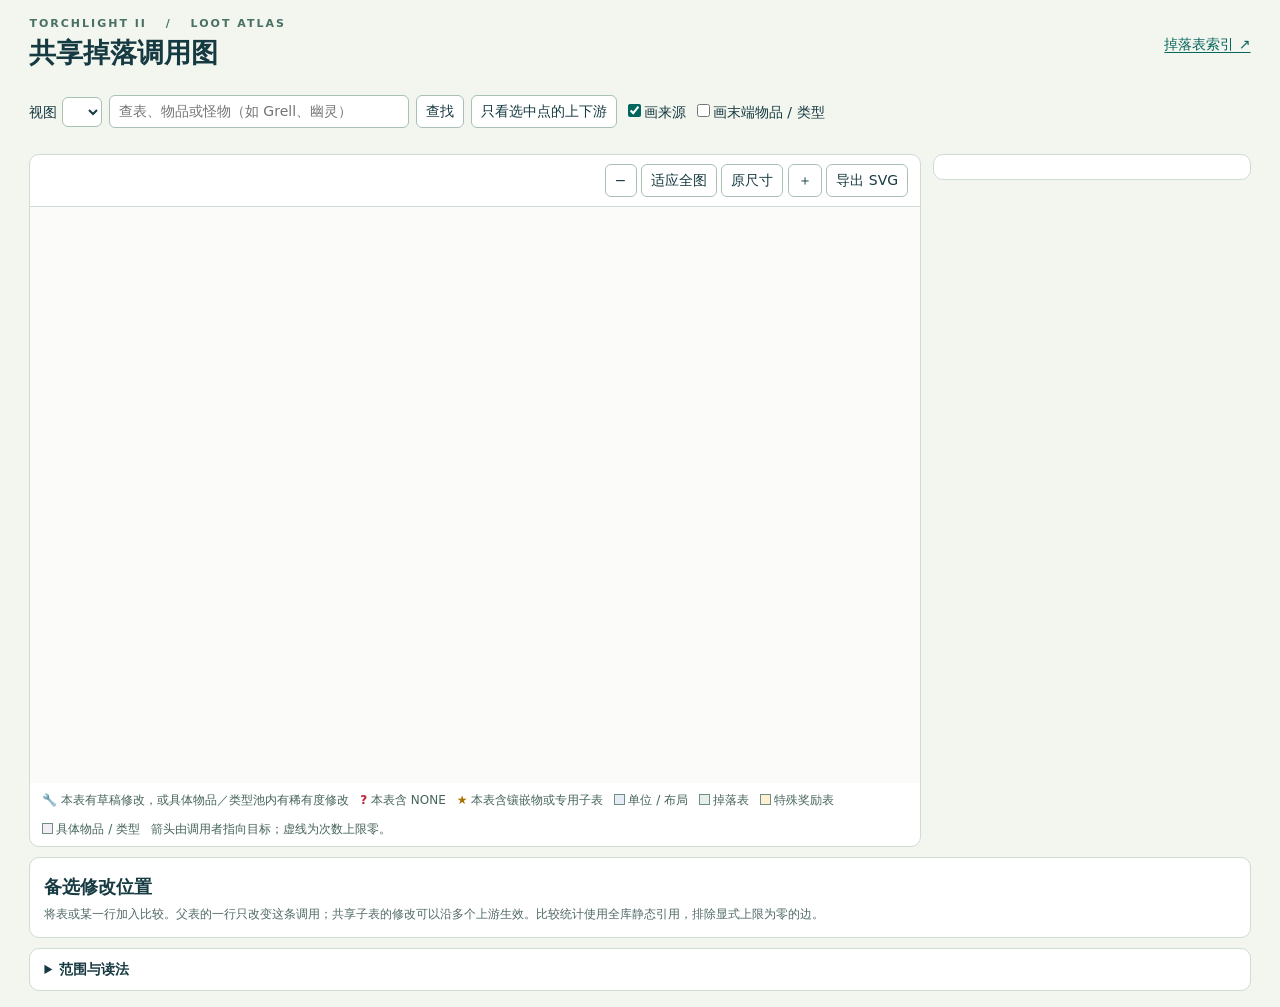
<file: index.html>
<!doctype html>
<html lang="zh-CN"><meta charset="utf-8"><meta name="viewport" content="width=device-width,initial-scale=1"><meta http-equiv="refresh" content="0;url=共享掉落调用图.html"><title>Torchlight II SpawnClass Tool</title><p><a href="共享掉落调用图.html">打开共享掉落调用图</a></p></html>
</file>
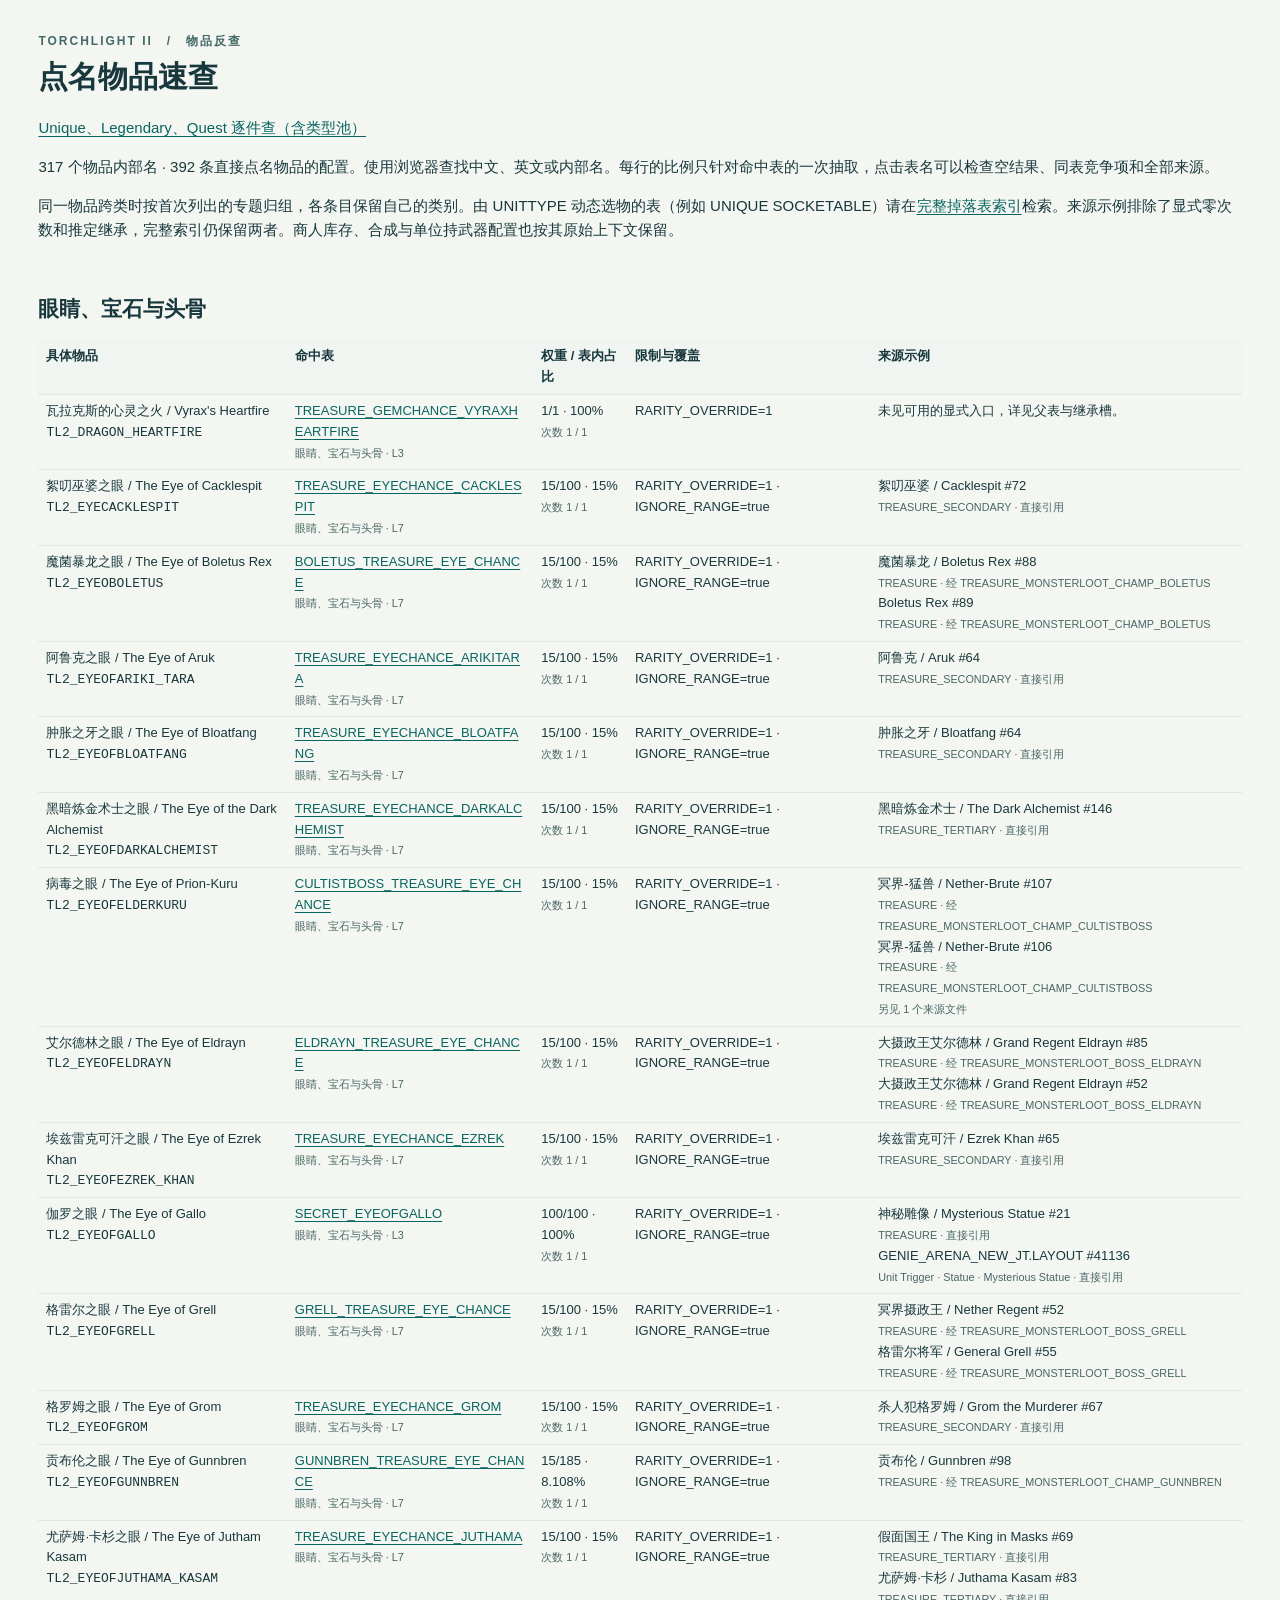
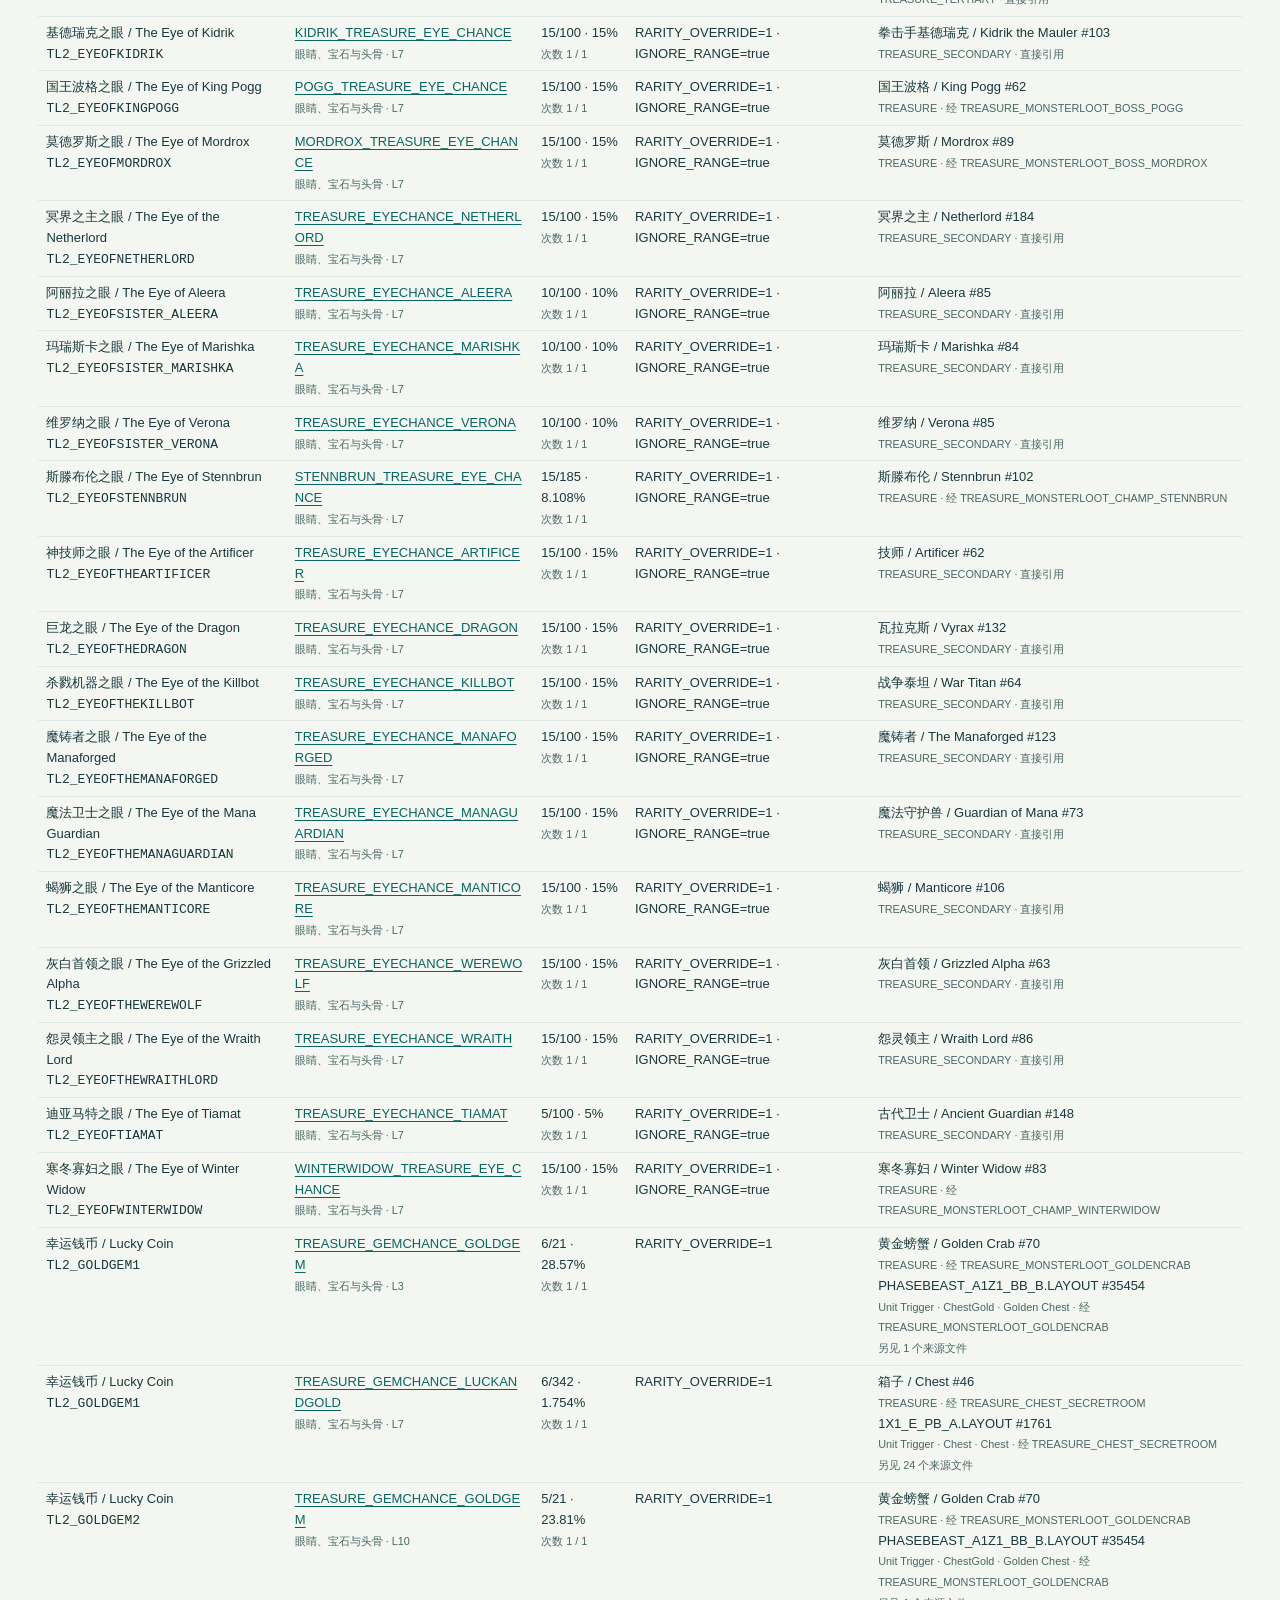
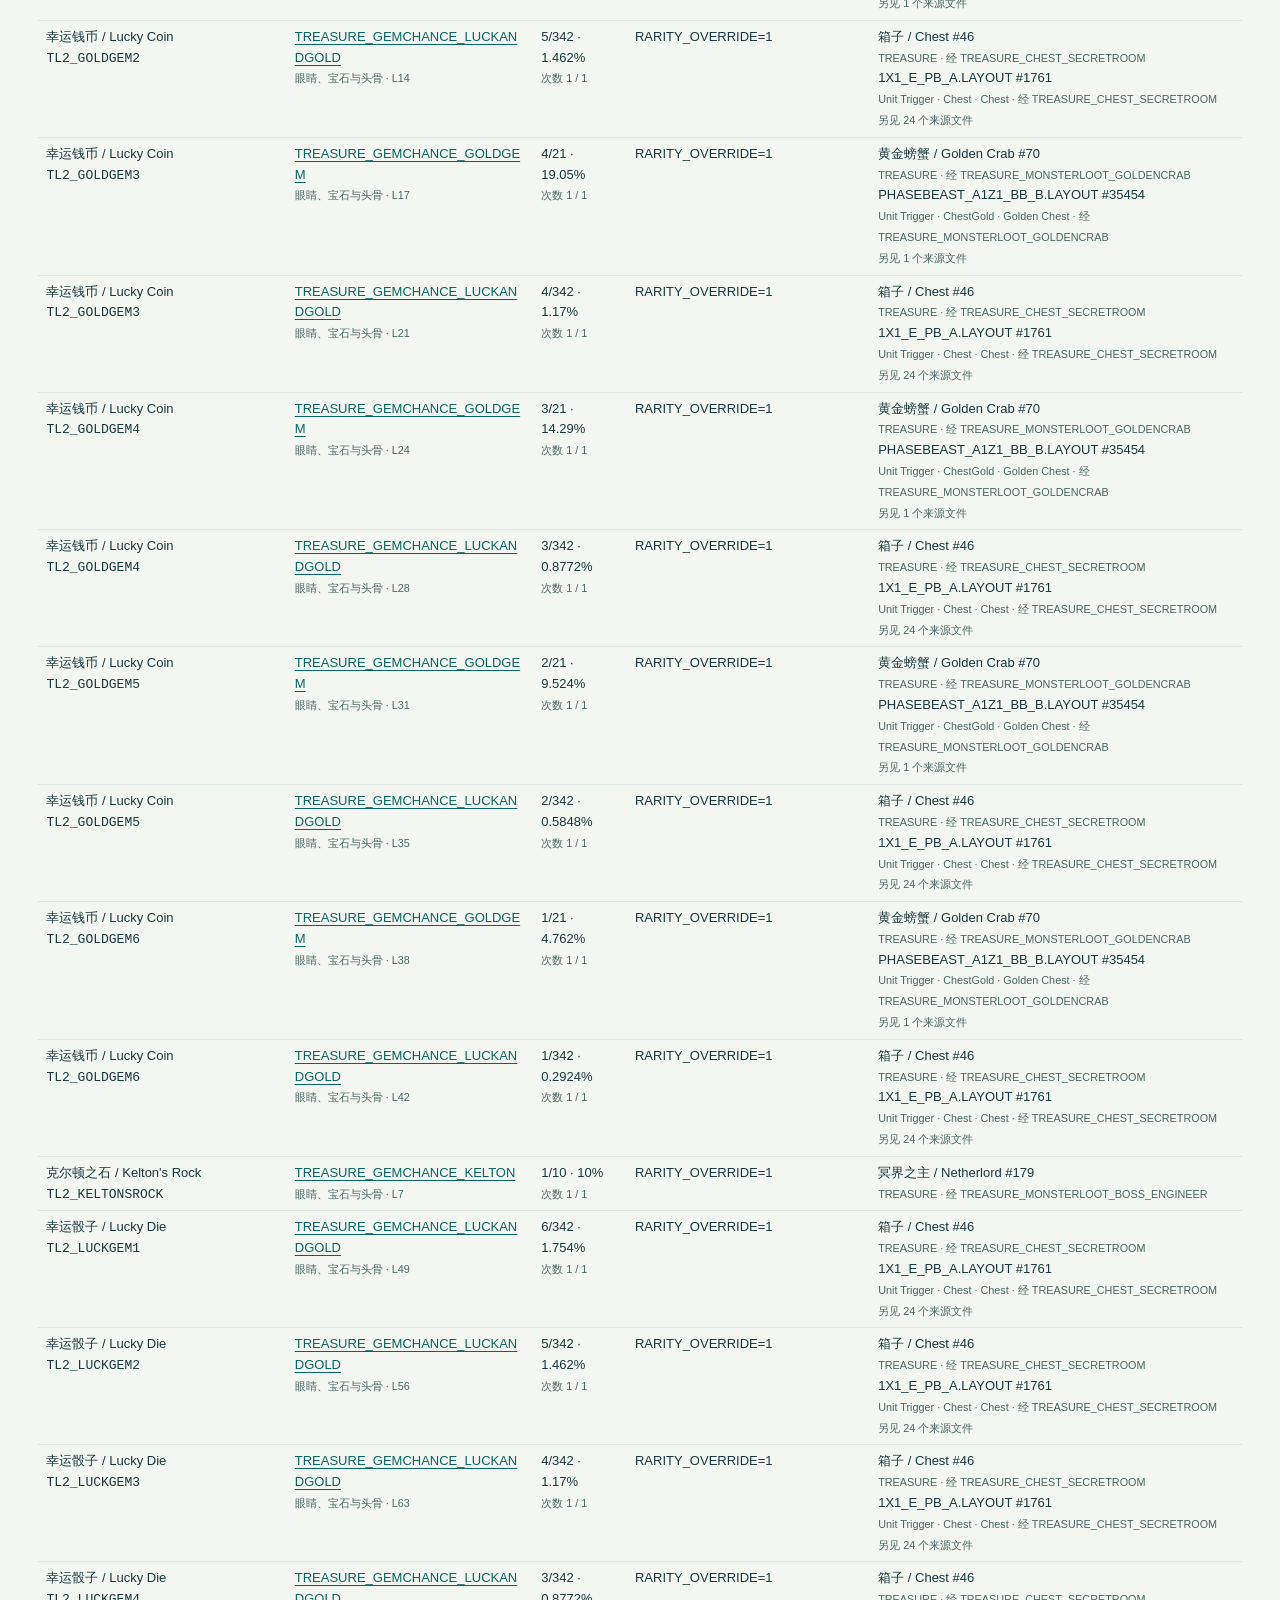
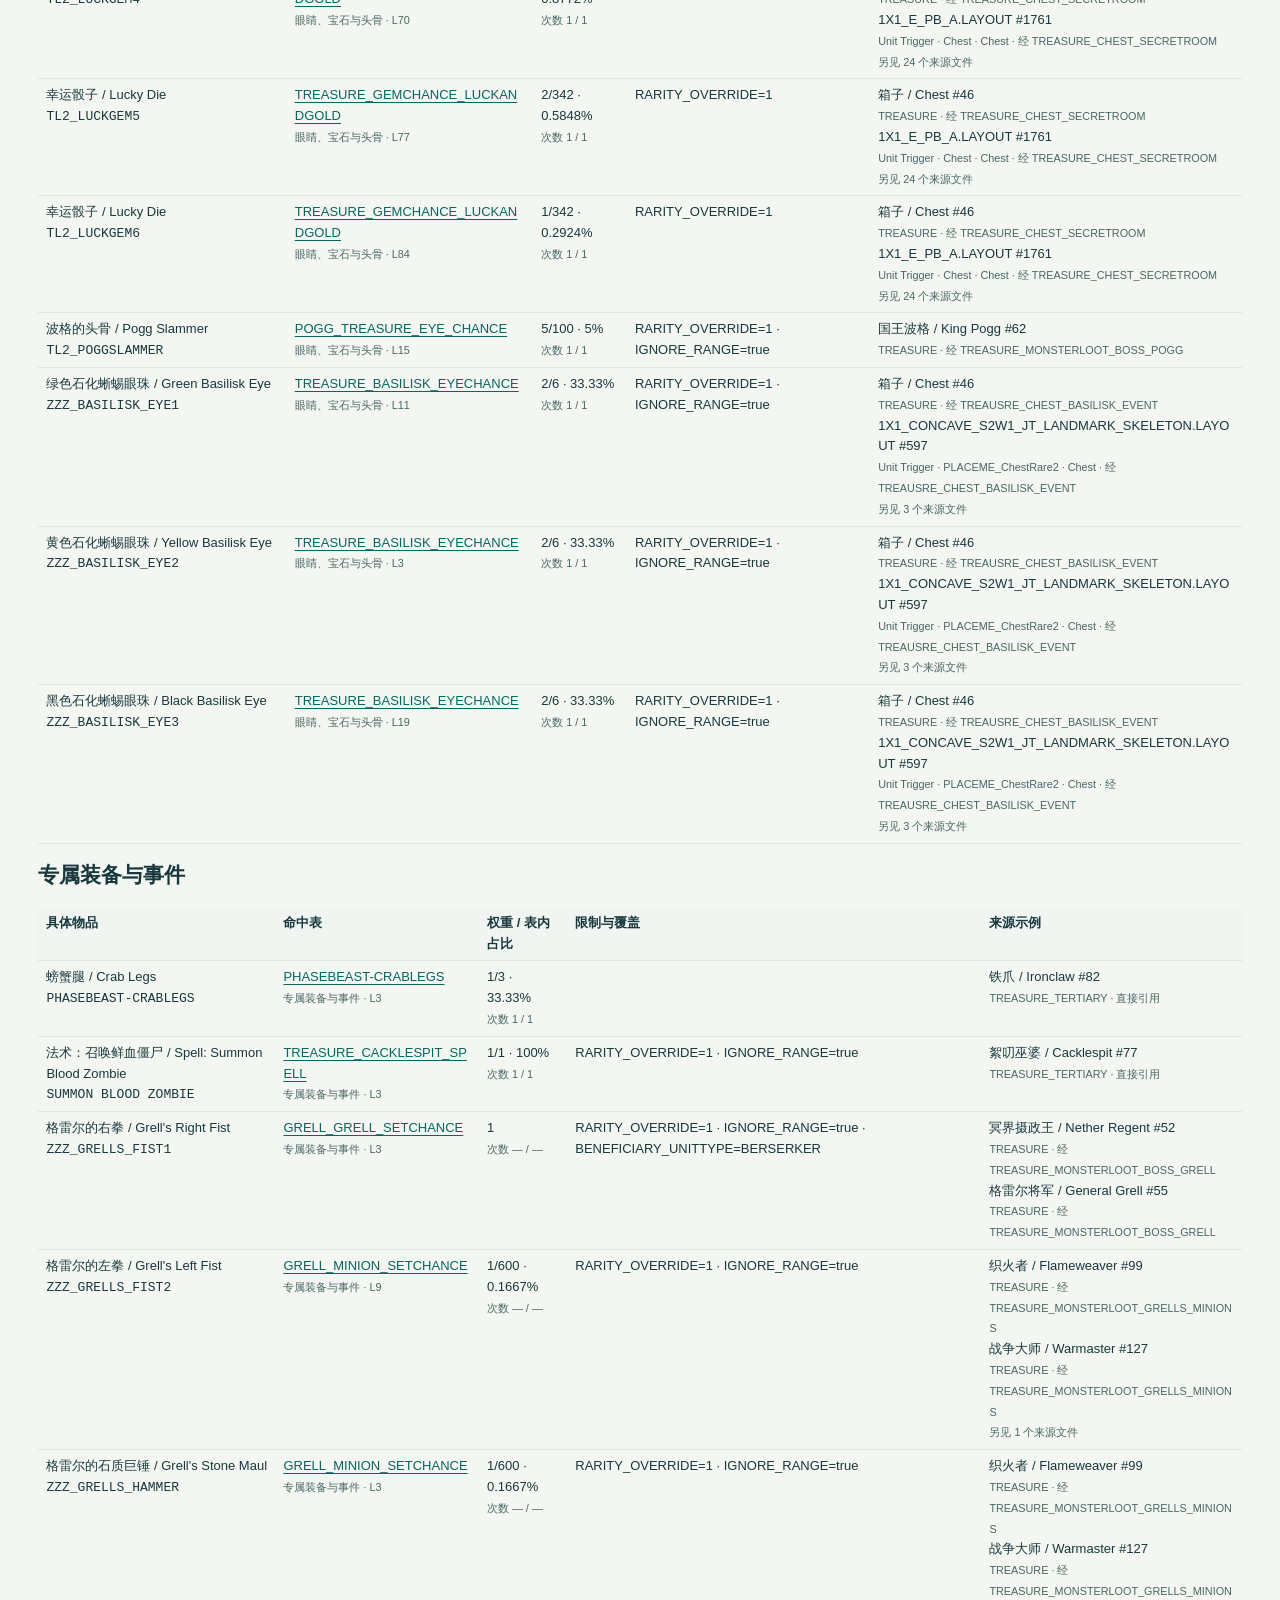
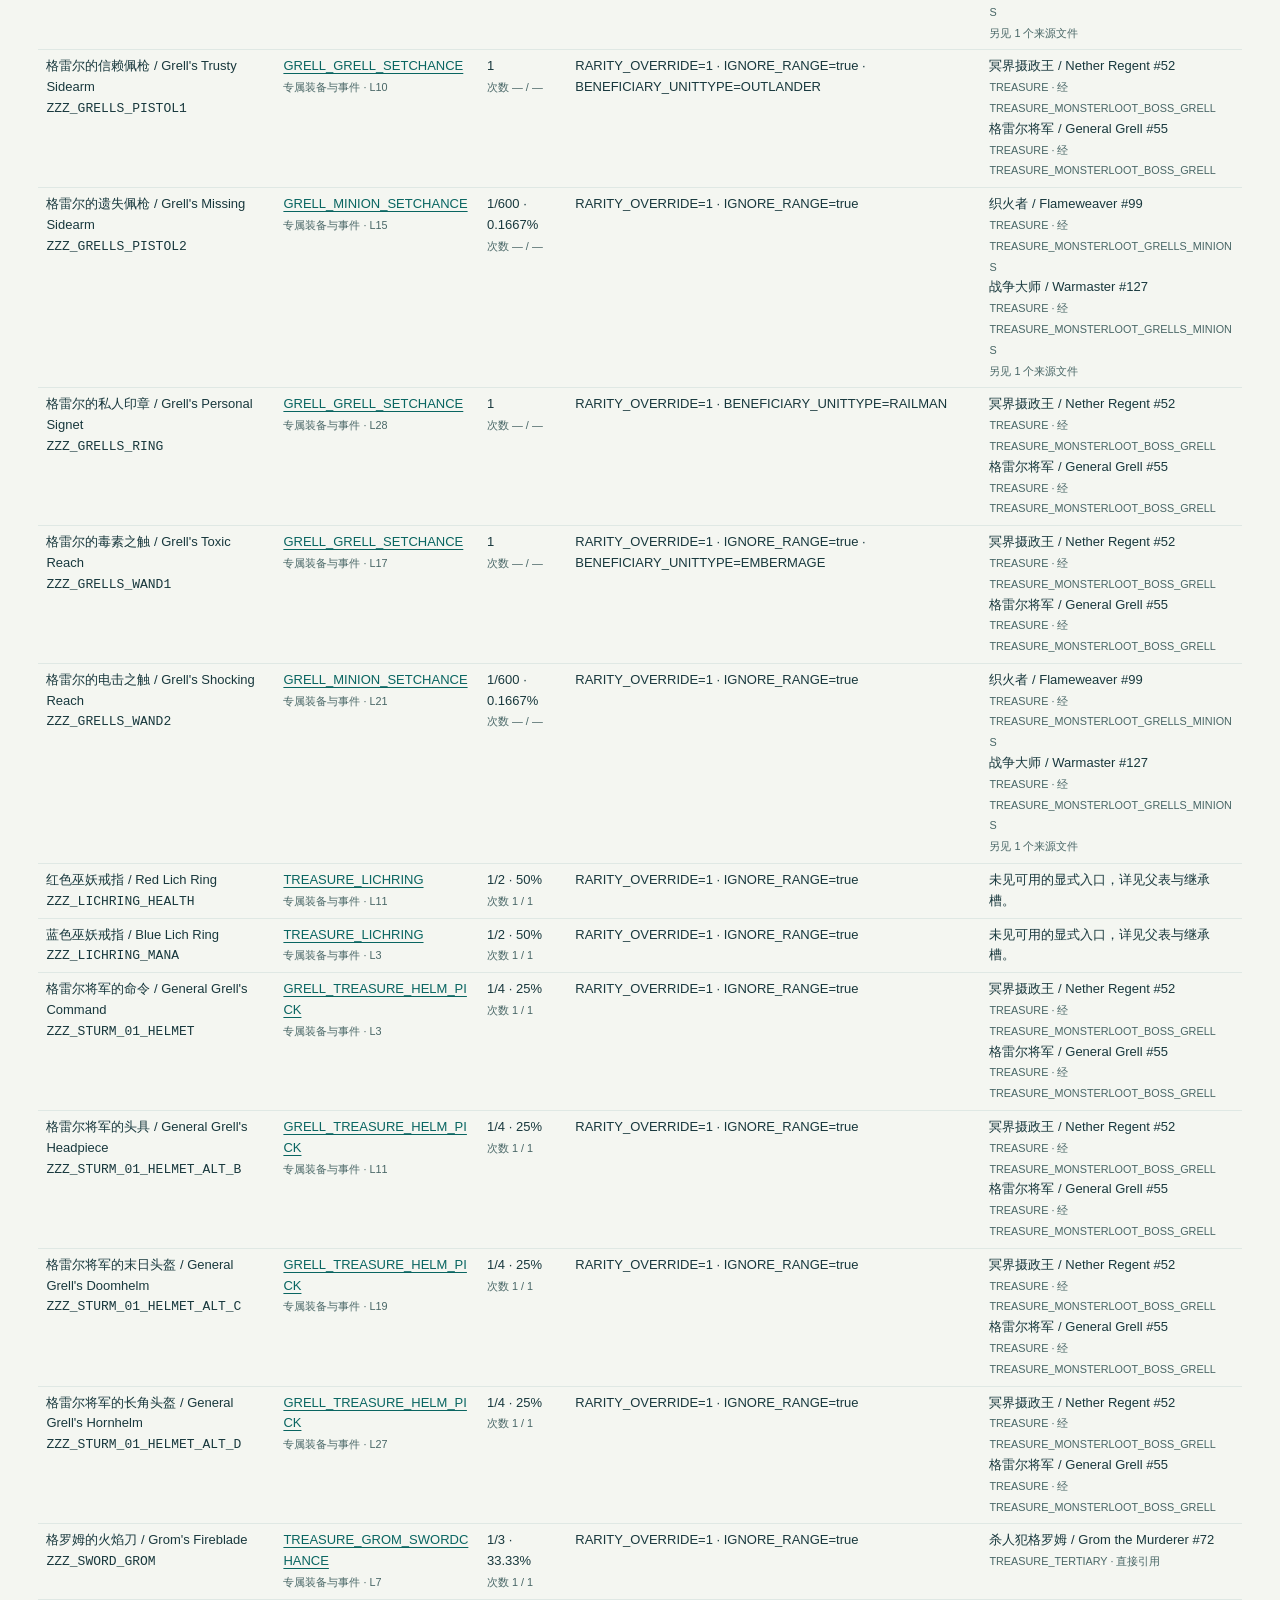
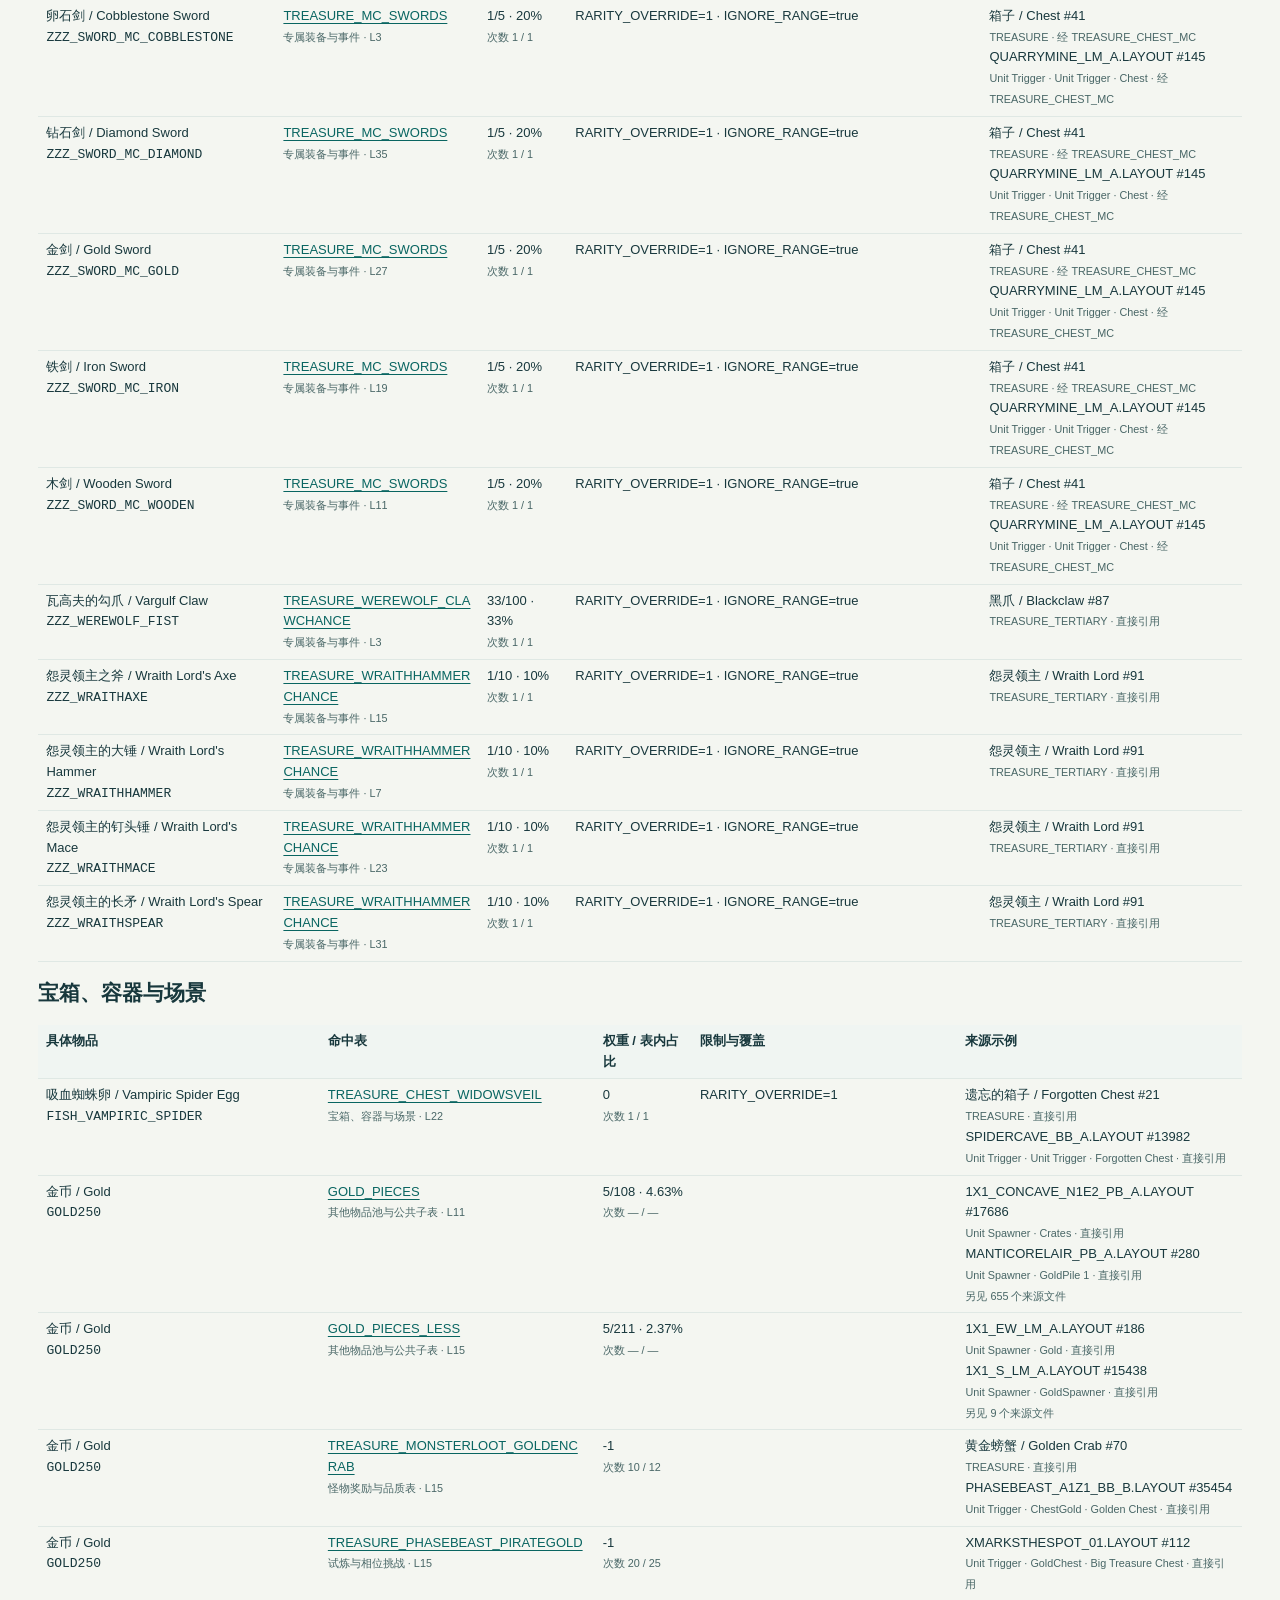
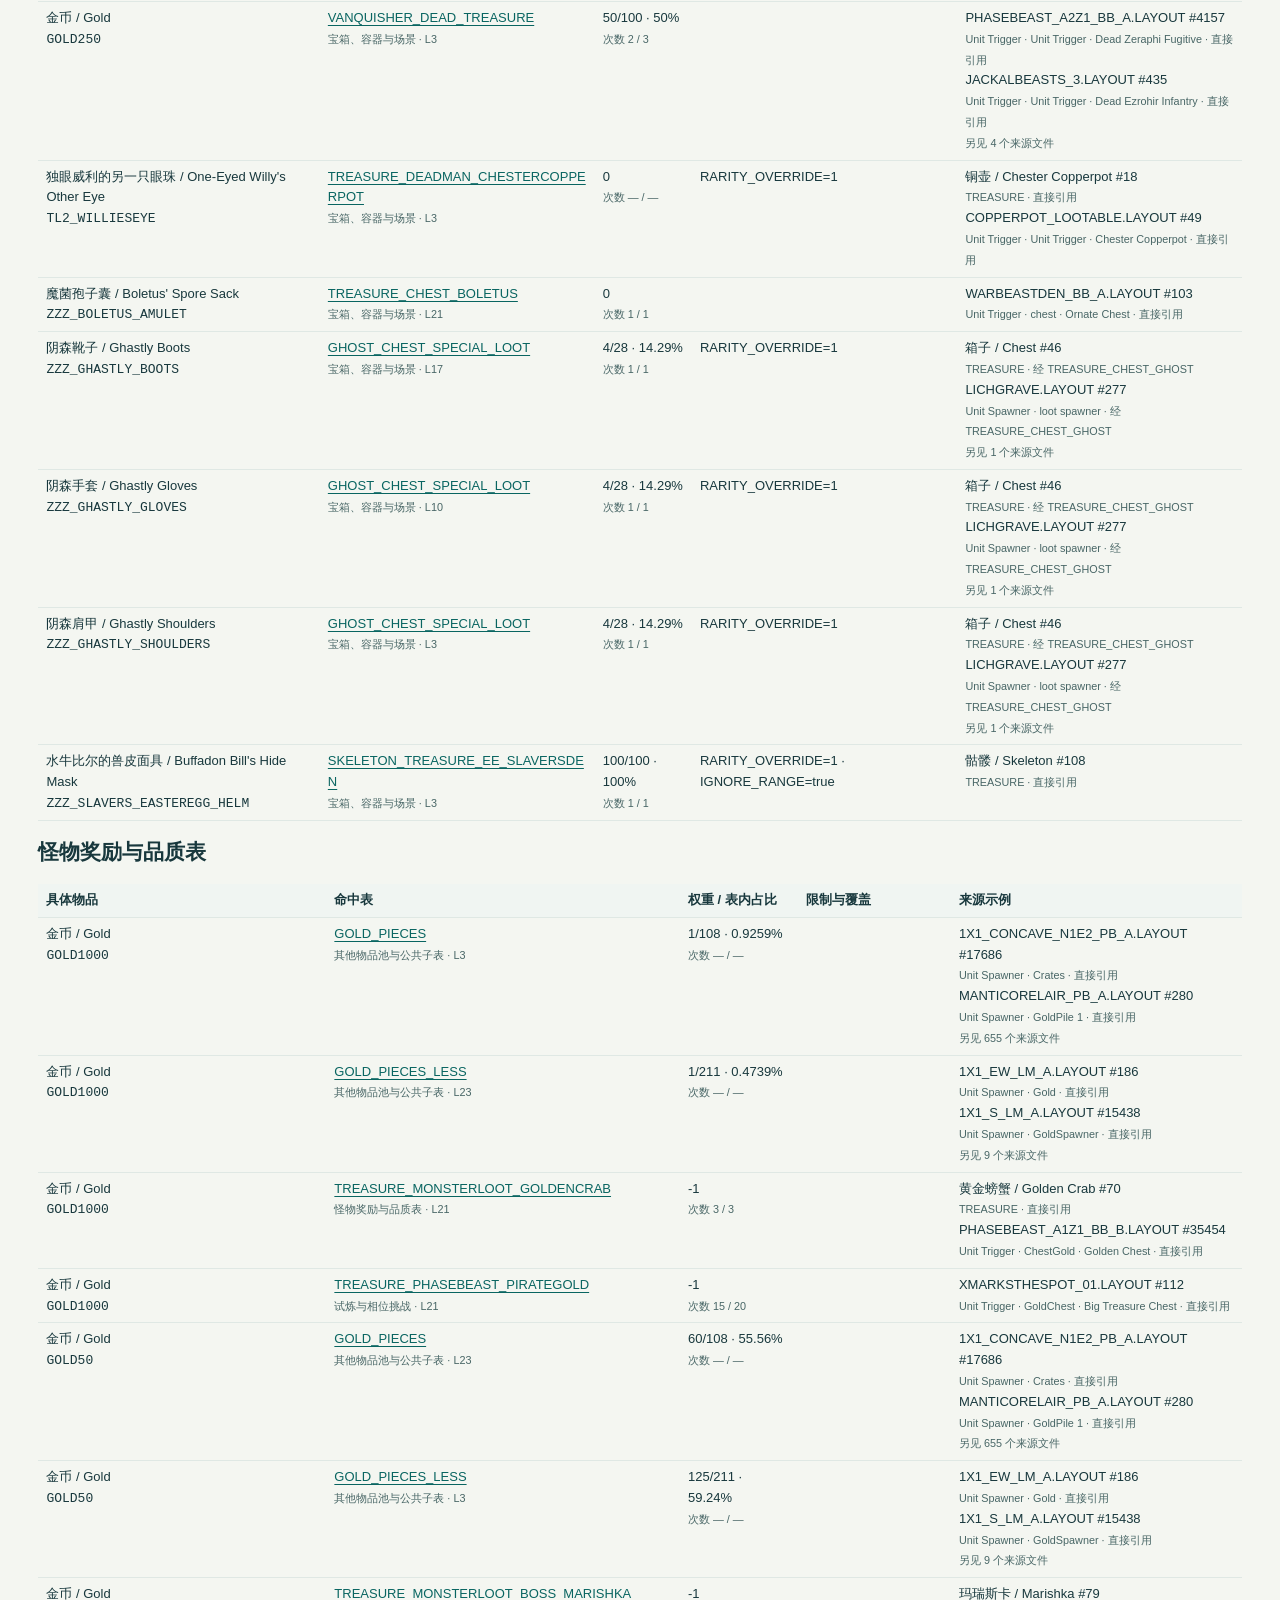
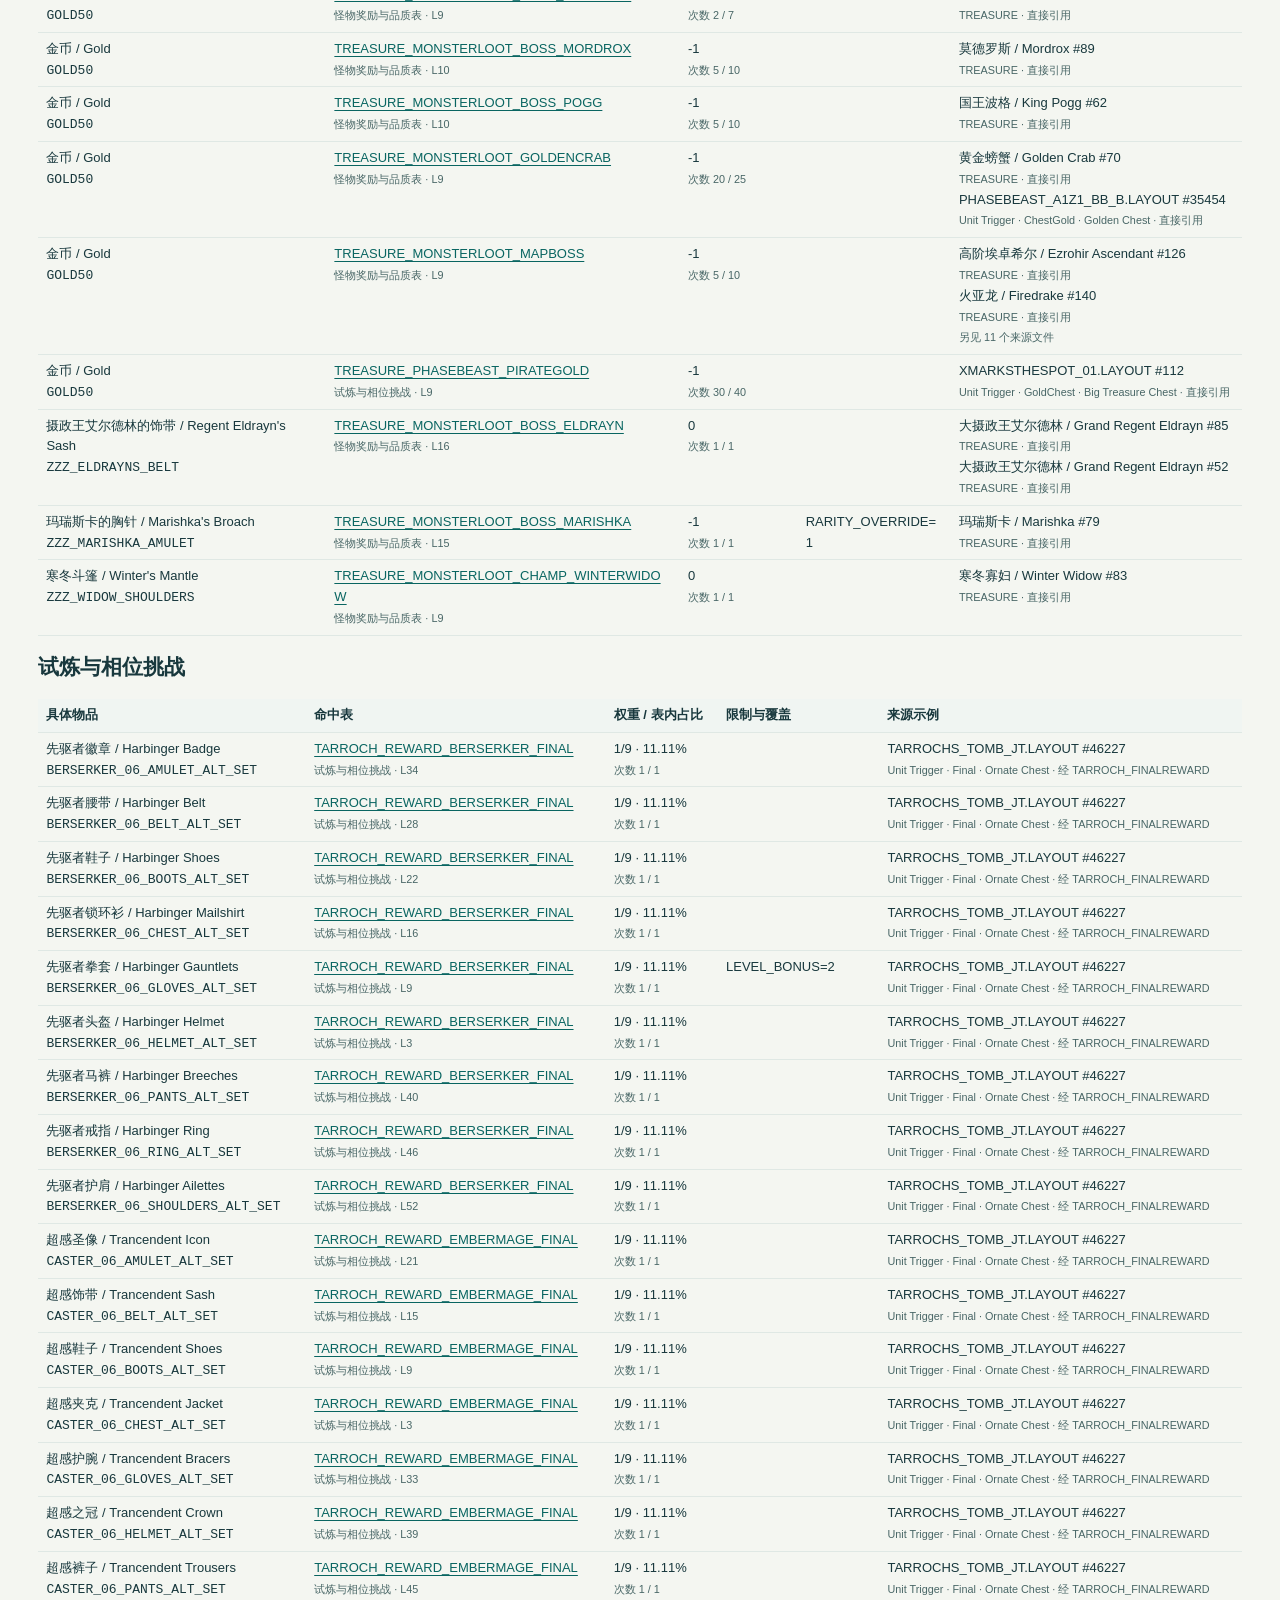
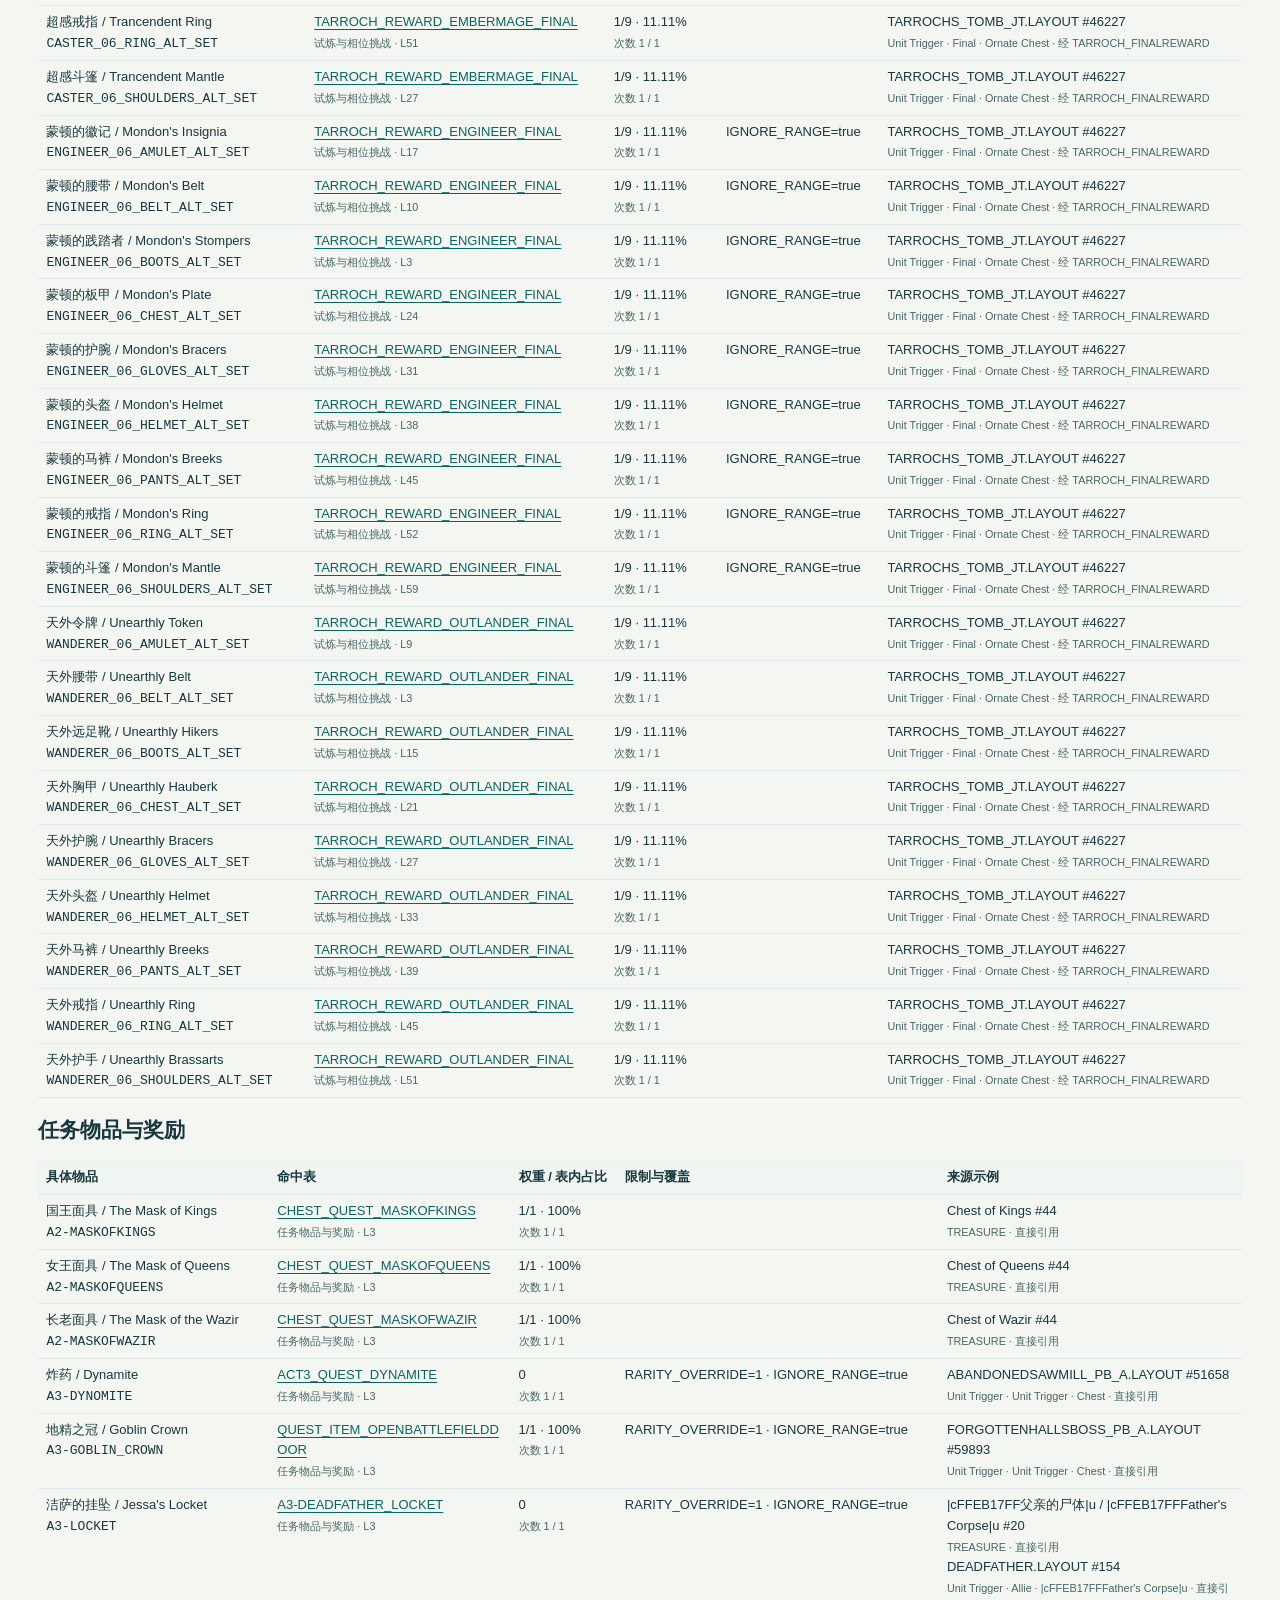
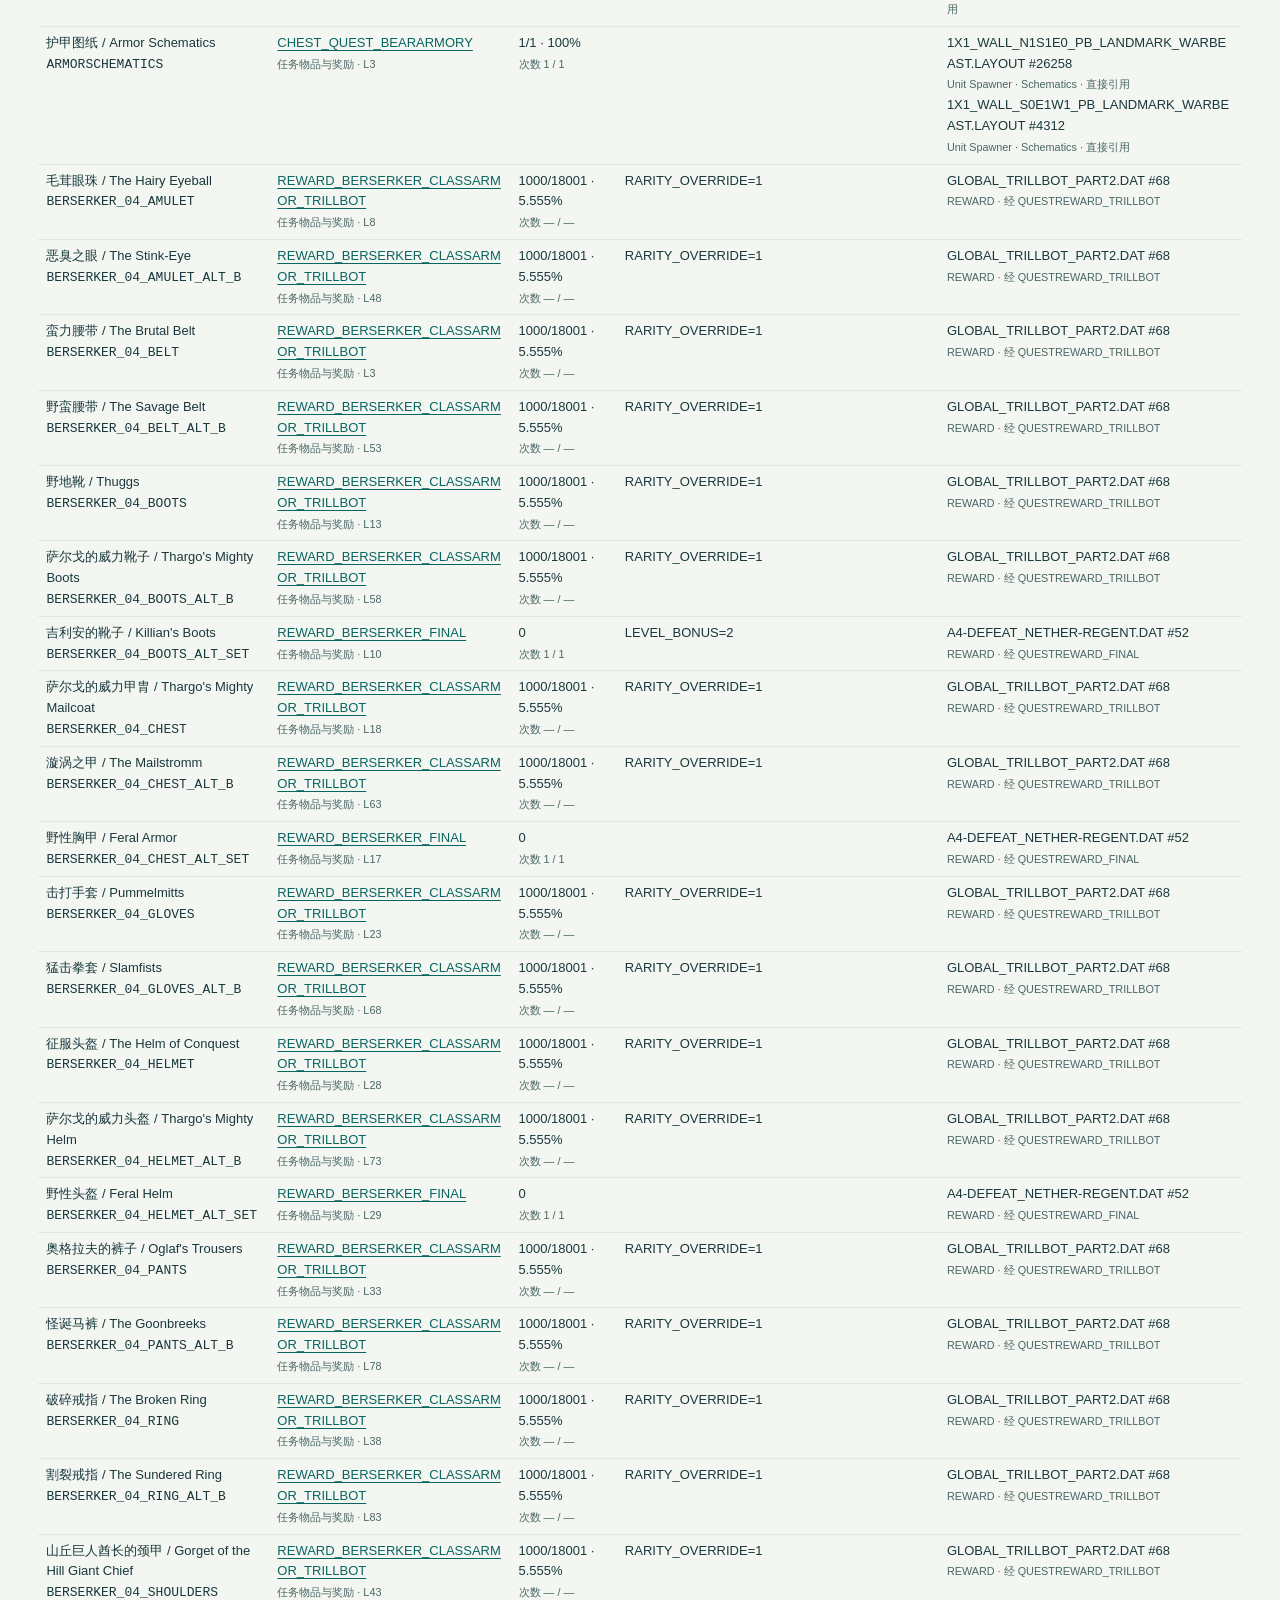
<file: 点名物品速查.html>
<!doctype html><html lang="zh-CN"><meta charset="utf-8"><meta name="viewport" content="width=device-width,initial-scale=1"><title>点名物品速查</title><style>
*{box-sizing:border-box}body{margin:0;background:#f4f6f1;color:#18383d;font:15px/1.6 -apple-system,"PingFang SC","Microsoft YaHei",sans-serif}header,main,footer{max-width:1460px;margin:auto;padding:20px clamp(14px,3vw,46px)}header{padding-top:32px}h1{margin:2px 0}h2,h3{line-height:1.35;overflow-wrap:anywhere}h2{font-size:21px}h3{font-size:16px;margin:22px 0 6px}.ey{letter-spacing:2px;color:#446968;font-size:12px;font-weight:650}.sub,small{color:#486666}a{color:#096561;text-underline-offset:3px}button,select,input{font:inherit;color:inherit;background:white;border:1px solid #9cb3b0;border-radius:6px;padding:6px 10px}button,select,summary{cursor:pointer}button:focus-visible,a:focus-visible,input:focus-visible,summary:focus-visible{outline:3px solid #c47730}main{padding-top:0}.panel,aside,article{background:white;border:1px solid #cfdbd7;border-radius:10px;padding:16px;min-width:0}.panel{margin-bottom:12px}.filters{display:flex;gap:8px;flex-wrap:wrap;margin-top:10px}.filters input{flex:1;min-width:180px}.grid{display:grid;grid-template-columns:minmax(220px,28%) minmax(0,1fr);gap:14px}.list{max-height:77vh;overflow:auto;margin-top:10px}.pick{width:100%;border:0;border-radius:0;border-bottom:1px solid #e2e9e6;padding:7px 6px;text-align:left;display:block;overflow-wrap:anywhere;font-size:13px}.pick[aria-current=true]{background:#dcefe8;color:#154e4a;font-weight:700}.pick:hover{background:#edf5f2}code{font:13px/1.5 ui-monospace,Menlo,monospace;overflow-wrap:anywhere}.scroller{overflow-x:auto}table{border-collapse:collapse;width:100%;font-size:13px}td,th{padding:6px 8px;border-bottom:1px solid #dfe8e4;text-align:left;vertical-align:top}th{background:#f0f5f2}td{overflow-wrap:anywhere}tr.empty{color:#647676}.badge{color:#275c54;background:#e7f2eb;border-radius:4px;padding:2px 5px;font-size:12px}.flow{width:100%;max-width:880px;display:block;margin:10px auto}.note{font-size:13px;margin:8px 0;color:#486666}summary{font-weight:650}.sources li{margin-bottom:7px;overflow-wrap:anywhere}.jumplinks a{display:inline-block;margin-right:15px}footer{font-size:13px}@media(max-width:760px){.grid{grid-template-columns:1fr}.list{max-height:30vh}.panel,article,aside{padding:12px}}
</style><header><div class="ey">TORCHLIGHT II　/　物品反查</div><h1>点名物品速查</h1><p><a href="物品与任务来源.html">Unique、Legendary、Quest 逐件查（含类型池）</a></p><p>317 个物品内部名 · 392 条直接点名物品的配置。使用浏览器查找中文、英文或内部名。每行的比例只针对命中表的一次抽取，点击表名可以检查空结果、同表竞争项和全部来源。</p><p>同一物品跨类时按首次列出的专题归组，各条目保留自己的类别。由 UNITTYPE 动态选物的表（例如 UNIQUE SOCKETABLE）请在<a href="特殊掉落表.html">完整掉落表索引</a>检索。来源示例排除了显式零次数和推定继承，完整索引仍保留两者。商人库存、合成与单位持武器配置也按其原始上下文保留。</p></header><main><h2>眼睛、宝石与头骨</h2><div class="scroller"><table><thead><tr><th>具体物品</th><th>命中表</th><th>权重 / 表内占比</th><th>限制与覆盖</th><th>来源示例</th></tr></thead><tbody><tr><td><span class="source-path" title="UNITS/ITEMS/SOCKETABLES/TL2_DRAGON_HEARTFIRE.DAT">瓦拉克斯的心灵之火 / Vyrax&#x27;s Heartfire</span><br><code>TL2_DRAGON_HEARTFIRE</code></td><td><a href="特殊掉落表.html#TREASURE_GEMCHANCE_VYRAXHEARTFIRE">TREASURE_GEMCHANCE_VYRAXHEARTFIRE</a><br><small>眼睛、宝石与头骨 · L3</small></td><td>1/1 · 100%<br><small>次数 1 / 1</small></td><td>RARITY_OVERRIDE=1</td><td>未见可用的显式入口，详见父表与继承槽。</td></tr><tr><td><span class="source-path" title="UNITS/ITEMS/SOCKETABLES/TL2_EYECACKLESPIT.DAT">絮叨巫婆之眼 / The Eye of Cacklespit</span><br><code>TL2_EYECACKLESPIT</code></td><td><a href="特殊掉落表.html#TREASURE_EYECHANCE_CACKLESPIT">TREASURE_EYECHANCE_CACKLESPIT</a><br><small>眼睛、宝石与头骨 · L7</small></td><td>15/100 · 15%<br><small>次数 1 / 1</small></td><td>RARITY_OVERRIDE=1 · IGNORE_RANGE=true</td><td><span class="source-path" title="UNITS/MONSTERS/WITCH/WITCH_CACKLESPIT.DAT">絮叨巫婆 / Cacklespit</span> #72<br><small>TREASURE_SECONDARY · 直接引用</small></td></tr><tr><td><span class="source-path" title="UNITS/ITEMS/SOCKETABLES/TL2_EYEOBOLETUS.DAT">魔菌暴龙之眼 / The Eye of Boletus Rex</span><br><code>TL2_EYEOBOLETUS</code></td><td><a href="特殊掉落表.html#BOLETUS_TREASURE_EYE_CHANCE">BOLETUS_TREASURE_EYE_CHANCE</a><br><small>眼睛、宝石与头骨 · L7</small></td><td>15/100 · 15%<br><small>次数 1 / 1</small></td><td>RARITY_OVERRIDE=1 · IGNORE_RANGE=true</td><td><span class="source-path" title="UNITS/MONSTERS/FUNGUS/BOSS_FUNGUS.DAT">魔菌暴龙 / Boletus Rex</span> #88<br><small>TREASURE · 经 TREASURE_MONSTERLOOT_CHAMP_BOLETUS</small><br><span class="source-path" title="UNITS/MONSTERS/FUNGUS/FUNGUS_MELEE_BOSS.DAT">Boletus Rex </span> #89<br><small>TREASURE · 经 TREASURE_MONSTERLOOT_CHAMP_BOLETUS</small></td></tr><tr><td><span class="source-path" title="UNITS/ITEMS/SOCKETABLES/TL2_EYEOFARIKI_TARA.DAT">阿鲁克之眼 / The Eye of Aruk</span><br><code>TL2_EYEOFARIKI_TARA</code></td><td><a href="特殊掉落表.html#TREASURE_EYECHANCE_ARIKITARA">TREASURE_EYECHANCE_ARIKITARA</a><br><small>眼睛、宝石与头骨 · L7</small></td><td>15/100 · 15%<br><small>次数 1 / 1</small></td><td>RARITY_OVERRIDE=1 · IGNORE_RANGE=true</td><td><span class="source-path" title="UNITS/MONSTERS/BOSSES/BOSS_TUTARA.DAT">阿鲁克 / Aruk</span> #64<br><small>TREASURE_SECONDARY · 直接引用</small></td></tr><tr><td><span class="source-path" title="UNITS/ITEMS/SOCKETABLES/TL2_EYEOFBLOATFANG.DAT">肿胀之牙之眼 / The Eye of Bloatfang</span><br><code>TL2_EYEOFBLOATFANG</code></td><td><a href="特殊掉落表.html#TREASURE_EYECHANCE_BLOATFANG">TREASURE_EYECHANCE_BLOATFANG</a><br><small>眼睛、宝石与头骨 · L7</small></td><td>15/100 · 15%<br><small>次数 1 / 1</small></td><td>RARITY_OVERRIDE=1 · IGNORE_RANGE=true</td><td><span class="source-path" title="UNITS/MONSTERS/BOSSES/BOSS_BLOATFANG.DAT">肿胀之牙 / Bloatfang</span> #64<br><small>TREASURE_SECONDARY · 直接引用</small></td></tr><tr><td><span class="source-path" title="UNITS/ITEMS/SOCKETABLES/TL2_EYEOFDARKALCHEMIST.DAT">黑暗炼金术士之眼 / The Eye of the Dark Alchemist</span><br><code>TL2_EYEOFDARKALCHEMIST</code></td><td><a href="特殊掉落表.html#TREASURE_EYECHANCE_DARKALCHEMIST">TREASURE_EYECHANCE_DARKALCHEMIST</a><br><small>眼睛、宝石与头骨 · L7</small></td><td>15/100 · 15%<br><small>次数 1 / 1</small></td><td>RARITY_OVERRIDE=1 · IGNORE_RANGE=true</td><td><span class="source-path" title="UNITS/MONSTERS/BOSSES/BOSS_DARK_ALCH.DAT">黑暗炼金术士 / The Dark Alchemist</span> #146<br><small>TREASURE_TERTIARY · 直接引用</small></td></tr><tr><td><span class="source-path" title="UNITS/ITEMS/SOCKETABLES/TL2_EYEOFELDERKURU.DAT">病毒之眼 / The Eye of Prion-Kuru</span><br><code>TL2_EYEOFELDERKURU</code></td><td><a href="特殊掉落表.html#CULTISTBOSS_TREASURE_EYE_CHANCE">CULTISTBOSS_TREASURE_EYE_CHANCE</a><br><small>眼睛、宝石与头骨 · L7</small></td><td>15/100 · 15%<br><small>次数 1 / 1</small></td><td>RARITY_OVERRIDE=1 · IGNORE_RANGE=true</td><td><span class="source-path" title="UNITS/MONSTERS/NETHERIM/NETHERIM_BRUTE_BOSS.DAT">冥界-猛兽 / Nether-Brute</span> #107<br><small>TREASURE · 经 TREASURE_MONSTERLOOT_CHAMP_CULTISTBOSS</small><br><span class="source-path" title="UNITS/MONSTERS/NETHERIM/NETHERIM_BRUTE_BOSS_PHASE.DAT">冥界-猛兽 / Nether-Brute</span> #106<br><small>TREASURE · 经 TREASURE_MONSTERLOOT_CHAMP_CULTISTBOSS</small><br><small>另见 1 个来源文件</small></td></tr><tr><td><span class="source-path" title="UNITS/ITEMS/SOCKETABLES/TL2_EYEOFELDRAYN.DAT">艾尔德林之眼 / The Eye of Eldrayn</span><br><code>TL2_EYEOFELDRAYN</code></td><td><a href="特殊掉落表.html#ELDRAYN_TREASURE_EYE_CHANCE">ELDRAYN_TREASURE_EYE_CHANCE</a><br><small>眼睛、宝石与头骨 · L7</small></td><td>15/100 · 15%<br><small>次数 1 / 1</small></td><td>RARITY_OVERRIDE=1 · IGNORE_RANGE=true</td><td><span class="source-path" title="UNITS/MONSTERS/BANDITS/GRAND_REGENT_ELDRAYN.DAT">大摄政王艾尔德林 / Grand Regent Eldrayn</span> #85<br><small>TREASURE · 经 TREASURE_MONSTERLOOT_BOSS_ELDRAYN</small><br><span class="source-path" title="UNITS/MONSTERS/BOSSES/BOSS_GRAND_REGENT.DAT">大摄政王艾尔德林 / Grand Regent Eldrayn</span> #52<br><small>TREASURE · 经 TREASURE_MONSTERLOOT_BOSS_ELDRAYN</small></td></tr><tr><td><span class="source-path" title="UNITS/ITEMS/SOCKETABLES/TL2_EYEOFEZREK_KHAN.DAT">埃兹雷克可汗之眼 / The Eye of Ezrek Khan</span><br><code>TL2_EYEOFEZREK_KHAN</code></td><td><a href="特殊掉落表.html#TREASURE_EYECHANCE_EZREK">TREASURE_EYECHANCE_EZREK</a><br><small>眼睛、宝石与头骨 · L7</small></td><td>15/100 · 15%<br><small>次数 1 / 1</small></td><td>RARITY_OVERRIDE=1 · IGNORE_RANGE=true</td><td><span class="source-path" title="UNITS/MONSTERS/BOSSES/BOSS_DJINN.DAT">埃兹雷克可汗 / Ezrek Khan</span> #65<br><small>TREASURE_SECONDARY · 直接引用</small></td></tr><tr><td><span class="source-path" title="UNITS/ITEMS/SOCKETABLES/TL2_EYEOFGALLO.DAT">伽罗之眼 / The Eye of Gallo</span><br><code>TL2_EYEOFGALLO</code></td><td><a href="特殊掉落表.html#SECRET_EYEOFGALLO">SECRET_EYEOFGALLO</a><br><small>眼睛、宝石与头骨 · L3</small></td><td>100/100 · 100%<br><small>次数 1 / 1</small></td><td>RARITY_OVERRIDE=1 · IGNORE_RANGE=true</td><td><span class="source-path" title="UNITS/PROPS/LOOTABLES/VAULT/SECRET_EYE_STATUE.DAT">神秘雕像 / Mysterious Statue</span> #21<br><small>TREASURE · 直接引用</small><br><span class="source-path" title="LAYOUTS/VAULT/1X1SINGLE_ROOM_BOSS/GENIE_ARENA_NEW_JT.LAYOUT">GENIE_ARENA_NEW_JT.LAYOUT</span> #41136<br><small>Unit Trigger · Statue · Mysterious Statue · 直接引用</small></td></tr><tr><td><span class="source-path" title="UNITS/ITEMS/SOCKETABLES/TL2_EYEOFGRELL.DAT">格雷尔之眼 / The Eye of Grell</span><br><code>TL2_EYEOFGRELL</code></td><td><a href="特殊掉落表.html#GRELL_TREASURE_EYE_CHANCE">GRELL_TREASURE_EYE_CHANCE</a><br><small>眼睛、宝石与头骨 · L7</small></td><td>15/100 · 15%<br><small>次数 1 / 1</small></td><td>RARITY_OVERRIDE=1 · IGNORE_RANGE=true</td><td><span class="source-path" title="UNITS/MONSTERS/BOSSES/BOSS_NETHER-REGENT.DAT">冥界摄政王 / Nether Regent</span> #52<br><small>TREASURE · 经 TREASURE_MONSTERLOOT_BOSS_GRELL</small><br><span class="source-path" title="UNITS/MONSTERS/BOSSES/BOSS_STURM.DAT">格雷尔将军 / General Grell</span> #55<br><small>TREASURE · 经 TREASURE_MONSTERLOOT_BOSS_GRELL</small></td></tr><tr><td><span class="source-path" title="UNITS/ITEMS/SOCKETABLES/TL2_EYEOFGROM.DAT">格罗姆之眼 / The Eye of Grom</span><br><code>TL2_EYEOFGROM</code></td><td><a href="特殊掉落表.html#TREASURE_EYECHANCE_GROM">TREASURE_EYECHANCE_GROM</a><br><small>眼睛、宝石与头骨 · L7</small></td><td>15/100 · 15%<br><small>次数 1 / 1</small></td><td>RARITY_OVERRIDE=1 · IGNORE_RANGE=true</td><td><span class="source-path" title="UNITS/MONSTERS/SKELETONWARRIOR/SKELETALANCIENT_ARENA.DAT">杀人犯格罗姆 / Grom the Murderer</span> #67<br><small>TREASURE_SECONDARY · 直接引用</small></td></tr><tr><td><span class="source-path" title="UNITS/ITEMS/SOCKETABLES/TL2_EYEOFGUNNBREN.DAT">贡布伦之眼 / The Eye of Gunnbren</span><br><code>TL2_EYEOFGUNNBREN</code></td><td><a href="特殊掉落表.html#GUNNBREN_TREASURE_EYE_CHANCE">GUNNBREN_TREASURE_EYE_CHANCE</a><br><small>眼睛、宝石与头骨 · L7</small></td><td>15/185 · 8.108%<br><small>次数 1 / 1</small></td><td>RARITY_OVERRIDE=1 · IGNORE_RANGE=true</td><td><span class="source-path" title="UNITS/MONSTERS/CORRUPTED_STURMBEORN/C_STURM_MELEE_GUNNBREN_CHAMP.DAT">贡布伦 / Gunnbren</span> #98<br><small>TREASURE · 经 TREASURE_MONSTERLOOT_CHAMP_GUNNBREN</small></td></tr><tr><td><span class="source-path" title="UNITS/ITEMS/SOCKETABLES/TL2_EYEOFJUTHAMA_KASAM.DAT">尤萨姆·卡杉之眼 / The Eye of Jutham Kasam</span><br><code>TL2_EYEOFJUTHAMA_KASAM</code></td><td><a href="特殊掉落表.html#TREASURE_EYECHANCE_JUTHAMA">TREASURE_EYECHANCE_JUTHAMA</a><br><small>眼睛、宝石与头骨 · L7</small></td><td>15/100 · 15%<br><small>次数 1 / 1</small></td><td>RARITY_OVERRIDE=1 · IGNORE_RANGE=true</td><td><span class="source-path" title="UNITS/MONSTERS/BOSSES/BOSS_FACELESS_KING.DAT">假面国王 / The King in Masks</span> #69<br><small>TREASURE_TERTIARY · 直接引用</small><br><span class="source-path" title="UNITS/MONSTERS/EZROHIR/BOSS_EZRO_ELITE.DAT">尤萨姆·卡杉 / Juthama Kasam</span> #83<br><small>TREASURE_TERTIARY · 直接引用</small></td></tr><tr><td><span class="source-path" title="UNITS/ITEMS/SOCKETABLES/TL2_EYEOFKIDRIK.DAT">基德瑞克之眼 / The Eye of Kidrik</span><br><code>TL2_EYEOFKIDRIK</code></td><td><a href="特殊掉落表.html#KIDRIK_TREASURE_EYE_CHANCE">KIDRIK_TREASURE_EYE_CHANCE</a><br><small>眼睛、宝石与头骨 · L7</small></td><td>15/100 · 15%<br><small>次数 1 / 1</small></td><td>RARITY_OVERRIDE=1 · IGNORE_RANGE=true</td><td><span class="source-path" title="UNITS/MONSTERS/BANDITS/BANDIT_CAMPBOSS.DAT">拳击手基德瑞克 / Kidrik the Mauler</span> #103<br><small>TREASURE_SECONDARY · 直接引用</small></td></tr><tr><td><span class="source-path" title="UNITS/ITEMS/SOCKETABLES/TL2_EYEOFKINGPOGG.DAT">国王波格之眼 / The Eye of King Pogg</span><br><code>TL2_EYEOFKINGPOGG</code></td><td><a href="特殊掉落表.html#POGG_TREASURE_EYE_CHANCE">POGG_TREASURE_EYE_CHANCE</a><br><small>眼睛、宝石与头骨 · L7</small></td><td>15/100 · 15%<br><small>次数 1 / 1</small></td><td>RARITY_OVERRIDE=1 · IGNORE_RANGE=true</td><td><span class="source-path" title="UNITS/MONSTERS/TROLL/BOSS_GOBLIN_MINES.DAT">国王波格 / King Pogg</span> #62<br><small>TREASURE · 经 TREASURE_MONSTERLOOT_BOSS_POGG</small></td></tr><tr><td><span class="source-path" title="UNITS/ITEMS/SOCKETABLES/TL2_EYEOFMORDROX.DAT">莫德罗斯之眼 / The Eye of Mordrox</span><br><code>TL2_EYEOFMORDROX</code></td><td><a href="特殊掉落表.html#MORDROX_TREASURE_EYE_CHANCE">MORDROX_TREASURE_EYE_CHANCE</a><br><small>眼睛、宝石与头骨 · L7</small></td><td>15/100 · 15%<br><small>次数 1 / 1</small></td><td>RARITY_OVERRIDE=1 · IGNORE_RANGE=true</td><td><span class="source-path" title="UNITS/MONSTERS/ZOMBIE/ZOMBIE_A1QUEST.DAT">莫德罗斯 / Mordrox</span> #89<br><small>TREASURE · 经 TREASURE_MONSTERLOOT_BOSS_MORDROX</small></td></tr><tr><td><span class="source-path" title="UNITS/ITEMS/SOCKETABLES/TL2_EYEOFNETHERLORD.DAT">冥界之主之眼 / The Eye of the Netherlord</span><br><code>TL2_EYEOFNETHERLORD</code></td><td><a href="特殊掉落表.html#TREASURE_EYECHANCE_NETHERLORD">TREASURE_EYECHANCE_NETHERLORD</a><br><small>眼睛、宝石与头骨 · L7</small></td><td>15/100 · 15%<br><small>次数 1 / 1</small></td><td>RARITY_OVERRIDE=1 · IGNORE_RANGE=true</td><td><span class="source-path" title="UNITS/MONSTERS/BOSSES/BOSS_NETHERIM.DAT">冥界之主 / Netherlord</span> #184<br><small>TREASURE_SECONDARY · 直接引用</small></td></tr><tr><td><span class="source-path" title="UNITS/ITEMS/SOCKETABLES/TL2_EYEOFSISTER_ALEERA.DAT">阿丽拉之眼 / The Eye of Aleera</span><br><code>TL2_EYEOFSISTER_ALEERA</code></td><td><a href="特殊掉落表.html#TREASURE_EYECHANCE_ALEERA">TREASURE_EYECHANCE_ALEERA</a><br><small>眼睛、宝石与头骨 · L7</small></td><td>10/100 · 10%<br><small>次数 1 / 1</small></td><td>RARITY_OVERRIDE=1 · IGNORE_RANGE=true</td><td><span class="source-path" title="UNITS/MONSTERS/BOSSES/BOSS_FURY2.DAT">阿丽拉 / Aleera</span> #85<br><small>TREASURE_SECONDARY · 直接引用</small></td></tr><tr><td><span class="source-path" title="UNITS/ITEMS/SOCKETABLES/TL2_EYEOFSISTER_MARISHKA.DAT">玛瑞斯卡之眼 / The Eye of Marishka</span><br><code>TL2_EYEOFSISTER_MARISHKA</code></td><td><a href="特殊掉落表.html#TREASURE_EYECHANCE_MARISHKA">TREASURE_EYECHANCE_MARISHKA</a><br><small>眼睛、宝石与头骨 · L7</small></td><td>10/100 · 10%<br><small>次数 1 / 1</small></td><td>RARITY_OVERRIDE=1 · IGNORE_RANGE=true</td><td><span class="source-path" title="UNITS/MONSTERS/BOSSES/BOSS_FURY.DAT">玛瑞斯卡 / Marishka</span> #84<br><small>TREASURE_SECONDARY · 直接引用</small></td></tr><tr><td><span class="source-path" title="UNITS/ITEMS/SOCKETABLES/TL2_EYEOFSISTER_VERONA.DAT">维罗纳之眼 / The Eye of Verona</span><br><code>TL2_EYEOFSISTER_VERONA</code></td><td><a href="特殊掉落表.html#TREASURE_EYECHANCE_VERONA">TREASURE_EYECHANCE_VERONA</a><br><small>眼睛、宝石与头骨 · L7</small></td><td>10/100 · 10%<br><small>次数 1 / 1</small></td><td>RARITY_OVERRIDE=1 · IGNORE_RANGE=true</td><td><span class="source-path" title="UNITS/MONSTERS/BOSSES/BOSS_FURY3.DAT">维罗纳 / Verona</span> #85<br><small>TREASURE_SECONDARY · 直接引用</small></td></tr><tr><td><span class="source-path" title="UNITS/ITEMS/SOCKETABLES/TL2_EYEOFSTENNBRUN.DAT">斯滕布伦之眼 / The Eye of Stennbrun</span><br><code>TL2_EYEOFSTENNBRUN</code></td><td><a href="特殊掉落表.html#STENNBRUN_TREASURE_EYE_CHANCE">STENNBRUN_TREASURE_EYE_CHANCE</a><br><small>眼睛、宝石与头骨 · L7</small></td><td>15/185 · 8.108%<br><small>次数 1 / 1</small></td><td>RARITY_OVERRIDE=1 · IGNORE_RANGE=true</td><td><span class="source-path" title="UNITS/MONSTERS/CORRUPTED_STURMBEORN/C_STURM_MELEE_STENNBRUM_CHAMP.DAT">斯滕布伦 / Stennbrun</span> #102<br><small>TREASURE · 经 TREASURE_MONSTERLOOT_CHAMP_STENNBRUN</small></td></tr><tr><td><span class="source-path" title="UNITS/ITEMS/SOCKETABLES/TL2_EYEOFTHEARTIFICER.DAT">神技师之眼 / The Eye of the Artificer</span><br><code>TL2_EYEOFTHEARTIFICER</code></td><td><a href="特殊掉落表.html#TREASURE_EYECHANCE_ARTIFICER">TREASURE_EYECHANCE_ARTIFICER</a><br><small>眼睛、宝石与头骨 · L7</small></td><td>15/100 · 15%<br><small>次数 1 / 1</small></td><td>RARITY_OVERRIDE=1 · IGNORE_RANGE=true</td><td><span class="source-path" title="UNITS/MONSTERS/BOSSES/BOSS_ARTIFICER.DAT">技师 / Artificer</span> #62<br><small>TREASURE_SECONDARY · 直接引用</small></td></tr><tr><td><span class="source-path" title="UNITS/ITEMS/SOCKETABLES/TL2_EYEOFTHEKILLBOT.DAT">巨龙之眼 / The Eye of the Dragon</span><br><code>TL2_EYEOFTHEDRAGON</code></td><td><a href="特殊掉落表.html#TREASURE_EYECHANCE_DRAGON">TREASURE_EYECHANCE_DRAGON</a><br><small>眼睛、宝石与头骨 · L7</small></td><td>15/100 · 15%<br><small>次数 1 / 1</small></td><td>RARITY_OVERRIDE=1 · IGNORE_RANGE=true</td><td><span class="source-path" title="UNITS/MONSTERS/BOSSES/BOSS_DRAGON.DAT">瓦拉克斯 / Vyrax</span> #132<br><small>TREASURE_SECONDARY · 直接引用</small></td></tr><tr><td><span class="source-path" title="UNITS/ITEMS/SOCKETABLES/TL2_EYEOFTHEDRAGON.DAT">杀戮机器之眼 / The Eye of the Killbot</span><br><code>TL2_EYEOFTHEKILLBOT</code></td><td><a href="特殊掉落表.html#TREASURE_EYECHANCE_KILLBOT">TREASURE_EYECHANCE_KILLBOT</a><br><small>眼睛、宝石与头骨 · L7</small></td><td>15/100 · 15%<br><small>次数 1 / 1</small></td><td>RARITY_OVERRIDE=1 · IGNORE_RANGE=true</td><td><span class="source-path" title="UNITS/MONSTERS/BOSSES/BOSS_ROBOT.DAT">战争泰坦 / War Titan</span> #64<br><small>TREASURE_SECONDARY · 直接引用</small></td></tr><tr><td><span class="source-path" title="UNITS/ITEMS/SOCKETABLES/TL2_EYEOFTHEMANAFORGED.DAT">魔铸者之眼 / The Eye of the Manaforged</span><br><code>TL2_EYEOFTHEMANAFORGED</code></td><td><a href="特殊掉落表.html#TREASURE_EYECHANCE_MANAFORGED">TREASURE_EYECHANCE_MANAFORGED</a><br><small>眼睛、宝石与头骨 · L7</small></td><td>15/100 · 15%<br><small>次数 1 / 1</small></td><td>RARITY_OVERRIDE=1 · IGNORE_RANGE=true</td><td><span class="source-path" title="UNITS/MONSTERS/BONE_GOLEM/BONE_GOLEM_MANABOSS.DAT">魔铸者 / The Manaforged</span> #123<br><small>TREASURE_SECONDARY · 直接引用</small></td></tr><tr><td><span class="source-path" title="UNITS/ITEMS/SOCKETABLES/TL2_EYEOFTHEMANAGUARDIAN.DAT">魔法卫士之眼 / The Eye of the Mana Guardian</span><br><code>TL2_EYEOFTHEMANAGUARDIAN</code></td><td><a href="特殊掉落表.html#TREASURE_EYECHANCE_MANAGUARDIAN">TREASURE_EYECHANCE_MANAGUARDIAN</a><br><small>眼睛、宝石与头骨 · L7</small></td><td>15/100 · 15%<br><small>次数 1 / 1</small></td><td>RARITY_OVERRIDE=1 · IGNORE_RANGE=true</td><td><span class="source-path" title="UNITS/MONSTERS/BOSSES/BOSS_GUARDIAN_MANA.DAT">魔法守护兽 / Guardian of Mana</span> #73<br><small>TREASURE_SECONDARY · 直接引用</small></td></tr><tr><td><span class="source-path" title="UNITS/ITEMS/SOCKETABLES/TL2_EYEOFTHEMANTICORE.DAT">蝎狮之眼 / The Eye of the Manticore</span><br><code>TL2_EYEOFTHEMANTICORE</code></td><td><a href="特殊掉落表.html#TREASURE_EYECHANCE_MANTICORE">TREASURE_EYECHANCE_MANTICORE</a><br><small>眼睛、宝石与头骨 · L7</small></td><td>15/100 · 15%<br><small>次数 1 / 1</small></td><td>RARITY_OVERRIDE=1 · IGNORE_RANGE=true</td><td><span class="source-path" title="UNITS/MONSTERS/MANTICORE/BOSS_MANTICORE.DAT">蝎狮 / Manticore</span> #106<br><small>TREASURE_SECONDARY · 直接引用</small></td></tr><tr><td><span class="source-path" title="UNITS/ITEMS/SOCKETABLES/TL2_EYEOFTHEWEREWOLF.DAT">灰白首领之眼 / The Eye of the Grizzled Alpha</span><br><code>TL2_EYEOFTHEWEREWOLF</code></td><td><a href="特殊掉落表.html#TREASURE_EYECHANCE_WEREWOLF">TREASURE_EYECHANCE_WEREWOLF</a><br><small>眼睛、宝石与头骨 · L7</small></td><td>15/100 · 15%<br><small>次数 1 / 1</small></td><td>RARITY_OVERRIDE=1 · IGNORE_RANGE=true</td><td><span class="source-path" title="UNITS/MONSTERS/WEREWOLF/BOSS_WEREWOLF.DAT">灰白首领 / Grizzled Alpha</span> #63<br><small>TREASURE_SECONDARY · 直接引用</small></td></tr><tr><td><span class="source-path" title="UNITS/ITEMS/SOCKETABLES/TL2_EYEOFTHEWRAITHLORD.DAT">怨灵领主之眼 / The Eye of the Wraith Lord</span><br><code>TL2_EYEOFTHEWRAITHLORD</code></td><td><a href="特殊掉落表.html#TREASURE_EYECHANCE_WRAITH">TREASURE_EYECHANCE_WRAITH</a><br><small>眼睛、宝石与头骨 · L7</small></td><td>15/100 · 15%<br><small>次数 1 / 1</small></td><td>RARITY_OVERRIDE=1 · IGNORE_RANGE=true</td><td><span class="source-path" title="UNITS/MONSTERS/BOSSES/BOSS_WRAITH.DAT">怨灵领主 / Wraith Lord</span> #86<br><small>TREASURE_SECONDARY · 直接引用</small></td></tr><tr><td><span class="source-path" title="UNITS/ITEMS/SOCKETABLES/TL2_EYEOFTIAMAT.DAT">迪亚马特之眼 / The Eye of Tiamat</span><br><code>TL2_EYEOFTIAMAT</code></td><td><a href="特殊掉落表.html#TREASURE_EYECHANCE_TIAMAT">TREASURE_EYECHANCE_TIAMAT</a><br><small>眼睛、宝石与头骨 · L7</small></td><td>5/100 · 5%<br><small>次数 1 / 1</small></td><td>RARITY_OVERRIDE=1 · IGNORE_RANGE=true</td><td><span class="source-path" title="UNITS/MONSTERS/SKELETONWARRIOR/BOSS_MAP_ANCIENT_GUARDIAN.DAT">古代卫士 / Ancient Guardian</span> #148<br><small>TREASURE_SECONDARY · 直接引用</small></td></tr><tr><td><span class="source-path" title="UNITS/ITEMS/SOCKETABLES/TL2_EYEOFWINTERWIDOW.DAT">寒冬寡妇之眼 / The Eye of Winter Widow</span><br><code>TL2_EYEOFWINTERWIDOW</code></td><td><a href="特殊掉落表.html#WINTERWIDOW_TREASURE_EYE_CHANCE">WINTERWIDOW_TREASURE_EYE_CHANCE</a><br><small>眼睛、宝石与头骨 · L7</small></td><td>15/100 · 15%<br><small>次数 1 / 1</small></td><td>RARITY_OVERRIDE=1 · IGNORE_RANGE=true</td><td><span class="source-path" title="UNITS/MONSTERS/SPIDER/BOSS_SPIDER_CAVE.DAT">寒冬寡妇 / Winter Widow</span> #83<br><small>TREASURE · 经 TREASURE_MONSTERLOOT_CHAMP_WINTERWIDOW</small></td></tr><tr><td><span class="source-path" title="UNITS/ITEMS/SOCKETABLES/TL2_GOLDGEM1.DAT">幸运钱币 / Lucky Coin</span><br><code>TL2_GOLDGEM1</code></td><td><a href="特殊掉落表.html#TREASURE_GEMCHANCE_GOLDGEM">TREASURE_GEMCHANCE_GOLDGEM</a><br><small>眼睛、宝石与头骨 · L3</small></td><td>6/21 · 28.57%<br><small>次数 1 / 1</small></td><td>RARITY_OVERRIDE=1</td><td><span class="source-path" title="UNITS/MONSTERS/CRAB/CRAB_GOLD.DAT">黄金螃蟹 / Golden Crab</span> #70<br><small>TREASURE · 经 TREASURE_MONSTERLOOT_GOLDENCRAB</small><br><span class="source-path" title="LAYOUTS/PHASE_BEAST_ROOMS/ACT1Z1/PHASEBEAST_A1Z1_BB_B.LAYOUT">PHASEBEAST_A1Z1_BB_B.LAYOUT</span> #35454<br><small>Unit Trigger · ChestGold · Golden Chest · 经 TREASURE_MONSTERLOOT_GOLDENCRAB</small><br><small>另见 1 个来源文件</small></td></tr><tr><td><span class="source-path" title="UNITS/ITEMS/SOCKETABLES/TL2_GOLDGEM1.DAT">幸运钱币 / Lucky Coin</span><br><code>TL2_GOLDGEM1</code></td><td><a href="特殊掉落表.html#TREASURE_GEMCHANCE_LUCKANDGOLD">TREASURE_GEMCHANCE_LUCKANDGOLD</a><br><small>眼睛、宝石与头骨 · L7</small></td><td>6/342 · 1.754%<br><small>次数 1 / 1</small></td><td>RARITY_OVERRIDE=1</td><td><span class="source-path" title="UNITS/PROPS/LOOTABLES/GENERIC/CHEST_SECRETROOM.DAT">箱子 / Chest</span> #46<br><small>TREASURE · 经 TREASURE_CHEST_SECRETROOM</small><br><span class="source-path" title="LAYOUTS/CATACOMB/1X1E/1X1_E_PB_A.LAYOUT">1X1_E_PB_A.LAYOUT</span> #1761<br><small>Unit Trigger · Chest · Chest · 经 TREASURE_CHEST_SECRETROOM</small><br><small>另见 24 个来源文件</small></td></tr><tr><td><span class="source-path" title="UNITS/ITEMS/SOCKETABLES/TL2_GOLDGEM2.DAT">幸运钱币 / Lucky Coin</span><br><code>TL2_GOLDGEM2</code></td><td><a href="特殊掉落表.html#TREASURE_GEMCHANCE_GOLDGEM">TREASURE_GEMCHANCE_GOLDGEM</a><br><small>眼睛、宝石与头骨 · L10</small></td><td>5/21 · 23.81%<br><small>次数 1 / 1</small></td><td>RARITY_OVERRIDE=1</td><td><span class="source-path" title="UNITS/MONSTERS/CRAB/CRAB_GOLD.DAT">黄金螃蟹 / Golden Crab</span> #70<br><small>TREASURE · 经 TREASURE_MONSTERLOOT_GOLDENCRAB</small><br><span class="source-path" title="LAYOUTS/PHASE_BEAST_ROOMS/ACT1Z1/PHASEBEAST_A1Z1_BB_B.LAYOUT">PHASEBEAST_A1Z1_BB_B.LAYOUT</span> #35454<br><small>Unit Trigger · ChestGold · Golden Chest · 经 TREASURE_MONSTERLOOT_GOLDENCRAB</small><br><small>另见 1 个来源文件</small></td></tr><tr><td><span class="source-path" title="UNITS/ITEMS/SOCKETABLES/TL2_GOLDGEM2.DAT">幸运钱币 / Lucky Coin</span><br><code>TL2_GOLDGEM2</code></td><td><a href="特殊掉落表.html#TREASURE_GEMCHANCE_LUCKANDGOLD">TREASURE_GEMCHANCE_LUCKANDGOLD</a><br><small>眼睛、宝石与头骨 · L14</small></td><td>5/342 · 1.462%<br><small>次数 1 / 1</small></td><td>RARITY_OVERRIDE=1</td><td><span class="source-path" title="UNITS/PROPS/LOOTABLES/GENERIC/CHEST_SECRETROOM.DAT">箱子 / Chest</span> #46<br><small>TREASURE · 经 TREASURE_CHEST_SECRETROOM</small><br><span class="source-path" title="LAYOUTS/CATACOMB/1X1E/1X1_E_PB_A.LAYOUT">1X1_E_PB_A.LAYOUT</span> #1761<br><small>Unit Trigger · Chest · Chest · 经 TREASURE_CHEST_SECRETROOM</small><br><small>另见 24 个来源文件</small></td></tr><tr><td><span class="source-path" title="UNITS/ITEMS/SOCKETABLES/TL2_GOLDGEM3.DAT">幸运钱币 / Lucky Coin</span><br><code>TL2_GOLDGEM3</code></td><td><a href="特殊掉落表.html#TREASURE_GEMCHANCE_GOLDGEM">TREASURE_GEMCHANCE_GOLDGEM</a><br><small>眼睛、宝石与头骨 · L17</small></td><td>4/21 · 19.05%<br><small>次数 1 / 1</small></td><td>RARITY_OVERRIDE=1</td><td><span class="source-path" title="UNITS/MONSTERS/CRAB/CRAB_GOLD.DAT">黄金螃蟹 / Golden Crab</span> #70<br><small>TREASURE · 经 TREASURE_MONSTERLOOT_GOLDENCRAB</small><br><span class="source-path" title="LAYOUTS/PHASE_BEAST_ROOMS/ACT1Z1/PHASEBEAST_A1Z1_BB_B.LAYOUT">PHASEBEAST_A1Z1_BB_B.LAYOUT</span> #35454<br><small>Unit Trigger · ChestGold · Golden Chest · 经 TREASURE_MONSTERLOOT_GOLDENCRAB</small><br><small>另见 1 个来源文件</small></td></tr><tr><td><span class="source-path" title="UNITS/ITEMS/SOCKETABLES/TL2_GOLDGEM3.DAT">幸运钱币 / Lucky Coin</span><br><code>TL2_GOLDGEM3</code></td><td><a href="特殊掉落表.html#TREASURE_GEMCHANCE_LUCKANDGOLD">TREASURE_GEMCHANCE_LUCKANDGOLD</a><br><small>眼睛、宝石与头骨 · L21</small></td><td>4/342 · 1.17%<br><small>次数 1 / 1</small></td><td>RARITY_OVERRIDE=1</td><td><span class="source-path" title="UNITS/PROPS/LOOTABLES/GENERIC/CHEST_SECRETROOM.DAT">箱子 / Chest</span> #46<br><small>TREASURE · 经 TREASURE_CHEST_SECRETROOM</small><br><span class="source-path" title="LAYOUTS/CATACOMB/1X1E/1X1_E_PB_A.LAYOUT">1X1_E_PB_A.LAYOUT</span> #1761<br><small>Unit Trigger · Chest · Chest · 经 TREASURE_CHEST_SECRETROOM</small><br><small>另见 24 个来源文件</small></td></tr><tr><td><span class="source-path" title="UNITS/ITEMS/SOCKETABLES/TL2_GOLDGEM4.DAT">幸运钱币 / Lucky Coin</span><br><code>TL2_GOLDGEM4</code></td><td><a href="特殊掉落表.html#TREASURE_GEMCHANCE_GOLDGEM">TREASURE_GEMCHANCE_GOLDGEM</a><br><small>眼睛、宝石与头骨 · L24</small></td><td>3/21 · 14.29%<br><small>次数 1 / 1</small></td><td>RARITY_OVERRIDE=1</td><td><span class="source-path" title="UNITS/MONSTERS/CRAB/CRAB_GOLD.DAT">黄金螃蟹 / Golden Crab</span> #70<br><small>TREASURE · 经 TREASURE_MONSTERLOOT_GOLDENCRAB</small><br><span class="source-path" title="LAYOUTS/PHASE_BEAST_ROOMS/ACT1Z1/PHASEBEAST_A1Z1_BB_B.LAYOUT">PHASEBEAST_A1Z1_BB_B.LAYOUT</span> #35454<br><small>Unit Trigger · ChestGold · Golden Chest · 经 TREASURE_MONSTERLOOT_GOLDENCRAB</small><br><small>另见 1 个来源文件</small></td></tr><tr><td><span class="source-path" title="UNITS/ITEMS/SOCKETABLES/TL2_GOLDGEM4.DAT">幸运钱币 / Lucky Coin</span><br><code>TL2_GOLDGEM4</code></td><td><a href="特殊掉落表.html#TREASURE_GEMCHANCE_LUCKANDGOLD">TREASURE_GEMCHANCE_LUCKANDGOLD</a><br><small>眼睛、宝石与头骨 · L28</small></td><td>3/342 · 0.8772%<br><small>次数 1 / 1</small></td><td>RARITY_OVERRIDE=1</td><td><span class="source-path" title="UNITS/PROPS/LOOTABLES/GENERIC/CHEST_SECRETROOM.DAT">箱子 / Chest</span> #46<br><small>TREASURE · 经 TREASURE_CHEST_SECRETROOM</small><br><span class="source-path" title="LAYOUTS/CATACOMB/1X1E/1X1_E_PB_A.LAYOUT">1X1_E_PB_A.LAYOUT</span> #1761<br><small>Unit Trigger · Chest · Chest · 经 TREASURE_CHEST_SECRETROOM</small><br><small>另见 24 个来源文件</small></td></tr><tr><td><span class="source-path" title="UNITS/ITEMS/SOCKETABLES/TL2_GOLDGEM5.DAT">幸运钱币 / Lucky Coin</span><br><code>TL2_GOLDGEM5</code></td><td><a href="特殊掉落表.html#TREASURE_GEMCHANCE_GOLDGEM">TREASURE_GEMCHANCE_GOLDGEM</a><br><small>眼睛、宝石与头骨 · L31</small></td><td>2/21 · 9.524%<br><small>次数 1 / 1</small></td><td>RARITY_OVERRIDE=1</td><td><span class="source-path" title="UNITS/MONSTERS/CRAB/CRAB_GOLD.DAT">黄金螃蟹 / Golden Crab</span> #70<br><small>TREASURE · 经 TREASURE_MONSTERLOOT_GOLDENCRAB</small><br><span class="source-path" title="LAYOUTS/PHASE_BEAST_ROOMS/ACT1Z1/PHASEBEAST_A1Z1_BB_B.LAYOUT">PHASEBEAST_A1Z1_BB_B.LAYOUT</span> #35454<br><small>Unit Trigger · ChestGold · Golden Chest · 经 TREASURE_MONSTERLOOT_GOLDENCRAB</small><br><small>另见 1 个来源文件</small></td></tr><tr><td><span class="source-path" title="UNITS/ITEMS/SOCKETABLES/TL2_GOLDGEM5.DAT">幸运钱币 / Lucky Coin</span><br><code>TL2_GOLDGEM5</code></td><td><a href="特殊掉落表.html#TREASURE_GEMCHANCE_LUCKANDGOLD">TREASURE_GEMCHANCE_LUCKANDGOLD</a><br><small>眼睛、宝石与头骨 · L35</small></td><td>2/342 · 0.5848%<br><small>次数 1 / 1</small></td><td>RARITY_OVERRIDE=1</td><td><span class="source-path" title="UNITS/PROPS/LOOTABLES/GENERIC/CHEST_SECRETROOM.DAT">箱子 / Chest</span> #46<br><small>TREASURE · 经 TREASURE_CHEST_SECRETROOM</small><br><span class="source-path" title="LAYOUTS/CATACOMB/1X1E/1X1_E_PB_A.LAYOUT">1X1_E_PB_A.LAYOUT</span> #1761<br><small>Unit Trigger · Chest · Chest · 经 TREASURE_CHEST_SECRETROOM</small><br><small>另见 24 个来源文件</small></td></tr><tr><td><span class="source-path" title="UNITS/ITEMS/SOCKETABLES/TL2_GOLDGEM6.DAT">幸运钱币 / Lucky Coin</span><br><code>TL2_GOLDGEM6</code></td><td><a href="特殊掉落表.html#TREASURE_GEMCHANCE_GOLDGEM">TREASURE_GEMCHANCE_GOLDGEM</a><br><small>眼睛、宝石与头骨 · L38</small></td><td>1/21 · 4.762%<br><small>次数 1 / 1</small></td><td>RARITY_OVERRIDE=1</td><td><span class="source-path" title="UNITS/MONSTERS/CRAB/CRAB_GOLD.DAT">黄金螃蟹 / Golden Crab</span> #70<br><small>TREASURE · 经 TREASURE_MONSTERLOOT_GOLDENCRAB</small><br><span class="source-path" title="LAYOUTS/PHASE_BEAST_ROOMS/ACT1Z1/PHASEBEAST_A1Z1_BB_B.LAYOUT">PHASEBEAST_A1Z1_BB_B.LAYOUT</span> #35454<br><small>Unit Trigger · ChestGold · Golden Chest · 经 TREASURE_MONSTERLOOT_GOLDENCRAB</small><br><small>另见 1 个来源文件</small></td></tr><tr><td><span class="source-path" title="UNITS/ITEMS/SOCKETABLES/TL2_GOLDGEM6.DAT">幸运钱币 / Lucky Coin</span><br><code>TL2_GOLDGEM6</code></td><td><a href="特殊掉落表.html#TREASURE_GEMCHANCE_LUCKANDGOLD">TREASURE_GEMCHANCE_LUCKANDGOLD</a><br><small>眼睛、宝石与头骨 · L42</small></td><td>1/342 · 0.2924%<br><small>次数 1 / 1</small></td><td>RARITY_OVERRIDE=1</td><td><span class="source-path" title="UNITS/PROPS/LOOTABLES/GENERIC/CHEST_SECRETROOM.DAT">箱子 / Chest</span> #46<br><small>TREASURE · 经 TREASURE_CHEST_SECRETROOM</small><br><span class="source-path" title="LAYOUTS/CATACOMB/1X1E/1X1_E_PB_A.LAYOUT">1X1_E_PB_A.LAYOUT</span> #1761<br><small>Unit Trigger · Chest · Chest · 经 TREASURE_CHEST_SECRETROOM</small><br><small>另见 24 个来源文件</small></td></tr><tr><td><span class="source-path" title="UNITS/ITEMS/SOCKETABLES/TL2_KELTONSROCK.DAT">克尔顿之石 / Kelton&#x27;s Rock</span><br><code>TL2_KELTONSROCK</code></td><td><a href="特殊掉落表.html#TREASURE_GEMCHANCE_KELTON">TREASURE_GEMCHANCE_KELTON</a><br><small>眼睛、宝石与头骨 · L7</small></td><td>1/10 · 10%<br><small>次数 1 / 1</small></td><td>RARITY_OVERRIDE=1</td><td><span class="source-path" title="UNITS/MONSTERS/BOSSES/BOSS_NETHERIM.DAT">冥界之主 / Netherlord</span> #179<br><small>TREASURE · 经 TREASURE_MONSTERLOOT_BOSS_ENGINEER</small></td></tr><tr><td><span class="source-path" title="UNITS/ITEMS/SOCKETABLES/TL2_LUCKGEM1.DAT">幸运骰子 / Lucky Die</span><br><code>TL2_LUCKGEM1</code></td><td><a href="特殊掉落表.html#TREASURE_GEMCHANCE_LUCKANDGOLD">TREASURE_GEMCHANCE_LUCKANDGOLD</a><br><small>眼睛、宝石与头骨 · L49</small></td><td>6/342 · 1.754%<br><small>次数 1 / 1</small></td><td>RARITY_OVERRIDE=1</td><td><span class="source-path" title="UNITS/PROPS/LOOTABLES/GENERIC/CHEST_SECRETROOM.DAT">箱子 / Chest</span> #46<br><small>TREASURE · 经 TREASURE_CHEST_SECRETROOM</small><br><span class="source-path" title="LAYOUTS/CATACOMB/1X1E/1X1_E_PB_A.LAYOUT">1X1_E_PB_A.LAYOUT</span> #1761<br><small>Unit Trigger · Chest · Chest · 经 TREASURE_CHEST_SECRETROOM</small><br><small>另见 24 个来源文件</small></td></tr><tr><td><span class="source-path" title="UNITS/ITEMS/SOCKETABLES/TL2_LUCKGEM2.DAT">幸运骰子 / Lucky Die</span><br><code>TL2_LUCKGEM2</code></td><td><a href="特殊掉落表.html#TREASURE_GEMCHANCE_LUCKANDGOLD">TREASURE_GEMCHANCE_LUCKANDGOLD</a><br><small>眼睛、宝石与头骨 · L56</small></td><td>5/342 · 1.462%<br><small>次数 1 / 1</small></td><td>RARITY_OVERRIDE=1</td><td><span class="source-path" title="UNITS/PROPS/LOOTABLES/GENERIC/CHEST_SECRETROOM.DAT">箱子 / Chest</span> #46<br><small>TREASURE · 经 TREASURE_CHEST_SECRETROOM</small><br><span class="source-path" title="LAYOUTS/CATACOMB/1X1E/1X1_E_PB_A.LAYOUT">1X1_E_PB_A.LAYOUT</span> #1761<br><small>Unit Trigger · Chest · Chest · 经 TREASURE_CHEST_SECRETROOM</small><br><small>另见 24 个来源文件</small></td></tr><tr><td><span class="source-path" title="UNITS/ITEMS/SOCKETABLES/TL2_LUCKGEM3.DAT">幸运骰子 / Lucky Die</span><br><code>TL2_LUCKGEM3</code></td><td><a href="特殊掉落表.html#TREASURE_GEMCHANCE_LUCKANDGOLD">TREASURE_GEMCHANCE_LUCKANDGOLD</a><br><small>眼睛、宝石与头骨 · L63</small></td><td>4/342 · 1.17%<br><small>次数 1 / 1</small></td><td>RARITY_OVERRIDE=1</td><td><span class="source-path" title="UNITS/PROPS/LOOTABLES/GENERIC/CHEST_SECRETROOM.DAT">箱子 / Chest</span> #46<br><small>TREASURE · 经 TREASURE_CHEST_SECRETROOM</small><br><span class="source-path" title="LAYOUTS/CATACOMB/1X1E/1X1_E_PB_A.LAYOUT">1X1_E_PB_A.LAYOUT</span> #1761<br><small>Unit Trigger · Chest · Chest · 经 TREASURE_CHEST_SECRETROOM</small><br><small>另见 24 个来源文件</small></td></tr><tr><td><span class="source-path" title="UNITS/ITEMS/SOCKETABLES/TL2_LUCKGEM4.DAT">幸运骰子 / Lucky Die</span><br><code>TL2_LUCKGEM4</code></td><td><a href="特殊掉落表.html#TREASURE_GEMCHANCE_LUCKANDGOLD">TREASURE_GEMCHANCE_LUCKANDGOLD</a><br><small>眼睛、宝石与头骨 · L70</small></td><td>3/342 · 0.8772%<br><small>次数 1 / 1</small></td><td>RARITY_OVERRIDE=1</td><td><span class="source-path" title="UNITS/PROPS/LOOTABLES/GENERIC/CHEST_SECRETROOM.DAT">箱子 / Chest</span> #46<br><small>TREASURE · 经 TREASURE_CHEST_SECRETROOM</small><br><span class="source-path" title="LAYOUTS/CATACOMB/1X1E/1X1_E_PB_A.LAYOUT">1X1_E_PB_A.LAYOUT</span> #1761<br><small>Unit Trigger · Chest · Chest · 经 TREASURE_CHEST_SECRETROOM</small><br><small>另见 24 个来源文件</small></td></tr><tr><td><span class="source-path" title="UNITS/ITEMS/SOCKETABLES/TL2_LUCKGEM5.DAT">幸运骰子 / Lucky Die</span><br><code>TL2_LUCKGEM5</code></td><td><a href="特殊掉落表.html#TREASURE_GEMCHANCE_LUCKANDGOLD">TREASURE_GEMCHANCE_LUCKANDGOLD</a><br><small>眼睛、宝石与头骨 · L77</small></td><td>2/342 · 0.5848%<br><small>次数 1 / 1</small></td><td>RARITY_OVERRIDE=1</td><td><span class="source-path" title="UNITS/PROPS/LOOTABLES/GENERIC/CHEST_SECRETROOM.DAT">箱子 / Chest</span> #46<br><small>TREASURE · 经 TREASURE_CHEST_SECRETROOM</small><br><span class="source-path" title="LAYOUTS/CATACOMB/1X1E/1X1_E_PB_A.LAYOUT">1X1_E_PB_A.LAYOUT</span> #1761<br><small>Unit Trigger · Chest · Chest · 经 TREASURE_CHEST_SECRETROOM</small><br><small>另见 24 个来源文件</small></td></tr><tr><td><span class="source-path" title="UNITS/ITEMS/SOCKETABLES/TL2_LUCKGEM6.DAT">幸运骰子 / Lucky Die</span><br><code>TL2_LUCKGEM6</code></td><td><a href="特殊掉落表.html#TREASURE_GEMCHANCE_LUCKANDGOLD">TREASURE_GEMCHANCE_LUCKANDGOLD</a><br><small>眼睛、宝石与头骨 · L84</small></td><td>1/342 · 0.2924%<br><small>次数 1 / 1</small></td><td>RARITY_OVERRIDE=1</td><td><span class="source-path" title="UNITS/PROPS/LOOTABLES/GENERIC/CHEST_SECRETROOM.DAT">箱子 / Chest</span> #46<br><small>TREASURE · 经 TREASURE_CHEST_SECRETROOM</small><br><span class="source-path" title="LAYOUTS/CATACOMB/1X1E/1X1_E_PB_A.LAYOUT">1X1_E_PB_A.LAYOUT</span> #1761<br><small>Unit Trigger · Chest · Chest · 经 TREASURE_CHEST_SECRETROOM</small><br><small>另见 24 个来源文件</small></td></tr><tr><td><span class="source-path" title="UNITS/ITEMS/SOCKETABLES/TL2_POGGSLAMMER.DAT">波格的头骨 / Pogg Slammer</span><br><code>TL2_POGGSLAMMER</code></td><td><a href="特殊掉落表.html#POGG_TREASURE_EYE_CHANCE">POGG_TREASURE_EYE_CHANCE</a><br><small>眼睛、宝石与头骨 · L15</small></td><td>5/100 · 5%<br><small>次数 1 / 1</small></td><td>RARITY_OVERRIDE=1 · IGNORE_RANGE=true</td><td><span class="source-path" title="UNITS/MONSTERS/TROLL/BOSS_GOBLIN_MINES.DAT">国王波格 / King Pogg</span> #62<br><small>TREASURE · 经 TREASURE_MONSTERLOOT_BOSS_POGG</small></td></tr><tr><td><span class="source-path" title="UNITS/ITEMS/SOCKETABLES/ZZZ_BASILISK_EYE1.DAT">绿色石化蜥蜴眼珠 / Green Basilisk Eye</span><br><code>ZZZ_BASILISK_EYE1</code></td><td><a href="特殊掉落表.html#TREASURE_BASILISK_EYECHANCE">TREASURE_BASILISK_EYECHANCE</a><br><small>眼睛、宝石与头骨 · L11</small></td><td>2/6 · 33.33%<br><small>次数 1 / 1</small></td><td>RARITY_OVERRIDE=1 · IGNORE_RANGE=true</td><td><span class="source-path" title="UNITS/PROPS/LOOTABLES/GENERIC/CHEST_A2_POI_SKELETONEYE.DAT">箱子 / Chest</span> #46<br><small>TREASURE · 经 TREAUSRE_CHEST_BASILISK_EVENT</small><br><span class="source-path" title="LAYOUTS/ACT2_Z1/1X1_CONCAVE_S2W1_LANDMARK_SKELETON/1X1_CONCAVE_S2W1_JT_LANDMARK_SKELETON.LAYOUT">1X1_CONCAVE_S2W1_JT_LANDMARK_SKELETON.LAYOUT</span> #597<br><small>Unit Trigger · PLACEME_ChestRare2 · Chest · 经 TREAUSRE_CHEST_BASILISK_EVENT</small><br><small>另见 3 个来源文件</small></td></tr><tr><td><span class="source-path" title="UNITS/ITEMS/SOCKETABLES/ZZZ_BASILISK_EYE2.DAT">黄色石化蜥蜴眼珠 / Yellow Basilisk Eye</span><br><code>ZZZ_BASILISK_EYE2</code></td><td><a href="特殊掉落表.html#TREASURE_BASILISK_EYECHANCE">TREASURE_BASILISK_EYECHANCE</a><br><small>眼睛、宝石与头骨 · L3</small></td><td>2/6 · 33.33%<br><small>次数 1 / 1</small></td><td>RARITY_OVERRIDE=1 · IGNORE_RANGE=true</td><td><span class="source-path" title="UNITS/PROPS/LOOTABLES/GENERIC/CHEST_A2_POI_SKELETONEYE.DAT">箱子 / Chest</span> #46<br><small>TREASURE · 经 TREAUSRE_CHEST_BASILISK_EVENT</small><br><span class="source-path" title="LAYOUTS/ACT2_Z1/1X1_CONCAVE_S2W1_LANDMARK_SKELETON/1X1_CONCAVE_S2W1_JT_LANDMARK_SKELETON.LAYOUT">1X1_CONCAVE_S2W1_JT_LANDMARK_SKELETON.LAYOUT</span> #597<br><small>Unit Trigger · PLACEME_ChestRare2 · Chest · 经 TREAUSRE_CHEST_BASILISK_EVENT</small><br><small>另见 3 个来源文件</small></td></tr><tr><td><span class="source-path" title="UNITS/ITEMS/SOCKETABLES/ZZZ_BASILISK_EYE3.DAT">黑色石化蜥蜴眼珠 / Black Basilisk Eye</span><br><code>ZZZ_BASILISK_EYE3</code></td><td><a href="特殊掉落表.html#TREASURE_BASILISK_EYECHANCE">TREASURE_BASILISK_EYECHANCE</a><br><small>眼睛、宝石与头骨 · L19</small></td><td>2/6 · 33.33%<br><small>次数 1 / 1</small></td><td>RARITY_OVERRIDE=1 · IGNORE_RANGE=true</td><td><span class="source-path" title="UNITS/PROPS/LOOTABLES/GENERIC/CHEST_A2_POI_SKELETONEYE.DAT">箱子 / Chest</span> #46<br><small>TREASURE · 经 TREAUSRE_CHEST_BASILISK_EVENT</small><br><span class="source-path" title="LAYOUTS/ACT2_Z1/1X1_CONCAVE_S2W1_LANDMARK_SKELETON/1X1_CONCAVE_S2W1_JT_LANDMARK_SKELETON.LAYOUT">1X1_CONCAVE_S2W1_JT_LANDMARK_SKELETON.LAYOUT</span> #597<br><small>Unit Trigger · PLACEME_ChestRare2 · Chest · 经 TREAUSRE_CHEST_BASILISK_EVENT</small><br><small>另见 3 个来源文件</small></td></tr></tbody></table></div><h2>专属装备与事件</h2><div class="scroller"><table><thead><tr><th>具体物品</th><th>命中表</th><th>权重 / 表内占比</th><th>限制与覆盖</th><th>来源示例</th></tr></thead><tbody><tr><td><span class="source-path" title="UNITS/ITEMS/LEVELITEMS/PHASEBEAST-CRABLEGS.DAT">螃蟹腿 / Crab Legs</span><br><code>PHASEBEAST-CRABLEGS</code></td><td><a href="特殊掉落表.html#PHASEBEAST-CRABLEGS">PHASEBEAST-CRABLEGS</a><br><small>专属装备与事件 · L3</small></td><td>1/3 · 33.33%<br><small>次数 1 / 1</small></td><td></td><td><span class="source-path" title="UNITS/MONSTERS/CRAB/PHASEBEAST-CRAB.DAT">铁爪 / Ironclaw</span> #82<br><small>TREASURE_TERTIARY · 直接引用</small></td></tr><tr><td><span class="source-path" title="UNITS/ITEMS/SPELLS/SUMMON BLOOD ZOMBIE.DAT">法术：召唤鲜血僵尸 / Spell: Summon Blood Zombie</span><br><code>SUMMON BLOOD ZOMBIE</code></td><td><a href="特殊掉落表.html#TREASURE_CACKLESPIT_SPELL">TREASURE_CACKLESPIT_SPELL</a><br><small>专属装备与事件 · L3</small></td><td>1/1 · 100%<br><small>次数 1 / 1</small></td><td>RARITY_OVERRIDE=1 · IGNORE_RANGE=true</td><td><span class="source-path" title="UNITS/MONSTERS/WITCH/WITCH_CACKLESPIT.DAT">絮叨巫婆 / Cacklespit</span> #77<br><small>TREASURE_TERTIARY · 直接引用</small></td></tr><tr><td><span class="source-path" title="UNITS/ITEMS/FISTS/ZZZ_GRELLS_FIST1.DAT">格雷尔的右拳 / Grell&#x27;s Right Fist</span><br><code>ZZZ_GRELLS_FIST1</code></td><td><a href="特殊掉落表.html#GRELL_GRELL_SETCHANCE">GRELL_GRELL_SETCHANCE</a><br><small>专属装备与事件 · L3</small></td><td>1<br><small>次数 — / —</small></td><td>RARITY_OVERRIDE=1 · IGNORE_RANGE=true · BENEFICIARY_UNITTYPE=BERSERKER</td><td><span class="source-path" title="UNITS/MONSTERS/BOSSES/BOSS_NETHER-REGENT.DAT">冥界摄政王 / Nether Regent</span> #52<br><small>TREASURE · 经 TREASURE_MONSTERLOOT_BOSS_GRELL</small><br><span class="source-path" title="UNITS/MONSTERS/BOSSES/BOSS_STURM.DAT">格雷尔将军 / General Grell</span> #55<br><small>TREASURE · 经 TREASURE_MONSTERLOOT_BOSS_GRELL</small></td></tr><tr><td><span class="source-path" title="UNITS/ITEMS/FISTS/ZZZ_GRELLS_FIST2.DAT">格雷尔的左拳 / Grell&#x27;s Left Fist</span><br><code>ZZZ_GRELLS_FIST2</code></td><td><a href="特殊掉落表.html#GRELL_MINION_SETCHANCE">GRELL_MINION_SETCHANCE</a><br><small>专属装备与事件 · L9</small></td><td>1/600 · 0.1667%<br><small>次数 — / —</small></td><td>RARITY_OVERRIDE=1 · IGNORE_RANGE=true</td><td><span class="source-path" title="UNITS/MONSTERS/CORRUPTED_STURMBEORN/C_STURM_CASTERFIRE.DAT">织火者 / Flameweaver</span> #99<br><small>TREASURE · 经 TREASURE_MONSTERLOOT_GRELLS_MINIONS</small><br><span class="source-path" title="UNITS/MONSTERS/CORRUPTED_STURMBEORN/C_STURM_MELEE02.DAT">战争大师 / Warmaster</span> #127<br><small>TREASURE · 经 TREASURE_MONSTERLOOT_GRELLS_MINIONS</small><br><small>另见 1 个来源文件</small></td></tr><tr><td><span class="source-path" title="UNITS/ITEMS/2HMACE/ZZZ_GRELLS_HAMMER.DAT">格雷尔的石质巨锤 / Grell&#x27;s Stone Maul</span><br><code>ZZZ_GRELLS_HAMMER</code></td><td><a href="特殊掉落表.html#GRELL_MINION_SETCHANCE">GRELL_MINION_SETCHANCE</a><br><small>专属装备与事件 · L3</small></td><td>1/600 · 0.1667%<br><small>次数 — / —</small></td><td>RARITY_OVERRIDE=1 · IGNORE_RANGE=true</td><td><span class="source-path" title="UNITS/MONSTERS/CORRUPTED_STURMBEORN/C_STURM_CASTERFIRE.DAT">织火者 / Flameweaver</span> #99<br><small>TREASURE · 经 TREASURE_MONSTERLOOT_GRELLS_MINIONS</small><br><span class="source-path" title="UNITS/MONSTERS/CORRUPTED_STURMBEORN/C_STURM_MELEE02.DAT">战争大师 / Warmaster</span> #127<br><small>TREASURE · 经 TREASURE_MONSTERLOOT_GRELLS_MINIONS</small><br><small>另见 1 个来源文件</small></td></tr><tr><td><span class="source-path" title="UNITS/ITEMS/PISTOLS/ZZZ_GRELLS_PISTOL1.DAT">格雷尔的信赖佩枪 / Grell&#x27;s Trusty Sidearm</span><br><code>ZZZ_GRELLS_PISTOL1</code></td><td><a href="特殊掉落表.html#GRELL_GRELL_SETCHANCE">GRELL_GRELL_SETCHANCE</a><br><small>专属装备与事件 · L10</small></td><td>1<br><small>次数 — / —</small></td><td>RARITY_OVERRIDE=1 · IGNORE_RANGE=true · BENEFICIARY_UNITTYPE=OUTLANDER</td><td><span class="source-path" title="UNITS/MONSTERS/BOSSES/BOSS_NETHER-REGENT.DAT">冥界摄政王 / Nether Regent</span> #52<br><small>TREASURE · 经 TREASURE_MONSTERLOOT_BOSS_GRELL</small><br><span class="source-path" title="UNITS/MONSTERS/BOSSES/BOSS_STURM.DAT">格雷尔将军 / General Grell</span> #55<br><small>TREASURE · 经 TREASURE_MONSTERLOOT_BOSS_GRELL</small></td></tr><tr><td><span class="source-path" title="UNITS/ITEMS/PISTOLS/ZZZ_GRELLS_PISTOL2.DAT">格雷尔的遗失佩枪 / Grell&#x27;s Missing Sidearm</span><br><code>ZZZ_GRELLS_PISTOL2</code></td><td><a href="特殊掉落表.html#GRELL_MINION_SETCHANCE">GRELL_MINION_SETCHANCE</a><br><small>专属装备与事件 · L15</small></td><td>1/600 · 0.1667%<br><small>次数 — / —</small></td><td>RARITY_OVERRIDE=1 · IGNORE_RANGE=true</td><td><span class="source-path" title="UNITS/MONSTERS/CORRUPTED_STURMBEORN/C_STURM_CASTERFIRE.DAT">织火者 / Flameweaver</span> #99<br><small>TREASURE · 经 TREASURE_MONSTERLOOT_GRELLS_MINIONS</small><br><span class="source-path" title="UNITS/MONSTERS/CORRUPTED_STURMBEORN/C_STURM_MELEE02.DAT">战争大师 / Warmaster</span> #127<br><small>TREASURE · 经 TREASURE_MONSTERLOOT_GRELLS_MINIONS</small><br><small>另见 1 个来源文件</small></td></tr><tr><td><span class="source-path" title="UNITS/ITEMS/ZZZ_GRELLS_RING.DAT">格雷尔的私人印章 / Grell&#x27;s Personal Signet</span><br><code>ZZZ_GRELLS_RING</code></td><td><a href="特殊掉落表.html#GRELL_GRELL_SETCHANCE">GRELL_GRELL_SETCHANCE</a><br><small>专属装备与事件 · L28</small></td><td>1<br><small>次数 — / —</small></td><td>RARITY_OVERRIDE=1 · BENEFICIARY_UNITTYPE=RAILMAN</td><td><span class="source-path" title="UNITS/MONSTERS/BOSSES/BOSS_NETHER-REGENT.DAT">冥界摄政王 / Nether Regent</span> #52<br><small>TREASURE · 经 TREASURE_MONSTERLOOT_BOSS_GRELL</small><br><span class="source-path" title="UNITS/MONSTERS/BOSSES/BOSS_STURM.DAT">格雷尔将军 / General Grell</span> #55<br><small>TREASURE · 经 TREASURE_MONSTERLOOT_BOSS_GRELL</small></td></tr><tr><td><span class="source-path" title="UNITS/ITEMS/WANDS/ZZZ_GRELLS_WAND1.DAT">格雷尔的毒素之触 / Grell&#x27;s Toxic Reach</span><br><code>ZZZ_GRELLS_WAND1</code></td><td><a href="特殊掉落表.html#GRELL_GRELL_SETCHANCE">GRELL_GRELL_SETCHANCE</a><br><small>专属装备与事件 · L17</small></td><td>1<br><small>次数 — / —</small></td><td>RARITY_OVERRIDE=1 · IGNORE_RANGE=true · BENEFICIARY_UNITTYPE=EMBERMAGE</td><td><span class="source-path" title="UNITS/MONSTERS/BOSSES/BOSS_NETHER-REGENT.DAT">冥界摄政王 / Nether Regent</span> #52<br><small>TREASURE · 经 TREASURE_MONSTERLOOT_BOSS_GRELL</small><br><span class="source-path" title="UNITS/MONSTERS/BOSSES/BOSS_STURM.DAT">格雷尔将军 / General Grell</span> #55<br><small>TREASURE · 经 TREASURE_MONSTERLOOT_BOSS_GRELL</small></td></tr><tr><td><span class="source-path" title="UNITS/ITEMS/WANDS/ZZZ_GRELLS_WAND2.DAT">格雷尔的电击之触 / Grell&#x27;s Shocking Reach</span><br><code>ZZZ_GRELLS_WAND2</code></td><td><a href="特殊掉落表.html#GRELL_MINION_SETCHANCE">GRELL_MINION_SETCHANCE</a><br><small>专属装备与事件 · L21</small></td><td>1/600 · 0.1667%<br><small>次数 — / —</small></td><td>RARITY_OVERRIDE=1 · IGNORE_RANGE=true</td><td><span class="source-path" title="UNITS/MONSTERS/CORRUPTED_STURMBEORN/C_STURM_CASTERFIRE.DAT">织火者 / Flameweaver</span> #99<br><small>TREASURE · 经 TREASURE_MONSTERLOOT_GRELLS_MINIONS</small><br><span class="source-path" title="UNITS/MONSTERS/CORRUPTED_STURMBEORN/C_STURM_MELEE02.DAT">战争大师 / Warmaster</span> #127<br><small>TREASURE · 经 TREASURE_MONSTERLOOT_GRELLS_MINIONS</small><br><small>另见 1 个来源文件</small></td></tr><tr><td><span class="source-path" title="UNITS/ITEMS/ZZZ_LICHRING_HEALTH.DAT">红色巫妖戒指 / Red Lich Ring</span><br><code>ZZZ_LICHRING_HEALTH</code></td><td><a href="特殊掉落表.html#TREASURE_LICHRING">TREASURE_LICHRING</a><br><small>专属装备与事件 · L11</small></td><td>1/2 · 50%<br><small>次数 1 / 1</small></td><td>RARITY_OVERRIDE=1 · IGNORE_RANGE=true</td><td>未见可用的显式入口，详见父表与继承槽。</td></tr><tr><td><span class="source-path" title="UNITS/ITEMS/ZZZ_LICHRING_MANA.DAT">蓝色巫妖戒指 / Blue Lich Ring</span><br><code>ZZZ_LICHRING_MANA</code></td><td><a href="特殊掉落表.html#TREASURE_LICHRING">TREASURE_LICHRING</a><br><small>专属装备与事件 · L3</small></td><td>1/2 · 50%<br><small>次数 1 / 1</small></td><td>RARITY_OVERRIDE=1 · IGNORE_RANGE=true</td><td>未见可用的显式入口，详见父表与继承槽。</td></tr><tr><td><span class="source-path" title="UNITS/ITEMS/ZZZ_STURM_01_HELMET.DAT">格雷尔将军的命令 / General Grell&#x27;s Command</span><br><code>ZZZ_STURM_01_HELMET</code></td><td><a href="特殊掉落表.html#GRELL_TREASURE_HELM_PICK">GRELL_TREASURE_HELM_PICK</a><br><small>专属装备与事件 · L3</small></td><td>1/4 · 25%<br><small>次数 1 / 1</small></td><td>RARITY_OVERRIDE=1 · IGNORE_RANGE=true</td><td><span class="source-path" title="UNITS/MONSTERS/BOSSES/BOSS_NETHER-REGENT.DAT">冥界摄政王 / Nether Regent</span> #52<br><small>TREASURE · 经 TREASURE_MONSTERLOOT_BOSS_GRELL</small><br><span class="source-path" title="UNITS/MONSTERS/BOSSES/BOSS_STURM.DAT">格雷尔将军 / General Grell</span> #55<br><small>TREASURE · 经 TREASURE_MONSTERLOOT_BOSS_GRELL</small></td></tr><tr><td><span class="source-path" title="UNITS/ITEMS/ZZZ_STURM_01_HELMET_ALT_B.DAT">格雷尔将军的头具 / General Grell&#x27;s Headpiece</span><br><code>ZZZ_STURM_01_HELMET_ALT_B</code></td><td><a href="特殊掉落表.html#GRELL_TREASURE_HELM_PICK">GRELL_TREASURE_HELM_PICK</a><br><small>专属装备与事件 · L11</small></td><td>1/4 · 25%<br><small>次数 1 / 1</small></td><td>RARITY_OVERRIDE=1 · IGNORE_RANGE=true</td><td><span class="source-path" title="UNITS/MONSTERS/BOSSES/BOSS_NETHER-REGENT.DAT">冥界摄政王 / Nether Regent</span> #52<br><small>TREASURE · 经 TREASURE_MONSTERLOOT_BOSS_GRELL</small><br><span class="source-path" title="UNITS/MONSTERS/BOSSES/BOSS_STURM.DAT">格雷尔将军 / General Grell</span> #55<br><small>TREASURE · 经 TREASURE_MONSTERLOOT_BOSS_GRELL</small></td></tr><tr><td><span class="source-path" title="UNITS/ITEMS/ZZZ_STURM_01_HELMET_ALT_C.DAT">格雷尔将军的末日头盔 / General Grell&#x27;s Doomhelm</span><br><code>ZZZ_STURM_01_HELMET_ALT_C</code></td><td><a href="特殊掉落表.html#GRELL_TREASURE_HELM_PICK">GRELL_TREASURE_HELM_PICK</a><br><small>专属装备与事件 · L19</small></td><td>1/4 · 25%<br><small>次数 1 / 1</small></td><td>RARITY_OVERRIDE=1 · IGNORE_RANGE=true</td><td><span class="source-path" title="UNITS/MONSTERS/BOSSES/BOSS_NETHER-REGENT.DAT">冥界摄政王 / Nether Regent</span> #52<br><small>TREASURE · 经 TREASURE_MONSTERLOOT_BOSS_GRELL</small><br><span class="source-path" title="UNITS/MONSTERS/BOSSES/BOSS_STURM.DAT">格雷尔将军 / General Grell</span> #55<br><small>TREASURE · 经 TREASURE_MONSTERLOOT_BOSS_GRELL</small></td></tr><tr><td><span class="source-path" title="UNITS/ITEMS/ZZZ_STURM_01_HELMET_ALT_D.DAT">格雷尔将军的长角头盔 / General Grell&#x27;s Hornhelm</span><br><code>ZZZ_STURM_01_HELMET_ALT_D</code></td><td><a href="特殊掉落表.html#GRELL_TREASURE_HELM_PICK">GRELL_TREASURE_HELM_PICK</a><br><small>专属装备与事件 · L27</small></td><td>1/4 · 25%<br><small>次数 1 / 1</small></td><td>RARITY_OVERRIDE=1 · IGNORE_RANGE=true</td><td><span class="source-path" title="UNITS/MONSTERS/BOSSES/BOSS_NETHER-REGENT.DAT">冥界摄政王 / Nether Regent</span> #52<br><small>TREASURE · 经 TREASURE_MONSTERLOOT_BOSS_GRELL</small><br><span class="source-path" title="UNITS/MONSTERS/BOSSES/BOSS_STURM.DAT">格雷尔将军 / General Grell</span> #55<br><small>TREASURE · 经 TREASURE_MONSTERLOOT_BOSS_GRELL</small></td></tr><tr><td><span class="source-path" title="UNITS/ITEMS/SWORDS/ZZZ_SWORD_GROM.DAT">格罗姆的火焰刀 / Grom&#x27;s Fireblade</span><br><code>ZZZ_SWORD_GROM</code></td><td><a href="特殊掉落表.html#TREASURE_GROM_SWORDCHANCE">TREASURE_GROM_SWORDCHANCE</a><br><small>专属装备与事件 · L7</small></td><td>1/3 · 33.33%<br><small>次数 1 / 1</small></td><td>RARITY_OVERRIDE=1 · IGNORE_RANGE=true</td><td><span class="source-path" title="UNITS/MONSTERS/SKELETONWARRIOR/SKELETALANCIENT_ARENA.DAT">杀人犯格罗姆 / Grom the Murderer</span> #72<br><small>TREASURE_TERTIARY · 直接引用</small></td></tr><tr><td><span class="source-path" title="UNITS/ITEMS/SWORDS/ZZZ_SWORD_MC_COBBLESTONE.DAT">卵石剑 / Cobblestone Sword</span><br><code>ZZZ_SWORD_MC_COBBLESTONE</code></td><td><a href="特殊掉落表.html#TREASURE_MC_SWORDS">TREASURE_MC_SWORDS</a><br><small>专属装备与事件 · L3</small></td><td>1/5 · 20%<br><small>次数 1 / 1</small></td><td>RARITY_OVERRIDE=1 · IGNORE_RANGE=true</td><td><span class="source-path" title="UNITS/PROPS/LOOTABLES/GENERIC/CHEST_MC.DAT">箱子 / Chest</span> #41<br><small>TREASURE · 经 TREASURE_CHEST_MC</small><br><span class="source-path" title="LAYOUTS/ACT3_Z2/1X1SINGLE_ROOM/QUARRYMINE_LM_A.LAYOUT">QUARRYMINE_LM_A.LAYOUT</span> #145<br><small>Unit Trigger · Unit Trigger · Chest · 经 TREASURE_CHEST_MC</small></td></tr><tr><td><span class="source-path" title="UNITS/ITEMS/SWORDS/ZZZ_SWORD_MC_DIAMOND.DAT">钻石剑 / Diamond Sword</span><br><code>ZZZ_SWORD_MC_DIAMOND</code></td><td><a href="特殊掉落表.html#TREASURE_MC_SWORDS">TREASURE_MC_SWORDS</a><br><small>专属装备与事件 · L35</small></td><td>1/5 · 20%<br><small>次数 1 / 1</small></td><td>RARITY_OVERRIDE=1 · IGNORE_RANGE=true</td><td><span class="source-path" title="UNITS/PROPS/LOOTABLES/GENERIC/CHEST_MC.DAT">箱子 / Chest</span> #41<br><small>TREASURE · 经 TREASURE_CHEST_MC</small><br><span class="source-path" title="LAYOUTS/ACT3_Z2/1X1SINGLE_ROOM/QUARRYMINE_LM_A.LAYOUT">QUARRYMINE_LM_A.LAYOUT</span> #145<br><small>Unit Trigger · Unit Trigger · Chest · 经 TREASURE_CHEST_MC</small></td></tr><tr><td><span class="source-path" title="UNITS/ITEMS/SWORDS/ZZZ_SWORD_MC_GOLD.DAT">金剑 / Gold Sword</span><br><code>ZZZ_SWORD_MC_GOLD</code></td><td><a href="特殊掉落表.html#TREASURE_MC_SWORDS">TREASURE_MC_SWORDS</a><br><small>专属装备与事件 · L27</small></td><td>1/5 · 20%<br><small>次数 1 / 1</small></td><td>RARITY_OVERRIDE=1 · IGNORE_RANGE=true</td><td><span class="source-path" title="UNITS/PROPS/LOOTABLES/GENERIC/CHEST_MC.DAT">箱子 / Chest</span> #41<br><small>TREASURE · 经 TREASURE_CHEST_MC</small><br><span class="source-path" title="LAYOUTS/ACT3_Z2/1X1SINGLE_ROOM/QUARRYMINE_LM_A.LAYOUT">QUARRYMINE_LM_A.LAYOUT</span> #145<br><small>Unit Trigger · Unit Trigger · Chest · 经 TREASURE_CHEST_MC</small></td></tr><tr><td><span class="source-path" title="UNITS/ITEMS/SWORDS/ZZZ_SWORD_MC_IRON.DAT">铁剑 / Iron Sword</span><br><code>ZZZ_SWORD_MC_IRON</code></td><td><a href="特殊掉落表.html#TREASURE_MC_SWORDS">TREASURE_MC_SWORDS</a><br><small>专属装备与事件 · L19</small></td><td>1/5 · 20%<br><small>次数 1 / 1</small></td><td>RARITY_OVERRIDE=1 · IGNORE_RANGE=true</td><td><span class="source-path" title="UNITS/PROPS/LOOTABLES/GENERIC/CHEST_MC.DAT">箱子 / Chest</span> #41<br><small>TREASURE · 经 TREASURE_CHEST_MC</small><br><span class="source-path" title="LAYOUTS/ACT3_Z2/1X1SINGLE_ROOM/QUARRYMINE_LM_A.LAYOUT">QUARRYMINE_LM_A.LAYOUT</span> #145<br><small>Unit Trigger · Unit Trigger · Chest · 经 TREASURE_CHEST_MC</small></td></tr><tr><td><span class="source-path" title="UNITS/ITEMS/SWORDS/ZZZ_SWORD_MC_WOODEN.DAT">木剑 / Wooden Sword</span><br><code>ZZZ_SWORD_MC_WOODEN</code></td><td><a href="特殊掉落表.html#TREASURE_MC_SWORDS">TREASURE_MC_SWORDS</a><br><small>专属装备与事件 · L11</small></td><td>1/5 · 20%<br><small>次数 1 / 1</small></td><td>RARITY_OVERRIDE=1 · IGNORE_RANGE=true</td><td><span class="source-path" title="UNITS/PROPS/LOOTABLES/GENERIC/CHEST_MC.DAT">箱子 / Chest</span> #41<br><small>TREASURE · 经 TREASURE_CHEST_MC</small><br><span class="source-path" title="LAYOUTS/ACT3_Z2/1X1SINGLE_ROOM/QUARRYMINE_LM_A.LAYOUT">QUARRYMINE_LM_A.LAYOUT</span> #145<br><small>Unit Trigger · Unit Trigger · Chest · 经 TREASURE_CHEST_MC</small></td></tr><tr><td><span class="source-path" title="UNITS/ITEMS/FISTS/ZZZ_WEREWOLF_FIST.DAT">瓦高夫的勾爪 / Vargulf Claw</span><br><code>ZZZ_WEREWOLF_FIST</code></td><td><a href="特殊掉落表.html#TREASURE_WEREWOLF_CLAWCHANCE">TREASURE_WEREWOLF_CLAWCHANCE</a><br><small>专属装备与事件 · L3</small></td><td>33/100 · 33%<br><small>次数 1 / 1</small></td><td>RARITY_OVERRIDE=1 · IGNORE_RANGE=true</td><td><span class="source-path" title="UNITS/MONSTERS/WEREWOLF/WEREWOLF_CELLAR_CHAMPION.DAT">黑爪 / Blackclaw</span> #87<br><small>TREASURE_TERTIARY · 直接引用</small></td></tr><tr><td><span class="source-path" title="UNITS/ITEMS/2HMACE/ZZZ_WRAITHAXE.DAT">怨灵领主之斧 / Wraith Lord&#x27;s Axe</span><br><code>ZZZ_WRAITHAXE</code></td><td><a href="特殊掉落表.html#TREASURE_WRAITHHAMMERCHANCE">TREASURE_WRAITHHAMMERCHANCE</a><br><small>专属装备与事件 · L15</small></td><td>1/10 · 10%<br><small>次数 1 / 1</small></td><td>RARITY_OVERRIDE=1 · IGNORE_RANGE=true</td><td><span class="source-path" title="UNITS/MONSTERS/BOSSES/BOSS_WRAITH.DAT">怨灵领主 / Wraith Lord</span> #91<br><small>TREASURE_TERTIARY · 直接引用</small></td></tr><tr><td><span class="source-path" title="UNITS/ITEMS/2HMACE/ZZZ_WRAITHHAMMER.DAT">怨灵领主的大锤 / Wraith Lord&#x27;s Hammer</span><br><code>ZZZ_WRAITHHAMMER</code></td><td><a href="特殊掉落表.html#TREASURE_WRAITHHAMMERCHANCE">TREASURE_WRAITHHAMMERCHANCE</a><br><small>专属装备与事件 · L7</small></td><td>1/10 · 10%<br><small>次数 1 / 1</small></td><td>RARITY_OVERRIDE=1 · IGNORE_RANGE=true</td><td><span class="source-path" title="UNITS/MONSTERS/BOSSES/BOSS_WRAITH.DAT">怨灵领主 / Wraith Lord</span> #91<br><small>TREASURE_TERTIARY · 直接引用</small></td></tr><tr><td><span class="source-path" title="UNITS/ITEMS/2HMACE/ZZZ_WRAITHMACE.DAT">怨灵领主的钉头锤 / Wraith Lord&#x27;s Mace</span><br><code>ZZZ_WRAITHMACE</code></td><td><a href="特殊掉落表.html#TREASURE_WRAITHHAMMERCHANCE">TREASURE_WRAITHHAMMERCHANCE</a><br><small>专属装备与事件 · L23</small></td><td>1/10 · 10%<br><small>次数 1 / 1</small></td><td>RARITY_OVERRIDE=1 · IGNORE_RANGE=true</td><td><span class="source-path" title="UNITS/MONSTERS/BOSSES/BOSS_WRAITH.DAT">怨灵领主 / Wraith Lord</span> #91<br><small>TREASURE_TERTIARY · 直接引用</small></td></tr><tr><td><span class="source-path" title="UNITS/ITEMS/2HMACE/ZZZ_WRAITHSPEAR.DAT">怨灵领主的长矛 / Wraith Lord&#x27;s Spear</span><br><code>ZZZ_WRAITHSPEAR</code></td><td><a href="特殊掉落表.html#TREASURE_WRAITHHAMMERCHANCE">TREASURE_WRAITHHAMMERCHANCE</a><br><small>专属装备与事件 · L31</small></td><td>1/10 · 10%<br><small>次数 1 / 1</small></td><td>RARITY_OVERRIDE=1 · IGNORE_RANGE=true</td><td><span class="source-path" title="UNITS/MONSTERS/BOSSES/BOSS_WRAITH.DAT">怨灵领主 / Wraith Lord</span> #91<br><small>TREASURE_TERTIARY · 直接引用</small></td></tr></tbody></table></div><h2>宝箱、容器与场景</h2><div class="scroller"><table><thead><tr><th>具体物品</th><th>命中表</th><th>权重 / 表内占比</th><th>限制与覆盖</th><th>来源示例</th></tr></thead><tbody><tr><td><span class="source-path" title="UNITS/ITEMS/FISH/FISH_VAMPIRIC_SPIDER.DAT">吸血蜘蛛卵 / Vampiric Spider Egg</span><br><code>FISH_VAMPIRIC_SPIDER</code></td><td><a href="特殊掉落表.html#TREASURE_CHEST_WIDOWSVEIL">TREASURE_CHEST_WIDOWSVEIL</a><br><small>宝箱、容器与场景 · L22</small></td><td>0<br><small>次数 1 / 1</small></td><td>RARITY_OVERRIDE=1</td><td><span class="source-path" title="UNITS/PROPS/LOOTABLES/GENERIC/CHEST_SPIDERCAVE.DAT">遗忘的箱子 / Forgotten Chest</span> #21<br><small>TREASURE · 直接引用</small><br><span class="source-path" title="LAYOUTS/GENERIC_CAVE/1X1SINGLE_ROOM_BOSS/SPIDERCAVE_BB_A.LAYOUT">SPIDERCAVE_BB_A.LAYOUT</span> #13982<br><small>Unit Trigger · Unit Trigger · Forgotten Chest · 直接引用</small></td></tr><tr><td><span class="source-path" title="UNITS/ITEMS/GOLD/GOLD_250.DAT">金币 / Gold</span><br><code>GOLD250</code></td><td><a href="特殊掉落表.html#GOLD_PIECES">GOLD_PIECES</a><br><small>其他物品池与公共子表 · L11</small></td><td>5/108 · 4.63%<br><small>次数 — / —</small></td><td></td><td><span class="source-path" title="LAYOUTS/ACT1/1X1_CONCAVE_N1E2/1X1_CONCAVE_N1E2_PB_A.LAYOUT">1X1_CONCAVE_N1E2_PB_A.LAYOUT</span> #17686<br><small>Unit Spawner · Crates · 直接引用</small><br><span class="source-path" title="LAYOUTS/ACT2_CAVES/1X1SINGLE_ROOM_BOSS/MANTICORELAIR_PB_A.LAYOUT">MANTICORELAIR_PB_A.LAYOUT</span> #280<br><small>Unit Spawner · GoldPile 1 · 直接引用</small><br><small>另见 655 个来源文件</small></td></tr><tr><td><span class="source-path" title="UNITS/ITEMS/GOLD/GOLD_250.DAT">金币 / Gold</span><br><code>GOLD250</code></td><td><a href="特殊掉落表.html#GOLD_PIECES_LESS">GOLD_PIECES_LESS</a><br><small>其他物品池与公共子表 · L15</small></td><td>5/211 · 2.37%<br><small>次数 — / —</small></td><td></td><td><span class="source-path" title="LAYOUTS/CATACOMB/1X1EW/1X1_EW_LM_A.LAYOUT">1X1_EW_LM_A.LAYOUT</span> #186<br><small>Unit Spawner · Gold · 直接引用</small><br><span class="source-path" title="LAYOUTS/CATACOMB/1X1S/1X1_S_LM_A.LAYOUT">1X1_S_LM_A.LAYOUT</span> #15438<br><small>Unit Spawner · GoldSpawner · 直接引用</small><br><small>另见 9 个来源文件</small></td></tr><tr><td><span class="source-path" title="UNITS/ITEMS/GOLD/GOLD_250.DAT">金币 / Gold</span><br><code>GOLD250</code></td><td><a href="特殊掉落表.html#TREASURE_MONSTERLOOT_GOLDENCRAB">TREASURE_MONSTERLOOT_GOLDENCRAB</a><br><small>怪物奖励与品质表 · L15</small></td><td>-1<br><small>次数 10 / 12</small></td><td></td><td><span class="source-path" title="UNITS/MONSTERS/CRAB/CRAB_GOLD.DAT">黄金螃蟹 / Golden Crab</span> #70<br><small>TREASURE · 直接引用</small><br><span class="source-path" title="LAYOUTS/PHASE_BEAST_ROOMS/ACT1Z1/PHASEBEAST_A1Z1_BB_B.LAYOUT">PHASEBEAST_A1Z1_BB_B.LAYOUT</span> #35454<br><small>Unit Trigger · ChestGold · Golden Chest · 直接引用</small></td></tr><tr><td><span class="source-path" title="UNITS/ITEMS/GOLD/GOLD_250.DAT">金币 / Gold</span><br><code>GOLD250</code></td><td><a href="特殊掉落表.html#TREASURE_PHASEBEAST_PIRATEGOLD">TREASURE_PHASEBEAST_PIRATEGOLD</a><br><small>试炼与相位挑战 · L15</small></td><td>-1<br><small>次数 20 / 25</small></td><td></td><td><span class="source-path" title="LEVELSETS/PROPS/Z2DESERT_PROPS/BB_CUSTOMASSETS/XMARKSTHESPOT_01.LAYOUT">XMARKSTHESPOT_01.LAYOUT</span> #112<br><small>Unit Trigger · GoldChest · Big Treasure Chest · 直接引用</small></td></tr><tr><td><span class="source-path" title="UNITS/ITEMS/GOLD/GOLD_250.DAT">金币 / Gold</span><br><code>GOLD250</code></td><td><a href="特殊掉落表.html#VANQUISHER_DEAD_TREASURE">VANQUISHER_DEAD_TREASURE</a><br><small>宝箱、容器与场景 · L3</small></td><td>50/100 · 50%<br><small>次数 2 / 3</small></td><td></td><td><span class="source-path" title="LAYOUTS/PHASE_BEAST_ROOMS/ACT2Z1/PHASEBEAST_A2Z1_BB_A.LAYOUT">PHASEBEAST_A2Z1_BB_A.LAYOUT</span> #4157<br><small>Unit Trigger · Unit Trigger · Dead Zeraphi Fugitive · 直接引用</small><br><span class="source-path" title="LEVELSETS/EVENTS/ACT2/NEW FOLDER/JACKALBEASTS_3.LAYOUT">JACKALBEASTS_3.LAYOUT</span> #435<br><small>Unit Trigger · Unit Trigger · Dead Ezrohir Infantry · 直接引用</small><br><small>另见 4 个来源文件</small></td></tr><tr><td><span class="source-path" title="UNITS/ITEMS/SOCKETABLES/TL2_WILLIESEYE.DAT">独眼威利的另一只眼珠 / One-Eyed Willy&#x27;s Other Eye</span><br><code>TL2_WILLIESEYE</code></td><td><a href="特殊掉落表.html#TREASURE_DEADMAN_CHESTERCOPPERPOT">TREASURE_DEADMAN_CHESTERCOPPERPOT</a><br><small>宝箱、容器与场景 · L3</small></td><td>0<br><small>次数 — / —</small></td><td>RARITY_OVERRIDE=1</td><td><span class="source-path" title="UNITS/PROPS/LOOTABLES/GENERIC/DEAD_ADVENTURER_03.DAT">铜壶 / Chester Copperpot</span> #18<br><small>TREASURE · 直接引用</small><br><span class="source-path" title="LEVELSETS/PROPS/Z2DESERT_PROPS/COPPERPOT_LOOTABLE.LAYOUT">COPPERPOT_LOOTABLE.LAYOUT</span> #49<br><small>Unit Trigger · Unit Trigger · Chester Copperpot · 直接引用</small></td></tr><tr><td><span class="source-path" title="UNITS/ITEMS/ZZZ_BOLETUS_AMULET.DAT">魔菌孢子囊 / Boletus&#x27; Spore Sack</span><br><code>ZZZ_BOLETUS_AMULET</code></td><td><a href="特殊掉落表.html#TREASURE_CHEST_BOLETUS">TREASURE_CHEST_BOLETUS</a><br><small>宝箱、容器与场景 · L21</small></td><td>0<br><small>次数 1 / 1</small></td><td></td><td><span class="source-path" title="LAYOUTS/GENERIC_CAVE/1X1SINGLE_ROOM_BOSS/WARBEASTDEN_BB_A.LAYOUT">WARBEASTDEN_BB_A.LAYOUT</span> #103<br><small>Unit Trigger · chest · Ornate Chest · 直接引用</small></td></tr><tr><td><span class="source-path" title="UNITS/ITEMS/ZZZ_GHASTLY_BOOTS.DAT">阴森靴子 / Ghastly Boots</span><br><code>ZZZ_GHASTLY_BOOTS</code></td><td><a href="特殊掉落表.html#GHOST_CHEST_SPECIAL_LOOT">GHOST_CHEST_SPECIAL_LOOT</a><br><small>宝箱、容器与场景 · L17</small></td><td>4/28 · 14.29%<br><small>次数 1 / 1</small></td><td>RARITY_OVERRIDE=1</td><td><span class="source-path" title="UNITS/PROPS/LOOTABLES/GENERIC/CHEST_GHOST.DAT">箱子 / Chest</span> #46<br><small>TREASURE · 经 TREASURE_CHEST_GHOST</small><br><span class="source-path" title="LEVELSETS/EVENTS/ACT1/PASS2/LICHGRAVE.LAYOUT">LICHGRAVE.LAYOUT</span> #277<br><small>Unit Spawner · loot spawner · 经 TREASURE_CHEST_GHOST</small><br><small>另见 1 个来源文件</small></td></tr><tr><td><span class="source-path" title="UNITS/ITEMS/ZZZ_GHASTLY_GLOVES.DAT">阴森手套 / Ghastly Gloves</span><br><code>ZZZ_GHASTLY_GLOVES</code></td><td><a href="特殊掉落表.html#GHOST_CHEST_SPECIAL_LOOT">GHOST_CHEST_SPECIAL_LOOT</a><br><small>宝箱、容器与场景 · L10</small></td><td>4/28 · 14.29%<br><small>次数 1 / 1</small></td><td>RARITY_OVERRIDE=1</td><td><span class="source-path" title="UNITS/PROPS/LOOTABLES/GENERIC/CHEST_GHOST.DAT">箱子 / Chest</span> #46<br><small>TREASURE · 经 TREASURE_CHEST_GHOST</small><br><span class="source-path" title="LEVELSETS/EVENTS/ACT1/PASS2/LICHGRAVE.LAYOUT">LICHGRAVE.LAYOUT</span> #277<br><small>Unit Spawner · loot spawner · 经 TREASURE_CHEST_GHOST</small><br><small>另见 1 个来源文件</small></td></tr><tr><td><span class="source-path" title="UNITS/ITEMS/TL2ARMOR/ZZZ_GHASTLY_SHOULDERS.DAT">阴森肩甲 / Ghastly Shoulders</span><br><code>ZZZ_GHASTLY_SHOULDERS</code></td><td><a href="特殊掉落表.html#GHOST_CHEST_SPECIAL_LOOT">GHOST_CHEST_SPECIAL_LOOT</a><br><small>宝箱、容器与场景 · L3</small></td><td>4/28 · 14.29%<br><small>次数 1 / 1</small></td><td>RARITY_OVERRIDE=1</td><td><span class="source-path" title="UNITS/PROPS/LOOTABLES/GENERIC/CHEST_GHOST.DAT">箱子 / Chest</span> #46<br><small>TREASURE · 经 TREASURE_CHEST_GHOST</small><br><span class="source-path" title="LEVELSETS/EVENTS/ACT1/PASS2/LICHGRAVE.LAYOUT">LICHGRAVE.LAYOUT</span> #277<br><small>Unit Spawner · loot spawner · 经 TREASURE_CHEST_GHOST</small><br><small>另见 1 个来源文件</small></td></tr><tr><td><span class="source-path" title="UNITS/ITEMS/ZZZ_SLAVERS_EASTEREGG_HELM.DAT">水牛比尔的兽皮面具 / Buffadon Bill&#x27;s Hide Mask</span><br><code>ZZZ_SLAVERS_EASTEREGG_HELM</code></td><td><a href="特殊掉落表.html#SKELETON_TREASURE_EE_SLAVERSDEN">SKELETON_TREASURE_EE_SLAVERSDEN</a><br><small>宝箱、容器与场景 · L3</small></td><td>100/100 · 100%<br><small>次数 1 / 1</small></td><td>RARITY_OVERRIDE=1 · IGNORE_RANGE=true</td><td><span class="source-path" title="UNITS/MONSTERS/SKELETONWARRIOR/SKELETON_EE_SLAVERSDEN.DAT">骷髅 / Skeleton</span> #108<br><small>TREASURE · 直接引用</small></td></tr></tbody></table></div><h2>怪物奖励与品质表</h2><div class="scroller"><table><thead><tr><th>具体物品</th><th>命中表</th><th>权重 / 表内占比</th><th>限制与覆盖</th><th>来源示例</th></tr></thead><tbody><tr><td><span class="source-path" title="UNITS/ITEMS/GOLD/GOLD_1000.DAT">金币 / Gold</span><br><code>GOLD1000</code></td><td><a href="特殊掉落表.html#GOLD_PIECES">GOLD_PIECES</a><br><small>其他物品池与公共子表 · L3</small></td><td>1/108 · 0.9259%<br><small>次数 — / —</small></td><td></td><td><span class="source-path" title="LAYOUTS/ACT1/1X1_CONCAVE_N1E2/1X1_CONCAVE_N1E2_PB_A.LAYOUT">1X1_CONCAVE_N1E2_PB_A.LAYOUT</span> #17686<br><small>Unit Spawner · Crates · 直接引用</small><br><span class="source-path" title="LAYOUTS/ACT2_CAVES/1X1SINGLE_ROOM_BOSS/MANTICORELAIR_PB_A.LAYOUT">MANTICORELAIR_PB_A.LAYOUT</span> #280<br><small>Unit Spawner · GoldPile 1 · 直接引用</small><br><small>另见 655 个来源文件</small></td></tr><tr><td><span class="source-path" title="UNITS/ITEMS/GOLD/GOLD_1000.DAT">金币 / Gold</span><br><code>GOLD1000</code></td><td><a href="特殊掉落表.html#GOLD_PIECES_LESS">GOLD_PIECES_LESS</a><br><small>其他物品池与公共子表 · L23</small></td><td>1/211 · 0.4739%<br><small>次数 — / —</small></td><td></td><td><span class="source-path" title="LAYOUTS/CATACOMB/1X1EW/1X1_EW_LM_A.LAYOUT">1X1_EW_LM_A.LAYOUT</span> #186<br><small>Unit Spawner · Gold · 直接引用</small><br><span class="source-path" title="LAYOUTS/CATACOMB/1X1S/1X1_S_LM_A.LAYOUT">1X1_S_LM_A.LAYOUT</span> #15438<br><small>Unit Spawner · GoldSpawner · 直接引用</small><br><small>另见 9 个来源文件</small></td></tr><tr><td><span class="source-path" title="UNITS/ITEMS/GOLD/GOLD_1000.DAT">金币 / Gold</span><br><code>GOLD1000</code></td><td><a href="特殊掉落表.html#TREASURE_MONSTERLOOT_GOLDENCRAB">TREASURE_MONSTERLOOT_GOLDENCRAB</a><br><small>怪物奖励与品质表 · L21</small></td><td>-1<br><small>次数 3 / 3</small></td><td></td><td><span class="source-path" title="UNITS/MONSTERS/CRAB/CRAB_GOLD.DAT">黄金螃蟹 / Golden Crab</span> #70<br><small>TREASURE · 直接引用</small><br><span class="source-path" title="LAYOUTS/PHASE_BEAST_ROOMS/ACT1Z1/PHASEBEAST_A1Z1_BB_B.LAYOUT">PHASEBEAST_A1Z1_BB_B.LAYOUT</span> #35454<br><small>Unit Trigger · ChestGold · Golden Chest · 直接引用</small></td></tr><tr><td><span class="source-path" title="UNITS/ITEMS/GOLD/GOLD_1000.DAT">金币 / Gold</span><br><code>GOLD1000</code></td><td><a href="特殊掉落表.html#TREASURE_PHASEBEAST_PIRATEGOLD">TREASURE_PHASEBEAST_PIRATEGOLD</a><br><small>试炼与相位挑战 · L21</small></td><td>-1<br><small>次数 15 / 20</small></td><td></td><td><span class="source-path" title="LEVELSETS/PROPS/Z2DESERT_PROPS/BB_CUSTOMASSETS/XMARKSTHESPOT_01.LAYOUT">XMARKSTHESPOT_01.LAYOUT</span> #112<br><small>Unit Trigger · GoldChest · Big Treasure Chest · 直接引用</small></td></tr><tr><td><span class="source-path" title="UNITS/ITEMS/GOLD/GOLD_50.DAT">金币 / Gold</span><br><code>GOLD50</code></td><td><a href="特殊掉落表.html#GOLD_PIECES">GOLD_PIECES</a><br><small>其他物品池与公共子表 · L23</small></td><td>60/108 · 55.56%<br><small>次数 — / —</small></td><td></td><td><span class="source-path" title="LAYOUTS/ACT1/1X1_CONCAVE_N1E2/1X1_CONCAVE_N1E2_PB_A.LAYOUT">1X1_CONCAVE_N1E2_PB_A.LAYOUT</span> #17686<br><small>Unit Spawner · Crates · 直接引用</small><br><span class="source-path" title="LAYOUTS/ACT2_CAVES/1X1SINGLE_ROOM_BOSS/MANTICORELAIR_PB_A.LAYOUT">MANTICORELAIR_PB_A.LAYOUT</span> #280<br><small>Unit Spawner · GoldPile 1 · 直接引用</small><br><small>另见 655 个来源文件</small></td></tr><tr><td><span class="source-path" title="UNITS/ITEMS/GOLD/GOLD_50.DAT">金币 / Gold</span><br><code>GOLD50</code></td><td><a href="特殊掉落表.html#GOLD_PIECES_LESS">GOLD_PIECES_LESS</a><br><small>其他物品池与公共子表 · L3</small></td><td>125/211 · 59.24%<br><small>次数 — / —</small></td><td></td><td><span class="source-path" title="LAYOUTS/CATACOMB/1X1EW/1X1_EW_LM_A.LAYOUT">1X1_EW_LM_A.LAYOUT</span> #186<br><small>Unit Spawner · Gold · 直接引用</small><br><span class="source-path" title="LAYOUTS/CATACOMB/1X1S/1X1_S_LM_A.LAYOUT">1X1_S_LM_A.LAYOUT</span> #15438<br><small>Unit Spawner · GoldSpawner · 直接引用</small><br><small>另见 9 个来源文件</small></td></tr><tr><td><span class="source-path" title="UNITS/ITEMS/GOLD/GOLD_50.DAT">金币 / Gold</span><br><code>GOLD50</code></td><td><a href="特殊掉落表.html#TREASURE_MONSTERLOOT_BOSS_MARISHKA">TREASURE_MONSTERLOOT_BOSS_MARISHKA</a><br><small>怪物奖励与品质表 · L9</small></td><td>-1<br><small>次数 2 / 7</small></td><td></td><td><span class="source-path" title="UNITS/MONSTERS/BOSSES/BOSS_FURY.DAT">玛瑞斯卡 / Marishka</span> #79<br><small>TREASURE · 直接引用</small></td></tr><tr><td><span class="source-path" title="UNITS/ITEMS/GOLD/GOLD_50.DAT">金币 / Gold</span><br><code>GOLD50</code></td><td><a href="特殊掉落表.html#TREASURE_MONSTERLOOT_BOSS_MORDROX">TREASURE_MONSTERLOOT_BOSS_MORDROX</a><br><small>怪物奖励与品质表 · L10</small></td><td>-1<br><small>次数 5 / 10</small></td><td></td><td><span class="source-path" title="UNITS/MONSTERS/ZOMBIE/ZOMBIE_A1QUEST.DAT">莫德罗斯 / Mordrox</span> #89<br><small>TREASURE · 直接引用</small></td></tr><tr><td><span class="source-path" title="UNITS/ITEMS/GOLD/GOLD_50.DAT">金币 / Gold</span><br><code>GOLD50</code></td><td><a href="特殊掉落表.html#TREASURE_MONSTERLOOT_BOSS_POGG">TREASURE_MONSTERLOOT_BOSS_POGG</a><br><small>怪物奖励与品质表 · L10</small></td><td>-1<br><small>次数 5 / 10</small></td><td></td><td><span class="source-path" title="UNITS/MONSTERS/TROLL/BOSS_GOBLIN_MINES.DAT">国王波格 / King Pogg</span> #62<br><small>TREASURE · 直接引用</small></td></tr><tr><td><span class="source-path" title="UNITS/ITEMS/GOLD/GOLD_50.DAT">金币 / Gold</span><br><code>GOLD50</code></td><td><a href="特殊掉落表.html#TREASURE_MONSTERLOOT_GOLDENCRAB">TREASURE_MONSTERLOOT_GOLDENCRAB</a><br><small>怪物奖励与品质表 · L9</small></td><td>-1<br><small>次数 20 / 25</small></td><td></td><td><span class="source-path" title="UNITS/MONSTERS/CRAB/CRAB_GOLD.DAT">黄金螃蟹 / Golden Crab</span> #70<br><small>TREASURE · 直接引用</small><br><span class="source-path" title="LAYOUTS/PHASE_BEAST_ROOMS/ACT1Z1/PHASEBEAST_A1Z1_BB_B.LAYOUT">PHASEBEAST_A1Z1_BB_B.LAYOUT</span> #35454<br><small>Unit Trigger · ChestGold · Golden Chest · 直接引用</small></td></tr><tr><td><span class="source-path" title="UNITS/ITEMS/GOLD/GOLD_50.DAT">金币 / Gold</span><br><code>GOLD50</code></td><td><a href="特殊掉落表.html#TREASURE_MONSTERLOOT_MAPBOSS">TREASURE_MONSTERLOOT_MAPBOSS</a><br><small>怪物奖励与品质表 · L9</small></td><td>-1<br><small>次数 5 / 10</small></td><td></td><td><span class="source-path" title="UNITS/MONSTERS/BOSSES/BOSS_MAP_ARTIFICER.DAT">高阶埃卓希尔 / Ezrohir Ascendant</span> #126<br><small>TREASURE · 直接引用</small><br><span class="source-path" title="UNITS/MONSTERS/BOSSES/BOSS_MAP_DRAGON.DAT">火亚龙 / Firedrake</span> #140<br><small>TREASURE · 直接引用</small><br><small>另见 11 个来源文件</small></td></tr><tr><td><span class="source-path" title="UNITS/ITEMS/GOLD/GOLD_50.DAT">金币 / Gold</span><br><code>GOLD50</code></td><td><a href="特殊掉落表.html#TREASURE_PHASEBEAST_PIRATEGOLD">TREASURE_PHASEBEAST_PIRATEGOLD</a><br><small>试炼与相位挑战 · L9</small></td><td>-1<br><small>次数 30 / 40</small></td><td></td><td><span class="source-path" title="LEVELSETS/PROPS/Z2DESERT_PROPS/BB_CUSTOMASSETS/XMARKSTHESPOT_01.LAYOUT">XMARKSTHESPOT_01.LAYOUT</span> #112<br><small>Unit Trigger · GoldChest · Big Treasure Chest · 直接引用</small></td></tr><tr><td><span class="source-path" title="UNITS/ITEMS/ZZZ_ELDRAYNS_BELT.DAT">摄政王艾尔德林的饰带 / Regent Eldrayn&#x27;s Sash</span><br><code>ZZZ_ELDRAYNS_BELT</code></td><td><a href="特殊掉落表.html#TREASURE_MONSTERLOOT_BOSS_ELDRAYN">TREASURE_MONSTERLOOT_BOSS_ELDRAYN</a><br><small>怪物奖励与品质表 · L16</small></td><td>0<br><small>次数 1 / 1</small></td><td></td><td><span class="source-path" title="UNITS/MONSTERS/BANDITS/GRAND_REGENT_ELDRAYN.DAT">大摄政王艾尔德林 / Grand Regent Eldrayn</span> #85<br><small>TREASURE · 直接引用</small><br><span class="source-path" title="UNITS/MONSTERS/BOSSES/BOSS_GRAND_REGENT.DAT">大摄政王艾尔德林 / Grand Regent Eldrayn</span> #52<br><small>TREASURE · 直接引用</small></td></tr><tr><td><span class="source-path" title="UNITS/ITEMS/ZZZ_MARISHKA_AMULET.DAT">玛瑞斯卡的胸针 / Marishka&#x27;s Broach</span><br><code>ZZZ_MARISHKA_AMULET</code></td><td><a href="特殊掉落表.html#TREASURE_MONSTERLOOT_BOSS_MARISHKA">TREASURE_MONSTERLOOT_BOSS_MARISHKA</a><br><small>怪物奖励与品质表 · L15</small></td><td>-1<br><small>次数 1 / 1</small></td><td>RARITY_OVERRIDE=1</td><td><span class="source-path" title="UNITS/MONSTERS/BOSSES/BOSS_FURY.DAT">玛瑞斯卡 / Marishka</span> #79<br><small>TREASURE · 直接引用</small></td></tr><tr><td><span class="source-path" title="UNITS/ITEMS/ZZZ_WIDOW_SHOULDERS.DAT">寒冬斗篷 / Winter&#x27;s Mantle</span><br><code>ZZZ_WIDOW_SHOULDERS</code></td><td><a href="特殊掉落表.html#TREASURE_MONSTERLOOT_CHAMP_WINTERWIDOW">TREASURE_MONSTERLOOT_CHAMP_WINTERWIDOW</a><br><small>怪物奖励与品质表 · L9</small></td><td>0<br><small>次数 1 / 1</small></td><td></td><td><span class="source-path" title="UNITS/MONSTERS/SPIDER/BOSS_SPIDER_CAVE.DAT">寒冬寡妇 / Winter Widow</span> #83<br><small>TREASURE · 直接引用</small></td></tr></tbody></table></div><h2>试炼与相位挑战</h2><div class="scroller"><table><thead><tr><th>具体物品</th><th>命中表</th><th>权重 / 表内占比</th><th>限制与覆盖</th><th>来源示例</th></tr></thead><tbody><tr><td><span class="source-path" title="UNITS/ITEMS/BERSERKER_06_AMULET_ALT_SET.DAT">先驱者徽章 / Harbinger Badge</span><br><code>BERSERKER_06_AMULET_ALT_SET</code></td><td><a href="特殊掉落表.html#TARROCH_REWARD_BERSERKER_FINAL">TARROCH_REWARD_BERSERKER_FINAL</a><br><small>试炼与相位挑战 · L34</small></td><td>1/9 · 11.11%<br><small>次数 1 / 1</small></td><td></td><td><span class="source-path" title="LAYOUTS/ACT2_CAVES/1X1SINGLE_ROOM_BOSS/TARROCHS_TOMB_JT.LAYOUT">TARROCHS_TOMB_JT.LAYOUT</span> #46227<br><small>Unit Trigger · Final · Ornate Chest · 经 TARROCH_FINALREWARD</small></td></tr><tr><td><span class="source-path" title="UNITS/ITEMS/BERSERKER_06_BELT_ALT_SET.DAT">先驱者腰带 / Harbinger Belt</span><br><code>BERSERKER_06_BELT_ALT_SET</code></td><td><a href="特殊掉落表.html#TARROCH_REWARD_BERSERKER_FINAL">TARROCH_REWARD_BERSERKER_FINAL</a><br><small>试炼与相位挑战 · L28</small></td><td>1/9 · 11.11%<br><small>次数 1 / 1</small></td><td></td><td><span class="source-path" title="LAYOUTS/ACT2_CAVES/1X1SINGLE_ROOM_BOSS/TARROCHS_TOMB_JT.LAYOUT">TARROCHS_TOMB_JT.LAYOUT</span> #46227<br><small>Unit Trigger · Final · Ornate Chest · 经 TARROCH_FINALREWARD</small></td></tr><tr><td><span class="source-path" title="UNITS/ITEMS/BERSERKER_06_BOOTS_ALT_SET.DAT">先驱者鞋子 / Harbinger Shoes</span><br><code>BERSERKER_06_BOOTS_ALT_SET</code></td><td><a href="特殊掉落表.html#TARROCH_REWARD_BERSERKER_FINAL">TARROCH_REWARD_BERSERKER_FINAL</a><br><small>试炼与相位挑战 · L22</small></td><td>1/9 · 11.11%<br><small>次数 1 / 1</small></td><td></td><td><span class="source-path" title="LAYOUTS/ACT2_CAVES/1X1SINGLE_ROOM_BOSS/TARROCHS_TOMB_JT.LAYOUT">TARROCHS_TOMB_JT.LAYOUT</span> #46227<br><small>Unit Trigger · Final · Ornate Chest · 经 TARROCH_FINALREWARD</small></td></tr><tr><td><span class="source-path" title="UNITS/ITEMS/BERSERKER_06_CHEST_ALT_SET.DAT">先驱者锁环衫 / Harbinger Mailshirt</span><br><code>BERSERKER_06_CHEST_ALT_SET</code></td><td><a href="特殊掉落表.html#TARROCH_REWARD_BERSERKER_FINAL">TARROCH_REWARD_BERSERKER_FINAL</a><br><small>试炼与相位挑战 · L16</small></td><td>1/9 · 11.11%<br><small>次数 1 / 1</small></td><td></td><td><span class="source-path" title="LAYOUTS/ACT2_CAVES/1X1SINGLE_ROOM_BOSS/TARROCHS_TOMB_JT.LAYOUT">TARROCHS_TOMB_JT.LAYOUT</span> #46227<br><small>Unit Trigger · Final · Ornate Chest · 经 TARROCH_FINALREWARD</small></td></tr><tr><td><span class="source-path" title="UNITS/ITEMS/BERSERKER_06_GLOVES_ALT_SET.DAT">先驱者拳套 / Harbinger Gauntlets</span><br><code>BERSERKER_06_GLOVES_ALT_SET</code></td><td><a href="特殊掉落表.html#TARROCH_REWARD_BERSERKER_FINAL">TARROCH_REWARD_BERSERKER_FINAL</a><br><small>试炼与相位挑战 · L9</small></td><td>1/9 · 11.11%<br><small>次数 1 / 1</small></td><td>LEVEL_BONUS=2</td><td><span class="source-path" title="LAYOUTS/ACT2_CAVES/1X1SINGLE_ROOM_BOSS/TARROCHS_TOMB_JT.LAYOUT">TARROCHS_TOMB_JT.LAYOUT</span> #46227<br><small>Unit Trigger · Final · Ornate Chest · 经 TARROCH_FINALREWARD</small></td></tr><tr><td><span class="source-path" title="UNITS/ITEMS/BERSERKER_06_HELMET_ALT_SET.DAT">先驱者头盔 / Harbinger Helmet</span><br><code>BERSERKER_06_HELMET_ALT_SET</code></td><td><a href="特殊掉落表.html#TARROCH_REWARD_BERSERKER_FINAL">TARROCH_REWARD_BERSERKER_FINAL</a><br><small>试炼与相位挑战 · L3</small></td><td>1/9 · 11.11%<br><small>次数 1 / 1</small></td><td></td><td><span class="source-path" title="LAYOUTS/ACT2_CAVES/1X1SINGLE_ROOM_BOSS/TARROCHS_TOMB_JT.LAYOUT">TARROCHS_TOMB_JT.LAYOUT</span> #46227<br><small>Unit Trigger · Final · Ornate Chest · 经 TARROCH_FINALREWARD</small></td></tr><tr><td><span class="source-path" title="UNITS/ITEMS/BERSERKER_06_PANTS_ALT_SET.DAT">先驱者马裤 / Harbinger Breeches</span><br><code>BERSERKER_06_PANTS_ALT_SET</code></td><td><a href="特殊掉落表.html#TARROCH_REWARD_BERSERKER_FINAL">TARROCH_REWARD_BERSERKER_FINAL</a><br><small>试炼与相位挑战 · L40</small></td><td>1/9 · 11.11%<br><small>次数 1 / 1</small></td><td></td><td><span class="source-path" title="LAYOUTS/ACT2_CAVES/1X1SINGLE_ROOM_BOSS/TARROCHS_TOMB_JT.LAYOUT">TARROCHS_TOMB_JT.LAYOUT</span> #46227<br><small>Unit Trigger · Final · Ornate Chest · 经 TARROCH_FINALREWARD</small></td></tr><tr><td><span class="source-path" title="UNITS/ITEMS/BERSERKER_06_RING_ALT_SET.DAT">先驱者戒指 / Harbinger Ring</span><br><code>BERSERKER_06_RING_ALT_SET</code></td><td><a href="特殊掉落表.html#TARROCH_REWARD_BERSERKER_FINAL">TARROCH_REWARD_BERSERKER_FINAL</a><br><small>试炼与相位挑战 · L46</small></td><td>1/9 · 11.11%<br><small>次数 1 / 1</small></td><td></td><td><span class="source-path" title="LAYOUTS/ACT2_CAVES/1X1SINGLE_ROOM_BOSS/TARROCHS_TOMB_JT.LAYOUT">TARROCHS_TOMB_JT.LAYOUT</span> #46227<br><small>Unit Trigger · Final · Ornate Chest · 经 TARROCH_FINALREWARD</small></td></tr><tr><td><span class="source-path" title="UNITS/ITEMS/BERSERKER_06_SHOULDERS_ALT_SET.DAT">先驱者护肩 / Harbinger Ailettes</span><br><code>BERSERKER_06_SHOULDERS_ALT_SET</code></td><td><a href="特殊掉落表.html#TARROCH_REWARD_BERSERKER_FINAL">TARROCH_REWARD_BERSERKER_FINAL</a><br><small>试炼与相位挑战 · L52</small></td><td>1/9 · 11.11%<br><small>次数 1 / 1</small></td><td></td><td><span class="source-path" title="LAYOUTS/ACT2_CAVES/1X1SINGLE_ROOM_BOSS/TARROCHS_TOMB_JT.LAYOUT">TARROCHS_TOMB_JT.LAYOUT</span> #46227<br><small>Unit Trigger · Final · Ornate Chest · 经 TARROCH_FINALREWARD</small></td></tr><tr><td><span class="source-path" title="UNITS/ITEMS/CASTER_06_AMULET_ALT_SET.DAT">超感圣像 / Trancendent Icon</span><br><code>CASTER_06_AMULET_ALT_SET</code></td><td><a href="特殊掉落表.html#TARROCH_REWARD_EMBERMAGE_FINAL">TARROCH_REWARD_EMBERMAGE_FINAL</a><br><small>试炼与相位挑战 · L21</small></td><td>1/9 · 11.11%<br><small>次数 1 / 1</small></td><td></td><td><span class="source-path" title="LAYOUTS/ACT2_CAVES/1X1SINGLE_ROOM_BOSS/TARROCHS_TOMB_JT.LAYOUT">TARROCHS_TOMB_JT.LAYOUT</span> #46227<br><small>Unit Trigger · Final · Ornate Chest · 经 TARROCH_FINALREWARD</small></td></tr><tr><td><span class="source-path" title="UNITS/ITEMS/CASTER_06_BELT_ALT_SET.DAT">超感饰带 / Trancendent Sash</span><br><code>CASTER_06_BELT_ALT_SET</code></td><td><a href="特殊掉落表.html#TARROCH_REWARD_EMBERMAGE_FINAL">TARROCH_REWARD_EMBERMAGE_FINAL</a><br><small>试炼与相位挑战 · L15</small></td><td>1/9 · 11.11%<br><small>次数 1 / 1</small></td><td></td><td><span class="source-path" title="LAYOUTS/ACT2_CAVES/1X1SINGLE_ROOM_BOSS/TARROCHS_TOMB_JT.LAYOUT">TARROCHS_TOMB_JT.LAYOUT</span> #46227<br><small>Unit Trigger · Final · Ornate Chest · 经 TARROCH_FINALREWARD</small></td></tr><tr><td><span class="source-path" title="UNITS/ITEMS/CASTER_06_BOOTS_ALT_SET.DAT">超感鞋子 / Trancendent Shoes</span><br><code>CASTER_06_BOOTS_ALT_SET</code></td><td><a href="特殊掉落表.html#TARROCH_REWARD_EMBERMAGE_FINAL">TARROCH_REWARD_EMBERMAGE_FINAL</a><br><small>试炼与相位挑战 · L9</small></td><td>1/9 · 11.11%<br><small>次数 1 / 1</small></td><td></td><td><span class="source-path" title="LAYOUTS/ACT2_CAVES/1X1SINGLE_ROOM_BOSS/TARROCHS_TOMB_JT.LAYOUT">TARROCHS_TOMB_JT.LAYOUT</span> #46227<br><small>Unit Trigger · Final · Ornate Chest · 经 TARROCH_FINALREWARD</small></td></tr><tr><td><span class="source-path" title="UNITS/ITEMS/CASTER_06_CHEST_ALT_SET.DAT">超感夹克 / Trancendent Jacket</span><br><code>CASTER_06_CHEST_ALT_SET</code></td><td><a href="特殊掉落表.html#TARROCH_REWARD_EMBERMAGE_FINAL">TARROCH_REWARD_EMBERMAGE_FINAL</a><br><small>试炼与相位挑战 · L3</small></td><td>1/9 · 11.11%<br><small>次数 1 / 1</small></td><td></td><td><span class="source-path" title="LAYOUTS/ACT2_CAVES/1X1SINGLE_ROOM_BOSS/TARROCHS_TOMB_JT.LAYOUT">TARROCHS_TOMB_JT.LAYOUT</span> #46227<br><small>Unit Trigger · Final · Ornate Chest · 经 TARROCH_FINALREWARD</small></td></tr><tr><td><span class="source-path" title="UNITS/ITEMS/CASTER_06_GLOVES_ALT_SET.DAT">超感护腕 / Trancendent Bracers</span><br><code>CASTER_06_GLOVES_ALT_SET</code></td><td><a href="特殊掉落表.html#TARROCH_REWARD_EMBERMAGE_FINAL">TARROCH_REWARD_EMBERMAGE_FINAL</a><br><small>试炼与相位挑战 · L33</small></td><td>1/9 · 11.11%<br><small>次数 1 / 1</small></td><td></td><td><span class="source-path" title="LAYOUTS/ACT2_CAVES/1X1SINGLE_ROOM_BOSS/TARROCHS_TOMB_JT.LAYOUT">TARROCHS_TOMB_JT.LAYOUT</span> #46227<br><small>Unit Trigger · Final · Ornate Chest · 经 TARROCH_FINALREWARD</small></td></tr><tr><td><span class="source-path" title="UNITS/ITEMS/CASTER_06_HELMET_ALT_SET.DAT">超感之冠 / Trancendent Crown</span><br><code>CASTER_06_HELMET_ALT_SET</code></td><td><a href="特殊掉落表.html#TARROCH_REWARD_EMBERMAGE_FINAL">TARROCH_REWARD_EMBERMAGE_FINAL</a><br><small>试炼与相位挑战 · L39</small></td><td>1/9 · 11.11%<br><small>次数 1 / 1</small></td><td></td><td><span class="source-path" title="LAYOUTS/ACT2_CAVES/1X1SINGLE_ROOM_BOSS/TARROCHS_TOMB_JT.LAYOUT">TARROCHS_TOMB_JT.LAYOUT</span> #46227<br><small>Unit Trigger · Final · Ornate Chest · 经 TARROCH_FINALREWARD</small></td></tr><tr><td><span class="source-path" title="UNITS/ITEMS/CASTER_06_PANTS_ALT_SET.DAT">超感裤子 / Trancendent Trousers</span><br><code>CASTER_06_PANTS_ALT_SET</code></td><td><a href="特殊掉落表.html#TARROCH_REWARD_EMBERMAGE_FINAL">TARROCH_REWARD_EMBERMAGE_FINAL</a><br><small>试炼与相位挑战 · L45</small></td><td>1/9 · 11.11%<br><small>次数 1 / 1</small></td><td></td><td><span class="source-path" title="LAYOUTS/ACT2_CAVES/1X1SINGLE_ROOM_BOSS/TARROCHS_TOMB_JT.LAYOUT">TARROCHS_TOMB_JT.LAYOUT</span> #46227<br><small>Unit Trigger · Final · Ornate Chest · 经 TARROCH_FINALREWARD</small></td></tr><tr><td><span class="source-path" title="UNITS/ITEMS/CASTER_06_RING_ALT_SET.DAT">超感戒指 / Trancendent Ring</span><br><code>CASTER_06_RING_ALT_SET</code></td><td><a href="特殊掉落表.html#TARROCH_REWARD_EMBERMAGE_FINAL">TARROCH_REWARD_EMBERMAGE_FINAL</a><br><small>试炼与相位挑战 · L51</small></td><td>1/9 · 11.11%<br><small>次数 1 / 1</small></td><td></td><td><span class="source-path" title="LAYOUTS/ACT2_CAVES/1X1SINGLE_ROOM_BOSS/TARROCHS_TOMB_JT.LAYOUT">TARROCHS_TOMB_JT.LAYOUT</span> #46227<br><small>Unit Trigger · Final · Ornate Chest · 经 TARROCH_FINALREWARD</small></td></tr><tr><td><span class="source-path" title="UNITS/ITEMS/CASTER_06_SHOULDERS_ALT_SET.DAT">超感斗篷 / Trancendent Mantle</span><br><code>CASTER_06_SHOULDERS_ALT_SET</code></td><td><a href="特殊掉落表.html#TARROCH_REWARD_EMBERMAGE_FINAL">TARROCH_REWARD_EMBERMAGE_FINAL</a><br><small>试炼与相位挑战 · L27</small></td><td>1/9 · 11.11%<br><small>次数 1 / 1</small></td><td></td><td><span class="source-path" title="LAYOUTS/ACT2_CAVES/1X1SINGLE_ROOM_BOSS/TARROCHS_TOMB_JT.LAYOUT">TARROCHS_TOMB_JT.LAYOUT</span> #46227<br><small>Unit Trigger · Final · Ornate Chest · 经 TARROCH_FINALREWARD</small></td></tr><tr><td><span class="source-path" title="UNITS/ITEMS/ENGINEER_06_AMULET_ALT_SET.DAT">蒙顿的徽记 / Mondon&#x27;s Insignia</span><br><code>ENGINEER_06_AMULET_ALT_SET</code></td><td><a href="特殊掉落表.html#TARROCH_REWARD_ENGINEER_FINAL">TARROCH_REWARD_ENGINEER_FINAL</a><br><small>试炼与相位挑战 · L17</small></td><td>1/9 · 11.11%<br><small>次数 1 / 1</small></td><td>IGNORE_RANGE=true</td><td><span class="source-path" title="LAYOUTS/ACT2_CAVES/1X1SINGLE_ROOM_BOSS/TARROCHS_TOMB_JT.LAYOUT">TARROCHS_TOMB_JT.LAYOUT</span> #46227<br><small>Unit Trigger · Final · Ornate Chest · 经 TARROCH_FINALREWARD</small></td></tr><tr><td><span class="source-path" title="UNITS/ITEMS/ENGINEER_06_BELT_ALT_SET.DAT">蒙顿的腰带 / Mondon&#x27;s Belt</span><br><code>ENGINEER_06_BELT_ALT_SET</code></td><td><a href="特殊掉落表.html#TARROCH_REWARD_ENGINEER_FINAL">TARROCH_REWARD_ENGINEER_FINAL</a><br><small>试炼与相位挑战 · L10</small></td><td>1/9 · 11.11%<br><small>次数 1 / 1</small></td><td>IGNORE_RANGE=true</td><td><span class="source-path" title="LAYOUTS/ACT2_CAVES/1X1SINGLE_ROOM_BOSS/TARROCHS_TOMB_JT.LAYOUT">TARROCHS_TOMB_JT.LAYOUT</span> #46227<br><small>Unit Trigger · Final · Ornate Chest · 经 TARROCH_FINALREWARD</small></td></tr><tr><td><span class="source-path" title="UNITS/ITEMS/ENGINEER_06_BOOTS_ALT_SET.DAT">蒙顿的践踏者 / Mondon&#x27;s Stompers</span><br><code>ENGINEER_06_BOOTS_ALT_SET</code></td><td><a href="特殊掉落表.html#TARROCH_REWARD_ENGINEER_FINAL">TARROCH_REWARD_ENGINEER_FINAL</a><br><small>试炼与相位挑战 · L3</small></td><td>1/9 · 11.11%<br><small>次数 1 / 1</small></td><td>IGNORE_RANGE=true</td><td><span class="source-path" title="LAYOUTS/ACT2_CAVES/1X1SINGLE_ROOM_BOSS/TARROCHS_TOMB_JT.LAYOUT">TARROCHS_TOMB_JT.LAYOUT</span> #46227<br><small>Unit Trigger · Final · Ornate Chest · 经 TARROCH_FINALREWARD</small></td></tr><tr><td><span class="source-path" title="UNITS/ITEMS/ENGINEER_06_CHEST_ALT_SET.DAT">蒙顿的板甲 / Mondon&#x27;s Plate</span><br><code>ENGINEER_06_CHEST_ALT_SET</code></td><td><a href="特殊掉落表.html#TARROCH_REWARD_ENGINEER_FINAL">TARROCH_REWARD_ENGINEER_FINAL</a><br><small>试炼与相位挑战 · L24</small></td><td>1/9 · 11.11%<br><small>次数 1 / 1</small></td><td>IGNORE_RANGE=true</td><td><span class="source-path" title="LAYOUTS/ACT2_CAVES/1X1SINGLE_ROOM_BOSS/TARROCHS_TOMB_JT.LAYOUT">TARROCHS_TOMB_JT.LAYOUT</span> #46227<br><small>Unit Trigger · Final · Ornate Chest · 经 TARROCH_FINALREWARD</small></td></tr><tr><td><span class="source-path" title="UNITS/ITEMS/ENGINEER_06_GLOVES_ALT_SET.DAT">蒙顿的护腕 / Mondon&#x27;s Bracers</span><br><code>ENGINEER_06_GLOVES_ALT_SET</code></td><td><a href="特殊掉落表.html#TARROCH_REWARD_ENGINEER_FINAL">TARROCH_REWARD_ENGINEER_FINAL</a><br><small>试炼与相位挑战 · L31</small></td><td>1/9 · 11.11%<br><small>次数 1 / 1</small></td><td>IGNORE_RANGE=true</td><td><span class="source-path" title="LAYOUTS/ACT2_CAVES/1X1SINGLE_ROOM_BOSS/TARROCHS_TOMB_JT.LAYOUT">TARROCHS_TOMB_JT.LAYOUT</span> #46227<br><small>Unit Trigger · Final · Ornate Chest · 经 TARROCH_FINALREWARD</small></td></tr><tr><td><span class="source-path" title="UNITS/ITEMS/ENGINEER_06_HELMET_ALT_SET.DAT">蒙顿的头盔 / Mondon&#x27;s Helmet</span><br><code>ENGINEER_06_HELMET_ALT_SET</code></td><td><a href="特殊掉落表.html#TARROCH_REWARD_ENGINEER_FINAL">TARROCH_REWARD_ENGINEER_FINAL</a><br><small>试炼与相位挑战 · L38</small></td><td>1/9 · 11.11%<br><small>次数 1 / 1</small></td><td>IGNORE_RANGE=true</td><td><span class="source-path" title="LAYOUTS/ACT2_CAVES/1X1SINGLE_ROOM_BOSS/TARROCHS_TOMB_JT.LAYOUT">TARROCHS_TOMB_JT.LAYOUT</span> #46227<br><small>Unit Trigger · Final · Ornate Chest · 经 TARROCH_FINALREWARD</small></td></tr><tr><td><span class="source-path" title="UNITS/ITEMS/ENGINEER_06_PANTS_ALT_SET.DAT">蒙顿的马裤 / Mondon&#x27;s Breeks</span><br><code>ENGINEER_06_PANTS_ALT_SET</code></td><td><a href="特殊掉落表.html#TARROCH_REWARD_ENGINEER_FINAL">TARROCH_REWARD_ENGINEER_FINAL</a><br><small>试炼与相位挑战 · L45</small></td><td>1/9 · 11.11%<br><small>次数 1 / 1</small></td><td>IGNORE_RANGE=true</td><td><span class="source-path" title="LAYOUTS/ACT2_CAVES/1X1SINGLE_ROOM_BOSS/TARROCHS_TOMB_JT.LAYOUT">TARROCHS_TOMB_JT.LAYOUT</span> #46227<br><small>Unit Trigger · Final · Ornate Chest · 经 TARROCH_FINALREWARD</small></td></tr><tr><td><span class="source-path" title="UNITS/ITEMS/ENGINEER_06_RING_ALT_SET.DAT">蒙顿的戒指 / Mondon&#x27;s Ring</span><br><code>ENGINEER_06_RING_ALT_SET</code></td><td><a href="特殊掉落表.html#TARROCH_REWARD_ENGINEER_FINAL">TARROCH_REWARD_ENGINEER_FINAL</a><br><small>试炼与相位挑战 · L52</small></td><td>1/9 · 11.11%<br><small>次数 1 / 1</small></td><td>IGNORE_RANGE=true</td><td><span class="source-path" title="LAYOUTS/ACT2_CAVES/1X1SINGLE_ROOM_BOSS/TARROCHS_TOMB_JT.LAYOUT">TARROCHS_TOMB_JT.LAYOUT</span> #46227<br><small>Unit Trigger · Final · Ornate Chest · 经 TARROCH_FINALREWARD</small></td></tr><tr><td><span class="source-path" title="UNITS/ITEMS/ENGINEER_06_SHOULDERS_ALT_SET.DAT">蒙顿的斗篷 / Mondon&#x27;s Mantle</span><br><code>ENGINEER_06_SHOULDERS_ALT_SET</code></td><td><a href="特殊掉落表.html#TARROCH_REWARD_ENGINEER_FINAL">TARROCH_REWARD_ENGINEER_FINAL</a><br><small>试炼与相位挑战 · L59</small></td><td>1/9 · 11.11%<br><small>次数 1 / 1</small></td><td>IGNORE_RANGE=true</td><td><span class="source-path" title="LAYOUTS/ACT2_CAVES/1X1SINGLE_ROOM_BOSS/TARROCHS_TOMB_JT.LAYOUT">TARROCHS_TOMB_JT.LAYOUT</span> #46227<br><small>Unit Trigger · Final · Ornate Chest · 经 TARROCH_FINALREWARD</small></td></tr><tr><td><span class="source-path" title="UNITS/ITEMS/WANDERER_06_AMULET_ALT_SET.DAT">天外令牌 / Unearthly Token</span><br><code>WANDERER_06_AMULET_ALT_SET</code></td><td><a href="特殊掉落表.html#TARROCH_REWARD_OUTLANDER_FINAL">TARROCH_REWARD_OUTLANDER_FINAL</a><br><small>试炼与相位挑战 · L9</small></td><td>1/9 · 11.11%<br><small>次数 1 / 1</small></td><td></td><td><span class="source-path" title="LAYOUTS/ACT2_CAVES/1X1SINGLE_ROOM_BOSS/TARROCHS_TOMB_JT.LAYOUT">TARROCHS_TOMB_JT.LAYOUT</span> #46227<br><small>Unit Trigger · Final · Ornate Chest · 经 TARROCH_FINALREWARD</small></td></tr><tr><td><span class="source-path" title="UNITS/ITEMS/WANDERER_06_BELT_ALT_SET.DAT">天外腰带 / Unearthly Belt</span><br><code>WANDERER_06_BELT_ALT_SET</code></td><td><a href="特殊掉落表.html#TARROCH_REWARD_OUTLANDER_FINAL">TARROCH_REWARD_OUTLANDER_FINAL</a><br><small>试炼与相位挑战 · L3</small></td><td>1/9 · 11.11%<br><small>次数 1 / 1</small></td><td></td><td><span class="source-path" title="LAYOUTS/ACT2_CAVES/1X1SINGLE_ROOM_BOSS/TARROCHS_TOMB_JT.LAYOUT">TARROCHS_TOMB_JT.LAYOUT</span> #46227<br><small>Unit Trigger · Final · Ornate Chest · 经 TARROCH_FINALREWARD</small></td></tr><tr><td><span class="source-path" title="UNITS/ITEMS/WANDERER_06_BOOTS_ALT_SET.DAT">天外远足靴 / Unearthly Hikers</span><br><code>WANDERER_06_BOOTS_ALT_SET</code></td><td><a href="特殊掉落表.html#TARROCH_REWARD_OUTLANDER_FINAL">TARROCH_REWARD_OUTLANDER_FINAL</a><br><small>试炼与相位挑战 · L15</small></td><td>1/9 · 11.11%<br><small>次数 1 / 1</small></td><td></td><td><span class="source-path" title="LAYOUTS/ACT2_CAVES/1X1SINGLE_ROOM_BOSS/TARROCHS_TOMB_JT.LAYOUT">TARROCHS_TOMB_JT.LAYOUT</span> #46227<br><small>Unit Trigger · Final · Ornate Chest · 经 TARROCH_FINALREWARD</small></td></tr><tr><td><span class="source-path" title="UNITS/ITEMS/WANDERER_06_CHEST_ALT_SET.DAT">天外胸甲 / Unearthly Hauberk</span><br><code>WANDERER_06_CHEST_ALT_SET</code></td><td><a href="特殊掉落表.html#TARROCH_REWARD_OUTLANDER_FINAL">TARROCH_REWARD_OUTLANDER_FINAL</a><br><small>试炼与相位挑战 · L21</small></td><td>1/9 · 11.11%<br><small>次数 1 / 1</small></td><td></td><td><span class="source-path" title="LAYOUTS/ACT2_CAVES/1X1SINGLE_ROOM_BOSS/TARROCHS_TOMB_JT.LAYOUT">TARROCHS_TOMB_JT.LAYOUT</span> #46227<br><small>Unit Trigger · Final · Ornate Chest · 经 TARROCH_FINALREWARD</small></td></tr><tr><td><span class="source-path" title="UNITS/ITEMS/WANDERER_06_GLOVES_ALT_SET.DAT">天外护腕 / Unearthly Bracers</span><br><code>WANDERER_06_GLOVES_ALT_SET</code></td><td><a href="特殊掉落表.html#TARROCH_REWARD_OUTLANDER_FINAL">TARROCH_REWARD_OUTLANDER_FINAL</a><br><small>试炼与相位挑战 · L27</small></td><td>1/9 · 11.11%<br><small>次数 1 / 1</small></td><td></td><td><span class="source-path" title="LAYOUTS/ACT2_CAVES/1X1SINGLE_ROOM_BOSS/TARROCHS_TOMB_JT.LAYOUT">TARROCHS_TOMB_JT.LAYOUT</span> #46227<br><small>Unit Trigger · Final · Ornate Chest · 经 TARROCH_FINALREWARD</small></td></tr><tr><td><span class="source-path" title="UNITS/ITEMS/WANDERER_06_HELMET_ALT_SET.DAT">天外头盔 / Unearthly Helmet</span><br><code>WANDERER_06_HELMET_ALT_SET</code></td><td><a href="特殊掉落表.html#TARROCH_REWARD_OUTLANDER_FINAL">TARROCH_REWARD_OUTLANDER_FINAL</a><br><small>试炼与相位挑战 · L33</small></td><td>1/9 · 11.11%<br><small>次数 1 / 1</small></td><td></td><td><span class="source-path" title="LAYOUTS/ACT2_CAVES/1X1SINGLE_ROOM_BOSS/TARROCHS_TOMB_JT.LAYOUT">TARROCHS_TOMB_JT.LAYOUT</span> #46227<br><small>Unit Trigger · Final · Ornate Chest · 经 TARROCH_FINALREWARD</small></td></tr><tr><td><span class="source-path" title="UNITS/ITEMS/WANDERER_06_PANTS_ALT_SET.DAT">天外马裤 / Unearthly Breeks</span><br><code>WANDERER_06_PANTS_ALT_SET</code></td><td><a href="特殊掉落表.html#TARROCH_REWARD_OUTLANDER_FINAL">TARROCH_REWARD_OUTLANDER_FINAL</a><br><small>试炼与相位挑战 · L39</small></td><td>1/9 · 11.11%<br><small>次数 1 / 1</small></td><td></td><td><span class="source-path" title="LAYOUTS/ACT2_CAVES/1X1SINGLE_ROOM_BOSS/TARROCHS_TOMB_JT.LAYOUT">TARROCHS_TOMB_JT.LAYOUT</span> #46227<br><small>Unit Trigger · Final · Ornate Chest · 经 TARROCH_FINALREWARD</small></td></tr><tr><td><span class="source-path" title="UNITS/ITEMS/WANDERER_06_RING_ALT_SET.DAT">天外戒指 / Unearthly Ring</span><br><code>WANDERER_06_RING_ALT_SET</code></td><td><a href="特殊掉落表.html#TARROCH_REWARD_OUTLANDER_FINAL">TARROCH_REWARD_OUTLANDER_FINAL</a><br><small>试炼与相位挑战 · L45</small></td><td>1/9 · 11.11%<br><small>次数 1 / 1</small></td><td></td><td><span class="source-path" title="LAYOUTS/ACT2_CAVES/1X1SINGLE_ROOM_BOSS/TARROCHS_TOMB_JT.LAYOUT">TARROCHS_TOMB_JT.LAYOUT</span> #46227<br><small>Unit Trigger · Final · Ornate Chest · 经 TARROCH_FINALREWARD</small></td></tr><tr><td><span class="source-path" title="UNITS/ITEMS/WANDERER_06_SHOULDERS_ALT_SET.DAT">天外护手 / Unearthly Brassarts</span><br><code>WANDERER_06_SHOULDERS_ALT_SET</code></td><td><a href="特殊掉落表.html#TARROCH_REWARD_OUTLANDER_FINAL">TARROCH_REWARD_OUTLANDER_FINAL</a><br><small>试炼与相位挑战 · L51</small></td><td>1/9 · 11.11%<br><small>次数 1 / 1</small></td><td></td><td><span class="source-path" title="LAYOUTS/ACT2_CAVES/1X1SINGLE_ROOM_BOSS/TARROCHS_TOMB_JT.LAYOUT">TARROCHS_TOMB_JT.LAYOUT</span> #46227<br><small>Unit Trigger · Final · Ornate Chest · 经 TARROCH_FINALREWARD</small></td></tr></tbody></table></div><h2>任务物品与奖励</h2><div class="scroller"><table><thead><tr><th>具体物品</th><th>命中表</th><th>权重 / 表内占比</th><th>限制与覆盖</th><th>来源示例</th></tr></thead><tbody><tr><td><span class="source-path" title="UNITS/ITEMS/QUEST_ITEMS/SIDEQUESTS/MASKOFKINGS.DAT">国王面具 / The Mask of Kings</span><br><code>A2-MASKOFKINGS</code></td><td><a href="特殊掉落表.html#CHEST_QUEST_MASKOFKINGS">CHEST_QUEST_MASKOFKINGS</a><br><small>任务物品与奖励 · L3</small></td><td>1/1 · 100%<br><small>次数 1 / 1</small></td><td></td><td><span class="source-path" title="UNITS/PROPS/LOOTABLES/GENERIC/CHEST_QUEST_MASKOFKINGS.DAT">Chest of Kings </span> #44<br><small>TREASURE · 直接引用</small></td></tr><tr><td><span class="source-path" title="UNITS/ITEMS/QUEST_ITEMS/SIDEQUESTS/MASKOFQUEENS.DAT">女王面具 / The Mask of Queens</span><br><code>A2-MASKOFQUEENS</code></td><td><a href="特殊掉落表.html#CHEST_QUEST_MASKOFQUEENS">CHEST_QUEST_MASKOFQUEENS</a><br><small>任务物品与奖励 · L3</small></td><td>1/1 · 100%<br><small>次数 1 / 1</small></td><td></td><td><span class="source-path" title="UNITS/PROPS/LOOTABLES/GENERIC/CHEST_QUEST_MASKOFQUEENS.DAT">Chest of Queens </span> #44<br><small>TREASURE · 直接引用</small></td></tr><tr><td><span class="source-path" title="UNITS/ITEMS/QUEST_ITEMS/SIDEQUESTS/MASKOFWAZIR.DAT">长老面具 / The Mask of the Wazir</span><br><code>A2-MASKOFWAZIR</code></td><td><a href="特殊掉落表.html#CHEST_QUEST_MASKOFWAZIR">CHEST_QUEST_MASKOFWAZIR</a><br><small>任务物品与奖励 · L3</small></td><td>1/1 · 100%<br><small>次数 1 / 1</small></td><td></td><td><span class="source-path" title="UNITS/PROPS/LOOTABLES/GENERIC/CHEST_QUEST_MASKOFWAZIR.DAT">Chest of Wazir </span> #44<br><small>TREASURE · 直接引用</small></td></tr><tr><td><span class="source-path" title="UNITS/ITEMS/QUEST_ITEMS/A3-DYNOMITE.DAT">炸药 / Dynamite</span><br><code>A3-DYNOMITE</code></td><td><a href="特殊掉落表.html#ACT3_QUEST_DYNAMITE">ACT3_QUEST_DYNAMITE</a><br><small>任务物品与奖励 · L3</small></td><td>0<br><small>次数 1 / 1</small></td><td>RARITY_OVERRIDE=1 · IGNORE_RANGE=true</td><td><span class="source-path" title="LAYOUTS/ACT3_Z1/1X1SINGLE_ROOM/ABANDONEDSAWMILL_PB_A.LAYOUT">ABANDONEDSAWMILL_PB_A.LAYOUT</span> #51658<br><small>Unit Trigger · Unit Trigger · Chest · 直接引用</small></td></tr><tr><td><span class="source-path" title="UNITS/ITEMS/QUEST_ITEMS/A3-GOBLIN_CROWN.DAT">地精之冠 / Goblin Crown</span><br><code>A3-GOBLIN_CROWN</code></td><td><a href="特殊掉落表.html#QUEST_ITEM_OPENBATTLEFIELDDOOR">QUEST_ITEM_OPENBATTLEFIELDDOOR</a><br><small>任务物品与奖励 · L3</small></td><td>1/1 · 100%<br><small>次数 1 / 1</small></td><td>RARITY_OVERRIDE=1 · IGNORE_RANGE=true</td><td><span class="source-path" title="LAYOUTS/DRAGON/1X1SINGLE_ROOM_BOSS/FORGOTTENHALLSBOSS_PB_A.LAYOUT">FORGOTTENHALLSBOSS_PB_A.LAYOUT</span> #59893<br><small>Unit Trigger · Unit Trigger · Chest · 直接引用</small></td></tr><tr><td><span class="source-path" title="UNITS/ITEMS/QUEST_ITEMS/A3-LOCKET.DAT">洁萨的挂坠 / Jessa&#x27;s Locket</span><br><code>A3-LOCKET</code></td><td><a href="特殊掉落表.html#A3-DEADFATHER_LOCKET">A3-DEADFATHER_LOCKET</a><br><small>任务物品与奖励 · L3</small></td><td>0<br><small>次数 1 / 1</small></td><td>RARITY_OVERRIDE=1 · IGNORE_RANGE=true</td><td><span class="source-path" title="UNITS/PROPS/LOOTABLES/GENERIC/DEADFATHER.DAT">|cFFEB17FF父亲的尸体|u / |cFFEB17FFFather&#x27;s Corpse|u</span> #20<br><small>TREASURE · 直接引用</small><br><span class="source-path" title="LEVELSETS/PROPS/CATACOMB_PROPS/DEADFATHER/DEADFATHER.LAYOUT">DEADFATHER.LAYOUT</span> #154<br><small>Unit Trigger · Allie · |cFFEB17FFFather&#x27;s Corpse|u · 直接引用</small></td></tr><tr><td><span class="source-path" title="UNITS/ITEMS/QUEST_ITEMS/VASMANEMBER/ARMORSCHEMATICS.DAT">护甲图纸 / Armor Schematics</span><br><code>ARMORSCHEMATICS</code></td><td><a href="特殊掉落表.html#CHEST_QUEST_BEARARMORY">CHEST_QUEST_BEARARMORY</a><br><small>任务物品与奖励 · L3</small></td><td>1/1 · 100%<br><small>次数 1 / 1</small></td><td></td><td><span class="source-path" title="LAYOUTS/ACT1/1X1_WALL_N1S1E0_LANDMARK_WARBEAST/1X1_WALL_N1S1E0_PB_LANDMARK_WARBEAST.LAYOUT">1X1_WALL_N1S1E0_PB_LANDMARK_WARBEAST.LAYOUT</span> #26258<br><small>Unit Spawner · Schematics · 直接引用</small><br><span class="source-path" title="LAYOUTS/ACT1/1X1_WALL_S0E1W1_LANDMARK_WARBEAST/1X1_WALL_S0E1W1_PB_LANDMARK_WARBEAST.LAYOUT">1X1_WALL_S0E1W1_PB_LANDMARK_WARBEAST.LAYOUT</span> #4312<br><small>Unit Spawner · Schematics · 直接引用</small></td></tr><tr><td><span class="source-path" title="UNITS/ITEMS/BERSERKER_04_AMULET.DAT">毛茸眼珠 / The Hairy Eyeball</span><br><code>BERSERKER_04_AMULET</code></td><td><a href="特殊掉落表.html#REWARD_BERSERKER_CLASSARMOR_TRILLBOT">REWARD_BERSERKER_CLASSARMOR_TRILLBOT</a><br><small>任务物品与奖励 · L8</small></td><td>1000/18001 · 5.555%<br><small>次数 — / —</small></td><td>RARITY_OVERRIDE=1</td><td><span class="source-path" title="QUESTS/GLOBAL_TRILLBOT_PART2.DAT">GLOBAL_TRILLBOT_PART2.DAT</span> #68<br><small>REWARD · 经 QUESTREWARD_TRILLBOT</small></td></tr><tr><td><span class="source-path" title="UNITS/ITEMS/BERSERKER_04_AMULET_ALT_B.DAT">恶臭之眼 / The Stink-Eye</span><br><code>BERSERKER_04_AMULET_ALT_B</code></td><td><a href="特殊掉落表.html#REWARD_BERSERKER_CLASSARMOR_TRILLBOT">REWARD_BERSERKER_CLASSARMOR_TRILLBOT</a><br><small>任务物品与奖励 · L48</small></td><td>1000/18001 · 5.555%<br><small>次数 — / —</small></td><td>RARITY_OVERRIDE=1</td><td><span class="source-path" title="QUESTS/GLOBAL_TRILLBOT_PART2.DAT">GLOBAL_TRILLBOT_PART2.DAT</span> #68<br><small>REWARD · 经 QUESTREWARD_TRILLBOT</small></td></tr><tr><td><span class="source-path" title="UNITS/ITEMS/BERSERKER_04_BELT.DAT">蛮力腰带 / The Brutal Belt</span><br><code>BERSERKER_04_BELT</code></td><td><a href="特殊掉落表.html#REWARD_BERSERKER_CLASSARMOR_TRILLBOT">REWARD_BERSERKER_CLASSARMOR_TRILLBOT</a><br><small>任务物品与奖励 · L3</small></td><td>1000/18001 · 5.555%<br><small>次数 — / —</small></td><td>RARITY_OVERRIDE=1</td><td><span class="source-path" title="QUESTS/GLOBAL_TRILLBOT_PART2.DAT">GLOBAL_TRILLBOT_PART2.DAT</span> #68<br><small>REWARD · 经 QUESTREWARD_TRILLBOT</small></td></tr><tr><td><span class="source-path" title="UNITS/ITEMS/BERSERKER_04_BELT_ALT_B.DAT">野蛮腰带 / The Savage Belt</span><br><code>BERSERKER_04_BELT_ALT_B</code></td><td><a href="特殊掉落表.html#REWARD_BERSERKER_CLASSARMOR_TRILLBOT">REWARD_BERSERKER_CLASSARMOR_TRILLBOT</a><br><small>任务物品与奖励 · L53</small></td><td>1000/18001 · 5.555%<br><small>次数 — / —</small></td><td>RARITY_OVERRIDE=1</td><td><span class="source-path" title="QUESTS/GLOBAL_TRILLBOT_PART2.DAT">GLOBAL_TRILLBOT_PART2.DAT</span> #68<br><small>REWARD · 经 QUESTREWARD_TRILLBOT</small></td></tr><tr><td><span class="source-path" title="UNITS/ITEMS/BERSERKER_04_BOOTS.DAT">野地靴 / Thuggs</span><br><code>BERSERKER_04_BOOTS</code></td><td><a href="特殊掉落表.html#REWARD_BERSERKER_CLASSARMOR_TRILLBOT">REWARD_BERSERKER_CLASSARMOR_TRILLBOT</a><br><small>任务物品与奖励 · L13</small></td><td>1000/18001 · 5.555%<br><small>次数 — / —</small></td><td>RARITY_OVERRIDE=1</td><td><span class="source-path" title="QUESTS/GLOBAL_TRILLBOT_PART2.DAT">GLOBAL_TRILLBOT_PART2.DAT</span> #68<br><small>REWARD · 经 QUESTREWARD_TRILLBOT</small></td></tr><tr><td><span class="source-path" title="UNITS/ITEMS/BERSERKER_04_BOOTS_ALT_B.DAT">萨尔戈的威力靴子 / Thargo&#x27;s Mighty Boots</span><br><code>BERSERKER_04_BOOTS_ALT_B</code></td><td><a href="特殊掉落表.html#REWARD_BERSERKER_CLASSARMOR_TRILLBOT">REWARD_BERSERKER_CLASSARMOR_TRILLBOT</a><br><small>任务物品与奖励 · L58</small></td><td>1000/18001 · 5.555%<br><small>次数 — / —</small></td><td>RARITY_OVERRIDE=1</td><td><span class="source-path" title="QUESTS/GLOBAL_TRILLBOT_PART2.DAT">GLOBAL_TRILLBOT_PART2.DAT</span> #68<br><small>REWARD · 经 QUESTREWARD_TRILLBOT</small></td></tr><tr><td><span class="source-path" title="UNITS/ITEMS/BERSERKER_04_BOOTS_ALT_SET.DAT">吉利安的靴子 / Killian&#x27;s Boots</span><br><code>BERSERKER_04_BOOTS_ALT_SET</code></td><td><a href="特殊掉落表.html#REWARD_BERSERKER_FINAL">REWARD_BERSERKER_FINAL</a><br><small>任务物品与奖励 · L10</small></td><td>0<br><small>次数 1 / 1</small></td><td>LEVEL_BONUS=2</td><td><span class="source-path" title="QUESTS/TL2MAINQUEST/ACT4/A4-DEFEAT_NETHER-REGENT.DAT">A4-DEFEAT_NETHER-REGENT.DAT</span> #52<br><small>REWARD · 经 QUESTREWARD_FINAL</small></td></tr><tr><td><span class="source-path" title="UNITS/ITEMS/BERSERKER_04_CHEST.DAT">萨尔戈的威力甲胄 / Thargo&#x27;s Mighty Mailcoat</span><br><code>BERSERKER_04_CHEST</code></td><td><a href="特殊掉落表.html#REWARD_BERSERKER_CLASSARMOR_TRILLBOT">REWARD_BERSERKER_CLASSARMOR_TRILLBOT</a><br><small>任务物品与奖励 · L18</small></td><td>1000/18001 · 5.555%<br><small>次数 — / —</small></td><td>RARITY_OVERRIDE=1</td><td><span class="source-path" title="QUESTS/GLOBAL_TRILLBOT_PART2.DAT">GLOBAL_TRILLBOT_PART2.DAT</span> #68<br><small>REWARD · 经 QUESTREWARD_TRILLBOT</small></td></tr><tr><td><span class="source-path" title="UNITS/ITEMS/BERSERKER_04_CHEST_ALT_B.DAT">漩涡之甲 / The Mailstromm</span><br><code>BERSERKER_04_CHEST_ALT_B</code></td><td><a href="特殊掉落表.html#REWARD_BERSERKER_CLASSARMOR_TRILLBOT">REWARD_BERSERKER_CLASSARMOR_TRILLBOT</a><br><small>任务物品与奖励 · L63</small></td><td>1000/18001 · 5.555%<br><small>次数 — / —</small></td><td>RARITY_OVERRIDE=1</td><td><span class="source-path" title="QUESTS/GLOBAL_TRILLBOT_PART2.DAT">GLOBAL_TRILLBOT_PART2.DAT</span> #68<br><small>REWARD · 经 QUESTREWARD_TRILLBOT</small></td></tr><tr><td><span class="source-path" title="UNITS/ITEMS/BERSERKER_04_CHEST_ALT_SET.DAT">野性胸甲 / Feral Armor</span><br><code>BERSERKER_04_CHEST_ALT_SET</code></td><td><a href="特殊掉落表.html#REWARD_BERSERKER_FINAL">REWARD_BERSERKER_FINAL</a><br><small>任务物品与奖励 · L17</small></td><td>0<br><small>次数 1 / 1</small></td><td></td><td><span class="source-path" title="QUESTS/TL2MAINQUEST/ACT4/A4-DEFEAT_NETHER-REGENT.DAT">A4-DEFEAT_NETHER-REGENT.DAT</span> #52<br><small>REWARD · 经 QUESTREWARD_FINAL</small></td></tr><tr><td><span class="source-path" title="UNITS/ITEMS/BERSERKER_04_GLOVES.DAT">击打手套 / Pummelmitts</span><br><code>BERSERKER_04_GLOVES</code></td><td><a href="特殊掉落表.html#REWARD_BERSERKER_CLASSARMOR_TRILLBOT">REWARD_BERSERKER_CLASSARMOR_TRILLBOT</a><br><small>任务物品与奖励 · L23</small></td><td>1000/18001 · 5.555%<br><small>次数 — / —</small></td><td>RARITY_OVERRIDE=1</td><td><span class="source-path" title="QUESTS/GLOBAL_TRILLBOT_PART2.DAT">GLOBAL_TRILLBOT_PART2.DAT</span> #68<br><small>REWARD · 经 QUESTREWARD_TRILLBOT</small></td></tr><tr><td><span class="source-path" title="UNITS/ITEMS/BERSERKER_04_GLOVES_ALT_B.DAT">猛击拳套 / Slamfists</span><br><code>BERSERKER_04_GLOVES_ALT_B</code></td><td><a href="特殊掉落表.html#REWARD_BERSERKER_CLASSARMOR_TRILLBOT">REWARD_BERSERKER_CLASSARMOR_TRILLBOT</a><br><small>任务物品与奖励 · L68</small></td><td>1000/18001 · 5.555%<br><small>次数 — / —</small></td><td>RARITY_OVERRIDE=1</td><td><span class="source-path" title="QUESTS/GLOBAL_TRILLBOT_PART2.DAT">GLOBAL_TRILLBOT_PART2.DAT</span> #68<br><small>REWARD · 经 QUESTREWARD_TRILLBOT</small></td></tr><tr><td><span class="source-path" title="UNITS/ITEMS/BERSERKER_04_HELMET.DAT">征服头盔 / The Helm of Conquest</span><br><code>BERSERKER_04_HELMET</code></td><td><a href="特殊掉落表.html#REWARD_BERSERKER_CLASSARMOR_TRILLBOT">REWARD_BERSERKER_CLASSARMOR_TRILLBOT</a><br><small>任务物品与奖励 · L28</small></td><td>1000/18001 · 5.555%<br><small>次数 — / —</small></td><td>RARITY_OVERRIDE=1</td><td><span class="source-path" title="QUESTS/GLOBAL_TRILLBOT_PART2.DAT">GLOBAL_TRILLBOT_PART2.DAT</span> #68<br><small>REWARD · 经 QUESTREWARD_TRILLBOT</small></td></tr><tr><td><span class="source-path" title="UNITS/ITEMS/BERSERKER_04_HELMET_ALT_B.DAT">萨尔戈的威力头盔 / Thargo&#x27;s Mighty Helm</span><br><code>BERSERKER_04_HELMET_ALT_B</code></td><td><a href="特殊掉落表.html#REWARD_BERSERKER_CLASSARMOR_TRILLBOT">REWARD_BERSERKER_CLASSARMOR_TRILLBOT</a><br><small>任务物品与奖励 · L73</small></td><td>1000/18001 · 5.555%<br><small>次数 — / —</small></td><td>RARITY_OVERRIDE=1</td><td><span class="source-path" title="QUESTS/GLOBAL_TRILLBOT_PART2.DAT">GLOBAL_TRILLBOT_PART2.DAT</span> #68<br><small>REWARD · 经 QUESTREWARD_TRILLBOT</small></td></tr><tr><td><span class="source-path" title="UNITS/ITEMS/BERSERKER_04_HELMET_ALT_SET.DAT">野性头盔 / Feral Helm</span><br><code>BERSERKER_04_HELMET_ALT_SET</code></td><td><a href="特殊掉落表.html#REWARD_BERSERKER_FINAL">REWARD_BERSERKER_FINAL</a><br><small>任务物品与奖励 · L29</small></td><td>0<br><small>次数 1 / 1</small></td><td></td><td><span class="source-path" title="QUESTS/TL2MAINQUEST/ACT4/A4-DEFEAT_NETHER-REGENT.DAT">A4-DEFEAT_NETHER-REGENT.DAT</span> #52<br><small>REWARD · 经 QUESTREWARD_FINAL</small></td></tr><tr><td><span class="source-path" title="UNITS/ITEMS/BERSERKER_04_PANTS.DAT">奥格拉夫的裤子 / Oglaf&#x27;s Trousers</span><br><code>BERSERKER_04_PANTS</code></td><td><a href="特殊掉落表.html#REWARD_BERSERKER_CLASSARMOR_TRILLBOT">REWARD_BERSERKER_CLASSARMOR_TRILLBOT</a><br><small>任务物品与奖励 · L33</small></td><td>1000/18001 · 5.555%<br><small>次数 — / —</small></td><td>RARITY_OVERRIDE=1</td><td><span class="source-path" title="QUESTS/GLOBAL_TRILLBOT_PART2.DAT">GLOBAL_TRILLBOT_PART2.DAT</span> #68<br><small>REWARD · 经 QUESTREWARD_TRILLBOT</small></td></tr><tr><td><span class="source-path" title="UNITS/ITEMS/BERSERKER_04_PANTS_ALT_B.DAT">怪诞马裤 / The Goonbreeks</span><br><code>BERSERKER_04_PANTS_ALT_B</code></td><td><a href="特殊掉落表.html#REWARD_BERSERKER_CLASSARMOR_TRILLBOT">REWARD_BERSERKER_CLASSARMOR_TRILLBOT</a><br><small>任务物品与奖励 · L78</small></td><td>1000/18001 · 5.555%<br><small>次数 — / —</small></td><td>RARITY_OVERRIDE=1</td><td><span class="source-path" title="QUESTS/GLOBAL_TRILLBOT_PART2.DAT">GLOBAL_TRILLBOT_PART2.DAT</span> #68<br><small>REWARD · 经 QUESTREWARD_TRILLBOT</small></td></tr><tr><td><span class="source-path" title="UNITS/ITEMS/BERSERKER_04_RING.DAT">破碎戒指 / The Broken Ring</span><br><code>BERSERKER_04_RING</code></td><td><a href="特殊掉落表.html#REWARD_BERSERKER_CLASSARMOR_TRILLBOT">REWARD_BERSERKER_CLASSARMOR_TRILLBOT</a><br><small>任务物品与奖励 · L38</small></td><td>1000/18001 · 5.555%<br><small>次数 — / —</small></td><td>RARITY_OVERRIDE=1</td><td><span class="source-path" title="QUESTS/GLOBAL_TRILLBOT_PART2.DAT">GLOBAL_TRILLBOT_PART2.DAT</span> #68<br><small>REWARD · 经 QUESTREWARD_TRILLBOT</small></td></tr><tr><td><span class="source-path" title="UNITS/ITEMS/BERSERKER_04_RING_ALT_B.DAT">割裂戒指 / The Sundered Ring</span><br><code>BERSERKER_04_RING_ALT_B</code></td><td><a href="特殊掉落表.html#REWARD_BERSERKER_CLASSARMOR_TRILLBOT">REWARD_BERSERKER_CLASSARMOR_TRILLBOT</a><br><small>任务物品与奖励 · L83</small></td><td>1000/18001 · 5.555%<br><small>次数 — / —</small></td><td>RARITY_OVERRIDE=1</td><td><span class="source-path" title="QUESTS/GLOBAL_TRILLBOT_PART2.DAT">GLOBAL_TRILLBOT_PART2.DAT</span> #68<br><small>REWARD · 经 QUESTREWARD_TRILLBOT</small></td></tr><tr><td><span class="source-path" title="UNITS/ITEMS/BERSERKER_04_SHOULDERS.DAT">山丘巨人酋长的颈甲 / Gorget of the Hill Giant Chief</span><br><code>BERSERKER_04_SHOULDERS</code></td><td><a href="特殊掉落表.html#REWARD_BERSERKER_CLASSARMOR_TRILLBOT">REWARD_BERSERKER_CLASSARMOR_TRILLBOT</a><br><small>任务物品与奖励 · L43</small></td><td>1000/18001 · 5.555%<br><small>次数 — / —</small></td><td>RARITY_OVERRIDE=1</td><td><span class="source-path" title="QUESTS/GLOBAL_TRILLBOT_PART2.DAT">GLOBAL_TRILLBOT_PART2.DAT</span> #68<br><small>REWARD · 经 QUESTREWARD_TRILLBOT</small></td></tr><tr><td><span class="source-path" title="UNITS/ITEMS/BERSERKER_04_SHOULDERS_ALT_B.DAT">寒霜巨人首领护肩 / Spaulders of the Frost Giant Jarl</span><br><code>BERSERKER_04_SHOULDERS_ALT_B</code></td><td><a href="特殊掉落表.html#REWARD_BERSERKER_CLASSARMOR_TRILLBOT">REWARD_BERSERKER_CLASSARMOR_TRILLBOT</a><br><small>任务物品与奖励 · L88</small></td><td>1000/18001 · 5.555%<br><small>次数 — / —</small></td><td>RARITY_OVERRIDE=1</td><td><span class="source-path" title="QUESTS/GLOBAL_TRILLBOT_PART2.DAT">GLOBAL_TRILLBOT_PART2.DAT</span> #68<br><small>REWARD · 经 QUESTREWARD_TRILLBOT</small></td></tr><tr><td><span class="source-path" title="UNITS/ITEMS/CASTER_04_AMULET.DAT">战争之主项链 / Amulet of the War-Miller</span><br><code>CASTER_04_AMULET</code></td><td><a href="特殊掉落表.html#REWARD_EMBERMAGE_CLASSARMOR_TRILLBOT">REWARD_EMBERMAGE_CLASSARMOR_TRILLBOT</a><br><small>任务物品与奖励 · L8</small></td><td>1000/18001 · 5.555%<br><small>次数 — / —</small></td><td>RARITY_OVERRIDE=1</td><td><span class="source-path" title="QUESTS/GLOBAL_TRILLBOT_PART2.DAT">GLOBAL_TRILLBOT_PART2.DAT</span> #68<br><small>REWARD · 经 QUESTREWARD_TRILLBOT</small></td></tr><tr><td><span class="source-path" title="UNITS/ITEMS/CASTER_04_AMULET_ALT_B.DAT">止战者的项链 / Warbinder&#x27;s Amulet</span><br><code>CASTER_04_AMULET_ALT_B</code></td><td><a href="特殊掉落表.html#REWARD_EMBERMAGE_CLASSARMOR_TRILLBOT">REWARD_EMBERMAGE_CLASSARMOR_TRILLBOT</a><br><small>任务物品与奖励 · L48</small></td><td>1000/18001 · 5.555%<br><small>次数 — / —</small></td><td>RARITY_OVERRIDE=1</td><td><span class="source-path" title="QUESTS/GLOBAL_TRILLBOT_PART2.DAT">GLOBAL_TRILLBOT_PART2.DAT</span> #68<br><small>REWARD · 经 QUESTREWARD_TRILLBOT</small></td></tr><tr><td><span class="source-path" title="UNITS/ITEMS/CASTER_04_BELT.DAT">束法腰带 / The Spellbinding</span><br><code>CASTER_04_BELT</code></td><td><a href="特殊掉落表.html#REWARD_EMBERMAGE_CLASSARMOR_TRILLBOT">REWARD_EMBERMAGE_CLASSARMOR_TRILLBOT</a><br><small>任务物品与奖励 · L3</small></td><td>1000/18001 · 5.555%<br><small>次数 — / —</small></td><td>RARITY_OVERRIDE=1</td><td><span class="source-path" title="QUESTS/GLOBAL_TRILLBOT_PART2.DAT">GLOBAL_TRILLBOT_PART2.DAT</span> #68<br><small>REWARD · 经 QUESTREWARD_TRILLBOT</small></td></tr><tr><td><span class="source-path" title="UNITS/ITEMS/CASTER_04_BELT_ALT_B.DAT">束符腰带 / The Runebinding</span><br><code>CASTER_04_BELT_ALT_B</code></td><td><a href="特殊掉落表.html#REWARD_EMBERMAGE_CLASSARMOR_TRILLBOT">REWARD_EMBERMAGE_CLASSARMOR_TRILLBOT</a><br><small>任务物品与奖励 · L53</small></td><td>1000/18001 · 5.555%<br><small>次数 — / —</small></td><td>RARITY_OVERRIDE=1</td><td><span class="source-path" title="QUESTS/GLOBAL_TRILLBOT_PART2.DAT">GLOBAL_TRILLBOT_PART2.DAT</span> #68<br><small>REWARD · 经 QUESTREWARD_TRILLBOT</small></td></tr><tr><td><span class="source-path" title="UNITS/ITEMS/CASTER_04_BOOTS.DAT">耐用靴子 / Perdurabo Boots</span><br><code>CASTER_04_BOOTS</code></td><td><a href="特殊掉落表.html#REWARD_EMBERMAGE_CLASSARMOR_TRILLBOT">REWARD_EMBERMAGE_CLASSARMOR_TRILLBOT</a><br><small>任务物品与奖励 · L13</small></td><td>1000/18001 · 5.555%<br><small>次数 — / —</small></td><td>RARITY_OVERRIDE=1</td><td><span class="source-path" title="QUESTS/GLOBAL_TRILLBOT_PART2.DAT">GLOBAL_TRILLBOT_PART2.DAT</span> #68<br><small>REWARD · 经 QUESTREWARD_TRILLBOT</small></td></tr><tr><td><span class="source-path" title="UNITS/ITEMS/CASTER_04_BOOTS_ALT_B.DAT">术士鞋子 / Warlock Shoes</span><br><code>CASTER_04_BOOTS_ALT_B</code></td><td><a href="特殊掉落表.html#REWARD_EMBERMAGE_CLASSARMOR_TRILLBOT">REWARD_EMBERMAGE_CLASSARMOR_TRILLBOT</a><br><small>任务物品与奖励 · L58</small></td><td>1000/18001 · 5.555%<br><small>次数 — / —</small></td><td>RARITY_OVERRIDE=1</td><td><span class="source-path" title="QUESTS/GLOBAL_TRILLBOT_PART2.DAT">GLOBAL_TRILLBOT_PART2.DAT</span> #68<br><small>REWARD · 经 QUESTREWARD_TRILLBOT</small></td></tr><tr><td><span class="source-path" title="UNITS/ITEMS/CASTER_04_CHEST.DAT">耐用护甲 / Perdurabo Armor</span><br><code>CASTER_04_CHEST</code></td><td><a href="特殊掉落表.html#REWARD_EMBERMAGE_CLASSARMOR_TRILLBOT">REWARD_EMBERMAGE_CLASSARMOR_TRILLBOT</a><br><small>任务物品与奖励 · L18</small></td><td>1000/18001 · 5.555%<br><small>次数 — / —</small></td><td>RARITY_OVERRIDE=1</td><td><span class="source-path" title="QUESTS/GLOBAL_TRILLBOT_PART2.DAT">GLOBAL_TRILLBOT_PART2.DAT</span> #68<br><small>REWARD · 经 QUESTREWARD_TRILLBOT</small></td></tr><tr><td><span class="source-path" title="UNITS/ITEMS/CASTER_04_CHEST_ALT_B.DAT">术士外衣 / Warlock Overcoat</span><br><code>CASTER_04_CHEST_ALT_B</code></td><td><a href="特殊掉落表.html#REWARD_EMBERMAGE_CLASSARMOR_TRILLBOT">REWARD_EMBERMAGE_CLASSARMOR_TRILLBOT</a><br><small>任务物品与奖励 · L63</small></td><td>1000/18001 · 5.555%<br><small>次数 — / —</small></td><td>RARITY_OVERRIDE=1</td><td><span class="source-path" title="QUESTS/GLOBAL_TRILLBOT_PART2.DAT">GLOBAL_TRILLBOT_PART2.DAT</span> #68<br><small>REWARD · 经 QUESTREWARD_TRILLBOT</small></td></tr><tr><td><span class="source-path" title="UNITS/ITEMS/CASTER_04_CHEST_ALT_SET.DAT">烬石陆船护甲 / Embercraft Armor</span><br><code>CASTER_04_CHEST_ALT_SET</code></td><td><a href="特殊掉落表.html#REWARD_EMBERMAGE_FINAL">REWARD_EMBERMAGE_FINAL</a><br><small>任务物品与奖励 · L29</small></td><td>0<br><small>次数 1 / 1</small></td><td></td><td><span class="source-path" title="QUESTS/TL2MAINQUEST/ACT4/A4-DEFEAT_NETHER-REGENT.DAT">A4-DEFEAT_NETHER-REGENT.DAT</span> #52<br><small>REWARD · 经 QUESTREWARD_FINAL</small></td></tr><tr><td><span class="source-path" title="UNITS/ITEMS/CASTER_04_GLOVES.DAT">术士手套 / Warlock Gloves</span><br><code>CASTER_04_GLOVES</code></td><td><a href="特殊掉落表.html#REWARD_EMBERMAGE_CLASSARMOR_TRILLBOT">REWARD_EMBERMAGE_CLASSARMOR_TRILLBOT</a><br><small>任务物品与奖励 · L23</small></td><td>1000/18001 · 5.555%<br><small>次数 — / —</small></td><td>RARITY_OVERRIDE=1</td><td><span class="source-path" title="QUESTS/GLOBAL_TRILLBOT_PART2.DAT">GLOBAL_TRILLBOT_PART2.DAT</span> #68<br><small>REWARD · 经 QUESTREWARD_TRILLBOT</small></td></tr><tr><td><span class="source-path" title="UNITS/ITEMS/CASTER_04_GLOVES_ALT_B.DAT">耐用拳套 / Perdurabo Gauntlets</span><br><code>CASTER_04_GLOVES_ALT_B</code></td><td><a href="特殊掉落表.html#REWARD_EMBERMAGE_CLASSARMOR_TRILLBOT">REWARD_EMBERMAGE_CLASSARMOR_TRILLBOT</a><br><small>任务物品与奖励 · L68</small></td><td>1000/18001 · 5.555%<br><small>次数 — / —</small></td><td>RARITY_OVERRIDE=1</td><td><span class="source-path" title="QUESTS/GLOBAL_TRILLBOT_PART2.DAT">GLOBAL_TRILLBOT_PART2.DAT</span> #68<br><small>REWARD · 经 QUESTREWARD_TRILLBOT</small></td></tr><tr><td><span class="source-path" title="UNITS/ITEMS/CASTER_04_GLOVES_ALT_SET.DAT">烬石陆船手套 / Embercraft Gloves</span><br><code>CASTER_04_GLOVES_ALT_SET</code></td><td><a href="特殊掉落表.html#REWARD_EMBERMAGE_FINAL">REWARD_EMBERMAGE_FINAL</a><br><small>任务物品与奖励 · L10</small></td><td>0<br><small>次数 1 / 1</small></td><td>LEVEL_BONUS=2</td><td><span class="source-path" title="QUESTS/TL2MAINQUEST/ACT4/A4-DEFEAT_NETHER-REGENT.DAT">A4-DEFEAT_NETHER-REGENT.DAT</span> #52<br><small>REWARD · 经 QUESTREWARD_FINAL</small></td></tr><tr><td><span class="source-path" title="UNITS/ITEMS/CASTER_04_HELMET.DAT">术士头盔 / Warlock Helm</span><br><code>CASTER_04_HELMET</code></td><td><a href="特殊掉落表.html#REWARD_EMBERMAGE_CLASSARMOR_TRILLBOT">REWARD_EMBERMAGE_CLASSARMOR_TRILLBOT</a><br><small>任务物品与奖励 · L28</small></td><td>1000/18001 · 5.555%<br><small>次数 — / —</small></td><td>RARITY_OVERRIDE=1</td><td><span class="source-path" title="QUESTS/GLOBAL_TRILLBOT_PART2.DAT">GLOBAL_TRILLBOT_PART2.DAT</span> #68<br><small>REWARD · 经 QUESTREWARD_TRILLBOT</small></td></tr><tr><td><span class="source-path" title="UNITS/ITEMS/CASTER_04_HELMET_ALT_B.DAT">耐用头巾 / Perdurabo Hood</span><br><code>CASTER_04_HELMET_ALT_B</code></td><td><a href="特殊掉落表.html#REWARD_EMBERMAGE_CLASSARMOR_TRILLBOT">REWARD_EMBERMAGE_CLASSARMOR_TRILLBOT</a><br><small>任务物品与奖励 · L73</small></td><td>1000/18001 · 5.555%<br><small>次数 — / —</small></td><td>RARITY_OVERRIDE=1</td><td><span class="source-path" title="QUESTS/GLOBAL_TRILLBOT_PART2.DAT">GLOBAL_TRILLBOT_PART2.DAT</span> #68<br><small>REWARD · 经 QUESTREWARD_TRILLBOT</small></td></tr><tr><td><span class="source-path" title="UNITS/ITEMS/CASTER_04_HELMET_ALT_SET.DAT">烬石陆船头盔 / Embercraft Helm</span><br><code>CASTER_04_HELMET_ALT_SET</code></td><td><a href="特殊掉落表.html#REWARD_EMBERMAGE_FINAL">REWARD_EMBERMAGE_FINAL</a><br><small>任务物品与奖励 · L17</small></td><td>0<br><small>次数 1 / 1</small></td><td></td><td><span class="source-path" title="QUESTS/TL2MAINQUEST/ACT4/A4-DEFEAT_NETHER-REGENT.DAT">A4-DEFEAT_NETHER-REGENT.DAT</span> #52<br><small>REWARD · 经 QUESTREWARD_FINAL</small></td></tr><tr><td><span class="source-path" title="UNITS/ITEMS/CASTER_04_PANTS.DAT">战斗法师裤子 / Battlemage Pants</span><br><code>CASTER_04_PANTS</code></td><td><a href="特殊掉落表.html#REWARD_EMBERMAGE_CLASSARMOR_TRILLBOT">REWARD_EMBERMAGE_CLASSARMOR_TRILLBOT</a><br><small>任务物品与奖励 · L33</small></td><td>1000/18001 · 5.555%<br><small>次数 — / —</small></td><td>RARITY_OVERRIDE=1</td><td><span class="source-path" title="QUESTS/GLOBAL_TRILLBOT_PART2.DAT">GLOBAL_TRILLBOT_PART2.DAT</span> #68<br><small>REWARD · 经 QUESTREWARD_TRILLBOT</small></td></tr><tr><td><span class="source-path" title="UNITS/ITEMS/CASTER_04_PANTS_ALT_B.DAT">耐用裤子 / Perdurabo Trousers</span><br><code>CASTER_04_PANTS_ALT_B</code></td><td><a href="特殊掉落表.html#REWARD_EMBERMAGE_CLASSARMOR_TRILLBOT">REWARD_EMBERMAGE_CLASSARMOR_TRILLBOT</a><br><small>任务物品与奖励 · L78</small></td><td>1000/18001 · 5.555%<br><small>次数 — / —</small></td><td>RARITY_OVERRIDE=1</td><td><span class="source-path" title="QUESTS/GLOBAL_TRILLBOT_PART2.DAT">GLOBAL_TRILLBOT_PART2.DAT</span> #68<br><small>REWARD · 经 QUESTREWARD_TRILLBOT</small></td></tr><tr><td><span class="source-path" title="UNITS/ITEMS/CASTER_04_RING.DAT">法术指环 / The Spellband</span><br><code>CASTER_04_RING</code></td><td><a href="特殊掉落表.html#REWARD_EMBERMAGE_CLASSARMOR_TRILLBOT">REWARD_EMBERMAGE_CLASSARMOR_TRILLBOT</a><br><small>任务物品与奖励 · L38</small></td><td>1000/18001 · 5.555%<br><small>次数 — / —</small></td><td>RARITY_OVERRIDE=1</td><td><span class="source-path" title="QUESTS/GLOBAL_TRILLBOT_PART2.DAT">GLOBAL_TRILLBOT_PART2.DAT</span> #68<br><small>REWARD · 经 QUESTREWARD_TRILLBOT</small></td></tr><tr><td><span class="source-path" title="UNITS/ITEMS/CASTER_04_RING_ALT_B.DAT">符文指环 / The Runeband</span><br><code>CASTER_04_RING_ALT_B</code></td><td><a href="特殊掉落表.html#REWARD_EMBERMAGE_CLASSARMOR_TRILLBOT">REWARD_EMBERMAGE_CLASSARMOR_TRILLBOT</a><br><small>任务物品与奖励 · L83</small></td><td>1000/18001 · 5.555%<br><small>次数 — / —</small></td><td>RARITY_OVERRIDE=1</td><td><span class="source-path" title="QUESTS/GLOBAL_TRILLBOT_PART2.DAT">GLOBAL_TRILLBOT_PART2.DAT</span> #68<br><small>REWARD · 经 QUESTREWARD_TRILLBOT</small></td></tr><tr><td><span class="source-path" title="UNITS/ITEMS/CASTER_04_SHOULDERS.DAT">术士肩甲 / Warlock Shoulders</span><br><code>CASTER_04_SHOULDERS</code></td><td><a href="特殊掉落表.html#REWARD_EMBERMAGE_CLASSARMOR_TRILLBOT">REWARD_EMBERMAGE_CLASSARMOR_TRILLBOT</a><br><small>任务物品与奖励 · L43</small></td><td>1000/18001 · 5.555%<br><small>次数 — / —</small></td><td>RARITY_OVERRIDE=1</td><td><span class="source-path" title="QUESTS/GLOBAL_TRILLBOT_PART2.DAT">GLOBAL_TRILLBOT_PART2.DAT</span> #68<br><small>REWARD · 经 QUESTREWARD_TRILLBOT</small></td></tr><tr><td><span class="source-path" title="UNITS/ITEMS/CASTER_04_SHOULDERS_ALT_B.DAT">耐用斗篷 / Perdurabo Mantle</span><br><code>CASTER_04_SHOULDERS_ALT_B</code></td><td><a href="特殊掉落表.html#REWARD_EMBERMAGE_CLASSARMOR_TRILLBOT">REWARD_EMBERMAGE_CLASSARMOR_TRILLBOT</a><br><small>任务物品与奖励 · L88</small></td><td>1000/18001 · 5.555%<br><small>次数 — / —</small></td><td>RARITY_OVERRIDE=1</td><td><span class="source-path" title="QUESTS/GLOBAL_TRILLBOT_PART2.DAT">GLOBAL_TRILLBOT_PART2.DAT</span> #68<br><small>REWARD · 经 QUESTREWARD_TRILLBOT</small></td></tr><tr><td><span class="source-path" title="UNITS/ITEMS/QUEST_ITEMS/MAINQUEST/CRESTOFPOOLS.DAT">池塘徽记 / Crest of Pools</span><br><code>CRESTOFPOOLS</code></td><td><a href="特殊掉落表.html#CHEST_QUEST_ENVOY_1">CHEST_QUEST_ENVOY_1</a><br><small>任务物品与奖励 · L3</small></td><td>1/1 · 100%<br><small>次数 1 / 1</small></td><td></td><td><span class="source-path" title="LEVELSETS/PROPS/Z1TUNDRA_PROPS/QUEST_CLIFF_RUINS.LAYOUT">QUEST_CLIFF_RUINS.LAYOUT</span> #1093<br><small>Unit Spawner · Item Pools · 直接引用</small></td></tr><tr><td><span class="source-path" title="UNITS/ITEMS/QUEST_ITEMS/MAINQUEST/CRESTOFPOOLS.DAT">池塘徽记 / Crest of Pools</span><br><code>CRESTOFPOOLS</code></td><td><a href="特殊掉落表.html#QUESTITEM_CRESTOFPOOLS">QUESTITEM_CRESTOFPOOLS</a><br><small>任务物品与奖励 · L3</small></td><td>1/1 · 100%<br><small>次数 1 / 1</small></td><td>RARITY_OVERRIDE=1</td><td>未见可用的显式入口，详见父表与继承槽。</td></tr><tr><td><span class="source-path" title="UNITS/ITEMS/QUEST_ITEMS/MAINQUEST/CRESTOFRIVERS.DAT">河流徽记 / Crest of Rivers</span><br><code>CRESTOFRIVERS</code></td><td><a href="特殊掉落表.html#CHEST_QUEST_ENVOY_2">CHEST_QUEST_ENVOY_2</a><br><small>任务物品与奖励 · L3</small></td><td>1/1 · 100%<br><small>次数 1 / 1</small></td><td></td><td><span class="source-path" title="LEVELSETS/PROPS/Z1TUNDRA_PROPS/QUEST_CLIFF_RUINS.LAYOUT">QUEST_CLIFF_RUINS.LAYOUT</span> #483<br><small>Unit Spawner · Item Rivers · 直接引用</small></td></tr><tr><td><span class="source-path" title="UNITS/ITEMS/QUEST_ITEMS/MAINQUEST/CRESTOFRIVERS.DAT">河流徽记 / Crest of Rivers</span><br><code>CRESTOFRIVERS</code></td><td><a href="特殊掉落表.html#QUESTITEM_CRESTOFRIVERS">QUESTITEM_CRESTOFRIVERS</a><br><small>任务物品与奖励 · L3</small></td><td>1/1 · 100%<br><small>次数 1 / 1</small></td><td>RARITY_OVERRIDE=1</td><td><span class="source-path" title="UNITS/PROPS/LOOTABLES/GENERIC/QUEST-A1WOLFCAVE.DAT">箱子 / Chest</span> #45<br><small>TREASURE · 直接引用</small></td></tr><tr><td><span class="source-path" title="UNITS/ITEMS/QUEST_ITEMS/MAINQUEST/CRESTOFTIDES.DAT">潮汐徽记 / Crest of Tides</span><br><code>CRESTOFTIDES</code></td><td><a href="特殊掉落表.html#CHEST_QUEST_ENVOY_3">CHEST_QUEST_ENVOY_3</a><br><small>任务物品与奖励 · L3</small></td><td>1/1 · 100%<br><small>次数 1 / 1</small></td><td></td><td><span class="source-path" title="LEVELSETS/PROPS/Z1TUNDRA_PROPS/QUEST_CLIFF_RUINS.LAYOUT">QUEST_CLIFF_RUINS.LAYOUT</span> #153<br><small>Unit Spawner · Item Tides · 直接引用</small></td></tr><tr><td><span class="source-path" title="UNITS/ITEMS/QUEST_ITEMS/MAINQUEST/CRESTOFTIDES.DAT">潮汐徽记 / Crest of Tides</span><br><code>CRESTOFTIDES</code></td><td><a href="特殊掉落表.html#QUESTITEM_CRESTOFTIDES">QUESTITEM_CRESTOFTIDES</a><br><small>任务物品与奖励 · L3</small></td><td>1/1 · 100%<br><small>次数 1 / 1</small></td><td>RARITY_OVERRIDE=1</td><td>未见可用的显式入口，详见父表与继承槽。</td></tr><tr><td><span class="source-path" title="UNITS/ITEMS/ENGINEER_04_AMULET.DAT">科技项链 / Amulet Ars Technica</span><br><code>ENGINEER_04_AMULET</code></td><td><a href="特殊掉落表.html#REWARD_ENGINEER_CLASSARMOR_TRILLBOT">REWARD_ENGINEER_CLASSARMOR_TRILLBOT</a><br><small>任务物品与奖励 · L8</small></td><td>1000/18001 · 5.555%<br><small>次数 — / —</small></td><td>RARITY_OVERRIDE=1</td><td><span class="source-path" title="QUESTS/GLOBAL_TRILLBOT_PART2.DAT">GLOBAL_TRILLBOT_PART2.DAT</span> #68<br><small>REWARD · 经 QUESTREWARD_TRILLBOT</small></td></tr><tr><td><span class="source-path" title="UNITS/ITEMS/ENGINEER_04_AMULET_ALT_B.DAT">照准仪项链 / Alhidade Amulet</span><br><code>ENGINEER_04_AMULET_ALT_B</code></td><td><a href="特殊掉落表.html#REWARD_ENGINEER_CLASSARMOR_TRILLBOT">REWARD_ENGINEER_CLASSARMOR_TRILLBOT</a><br><small>任务物品与奖励 · L48</small></td><td>1000/18001 · 5.555%<br><small>次数 — / —</small></td><td>RARITY_OVERRIDE=1</td><td><span class="source-path" title="QUESTS/GLOBAL_TRILLBOT_PART2.DAT">GLOBAL_TRILLBOT_PART2.DAT</span> #68<br><small>REWARD · 经 QUESTREWARD_TRILLBOT</small></td></tr><tr><td><span class="source-path" title="UNITS/ITEMS/ENGINEER_04_BELT.DAT">地质测量戒指 / Geodetic Ring</span><br><code>ENGINEER_04_BELT</code></td><td><a href="特殊掉落表.html#REWARD_ENGINEER_CLASSARMOR_TRILLBOT">REWARD_ENGINEER_CLASSARMOR_TRILLBOT</a><br><small>任务物品与奖励 · L3</small></td><td>1000/18001 · 5.555%<br><small>次数 — / —</small></td><td>RARITY_OVERRIDE=1</td><td><span class="source-path" title="QUESTS/GLOBAL_TRILLBOT_PART2.DAT">GLOBAL_TRILLBOT_PART2.DAT</span> #68<br><small>REWARD · 经 QUESTREWARD_TRILLBOT</small></td></tr><tr><td><span class="source-path" title="UNITS/ITEMS/ENGINEER_04_BELT_ALT_B.DAT">波鲁克腰带 / The Belt of Bolruk</span><br><code>ENGINEER_04_BELT_ALT_B</code></td><td><a href="特殊掉落表.html#REWARD_ENGINEER_CLASSARMOR_TRILLBOT">REWARD_ENGINEER_CLASSARMOR_TRILLBOT</a><br><small>任务物品与奖励 · L53</small></td><td>1000/18001 · 5.555%<br><small>次数 — / —</small></td><td>RARITY_OVERRIDE=1</td><td><span class="source-path" title="QUESTS/GLOBAL_TRILLBOT_PART2.DAT">GLOBAL_TRILLBOT_PART2.DAT</span> #68<br><small>REWARD · 经 QUESTREWARD_TRILLBOT</small></td></tr><tr><td><span class="source-path" title="UNITS/ITEMS/ENGINEER_04_BOOTS.DAT">勘探员靴子 / Surveyor Boots</span><br><code>ENGINEER_04_BOOTS</code></td><td><a href="特殊掉落表.html#REWARD_ENGINEER_CLASSARMOR_TRILLBOT">REWARD_ENGINEER_CLASSARMOR_TRILLBOT</a><br><small>任务物品与奖励 · L13</small></td><td>1000/18001 · 5.555%<br><small>次数 — / —</small></td><td>RARITY_OVERRIDE=1</td><td><span class="source-path" title="QUESTS/GLOBAL_TRILLBOT_PART2.DAT">GLOBAL_TRILLBOT_PART2.DAT</span> #68<br><small>REWARD · 经 QUESTREWARD_TRILLBOT</small></td></tr><tr><td><span class="source-path" title="UNITS/ITEMS/ENGINEER_04_BOOTS_ALT_B.DAT">精确测量木履 / Clogs of Good Measure</span><br><code>ENGINEER_04_BOOTS_ALT_B</code></td><td><a href="特殊掉落表.html#REWARD_ENGINEER_CLASSARMOR_TRILLBOT">REWARD_ENGINEER_CLASSARMOR_TRILLBOT</a><br><small>任务物品与奖励 · L58</small></td><td>1000/18001 · 5.555%<br><small>次数 — / —</small></td><td>RARITY_OVERRIDE=1</td><td><span class="source-path" title="QUESTS/GLOBAL_TRILLBOT_PART2.DAT">GLOBAL_TRILLBOT_PART2.DAT</span> #68<br><small>REWARD · 经 QUESTREWARD_TRILLBOT</small></td></tr><tr><td><span class="source-path" title="UNITS/ITEMS/ENGINEER_04_CHEST.DAT">Tunic of Triangulation </span><br><code>ENGINEER_04_CHEST</code></td><td><a href="特殊掉落表.html#REWARD_ENGINEER_CLASSARMOR_TRILLBOT">REWARD_ENGINEER_CLASSARMOR_TRILLBOT</a><br><small>任务物品与奖励 · L18</small></td><td>1000/18001 · 5.555%<br><small>次数 — / —</small></td><td>RARITY_OVERRIDE=1</td><td><span class="source-path" title="QUESTS/GLOBAL_TRILLBOT_PART2.DAT">GLOBAL_TRILLBOT_PART2.DAT</span> #68<br><small>REWARD · 经 QUESTREWARD_TRILLBOT</small></td></tr><tr><td><span class="source-path" title="UNITS/ITEMS/ENGINEER_04_CHEST_ALT_B.DAT">勘探员夹克 / Surveyor Jacket</span><br><code>ENGINEER_04_CHEST_ALT_B</code></td><td><a href="特殊掉落表.html#REWARD_ENGINEER_CLASSARMOR_TRILLBOT">REWARD_ENGINEER_CLASSARMOR_TRILLBOT</a><br><small>任务物品与奖励 · L63</small></td><td>1000/18001 · 5.555%<br><small>次数 — / —</small></td><td>RARITY_OVERRIDE=1</td><td><span class="source-path" title="QUESTS/GLOBAL_TRILLBOT_PART2.DAT">GLOBAL_TRILLBOT_PART2.DAT</span> #68<br><small>REWARD · 经 QUESTREWARD_TRILLBOT</small></td></tr><tr><td><span class="source-path" title="UNITS/ITEMS/ENGINEER_04_CHEST_ALT_SET.DAT">炉锻短甲 / Forgecrafted Tunic</span><br><code>ENGINEER_04_CHEST_ALT_SET</code></td><td><a href="特殊掉落表.html#REWARD_ENGINEER_FINAL">REWARD_ENGINEER_FINAL</a><br><small>任务物品与奖励 · L17</small></td><td>0<br><small>次数 1 / 1</small></td><td></td><td><span class="source-path" title="QUESTS/TL2MAINQUEST/ACT4/A4-DEFEAT_NETHER-REGENT.DAT">A4-DEFEAT_NETHER-REGENT.DAT</span> #52<br><small>REWARD · 经 QUESTREWARD_FINAL</small></td></tr><tr><td><span class="source-path" title="UNITS/ITEMS/ENGINEER_04_GLOVES.DAT">勘探员手套 / Surveyor Gloves</span><br><code>ENGINEER_04_GLOVES</code></td><td><a href="特殊掉落表.html#REWARD_ENGINEER_CLASSARMOR_TRILLBOT">REWARD_ENGINEER_CLASSARMOR_TRILLBOT</a><br><small>任务物品与奖励 · L23</small></td><td>1000/18001 · 5.555%<br><small>次数 — / —</small></td><td>RARITY_OVERRIDE=1</td><td><span class="source-path" title="QUESTS/GLOBAL_TRILLBOT_PART2.DAT">GLOBAL_TRILLBOT_PART2.DAT</span> #68<br><small>REWARD · 经 QUESTREWARD_TRILLBOT</small></td></tr><tr><td><span class="source-path" title="UNITS/ITEMS/ENGINEER_04_GLOVES_ALT_B.DAT">铅垂护腕 / Plumb-Bob Bracers</span><br><code>ENGINEER_04_GLOVES_ALT_B</code></td><td><a href="特殊掉落表.html#REWARD_ENGINEER_CLASSARMOR_TRILLBOT">REWARD_ENGINEER_CLASSARMOR_TRILLBOT</a><br><small>任务物品与奖励 · L68</small></td><td>1000/18001 · 5.555%<br><small>次数 — / —</small></td><td>RARITY_OVERRIDE=1</td><td><span class="source-path" title="QUESTS/GLOBAL_TRILLBOT_PART2.DAT">GLOBAL_TRILLBOT_PART2.DAT</span> #68<br><small>REWARD · 经 QUESTREWARD_TRILLBOT</small></td></tr><tr><td><span class="source-path" title="UNITS/ITEMS/ENGINEER_04_HELMET.DAT">精确测量头盔 / Helm of Good Measure</span><br><code>ENGINEER_04_HELMET</code></td><td><a href="特殊掉落表.html#REWARD_ENGINEER_CLASSARMOR_TRILLBOT">REWARD_ENGINEER_CLASSARMOR_TRILLBOT</a><br><small>任务物品与奖励 · L28</small></td><td>1000/18001 · 5.555%<br><small>次数 — / —</small></td><td>RARITY_OVERRIDE=1</td><td><span class="source-path" title="QUESTS/GLOBAL_TRILLBOT_PART2.DAT">GLOBAL_TRILLBOT_PART2.DAT</span> #68<br><small>REWARD · 经 QUESTREWARD_TRILLBOT</small></td></tr><tr><td><span class="source-path" title="UNITS/ITEMS/ENGINEER_04_HELMET_ALT_B.DAT">勘探员眼罩帽子 / Surveyor Goggle-Cap</span><br><code>ENGINEER_04_HELMET_ALT_B</code></td><td><a href="特殊掉落表.html#REWARD_ENGINEER_CLASSARMOR_TRILLBOT">REWARD_ENGINEER_CLASSARMOR_TRILLBOT</a><br><small>任务物品与奖励 · L73</small></td><td>1000/18001 · 5.555%<br><small>次数 — / —</small></td><td>RARITY_OVERRIDE=1</td><td><span class="source-path" title="QUESTS/GLOBAL_TRILLBOT_PART2.DAT">GLOBAL_TRILLBOT_PART2.DAT</span> #68<br><small>REWARD · 经 QUESTREWARD_TRILLBOT</small></td></tr><tr><td><span class="source-path" title="UNITS/ITEMS/ENGINEER_04_HELMET_ALT_SET.DAT">炉锻头盔 / Forgecrafted Helm</span><br><code>ENGINEER_04_HELMET_ALT_SET</code></td><td><a href="特殊掉落表.html#REWARD_ENGINEER_FINAL">REWARD_ENGINEER_FINAL</a><br><small>任务物品与奖励 · L10</small></td><td>0<br><small>次数 1 / 1</small></td><td>LEVEL_BONUS=2</td><td><span class="source-path" title="QUESTS/TL2MAINQUEST/ACT4/A4-DEFEAT_NETHER-REGENT.DAT">A4-DEFEAT_NETHER-REGENT.DAT</span> #52<br><small>REWARD · 经 QUESTREWARD_FINAL</small></td></tr><tr><td><span class="source-path" title="UNITS/ITEMS/ENGINEER_04_PANTS.DAT">勘探员裤子 / Surveyor Pants</span><br><code>ENGINEER_04_PANTS</code></td><td><a href="特殊掉落表.html#REWARD_ENGINEER_CLASSARMOR_TRILLBOT">REWARD_ENGINEER_CLASSARMOR_TRILLBOT</a><br><small>任务物品与奖励 · L33</small></td><td>1000/18001 · 5.555%<br><small>次数 — / —</small></td><td>RARITY_OVERRIDE=1</td><td><span class="source-path" title="QUESTS/GLOBAL_TRILLBOT_PART2.DAT">GLOBAL_TRILLBOT_PART2.DAT</span> #68<br><small>REWARD · 经 QUESTREWARD_TRILLBOT</small></td></tr><tr><td><span class="source-path" title="UNITS/ITEMS/ENGINEER_04_PANTS_ALT_B.DAT">铅垂丁字尺裤子 / Plumb-Bob T-Square Pants</span><br><code>ENGINEER_04_PANTS_ALT_B</code></td><td><a href="特殊掉落表.html#REWARD_ENGINEER_CLASSARMOR_TRILLBOT">REWARD_ENGINEER_CLASSARMOR_TRILLBOT</a><br><small>任务物品与奖励 · L78</small></td><td>1000/18001 · 5.555%<br><small>次数 — / —</small></td><td>RARITY_OVERRIDE=1</td><td><span class="source-path" title="QUESTS/GLOBAL_TRILLBOT_PART2.DAT">GLOBAL_TRILLBOT_PART2.DAT</span> #68<br><small>REWARD · 经 QUESTREWARD_TRILLBOT</small></td></tr><tr><td><span class="source-path" title="UNITS/ITEMS/ENGINEER_04_RING.DAT">波鲁克戒指 / The Ring of Bolruk</span><br><code>ENGINEER_04_RING</code></td><td><a href="特殊掉落表.html#REWARD_ENGINEER_CLASSARMOR_TRILLBOT">REWARD_ENGINEER_CLASSARMOR_TRILLBOT</a><br><small>任务物品与奖励 · L38</small></td><td>1000/18001 · 5.555%<br><small>次数 — / —</small></td><td>RARITY_OVERRIDE=1</td><td><span class="source-path" title="QUESTS/GLOBAL_TRILLBOT_PART2.DAT">GLOBAL_TRILLBOT_PART2.DAT</span> #68<br><small>REWARD · 经 QUESTREWARD_TRILLBOT</small></td></tr><tr><td><span class="source-path" title="UNITS/ITEMS/ENGINEER_04_RING_ALT_B.DAT">评估戒指 / Ring of Assessment</span><br><code>ENGINEER_04_RING_ALT_B</code></td><td><a href="特殊掉落表.html#REWARD_ENGINEER_CLASSARMOR_TRILLBOT">REWARD_ENGINEER_CLASSARMOR_TRILLBOT</a><br><small>任务物品与奖励 · L83</small></td><td>1000/18001 · 5.555%<br><small>次数 — / —</small></td><td>RARITY_OVERRIDE=1</td><td><span class="source-path" title="QUESTS/GLOBAL_TRILLBOT_PART2.DAT">GLOBAL_TRILLBOT_PART2.DAT</span> #68<br><small>REWARD · 经 QUESTREWARD_TRILLBOT</small></td></tr><tr><td><span class="source-path" title="UNITS/ITEMS/ENGINEER_04_SHOULDERS.DAT">勘探员肩甲 / Surveyor Shoulders</span><br><code>ENGINEER_04_SHOULDERS</code></td><td><a href="特殊掉落表.html#REWARD_ENGINEER_CLASSARMOR_TRILLBOT">REWARD_ENGINEER_CLASSARMOR_TRILLBOT</a><br><small>任务物品与奖励 · L43</small></td><td>1000/18001 · 5.555%<br><small>次数 — / —</small></td><td>RARITY_OVERRIDE=1</td><td><span class="source-path" title="QUESTS/GLOBAL_TRILLBOT_PART2.DAT">GLOBAL_TRILLBOT_PART2.DAT</span> #68<br><small>REWARD · 经 QUESTREWARD_TRILLBOT</small></td></tr><tr><td><span class="source-path" title="UNITS/ITEMS/ENGINEER_04_SHOULDERS_ALT_B.DAT">海拔肩章 / Epaulettes of Elevation</span><br><code>ENGINEER_04_SHOULDERS_ALT_B</code></td><td><a href="特殊掉落表.html#REWARD_ENGINEER_CLASSARMOR_TRILLBOT">REWARD_ENGINEER_CLASSARMOR_TRILLBOT</a><br><small>任务物品与奖励 · L88</small></td><td>1000/18001 · 5.555%<br><small>次数 — / —</small></td><td>RARITY_OVERRIDE=1</td><td><span class="source-path" title="QUESTS/GLOBAL_TRILLBOT_PART2.DAT">GLOBAL_TRILLBOT_PART2.DAT</span> #68<br><small>REWARD · 经 QUESTREWARD_TRILLBOT</small></td></tr><tr><td><span class="source-path" title="UNITS/ITEMS/SOCKETABLES/QUEST_MANAVENT_REWARD.DAT">裂痕烬石 / Rift Ember</span><br><code>QUEST_MANAVENT_REWARD</code></td><td><a href="特殊掉落表.html#QUESTITEM_RIFTEMBER">QUESTITEM_RIFTEMBER</a><br><small>任务物品与奖励 · L3</small></td><td>1/1 · 100%<br><small>次数 1 / 1</small></td><td>RARITY_OVERRIDE=1 · IGNORE_RANGE=true</td><td><span class="source-path" title="QUESTS/A1-SIDEQUESTS/A2-MANA-VENT.DAT">A2-MANA-VENT.DAT</span> #52<br><small>REWARD · 直接引用</small></td></tr><tr><td><span class="source-path" title="UNITS/ITEMS/QUEST_ITEMS/RQ_CARVEDONYXGARGOYLE.DAT">雕花玛瑙石像鬼 / Carved Onyx Gargoyle</span><br><code>RQ_CARVEDONYXGARGOYLE</code></td><td><a href="特殊掉落表.html#QUEST_CRYPTITEMS">QUEST_CRYPTITEMS</a><br><small>任务物品与奖励 · L3</small></td><td>1/10 · 10%<br><small>次数 1 / 1</small></td><td></td><td><span class="source-path" title="QUESTS/BOUNTYBOARD/BOUNTYBOARD-FIND-DEFILEDCRYPT.DAT">BOUNTYBOARD-FIND-DEFILEDCRYPT.DAT</span> #16<br><small>UNIT · 直接引用</small><br><span class="source-path" title="QUESTS/BOUNTYBOARD/BOUNTYBOARD-FIND-TEMPLESTEPPES.DAT">BOUNTYBOARD-FIND-TEMPLESTEPPES.DAT</span> #16<br><small>UNIT · 直接引用</small></td></tr><tr><td><span class="source-path" title="UNITS/ITEMS/QUEST_ITEMS/RQ_CHAINOFTORMENT.DAT">痛苦锁链 / Chain of Torment</span><br><code>RQ_CHAINOFTORMENT</code></td><td><a href="特殊掉落表.html#QUEST_CRYPTITEMS">QUEST_CRYPTITEMS</a><br><small>任务物品与奖励 · L21</small></td><td>1/10 · 10%<br><small>次数 1 / 1</small></td><td></td><td><span class="source-path" title="QUESTS/BOUNTYBOARD/BOUNTYBOARD-FIND-DEFILEDCRYPT.DAT">BOUNTYBOARD-FIND-DEFILEDCRYPT.DAT</span> #16<br><small>UNIT · 直接引用</small><br><span class="source-path" title="QUESTS/BOUNTYBOARD/BOUNTYBOARD-FIND-TEMPLESTEPPES.DAT">BOUNTYBOARD-FIND-TEMPLESTEPPES.DAT</span> #16<br><small>UNIT · 直接引用</small></td></tr><tr><td><span class="source-path" title="UNITS/ITEMS/QUEST_ITEMS/RQ_DUNGEONKEY.DAT">地宫钥匙 / Dungeon Key</span><br><code>RQ_DUNGEONKEY</code></td><td><a href="特殊掉落表.html#QUEST_CRYPTITEMS">QUEST_CRYPTITEMS</a><br><small>任务物品与奖励 · L45</small></td><td>1/10 · 10%<br><small>次数 1 / 1</small></td><td></td><td><span class="source-path" title="QUESTS/BOUNTYBOARD/BOUNTYBOARD-FIND-DEFILEDCRYPT.DAT">BOUNTYBOARD-FIND-DEFILEDCRYPT.DAT</span> #16<br><small>UNIT · 直接引用</small><br><span class="source-path" title="QUESTS/BOUNTYBOARD/BOUNTYBOARD-FIND-TEMPLESTEPPES.DAT">BOUNTYBOARD-FIND-TEMPLESTEPPES.DAT</span> #16<br><small>UNIT · 直接引用</small></td></tr><tr><td><span class="source-path" title="UNITS/ITEMS/QUEST_ITEMS/RQ_FAELSHEART.DAT">费尔之心 / Fael&#x27;s Heart</span><br><code>RQ_FAELSHEART</code></td><td><a href="特殊掉落表.html#QUEST_CRYPTITEMS">QUEST_CRYPTITEMS</a><br><small>任务物品与奖励 · L9</small></td><td>1/10 · 10%<br><small>次数 1 / 1</small></td><td></td><td><span class="source-path" title="QUESTS/BOUNTYBOARD/BOUNTYBOARD-FIND-DEFILEDCRYPT.DAT">BOUNTYBOARD-FIND-DEFILEDCRYPT.DAT</span> #16<br><small>UNIT · 直接引用</small><br><span class="source-path" title="QUESTS/BOUNTYBOARD/BOUNTYBOARD-FIND-TEMPLESTEPPES.DAT">BOUNTYBOARD-FIND-TEMPLESTEPPES.DAT</span> #16<br><small>UNIT · 直接引用</small></td></tr><tr><td><span class="source-path" title="UNITS/ITEMS/QUEST_ITEMS/RQ_GRIMOIREOFDEATH.DAT">死亡魔法书 / Grimoire of Death</span><br><code>RQ_GRIMOIREOFDEATH</code></td><td><a href="特殊掉落表.html#QUEST_CRYPTITEMS">QUEST_CRYPTITEMS</a><br><small>任务物品与奖励 · L15</small></td><td>1/10 · 10%<br><small>次数 1 / 1</small></td><td></td><td><span class="source-path" title="QUESTS/BOUNTYBOARD/BOUNTYBOARD-FIND-DEFILEDCRYPT.DAT">BOUNTYBOARD-FIND-DEFILEDCRYPT.DAT</span> #16<br><small>UNIT · 直接引用</small><br><span class="source-path" title="QUESTS/BOUNTYBOARD/BOUNTYBOARD-FIND-TEMPLESTEPPES.DAT">BOUNTYBOARD-FIND-TEMPLESTEPPES.DAT</span> #16<br><small>UNIT · 直接引用</small></td></tr><tr><td><span class="source-path" title="UNITS/ITEMS/QUEST_ITEMS/RQ_NIGHTSHADECHALIS.DAT">夜影圣杯 / Nightshade Chalice</span><br><code>RQ_NIGHTSHADECHALIS</code></td><td><a href="特殊掉落表.html#QUEST_CRYPTITEMS">QUEST_CRYPTITEMS</a><br><small>任务物品与奖励 · L27</small></td><td>1/10 · 10%<br><small>次数 1 / 1</small></td><td></td><td><span class="source-path" title="QUESTS/BOUNTYBOARD/BOUNTYBOARD-FIND-DEFILEDCRYPT.DAT">BOUNTYBOARD-FIND-DEFILEDCRYPT.DAT</span> #16<br><small>UNIT · 直接引用</small><br><span class="source-path" title="QUESTS/BOUNTYBOARD/BOUNTYBOARD-FIND-TEMPLESTEPPES.DAT">BOUNTYBOARD-FIND-TEMPLESTEPPES.DAT</span> #16<br><small>UNIT · 直接引用</small></td></tr><tr><td><span class="source-path" title="UNITS/ITEMS/QUEST_ITEMS/RQ_PORTAITOFTHEMASTER.DAT">大师的消息 / Portait of the Master</span><br><code>RQ_PORTAITOFTHEMASTER</code></td><td><a href="特殊掉落表.html#QUEST_CRYPTITEMS">QUEST_CRYPTITEMS</a><br><small>任务物品与奖励 · L33</small></td><td>1/10 · 10%<br><small>次数 1 / 1</small></td><td></td><td><span class="source-path" title="QUESTS/BOUNTYBOARD/BOUNTYBOARD-FIND-DEFILEDCRYPT.DAT">BOUNTYBOARD-FIND-DEFILEDCRYPT.DAT</span> #16<br><small>UNIT · 直接引用</small><br><span class="source-path" title="QUESTS/BOUNTYBOARD/BOUNTYBOARD-FIND-TEMPLESTEPPES.DAT">BOUNTYBOARD-FIND-TEMPLESTEPPES.DAT</span> #16<br><small>UNIT · 直接引用</small></td></tr><tr><td><span class="source-path" title="UNITS/ITEMS/QUEST_ITEMS/RQ_SIMULACRUMOFZARD.DAT">扎德之像 / Simulacrum of Zard</span><br><code>RQ_SIMULACRUMOFZARD</code></td><td><a href="特殊掉落表.html#QUEST_CRYPTITEMS">QUEST_CRYPTITEMS</a><br><small>任务物品与奖励 · L39</small></td><td>1/10 · 10%<br><small>次数 1 / 1</small></td><td></td><td><span class="source-path" title="QUESTS/BOUNTYBOARD/BOUNTYBOARD-FIND-DEFILEDCRYPT.DAT">BOUNTYBOARD-FIND-DEFILEDCRYPT.DAT</span> #16<br><small>UNIT · 直接引用</small><br><span class="source-path" title="QUESTS/BOUNTYBOARD/BOUNTYBOARD-FIND-TEMPLESTEPPES.DAT">BOUNTYBOARD-FIND-TEMPLESTEPPES.DAT</span> #16<br><small>UNIT · 直接引用</small></td></tr><tr><td><span class="source-path" title="UNITS/ITEMS/QUEST_ITEMS/RQ_TENTACLESTATUE.DAT">触手雕像 / Tentacle Statue</span><br><code>RQ_TENTACLESTATUE</code></td><td><a href="特殊掉落表.html#QUEST_CRYPTITEMS">QUEST_CRYPTITEMS</a><br><small>任务物品与奖励 · L57</small></td><td>1/10 · 10%<br><small>次数 1 / 1</small></td><td></td><td><span class="source-path" title="QUESTS/BOUNTYBOARD/BOUNTYBOARD-FIND-DEFILEDCRYPT.DAT">BOUNTYBOARD-FIND-DEFILEDCRYPT.DAT</span> #16<br><small>UNIT · 直接引用</small><br><span class="source-path" title="QUESTS/BOUNTYBOARD/BOUNTYBOARD-FIND-TEMPLESTEPPES.DAT">BOUNTYBOARD-FIND-TEMPLESTEPPES.DAT</span> #16<br><small>UNIT · 直接引用</small></td></tr><tr><td><span class="source-path" title="UNITS/ITEMS/QUEST_ITEMS/RQ_WICKEDTALISMAN.DAT">邪恶护身符 / Wicked Talisman</span><br><code>RQ_WICKEDTALISMAN</code></td><td><a href="特殊掉落表.html#QUEST_CRYPTITEMS">QUEST_CRYPTITEMS</a><br><small>任务物品与奖励 · L51</small></td><td>1/10 · 10%<br><small>次数 1 / 1</small></td><td></td><td><span class="source-path" title="QUESTS/BOUNTYBOARD/BOUNTYBOARD-FIND-DEFILEDCRYPT.DAT">BOUNTYBOARD-FIND-DEFILEDCRYPT.DAT</span> #16<br><small>UNIT · 直接引用</small><br><span class="source-path" title="QUESTS/BOUNTYBOARD/BOUNTYBOARD-FIND-TEMPLESTEPPES.DAT">BOUNTYBOARD-FIND-TEMPLESTEPPES.DAT</span> #16<br><small>UNIT · 直接引用</small></td></tr><tr><td><span class="source-path" title="UNITS/ITEMS/SOCKETABLES/TL2_CLAPTRAPBOLT.DAT">小吵闹的螺栓 / Claptrap&#x27;s Bolt</span><br><code>TL2_CLAPTRAPBOLT</code></td><td><a href="特殊掉落表.html#REWARD_CLAPTRAP">REWARD_CLAPTRAP</a><br><small>任务物品与奖励 · L10</small></td><td>1/2 · 50%<br><small>次数 1 / 1</small></td><td>RARITY_OVERRIDE=1</td><td><span class="source-path" title="LAYOUTS/ACT3_Z1/1X1SINGLE_ROOM/SCRAPWORKS_PB_A.LAYOUT">SCRAPWORKS_PB_A.LAYOUT</span> #53182<br><small>Unit Spawner · Reward · 直接引用</small></td></tr><tr><td><span class="source-path" title="UNITS/ITEMS/SOCKETABLES/TL2_CLAPTRAPNUT.DAT">小吵闹的螺帽 / Claptrap&#x27;s Nut</span><br><code>TL2_CLAPTRAPNUT</code></td><td><a href="特殊掉落表.html#REWARD_CLAPTRAP">REWARD_CLAPTRAP</a><br><small>任务物品与奖励 · L3</small></td><td>1/2 · 50%<br><small>次数 1 / 1</small></td><td>RARITY_OVERRIDE=1</td><td><span class="source-path" title="LAYOUTS/ACT3_Z1/1X1SINGLE_ROOM/SCRAPWORKS_PB_A.LAYOUT">SCRAPWORKS_PB_A.LAYOUT</span> #53182<br><small>Unit Spawner · Reward · 直接引用</small></td></tr><tr><td><span class="source-path" title="UNITS/ITEMS/WANDERER_04_AMULET.DAT">香趣的项链 / Spicer&#x27;s Amulet</span><br><code>WANDERER_04_AMULET</code></td><td><a href="特殊掉落表.html#REWARD_OUTLANDER_CLASSARMOR_TRILLBOT">REWARD_OUTLANDER_CLASSARMOR_TRILLBOT</a><br><small>任务物品与奖励 · L8</small></td><td>1000/18001 · 5.555%<br><small>次数 — / —</small></td><td>RARITY_OVERRIDE=1</td><td><span class="source-path" title="QUESTS/GLOBAL_TRILLBOT_PART2.DAT">GLOBAL_TRILLBOT_PART2.DAT</span> #68<br><small>REWARD · 经 QUESTREWARD_TRILLBOT</small></td></tr><tr><td><span class="source-path" title="UNITS/ITEMS/WANDERER_04_AMULET_ALT_B.DAT">佩格吊坠 / The Pendant of Pegg</span><br><code>WANDERER_04_AMULET_ALT_B</code></td><td><a href="特殊掉落表.html#REWARD_OUTLANDER_CLASSARMOR_TRILLBOT">REWARD_OUTLANDER_CLASSARMOR_TRILLBOT</a><br><small>任务物品与奖励 · L48</small></td><td>1000/18001 · 5.555%<br><small>次数 — / —</small></td><td>RARITY_OVERRIDE=1</td><td><span class="source-path" title="QUESTS/GLOBAL_TRILLBOT_PART2.DAT">GLOBAL_TRILLBOT_PART2.DAT</span> #68<br><small>REWARD · 经 QUESTREWARD_TRILLBOT</small></td></tr><tr><td><span class="source-path" title="UNITS/ITEMS/WANDERER_04_BELT.DAT">海涅的腰带 / Hyne&#x27;s Girdle</span><br><code>WANDERER_04_BELT</code></td><td><a href="特殊掉落表.html#REWARD_OUTLANDER_CLASSARMOR_TRILLBOT">REWARD_OUTLANDER_CLASSARMOR_TRILLBOT</a><br><small>任务物品与奖励 · L3</small></td><td>1000/18001 · 5.555%<br><small>次数 — / —</small></td><td>RARITY_OVERRIDE=1</td><td><span class="source-path" title="QUESTS/GLOBAL_TRILLBOT_PART2.DAT">GLOBAL_TRILLBOT_PART2.DAT</span> #68<br><small>REWARD · 经 QUESTREWARD_TRILLBOT</small></td></tr><tr><td><span class="source-path" title="UNITS/ITEMS/WANDERER_04_BELT_ALT_B.DAT">威东的腰带 / Belt of Wee Tonn</span><br><code>WANDERER_04_BELT_ALT_B</code></td><td><a href="特殊掉落表.html#REWARD_OUTLANDER_CLASSARMOR_TRILLBOT">REWARD_OUTLANDER_CLASSARMOR_TRILLBOT</a><br><small>任务物品与奖励 · L53</small></td><td>1000/18001 · 5.555%<br><small>次数 — / —</small></td><td>RARITY_OVERRIDE=1</td><td><span class="source-path" title="QUESTS/GLOBAL_TRILLBOT_PART2.DAT">GLOBAL_TRILLBOT_PART2.DAT</span> #68<br><small>REWARD · 经 QUESTREWARD_TRILLBOT</small></td></tr><tr><td><span class="source-path" title="UNITS/ITEMS/WANDERER_04_BOOTS.DAT">白昼远足者 / Day-Trippers</span><br><code>WANDERER_04_BOOTS</code></td><td><a href="特殊掉落表.html#REWARD_OUTLANDER_CLASSARMOR_TRILLBOT">REWARD_OUTLANDER_CLASSARMOR_TRILLBOT</a><br><small>任务物品与奖励 · L13</small></td><td>1000/18001 · 5.555%<br><small>次数 — / —</small></td><td>RARITY_OVERRIDE=1</td><td><span class="source-path" title="QUESTS/GLOBAL_TRILLBOT_PART2.DAT">GLOBAL_TRILLBOT_PART2.DAT</span> #68<br><small>REWARD · 经 QUESTREWARD_TRILLBOT</small></td></tr><tr><td><span class="source-path" title="UNITS/ITEMS/WANDERER_04_BOOTS_ALT_B.DAT">旅行者 / Wayfarers</span><br><code>WANDERER_04_BOOTS_ALT_B</code></td><td><a href="特殊掉落表.html#REWARD_OUTLANDER_CLASSARMOR_TRILLBOT">REWARD_OUTLANDER_CLASSARMOR_TRILLBOT</a><br><small>任务物品与奖励 · L58</small></td><td>1000/18001 · 5.555%<br><small>次数 — / —</small></td><td>RARITY_OVERRIDE=1</td><td><span class="source-path" title="QUESTS/GLOBAL_TRILLBOT_PART2.DAT">GLOBAL_TRILLBOT_PART2.DAT</span> #68<br><small>REWARD · 经 QUESTREWARD_TRILLBOT</small></td></tr><tr><td><span class="source-path" title="UNITS/ITEMS/WANDERER_04_CHEST.DAT">野蛮部落护甲 / Armor of the Savage Horde</span><br><code>WANDERER_04_CHEST</code></td><td><a href="特殊掉落表.html#REWARD_OUTLANDER_CLASSARMOR_TRILLBOT">REWARD_OUTLANDER_CLASSARMOR_TRILLBOT</a><br><small>任务物品与奖励 · L18</small></td><td>1000/18001 · 5.555%<br><small>次数 — / —</small></td><td>RARITY_OVERRIDE=1</td><td><span class="source-path" title="QUESTS/GLOBAL_TRILLBOT_PART2.DAT">GLOBAL_TRILLBOT_PART2.DAT</span> #68<br><small>REWARD · 经 QUESTREWARD_TRILLBOT</small></td></tr><tr><td><span class="source-path" title="UNITS/ITEMS/WANDERER_04_CHEST_ALT_B.DAT">奥伦夹克 / The Olenjacket</span><br><code>WANDERER_04_CHEST_ALT_B</code></td><td><a href="特殊掉落表.html#REWARD_OUTLANDER_CLASSARMOR_TRILLBOT">REWARD_OUTLANDER_CLASSARMOR_TRILLBOT</a><br><small>任务物品与奖励 · L63</small></td><td>1000/18001 · 5.555%<br><small>次数 — / —</small></td><td>RARITY_OVERRIDE=1</td><td><span class="source-path" title="QUESTS/GLOBAL_TRILLBOT_PART2.DAT">GLOBAL_TRILLBOT_PART2.DAT</span> #68<br><small>REWARD · 经 QUESTREWARD_TRILLBOT</small></td></tr><tr><td><span class="source-path" title="UNITS/ITEMS/WANDERER_04_CHEST_ALT_SET.DAT">自由护甲 / Liberation Armor</span><br><code>WANDERER_04_CHEST_ALT_SET</code></td><td><a href="特殊掉落表.html#REWARD_OUTLANDER_FINAL">REWARD_OUTLANDER_FINAL</a><br><small>任务物品与奖励 · L17</small></td><td>0<br><small>次数 1 / 1</small></td><td></td><td><span class="source-path" title="QUESTS/TL2MAINQUEST/ACT4/A4-DEFEAT_NETHER-REGENT.DAT">A4-DEFEAT_NETHER-REGENT.DAT</span> #52<br><small>REWARD · 经 QUESTREWARD_FINAL</small></td></tr><tr><td><span class="source-path" title="UNITS/ITEMS/WANDERER_04_GLOVES.DAT">山克的手套 / Shank&#x27;s Gloves</span><br><code>WANDERER_04_GLOVES</code></td><td><a href="特殊掉落表.html#REWARD_OUTLANDER_CLASSARMOR_TRILLBOT">REWARD_OUTLANDER_CLASSARMOR_TRILLBOT</a><br><small>任务物品与奖励 · L23</small></td><td>1000/18001 · 5.555%<br><small>次数 — / —</small></td><td>RARITY_OVERRIDE=1</td><td><span class="source-path" title="QUESTS/GLOBAL_TRILLBOT_PART2.DAT">GLOBAL_TRILLBOT_PART2.DAT</span> #68<br><small>REWARD · 经 QUESTREWARD_TRILLBOT</small></td></tr><tr><td><span class="source-path" title="UNITS/ITEMS/WANDERER_04_GLOVES_ALT_B.DAT">诱惑者 / The Beckoners</span><br><code>WANDERER_04_GLOVES_ALT_B</code></td><td><a href="特殊掉落表.html#REWARD_OUTLANDER_CLASSARMOR_TRILLBOT">REWARD_OUTLANDER_CLASSARMOR_TRILLBOT</a><br><small>任务物品与奖励 · L68</small></td><td>1000/18001 · 5.555%<br><small>次数 — / —</small></td><td>RARITY_OVERRIDE=1</td><td><span class="source-path" title="QUESTS/GLOBAL_TRILLBOT_PART2.DAT">GLOBAL_TRILLBOT_PART2.DAT</span> #68<br><small>REWARD · 经 QUESTREWARD_TRILLBOT</small></td></tr><tr><td><span class="source-path" title="UNITS/ITEMS/WANDERER_04_HELMET.DAT">滑稽流浪汉头盔 / Helm of the Laughing Vagabond</span><br><code>WANDERER_04_HELMET</code></td><td><a href="特殊掉落表.html#REWARD_OUTLANDER_CLASSARMOR_TRILLBOT">REWARD_OUTLANDER_CLASSARMOR_TRILLBOT</a><br><small>任务物品与奖励 · L28</small></td><td>1000/18001 · 5.555%<br><small>次数 — / —</small></td><td>RARITY_OVERRIDE=1</td><td><span class="source-path" title="QUESTS/GLOBAL_TRILLBOT_PART2.DAT">GLOBAL_TRILLBOT_PART2.DAT</span> #68<br><small>REWARD · 经 QUESTREWARD_TRILLBOT</small></td></tr><tr><td><span class="source-path" title="UNITS/ITEMS/WANDERER_04_HELMET_ALT_B.DAT">版本战争头盔 / Helm of the Edition Wars</span><br><code>WANDERER_04_HELMET_ALT_B</code></td><td><a href="特殊掉落表.html#REWARD_OUTLANDER_CLASSARMOR_TRILLBOT">REWARD_OUTLANDER_CLASSARMOR_TRILLBOT</a><br><small>任务物品与奖励 · L73</small></td><td>1000/18001 · 5.555%<br><small>次数 — / —</small></td><td>RARITY_OVERRIDE=1</td><td><span class="source-path" title="QUESTS/GLOBAL_TRILLBOT_PART2.DAT">GLOBAL_TRILLBOT_PART2.DAT</span> #68<br><small>REWARD · 经 QUESTREWARD_TRILLBOT</small></td></tr><tr><td><span class="source-path" title="UNITS/ITEMS/WANDERER_04_PANTS.DAT">山克的裤子 / Shank&#x27;s Trousers</span><br><code>WANDERER_04_PANTS</code></td><td><a href="特殊掉落表.html#REWARD_OUTLANDER_CLASSARMOR_TRILLBOT">REWARD_OUTLANDER_CLASSARMOR_TRILLBOT</a><br><small>任务物品与奖励 · L33</small></td><td>1000/18001 · 5.555%<br><small>次数 — / —</small></td><td>RARITY_OVERRIDE=1</td><td><span class="source-path" title="QUESTS/GLOBAL_TRILLBOT_PART2.DAT">GLOBAL_TRILLBOT_PART2.DAT</span> #68<br><small>REWARD · 经 QUESTREWARD_TRILLBOT</small></td></tr><tr><td><span class="source-path" title="UNITS/ITEMS/WANDERER_04_PANTS_ALT_B.DAT">绝望马裤 / Breeks of Despair</span><br><code>WANDERER_04_PANTS_ALT_B</code></td><td><a href="特殊掉落表.html#REWARD_OUTLANDER_CLASSARMOR_TRILLBOT">REWARD_OUTLANDER_CLASSARMOR_TRILLBOT</a><br><small>任务物品与奖励 · L78</small></td><td>1000/18001 · 5.555%<br><small>次数 — / —</small></td><td>RARITY_OVERRIDE=1</td><td><span class="source-path" title="QUESTS/GLOBAL_TRILLBOT_PART2.DAT">GLOBAL_TRILLBOT_PART2.DAT</span> #68<br><small>REWARD · 经 QUESTREWARD_TRILLBOT</small></td></tr><tr><td><span class="source-path" title="UNITS/ITEMS/WANDERER_04_RING.DAT">西部戒指 / Ring of the West</span><br><code>WANDERER_04_RING</code></td><td><a href="特殊掉落表.html#REWARD_OUTLANDER_CLASSARMOR_TRILLBOT">REWARD_OUTLANDER_CLASSARMOR_TRILLBOT</a><br><small>任务物品与奖励 · L38</small></td><td>1000/18001 · 5.555%<br><small>次数 — / —</small></td><td>RARITY_OVERRIDE=1</td><td><span class="source-path" title="QUESTS/GLOBAL_TRILLBOT_PART2.DAT">GLOBAL_TRILLBOT_PART2.DAT</span> #68<br><small>REWARD · 经 QUESTREWARD_TRILLBOT</small></td></tr><tr><td><span class="source-path" title="UNITS/ITEMS/WANDERER_04_RING_ALT_B.DAT">莱特的戒指 / Wright&#x27;s Ring</span><br><code>WANDERER_04_RING_ALT_B</code></td><td><a href="特殊掉落表.html#REWARD_OUTLANDER_CLASSARMOR_TRILLBOT">REWARD_OUTLANDER_CLASSARMOR_TRILLBOT</a><br><small>任务物品与奖励 · L83</small></td><td>1000/18001 · 5.555%<br><small>次数 — / —</small></td><td>RARITY_OVERRIDE=1</td><td><span class="source-path" title="QUESTS/GLOBAL_TRILLBOT_PART2.DAT">GLOBAL_TRILLBOT_PART2.DAT</span> #68<br><small>REWARD · 经 QUESTREWARD_TRILLBOT</small></td></tr><tr><td><span class="source-path" title="UNITS/ITEMS/WANDERER_04_SHOULDERS.DAT">宽厚肩膀 / The Broadshoulders</span><br><code>WANDERER_04_SHOULDERS</code></td><td><a href="特殊掉落表.html#REWARD_OUTLANDER_CLASSARMOR_TRILLBOT">REWARD_OUTLANDER_CLASSARMOR_TRILLBOT</a><br><small>任务物品与奖励 · L43</small></td><td>1000/18001 · 5.555%<br><small>次数 — / —</small></td><td>RARITY_OVERRIDE=1</td><td><span class="source-path" title="QUESTS/GLOBAL_TRILLBOT_PART2.DAT">GLOBAL_TRILLBOT_PART2.DAT</span> #68<br><small>REWARD · 经 QUESTREWARD_TRILLBOT</small></td></tr><tr><td><span class="source-path" title="UNITS/ITEMS/WANDERER_04_SHOULDERS_ALT_B.DAT">心灵之袖 / The Heartsleeves</span><br><code>WANDERER_04_SHOULDERS_ALT_B</code></td><td><a href="特殊掉落表.html#REWARD_OUTLANDER_CLASSARMOR_TRILLBOT">REWARD_OUTLANDER_CLASSARMOR_TRILLBOT</a><br><small>任务物品与奖励 · L88</small></td><td>1000/18001 · 5.555%<br><small>次数 — / —</small></td><td>RARITY_OVERRIDE=1</td><td><span class="source-path" title="QUESTS/GLOBAL_TRILLBOT_PART2.DAT">GLOBAL_TRILLBOT_PART2.DAT</span> #68<br><small>REWARD · 经 QUESTREWARD_TRILLBOT</small></td></tr><tr><td><span class="source-path" title="UNITS/ITEMS/WANDERER_05_HELMET_ALT_SET.DAT">迷宫头盔 / Labarinto Helm</span><br><code>WANDERER_05_HELMET_ALT_SET</code></td><td><a href="特殊掉落表.html#REWARD_OUTLANDER_FINAL">REWARD_OUTLANDER_FINAL</a><br><small>任务物品与奖励 · L10</small></td><td>0<br><small>次数 1 / 1</small></td><td>LEVEL_BONUS=2</td><td><span class="source-path" title="QUESTS/TL2MAINQUEST/ACT4/A4-DEFEAT_NETHER-REGENT.DAT">A4-DEFEAT_NETHER-REGENT.DAT</span> #52<br><small>REWARD · 经 QUESTREWARD_FINAL</small></td></tr><tr><td><span class="source-path" title="UNITS/ITEMS/WITCH_BOOTS.DAT">劣质的靴子 / Inferior Boots</span><br><code>WITCH_BOOTS</code></td><td><a href="特殊掉落表.html#WITCH_QUEST_REWARDS">WITCH_QUEST_REWARDS</a><br><small>任务物品与奖励 · L3</small></td><td>-1<br><small>次数 1 / 1</small></td><td>RARITY_OVERRIDE=5 · FORCEENCHANT=true · IGNORE_RANGE=true</td><td><span class="source-path" title="QUESTS/A3-SIDEQUESTS/A3-WITCHQUEST.DAT">A3-WITCHQUEST.DAT</span> #49<br><small>REWARD · 直接引用</small></td></tr><tr><td><span class="source-path" title="UNITS/ITEMS/WITCH_BOOTS2.DAT">更加劣质的靴子 / Even More Inferior Boots</span><br><code>WITCH_BOOTS2</code></td><td><a href="特殊掉落表.html#WITCH_QUEST_REWARDS">WITCH_QUEST_REWARDS</a><br><small>任务物品与奖励 · L12</small></td><td>-1<br><small>次数 1 / 1</small></td><td>RARITY_OVERRIDE=5 · FORCEENCHANT=true · IGNORE_RANGE=true</td><td><span class="source-path" title="QUESTS/A3-SIDEQUESTS/A3-WITCHQUEST.DAT">A3-WITCHQUEST.DAT</span> #49<br><small>REWARD · 直接引用</small></td></tr><tr><td><span class="source-path" title="UNITS/ITEMS/LEVELITEMS/WITCH_INGREDIENT_HOOD.DAT">杀人犯的面具 / Murderer&#x27;s Mask</span><br><code>WITCH_INGREDIENT_HOOD</code></td><td><a href="特殊掉落表.html#QUEST_WITCH_HOOD_REWARD">QUEST_WITCH_HOOD_REWARD</a><br><small>任务物品与奖励 · L3</small></td><td>1/1 · 100%<br><small>次数 1 / 1</small></td><td>RARITY_OVERRIDE=1 · IGNORE_RANGE=true</td><td><span class="source-path" title="UNITS/PROPS/LOOTABLES/GENERIC/CHEST_QUEST_WITCH_HOOD.DAT">箱子 / Chest</span> #44<br><small>TREASURE · 直接引用</small></td></tr><tr><td><span class="source-path" title="UNITS/ITEMS/LEVELITEMS/WITCH_INGREDIENT_HOOD.DAT">杀人犯的面具 / Murderer&#x27;s Mask</span><br><code>WITCH_INGREDIENT_HOOD</code></td><td><a href="特殊掉落表.html#WITCH_LEATHER_HOOD">WITCH_LEATHER_HOOD</a><br><small>任务物品与奖励 · L3</small></td><td>1/1 · 100%<br><small>次数 1 / 1</small></td><td>RARITY_OVERRIDE=1 · IGNORE_RANGE=true</td><td><span class="source-path" title="LAYOUTS/ACT3_Z1/1X1SINGLE_ROOM/ARENAOFSLAUGHTER_PB_A.LAYOUT">ARENAOFSLAUGHTER_PB_A.LAYOUT</span> #1471<br><small>Unit Trigger · QuestChest · Chest · 直接引用</small></td></tr><tr><td><span class="source-path" title="UNITS/ITEMS/POTIONS/WITCH_POTION.DAT">甜腻饮料 / Sweet-Aide</span><br><code>WITCH_POTION</code></td><td><a href="特殊掉落表.html#WITCH_QUEST_REWARDS">WITCH_QUEST_REWARDS</a><br><small>任务物品与奖励 · L21</small></td><td>-1<br><small>次数 1 / 1</small></td><td>RARITY_OVERRIDE=2 · FORCEENCHANT=true · IGNORE_RANGE=true</td><td><span class="source-path" title="QUESTS/A3-SIDEQUESTS/A3-WITCHQUEST.DAT">A3-WITCHQUEST.DAT</span> #49<br><small>REWARD · 直接引用</small></td></tr></tbody></table></div><h2>钓鱼与宠物</h2><div class="scroller"><table><thead><tr><th>具体物品</th><th>命中表</th><th>权重 / 表内占比</th><th>限制与覆盖</th><th>来源示例</th></tr></thead><tbody><tr><td><span class="source-path" title="UNITS/ITEMS/FISH/FISH_CAT_RETURN.DAT">猫鱼 / Catfish</span><br><code>CATFISH</code></td><td><a href="特殊掉落表.html#PET_RETURN_FISH_SPAWN">PET_RETURN_FISH_SPAWN</a><br><small>钓鱼与宠物 · L3</small></td><td>5/100 · 5%<br><small>次数 1 / 1</small></td><td></td><td>未见可用的显式入口，详见父表与继承槽。</td></tr><tr><td><span class="source-path" title="UNITS/ITEMS/SOCKETABLES/GEM_FISH_DEVIL.DAT">恶魔鱼眼 / Devil Fish Eye</span><br><code>DEVIL FISH</code></td><td><a href="特殊掉落表.html#FISH_SPAWN">FISH_SPAWN</a><br><small>钓鱼与宠物 · L7</small></td><td>1/11111 · 0.009%<br><small>次数 1 / 1</small></td><td></td><td><span class="source-path" title="DUNGEONS/PVPCRYPT.DAT">PVPCRYPT.DAT</span> #22<br><small>STRATA0 · 经 FISH_SPAWN_CRYPT</small></td></tr><tr><td><span class="source-path" title="UNITS/ITEMS/SOCKETABLES/GEM_FISH_DEVIL.DAT">恶魔鱼眼 / Devil Fish Eye</span><br><code>DEVIL FISH</code></td><td><a href="特殊掉落表.html#RARE_FISH_SPAWN">RARE_FISH_SPAWN</a><br><small>钓鱼与宠物 · L8</small></td><td>1/1811 · 0.05522%<br><small>次数 1 / 1</small></td><td>LEVEL_BONUS=10</td><td>未见可用的显式入口，详见父表与继承槽。</td></tr><tr><td><span class="source-path" title="UNITS/ITEMS/FISH/FISH_DOG_RETURN.DAT">犬鱼 / Dogfish</span><br><code>DOGFISH</code></td><td><a href="特殊掉落表.html#PET_RETURN_FISH_SPAWN">PET_RETURN_FISH_SPAWN</a><br><small>钓鱼与宠物 · L9</small></td><td>5/100 · 5%<br><small>次数 1 / 1</small></td><td></td><td>未见可用的显式入口，详见父表与继承槽。</td></tr><tr><td><span class="source-path" title="UNITS/ITEMS/SOCKETABLES/GEM_FISH_BONE.DAT">闪亮鱼鳞 / Shimmering Fish Scale</span><br><code>FISH BONES</code></td><td><a href="特殊掉落表.html#FISH_SPAWN">FISH_SPAWN</a><br><small>钓鱼与宠物 · L19</small></td><td>100/11111 · 0.9%<br><small>次数 1 / 1</small></td><td></td><td><span class="source-path" title="DUNGEONS/PVPCRYPT.DAT">PVPCRYPT.DAT</span> #22<br><small>STRATA0 · 经 FISH_SPAWN_CRYPT</small></td></tr><tr><td><span class="source-path" title="UNITS/ITEMS/SOCKETABLES/GEM_FISH_BONE.DAT">闪亮鱼鳞 / Shimmering Fish Scale</span><br><code>FISH BONES</code></td><td><a href="特殊掉落表.html#RARE_FISH_SPAWN">RARE_FISH_SPAWN</a><br><small>钓鱼与宠物 · L22</small></td><td>100/1811 · 5.522%<br><small>次数 1 / 1</small></td><td>MAGICFIND=10</td><td>未见可用的显式入口，详见父表与继承槽。</td></tr><tr><td><span class="source-path" title="UNITS/ITEMS/POTIONS/FISHPOTION.DAT">美味鱼肉 / Tasty Fish Meat</span><br><code>FISH POTION</code></td><td><a href="特殊掉落表.html#FISH_SPAWN">FISH_SPAWN</a><br><small>钓鱼与宠物 · L25</small></td><td>500/11111 · 4.5%<br><small>次数 5 / 5</small></td><td></td><td><span class="source-path" title="DUNGEONS/PVPCRYPT.DAT">PVPCRYPT.DAT</span> #22<br><small>STRATA0 · 经 FISH_SPAWN_CRYPT</small></td></tr><tr><td><span class="source-path" title="UNITS/ITEMS/POTIONS/FISHPOTION.DAT">美味鱼肉 / Tasty Fish Meat</span><br><code>FISH POTION</code></td><td><a href="特殊掉落表.html#RARE_FISH_SPAWN">RARE_FISH_SPAWN</a><br><small>钓鱼与宠物 · L29</small></td><td>200/1811 · 11.04%<br><small>次数 5 / 5</small></td><td>LEVEL_BONUS=10</td><td>未见可用的显式入口，详见父表与继承槽。</td></tr><tr><td><span class="source-path" title="UNITS/ITEMS/POTIONS/FISHPOTION2.DAT">寿司鱼肉 / Sushi Grade Fish Meat</span><br><code>FISH POTION 2</code></td><td><a href="特殊掉落表.html#FISH_SPAWN">FISH_SPAWN</a><br><small>钓鱼与宠物 · L31</small></td><td>200/11111 · 1.8%<br><small>次数 5 / 5</small></td><td></td><td><span class="source-path" title="DUNGEONS/PVPCRYPT.DAT">PVPCRYPT.DAT</span> #22<br><small>STRATA0 · 经 FISH_SPAWN_CRYPT</small></td></tr><tr><td><span class="source-path" title="UNITS/ITEMS/POTIONS/FISHPOTION2.DAT">寿司鱼肉 / Sushi Grade Fish Meat</span><br><code>FISH POTION 2</code></td><td><a href="特殊掉落表.html#RARE_FISH_SPAWN">RARE_FISH_SPAWN</a><br><small>钓鱼与宠物 · L36</small></td><td>200/1811 · 11.04%<br><small>次数 5 / 5</small></td><td>LEVEL_BONUS=10</td><td>未见可用的显式入口，详见父表与继承槽。</td></tr><tr><td><span class="source-path" title="UNITS/ITEMS/FISH/FISH_ADZEFISH.DAT">螃蟹卵 / Crab Egg</span><br><code>FISH_ADZEFISH</code></td><td><a href="特殊掉落表.html#FISHING_NEW_CRABNEST">FISHING_NEW_CRABNEST</a><br><small>钓鱼与宠物 · L19</small></td><td>144/200 · 72%<br><small>次数 1 / 1</small></td><td>RARITY_OVERRIDE=1 · IGNORE_RANGE=true</td><td><span class="source-path" title="LEVELSETS/PROPS/CATACOMB_PROPS/FLOORGRATESPAWNER_2X2.LAYOUT">FLOORGRATESPAWNER_2X2.LAYOUT</span> #1911<br><small>Unit Trigger · CrabNest · Crab Nest · 直接引用</small><br><span class="source-path" title="LEVELSETS/PROPS/CATACOMB_PROPS/FLOORGRATESPAWNER_3X3.LAYOUT">FLOORGRATESPAWNER_3X3.LAYOUT</span> #3399<br><small>Unit Trigger · CrabNest · Crab Nest · 直接引用</small><br><small>另见 3 个来源文件</small></td></tr><tr><td><span class="source-path" title="UNITS/ITEMS/FISH/FISH_ADZEFISH.DAT">螃蟹卵 / Crab Egg</span><br><code>FISH_ADZEFISH</code></td><td><a href="特殊掉落表.html#GOLD_PIECES_FISH_ROOM">GOLD_PIECES_FISH_ROOM</a><br><small>其他物品池与公共子表 · L3</small></td><td>20/219 · 9.132%<br><small>次数 — / —</small></td><td></td><td>未见可用的显式入口，详见父表与继承槽。</td></tr><tr><td><span class="source-path" title="UNITS/ITEMS/FISH/FISH_ADZEFISH_BIG.DAT">大型螃蟹卵 / Big Crab Egg</span><br><code>FISH_ADZEFISH_BIG</code></td><td><a href="特殊掉落表.html#FISHING_NEW_CRABNEST">FISHING_NEW_CRABNEST</a><br><small>钓鱼与宠物 · L11</small></td><td>20/200 · 10%<br><small>次数 1 / 1</small></td><td>RARITY_OVERRIDE=1 · IGNORE_RANGE=true</td><td><span class="source-path" title="LEVELSETS/PROPS/CATACOMB_PROPS/FLOORGRATESPAWNER_2X2.LAYOUT">FLOORGRATESPAWNER_2X2.LAYOUT</span> #1911<br><small>Unit Trigger · CrabNest · Crab Nest · 直接引用</small><br><span class="source-path" title="LEVELSETS/PROPS/CATACOMB_PROPS/FLOORGRATESPAWNER_3X3.LAYOUT">FLOORGRATESPAWNER_3X3.LAYOUT</span> #3399<br><small>Unit Trigger · CrabNest · Crab Nest · 直接引用</small><br><small>另见 3 个来源文件</small></td></tr><tr><td><span class="source-path" title="UNITS/ITEMS/FISH/FISH_ADZEFISH_BIG.DAT">大型螃蟹卵 / Big Crab Egg</span><br><code>FISH_ADZEFISH_BIG</code></td><td><a href="特殊掉落表.html#FISHING_TL2_BIGFISH">FISHING_TL2_BIGFISH</a><br><small>钓鱼与宠物 · L15</small></td><td>12/91 · 13.19%<br><small>次数 — / —</small></td><td></td><td><span class="source-path" title="LEVELSETS/PROPS/CATACOMB_PROPS/FLOORGRATESPAWNER_2X2.LAYOUT">FLOORGRATESPAWNER_2X2.LAYOUT</span> #1713<br><small>Unit Trigger · Rare · Secret Fishing Hole · 经 FISHING_TL2_RARE</small><br><span class="source-path" title="LEVELSETS/PROPS/CATACOMB_PROPS/FLOORGRATESPAWNER_3X3.LAYOUT">FLOORGRATESPAWNER_3X3.LAYOUT</span> #2838<br><small>Unit Trigger · Rare · Secret Fishing Hole · 经 FISHING_TL2_RARE</small><br><small>另见 6 个来源文件</small></td></tr><tr><td><span class="source-path" title="UNITS/ITEMS/FISH/FISH_ADZEFISH_BIG.DAT">大型螃蟹卵 / Big Crab Egg</span><br><code>FISH_ADZEFISH_BIG</code></td><td><a href="特殊掉落表.html#GOLD_PIECES_FISH_ROOM">GOLD_PIECES_FISH_ROOM</a><br><small>其他物品池与公共子表 · L97</small></td><td>4/219 · 1.826%<br><small>次数 — / —</small></td><td></td><td>未见可用的显式入口，详见父表与继承槽。</td></tr><tr><td><span class="source-path" title="UNITS/ITEMS/FISH/FISH_ADZEFISH_PERM.DAT">巨型螃蟹卵 / Giant Crab Egg</span><br><code>FISH_ADZEFISH_PERM</code></td><td><a href="特殊掉落表.html#FISHING_NEW_CRABNEST">FISHING_NEW_CRABNEST</a><br><small>钓鱼与宠物 · L3</small></td><td>1/200 · 0.5%<br><small>次数 1 / 1</small></td><td>RARITY_OVERRIDE=1 · IGNORE_RANGE=true</td><td><span class="source-path" title="LEVELSETS/PROPS/CATACOMB_PROPS/FLOORGRATESPAWNER_2X2.LAYOUT">FLOORGRATESPAWNER_2X2.LAYOUT</span> #1911<br><small>Unit Trigger · CrabNest · Crab Nest · 直接引用</small><br><span class="source-path" title="LEVELSETS/PROPS/CATACOMB_PROPS/FLOORGRATESPAWNER_3X3.LAYOUT">FLOORGRATESPAWNER_3X3.LAYOUT</span> #3399<br><small>Unit Trigger · CrabNest · Crab Nest · 直接引用</small><br><small>另见 3 个来源文件</small></td></tr><tr><td><span class="source-path" title="UNITS/ITEMS/FISH/FISH_ADZEFISH_PERM.DAT">巨型螃蟹卵 / Giant Crab Egg</span><br><code>FISH_ADZEFISH_PERM</code></td><td><a href="特殊掉落表.html#FISHING_TL2_PERMAFISH">FISHING_TL2_PERMAFISH</a><br><small>钓鱼与宠物 · L15</small></td><td>12/88 · 13.64%<br><small>次数 — / —</small></td><td></td><td><span class="source-path" title="LEVELSETS/PROPS/CATACOMB_PROPS/FLOORGRATESPAWNER_2X2.LAYOUT">FLOORGRATESPAWNER_2X2.LAYOUT</span> #1713<br><small>Unit Trigger · Rare · Secret Fishing Hole · 经 FISHING_TL2_RARE</small><br><span class="source-path" title="LEVELSETS/PROPS/CATACOMB_PROPS/FLOORGRATESPAWNER_3X3.LAYOUT">FLOORGRATESPAWNER_3X3.LAYOUT</span> #2838<br><small>Unit Trigger · Rare · Secret Fishing Hole · 经 FISHING_TL2_RARE</small><br><small>另见 6 个来源文件</small></td></tr><tr><td><span class="source-path" title="UNITS/ITEMS/FISH/FISH_BATFISH.DAT">战鼻鱼 / Warsnout</span><br><code>FISH_BATFISH</code></td><td><a href="特殊掉落表.html#FISHING_NEW_WARSNOUTS">FISHING_NEW_WARSNOUTS</a><br><small>钓鱼与宠物 · L19</small></td><td>144/200 · 72%<br><small>次数 1 / 1</small></td><td>RARITY_OVERRIDE=1 · IGNORE_RANGE=true</td><td><span class="source-path" title="LEVELSETS/PROPS/CATACOMB_PROPS/FLOORGRATESPAWNER_2X2.LAYOUT">FLOORGRATESPAWNER_2X2.LAYOUT</span> #1862<br><small>Unit Trigger · Warsnout · School of Warsnouts · 直接引用</small><br><span class="source-path" title="LEVELSETS/PROPS/CATACOMB_PROPS/FLOORGRATESPAWNER_3X3.LAYOUT">FLOORGRATESPAWNER_3X3.LAYOUT</span> #2913<br><small>Unit Trigger · FlyingFish · Flying Fish School · 直接引用</small><br><small>另见 4 个来源文件</small></td></tr><tr><td><span class="source-path" title="UNITS/ITEMS/FISH/FISH_BATFISH.DAT">战鼻鱼 / Warsnout</span><br><code>FISH_BATFISH</code></td><td><a href="特殊掉落表.html#GOLD_PIECES_FISH_ROOM">GOLD_PIECES_FISH_ROOM</a><br><small>其他物品池与公共子表 · L85</small></td><td>20/219 · 9.132%<br><small>次数 — / —</small></td><td></td><td>未见可用的显式入口，详见父表与继承槽。</td></tr><tr><td><span class="source-path" title="UNITS/ITEMS/FISH/FISH_BATFISH_BIG.DAT">大型战鼻鱼 / Big Warsnout</span><br><code>FISH_BATFISH_BIG</code></td><td><a href="特殊掉落表.html#FISHING_NEW_FLYINGFISH">FISHING_NEW_FLYINGFISH</a><br><small>钓鱼与宠物 · L11</small></td><td>20/200 · 10%<br><small>次数 1 / 1</small></td><td>RARITY_OVERRIDE=1 · IGNORE_RANGE=true</td><td>未见可用的显式入口，详见父表与继承槽。</td></tr><tr><td><span class="source-path" title="UNITS/ITEMS/FISH/FISH_BATFISH_BIG.DAT">大型战鼻鱼 / Big Warsnout</span><br><code>FISH_BATFISH_BIG</code></td><td><a href="特殊掉落表.html#FISHING_NEW_WARSNOUTS">FISHING_NEW_WARSNOUTS</a><br><small>钓鱼与宠物 · L11</small></td><td>20/200 · 10%<br><small>次数 1 / 1</small></td><td>RARITY_OVERRIDE=1 · IGNORE_RANGE=true</td><td><span class="source-path" title="LEVELSETS/PROPS/CATACOMB_PROPS/FLOORGRATESPAWNER_2X2.LAYOUT">FLOORGRATESPAWNER_2X2.LAYOUT</span> #1862<br><small>Unit Trigger · Warsnout · School of Warsnouts · 直接引用</small><br><span class="source-path" title="LEVELSETS/PROPS/CATACOMB_PROPS/FLOORGRATESPAWNER_3X3.LAYOUT">FLOORGRATESPAWNER_3X3.LAYOUT</span> #2913<br><small>Unit Trigger · FlyingFish · Flying Fish School · 直接引用</small><br><small>另见 4 个来源文件</small></td></tr><tr><td><span class="source-path" title="UNITS/ITEMS/FISH/FISH_BATFISH_BIG.DAT">大型战鼻鱼 / Big Warsnout</span><br><code>FISH_BATFISH_BIG</code></td><td><a href="特殊掉落表.html#FISHING_TL2_BIGFISH">FISHING_TL2_BIGFISH</a><br><small>钓鱼与宠物 · L11</small></td><td>12/91 · 13.19%<br><small>次数 — / —</small></td><td></td><td><span class="source-path" title="LEVELSETS/PROPS/CATACOMB_PROPS/FLOORGRATESPAWNER_2X2.LAYOUT">FLOORGRATESPAWNER_2X2.LAYOUT</span> #1713<br><small>Unit Trigger · Rare · Secret Fishing Hole · 经 FISHING_TL2_RARE</small><br><span class="source-path" title="LEVELSETS/PROPS/CATACOMB_PROPS/FLOORGRATESPAWNER_3X3.LAYOUT">FLOORGRATESPAWNER_3X3.LAYOUT</span> #2838<br><small>Unit Trigger · Rare · Secret Fishing Hole · 经 FISHING_TL2_RARE</small><br><small>另见 6 个来源文件</small></td></tr><tr><td><span class="source-path" title="UNITS/ITEMS/FISH/FISH_BATFISH_BIG.DAT">大型战鼻鱼 / Big Warsnout</span><br><code>FISH_BATFISH_BIG</code></td><td><a href="特殊掉落表.html#GOLD_PIECES_FISH_ROOM">GOLD_PIECES_FISH_ROOM</a><br><small>其他物品池与公共子表 · L101</small></td><td>4/219 · 1.826%<br><small>次数 — / —</small></td><td></td><td>未见可用的显式入口，详见父表与继承槽。</td></tr><tr><td><span class="source-path" title="UNITS/ITEMS/FISH/FISH_BATFISH_PERM.DAT">巨型战鼻鱼 / Giant Warsnout</span><br><code>FISH_BATFISH_PERM</code></td><td><a href="特殊掉落表.html#FISHING_NEW_FLYINGFISH">FISHING_NEW_FLYINGFISH</a><br><small>钓鱼与宠物 · L3</small></td><td>1/200 · 0.5%<br><small>次数 1 / 1</small></td><td>RARITY_OVERRIDE=1 · IGNORE_RANGE=true</td><td>未见可用的显式入口，详见父表与继承槽。</td></tr><tr><td><span class="source-path" title="UNITS/ITEMS/FISH/FISH_BATFISH_PERM.DAT">巨型战鼻鱼 / Giant Warsnout</span><br><code>FISH_BATFISH_PERM</code></td><td><a href="特殊掉落表.html#FISHING_NEW_WARSNOUTS">FISHING_NEW_WARSNOUTS</a><br><small>钓鱼与宠物 · L3</small></td><td>1/200 · 0.5%<br><small>次数 1 / 1</small></td><td>RARITY_OVERRIDE=1 · IGNORE_RANGE=true</td><td><span class="source-path" title="LEVELSETS/PROPS/CATACOMB_PROPS/FLOORGRATESPAWNER_2X2.LAYOUT">FLOORGRATESPAWNER_2X2.LAYOUT</span> #1862<br><small>Unit Trigger · Warsnout · School of Warsnouts · 直接引用</small><br><span class="source-path" title="LEVELSETS/PROPS/CATACOMB_PROPS/FLOORGRATESPAWNER_3X3.LAYOUT">FLOORGRATESPAWNER_3X3.LAYOUT</span> #2913<br><small>Unit Trigger · FlyingFish · Flying Fish School · 直接引用</small><br><small>另见 4 个来源文件</small></td></tr><tr><td><span class="source-path" title="UNITS/ITEMS/FISH/FISH_BATFISH_PERM.DAT">巨型战鼻鱼 / Giant Warsnout</span><br><code>FISH_BATFISH_PERM</code></td><td><a href="特殊掉落表.html#FISHING_TL2_PERMAFISH">FISHING_TL2_PERMAFISH</a><br><small>钓鱼与宠物 · L11</small></td><td>12/88 · 13.64%<br><small>次数 — / —</small></td><td></td><td><span class="source-path" title="LEVELSETS/PROPS/CATACOMB_PROPS/FLOORGRATESPAWNER_2X2.LAYOUT">FLOORGRATESPAWNER_2X2.LAYOUT</span> #1713<br><small>Unit Trigger · Rare · Secret Fishing Hole · 经 FISHING_TL2_RARE</small><br><span class="source-path" title="LEVELSETS/PROPS/CATACOMB_PROPS/FLOORGRATESPAWNER_3X3.LAYOUT">FLOORGRATESPAWNER_3X3.LAYOUT</span> #2838<br><small>Unit Trigger · Rare · Secret Fishing Hole · 经 FISHING_TL2_RARE</small><br><small>另见 6 个来源文件</small></td></tr><tr><td><span class="source-path" title="UNITS/ITEMS/FISH/FISH_BIRDFISH.DAT">飞鱼 / Flying Fish</span><br><code>FISH_BIRDFISH</code></td><td><a href="特殊掉落表.html#FISHING_NEW_FLYINGFISH">FISHING_NEW_FLYINGFISH</a><br><small>钓鱼与宠物 · L19</small></td><td>144/200 · 72%<br><small>次数 1 / 1</small></td><td>RARITY_OVERRIDE=1 · IGNORE_RANGE=true</td><td>未见可用的显式入口，详见父表与继承槽。</td></tr><tr><td><span class="source-path" title="UNITS/ITEMS/FISH/FISH_BIRDFISH_BIG.DAT">大型飞鱼 / Big Flying Fish</span><br><code>FISH_BIRDFISH_BIG</code></td><td><a href="特殊掉落表.html#FISHING_TL2_BIGFISH">FISHING_TL2_BIGFISH</a><br><small>钓鱼与宠物 · L7</small></td><td>12/91 · 13.19%<br><small>次数 — / —</small></td><td></td><td><span class="source-path" title="LEVELSETS/PROPS/CATACOMB_PROPS/FLOORGRATESPAWNER_2X2.LAYOUT">FLOORGRATESPAWNER_2X2.LAYOUT</span> #1713<br><small>Unit Trigger · Rare · Secret Fishing Hole · 经 FISHING_TL2_RARE</small><br><span class="source-path" title="LEVELSETS/PROPS/CATACOMB_PROPS/FLOORGRATESPAWNER_3X3.LAYOUT">FLOORGRATESPAWNER_3X3.LAYOUT</span> #2838<br><small>Unit Trigger · Rare · Secret Fishing Hole · 经 FISHING_TL2_RARE</small><br><small>另见 6 个来源文件</small></td></tr><tr><td><span class="source-path" title="UNITS/ITEMS/FISH/FISH_BIRDFISH_PERM.DAT">巨型飞鱼 / Giant Flying Fish</span><br><code>FISH_BIRDFISH_GIANT</code></td><td><a href="特殊掉落表.html#FISHING_TL2_PERMAFISH">FISHING_TL2_PERMAFISH</a><br><small>钓鱼与宠物 · L7</small></td><td>12/88 · 13.64%<br><small>次数 — / —</small></td><td></td><td><span class="source-path" title="LEVELSETS/PROPS/CATACOMB_PROPS/FLOORGRATESPAWNER_2X2.LAYOUT">FLOORGRATESPAWNER_2X2.LAYOUT</span> #1713<br><small>Unit Trigger · Rare · Secret Fishing Hole · 经 FISHING_TL2_RARE</small><br><span class="source-path" title="LEVELSETS/PROPS/CATACOMB_PROPS/FLOORGRATESPAWNER_3X3.LAYOUT">FLOORGRATESPAWNER_3X3.LAYOUT</span> #2838<br><small>Unit Trigger · Rare · Secret Fishing Hole · 经 FISHING_TL2_RARE</small><br><small>另见 6 个来源文件</small></td></tr><tr><td><span class="source-path" title="UNITS/ITEMS/POTIONS/FISH_CAVES_01.DAT">白化比目鱼 / Albino Halibut</span><br><code>FISH_CAVES_01</code></td><td><a href="特殊掉落表.html#FISH_SPAWN_CAVE">FISH_SPAWN_CAVE</a><br><small>钓鱼与宠物 · L3</small></td><td>100<br><small>次数 — / —</small></td><td>RARITY_OVERRIDE=1</td><td>未见可用的显式入口，详见父表与继承槽。</td></tr><tr><td><span class="source-path" title="UNITS/ITEMS/POTIONS/FISH_CAVES_01.DAT">白化比目鱼 / Albino Halibut</span><br><code>FISH_CAVES_01</code></td><td><a href="特殊掉落表.html#GOLD_PIECES_FISH_ROOM">GOLD_PIECES_FISH_ROOM</a><br><small>其他物品池与公共子表 · L62</small></td><td>9/219 · 4.11%<br><small>次数 — / —</small></td><td>RARITY_OVERRIDE=1</td><td>未见可用的显式入口，详见父表与继承槽。</td></tr><tr><td><span class="source-path" title="UNITS/ITEMS/POTIONS/FISH_CAVES_02.DAT">盲鳗鱼 / Blind Eel</span><br><code>FISH_CAVES_02</code></td><td><a href="特殊掉落表.html#FISH_SPAWN_CAVE">FISH_SPAWN_CAVE</a><br><small>钓鱼与宠物 · L12</small></td><td>0<br><small>次数 — / —</small></td><td>RARITY_OVERRIDE=1</td><td>未见可用的显式入口，详见父表与继承槽。</td></tr><tr><td><span class="source-path" title="UNITS/ITEMS/POTIONS/FISH_CAVES_02.DAT">盲鳗鱼 / Blind Eel</span><br><code>FISH_CAVES_02</code></td><td><a href="特殊掉落表.html#GOLD_PIECES_FISH_ROOM">GOLD_PIECES_FISH_ROOM</a><br><small>其他物品池与公共子表 · L57</small></td><td>1/219 · 0.4566%<br><small>次数 — / —</small></td><td>RARITY_OVERRIDE=1</td><td>未见可用的显式入口，详见父表与继承槽。</td></tr><tr><td><span class="source-path" title="UNITS/ITEMS/POTIONS/FISH_CRYPTS_01.DAT">骇鱼 / Gruefish</span><br><code>FISH_CRYPTS_01</code></td><td><a href="特殊掉落表.html#FISH_SPAWN_CRYPT">FISH_SPAWN_CRYPT</a><br><small>钓鱼与宠物 · L7</small></td><td>100/1101 · 9.083%<br><small>次数 — / —</small></td><td>RARITY_OVERRIDE=1</td><td><span class="source-path" title="DUNGEONS/PVPCRYPT.DAT">PVPCRYPT.DAT</span> #22<br><small>STRATA0 · 直接引用</small></td></tr><tr><td><span class="source-path" title="UNITS/ITEMS/POTIONS/FISH_CRYPTS_01.DAT">骇鱼 / Gruefish</span><br><code>FISH_CRYPTS_01</code></td><td><a href="特殊掉落表.html#GOLD_PIECES_FISH_ROOM">GOLD_PIECES_FISH_ROOM</a><br><small>其他物品池与公共子表 · L52</small></td><td>9/219 · 4.11%<br><small>次数 — / —</small></td><td>RARITY_OVERRIDE=1</td><td>未见可用的显式入口，详见父表与继承槽。</td></tr><tr><td><span class="source-path" title="UNITS/ITEMS/POTIONS/FISH_CRYPTS_02.DAT">光鲨 / Glowshark</span><br><code>FISH_CRYPTS_02</code></td><td><a href="特殊掉落表.html#FISH_SPAWN_CRYPT">FISH_SPAWN_CRYPT</a><br><small>钓鱼与宠物 · L12</small></td><td>1/1101 · 0.09083%<br><small>次数 — / —</small></td><td>RARITY_OVERRIDE=1</td><td><span class="source-path" title="DUNGEONS/PVPCRYPT.DAT">PVPCRYPT.DAT</span> #22<br><small>STRATA0 · 直接引用</small></td></tr><tr><td><span class="source-path" title="UNITS/ITEMS/POTIONS/FISH_CRYPTS_02.DAT">光鲨 / Glowshark</span><br><code>FISH_CRYPTS_02</code></td><td><a href="特殊掉落表.html#GOLD_PIECES_FISH_ROOM">GOLD_PIECES_FISH_ROOM</a><br><small>其他物品池与公共子表 · L47</small></td><td>1/219 · 0.4566%<br><small>次数 — / —</small></td><td>RARITY_OVERRIDE=1</td><td>未见可用的显式入口，详见父表与继承槽。</td></tr><tr><td><span class="source-path" title="UNITS/ITEMS/POTIONS/FISH_FORTRESS_01.DAT">胡须鱼 / Bearded Fish</span><br><code>FISH_FORTRESS_01</code></td><td><a href="特殊掉落表.html#FISH_SPAWN_DWARF">FISH_SPAWN_DWARF</a><br><small>钓鱼与宠物 · L7</small></td><td>100/1101 · 9.083%<br><small>次数 — / —</small></td><td>RARITY_OVERRIDE=1</td><td>未见可用的显式入口，详见父表与继承槽。</td></tr><tr><td><span class="source-path" title="UNITS/ITEMS/POTIONS/FISH_FORTRESS_01.DAT">胡须鱼 / Bearded Fish</span><br><code>FISH_FORTRESS_01</code></td><td><a href="特殊掉落表.html#GOLD_PIECES_FISH_ROOM">GOLD_PIECES_FISH_ROOM</a><br><small>其他物品池与公共子表 · L42</small></td><td>9/219 · 4.11%<br><small>次数 — / —</small></td><td>RARITY_OVERRIDE=1</td><td>未见可用的显式入口，详见父表与继承槽。</td></tr><tr><td><span class="source-path" title="UNITS/ITEMS/POTIONS/FISH_FORTRESS_02.DAT">斧鳐 / Axe Ray</span><br><code>FISH_FORTRESS_02</code></td><td><a href="特殊掉落表.html#FISH_SPAWN_DWARF">FISH_SPAWN_DWARF</a><br><small>钓鱼与宠物 · L12</small></td><td>1/1101 · 0.09083%<br><small>次数 — / —</small></td><td>RARITY_OVERRIDE=1</td><td>未见可用的显式入口，详见父表与继承槽。</td></tr><tr><td><span class="source-path" title="UNITS/ITEMS/POTIONS/FISH_FORTRESS_02.DAT">斧鳐 / Axe Ray</span><br><code>FISH_FORTRESS_02</code></td><td><a href="特殊掉落表.html#GOLD_PIECES_FISH_ROOM">GOLD_PIECES_FISH_ROOM</a><br><small>其他物品池与公共子表 · L37</small></td><td>1/219 · 0.4566%<br><small>次数 — / —</small></td><td>RARITY_OVERRIDE=1</td><td>未见可用的显式入口，详见父表与继承槽。</td></tr><tr><td><span class="source-path" title="UNITS/ITEMS/FISH/FISH_LAMPFISH.DAT">隧道鲨 / Tunnel Shark</span><br><code>FISH_LAMPFISH</code></td><td><a href="特殊掉落表.html#FISHING_NEW_TUNNELSHARKS">FISHING_NEW_TUNNELSHARKS</a><br><small>钓鱼与宠物 · L19</small></td><td>144/200 · 72%<br><small>次数 1 / 1</small></td><td>RARITY_OVERRIDE=1 · IGNORE_RANGE=true</td><td><span class="source-path" title="LEVELSETS/PROPS/CATACOMB_PROPS/FLOORGRATESPAWNER_2X2.LAYOUT">FLOORGRATESPAWNER_2X2.LAYOUT</span> #2024<br><small>Unit Trigger · Sharks · Shark Frenzy · 直接引用</small><br><span class="source-path" title="LEVELSETS/PROPS/CATACOMB_PROPS/FLOORGRATESPAWNER_3X3.LAYOUT">FLOORGRATESPAWNER_3X3.LAYOUT</span> #2950<br><small>Unit Trigger · Sharks · Shark Frenzy · 直接引用</small><br><small>另见 4 个来源文件</small></td></tr><tr><td><span class="source-path" title="UNITS/ITEMS/FISH/FISH_LAMPFISH.DAT">隧道鲨 / Tunnel Shark</span><br><code>FISH_LAMPFISH</code></td><td><a href="特殊掉落表.html#GOLD_PIECES_FISH_ROOM">GOLD_PIECES_FISH_ROOM</a><br><small>其他物品池与公共子表 · L77</small></td><td>20/219 · 9.132%<br><small>次数 — / —</small></td><td></td><td>未见可用的显式入口，详见父表与继承槽。</td></tr><tr><td><span class="source-path" title="UNITS/ITEMS/FISH/FISH_LAMPFISH_BIG.DAT">大型隧道鲨 / Big Tunnel Shark</span><br><code>FISH_LAMPFISH_BIG</code></td><td><a href="特殊掉落表.html#FISHING_NEW_TUNNELSHARKS">FISHING_NEW_TUNNELSHARKS</a><br><small>钓鱼与宠物 · L11</small></td><td>20/200 · 10%<br><small>次数 1 / 1</small></td><td>RARITY_OVERRIDE=1 · IGNORE_RANGE=true</td><td><span class="source-path" title="LEVELSETS/PROPS/CATACOMB_PROPS/FLOORGRATESPAWNER_2X2.LAYOUT">FLOORGRATESPAWNER_2X2.LAYOUT</span> #2024<br><small>Unit Trigger · Sharks · Shark Frenzy · 直接引用</small><br><span class="source-path" title="LEVELSETS/PROPS/CATACOMB_PROPS/FLOORGRATESPAWNER_3X3.LAYOUT">FLOORGRATESPAWNER_3X3.LAYOUT</span> #2950<br><small>Unit Trigger · Sharks · Shark Frenzy · 直接引用</small><br><small>另见 4 个来源文件</small></td></tr><tr><td><span class="source-path" title="UNITS/ITEMS/FISH/FISH_LAMPFISH_BIG.DAT">大型隧道鲨 / Big Tunnel Shark</span><br><code>FISH_LAMPFISH_BIG</code></td><td><a href="特殊掉落表.html#FISHING_TL2_BIGFISH">FISHING_TL2_BIGFISH</a><br><small>钓鱼与宠物 · L3</small></td><td>12/91 · 13.19%<br><small>次数 — / —</small></td><td></td><td><span class="source-path" title="LEVELSETS/PROPS/CATACOMB_PROPS/FLOORGRATESPAWNER_2X2.LAYOUT">FLOORGRATESPAWNER_2X2.LAYOUT</span> #1713<br><small>Unit Trigger · Rare · Secret Fishing Hole · 经 FISHING_TL2_RARE</small><br><span class="source-path" title="LEVELSETS/PROPS/CATACOMB_PROPS/FLOORGRATESPAWNER_3X3.LAYOUT">FLOORGRATESPAWNER_3X3.LAYOUT</span> #2838<br><small>Unit Trigger · Rare · Secret Fishing Hole · 经 FISHING_TL2_RARE</small><br><small>另见 6 个来源文件</small></td></tr><tr><td><span class="source-path" title="UNITS/ITEMS/FISH/FISH_LAMPFISH_BIG.DAT">大型隧道鲨 / Big Tunnel Shark</span><br><code>FISH_LAMPFISH_BIG</code></td><td><a href="特殊掉落表.html#GOLD_PIECES_FISH_ROOM">GOLD_PIECES_FISH_ROOM</a><br><small>其他物品池与公共子表 · L105</small></td><td>4/219 · 1.826%<br><small>次数 — / —</small></td><td></td><td>未见可用的显式入口，详见父表与继承槽。</td></tr><tr><td><span class="source-path" title="UNITS/ITEMS/FISH/FISH_LAMPFISH_PERM.DAT">巨型隧道鲨 / Giant Tunnel Shark</span><br><code>FISH_LAMPFISH_PERM</code></td><td><a href="特殊掉落表.html#FISHING_NEW_TUNNELSHARKS">FISHING_NEW_TUNNELSHARKS</a><br><small>钓鱼与宠物 · L3</small></td><td>1/200 · 0.5%<br><small>次数 1 / 1</small></td><td>RARITY_OVERRIDE=1 · IGNORE_RANGE=true</td><td><span class="source-path" title="LEVELSETS/PROPS/CATACOMB_PROPS/FLOORGRATESPAWNER_2X2.LAYOUT">FLOORGRATESPAWNER_2X2.LAYOUT</span> #2024<br><small>Unit Trigger · Sharks · Shark Frenzy · 直接引用</small><br><span class="source-path" title="LEVELSETS/PROPS/CATACOMB_PROPS/FLOORGRATESPAWNER_3X3.LAYOUT">FLOORGRATESPAWNER_3X3.LAYOUT</span> #2950<br><small>Unit Trigger · Sharks · Shark Frenzy · 直接引用</small><br><small>另见 4 个来源文件</small></td></tr><tr><td><span class="source-path" title="UNITS/ITEMS/FISH/FISH_LAMPFISH_PERM.DAT">巨型隧道鲨 / Giant Tunnel Shark</span><br><code>FISH_LAMPFISH_PERM</code></td><td><a href="特殊掉落表.html#FISHING_TL2_PERMAFISH">FISHING_TL2_PERMAFISH</a><br><small>钓鱼与宠物 · L3</small></td><td>12/88 · 13.64%<br><small>次数 — / —</small></td><td></td><td><span class="source-path" title="LEVELSETS/PROPS/CATACOMB_PROPS/FLOORGRATESPAWNER_2X2.LAYOUT">FLOORGRATESPAWNER_2X2.LAYOUT</span> #1713<br><small>Unit Trigger · Rare · Secret Fishing Hole · 经 FISHING_TL2_RARE</small><br><span class="source-path" title="LEVELSETS/PROPS/CATACOMB_PROPS/FLOORGRATESPAWNER_3X3.LAYOUT">FLOORGRATESPAWNER_3X3.LAYOUT</span> #2838<br><small>Unit Trigger · Rare · Secret Fishing Hole · 经 FISHING_TL2_RARE</small><br><small>另见 6 个来源文件</small></td></tr><tr><td><span class="source-path" title="UNITS/ITEMS/POTIONS/FISH_LAVA_01.DAT">岩浆鳝 / Molten Eel</span><br><code>FISH_LAVA_01</code></td><td><a href="特殊掉落表.html#FISH_SPAWN_LAVA">FISH_SPAWN_LAVA</a><br><small>钓鱼与宠物 · L7</small></td><td>100/1101 · 9.083%<br><small>次数 — / —</small></td><td>RARITY_OVERRIDE=1</td><td>未见可用的显式入口，详见父表与继承槽。</td></tr><tr><td><span class="source-path" title="UNITS/ITEMS/POTIONS/FISH_LAVA_01.DAT">岩浆鳝 / Molten Eel</span><br><code>FISH_LAVA_01</code></td><td><a href="特殊掉落表.html#GOLD_PIECES_FISH_ROOM">GOLD_PIECES_FISH_ROOM</a><br><small>其他物品池与公共子表 · L32</small></td><td>9/219 · 4.11%<br><small>次数 — / —</small></td><td>RARITY_OVERRIDE=1</td><td>未见可用的显式入口，详见父表与继承槽。</td></tr><tr><td><span class="source-path" title="UNITS/ITEMS/POTIONS/FISH_LAVA_02.DAT">熔岩鲈鱼 / Magmamouth Bass</span><br><code>FISH_LAVA_02</code></td><td><a href="特殊掉落表.html#FISH_SPAWN_LAVA">FISH_SPAWN_LAVA</a><br><small>钓鱼与宠物 · L12</small></td><td>1/1101 · 0.09083%<br><small>次数 — / —</small></td><td>RARITY_OVERRIDE=1</td><td>未见可用的显式入口，详见父表与继承槽。</td></tr><tr><td><span class="source-path" title="UNITS/ITEMS/POTIONS/FISH_MINES_01.DAT">烬石鱼眼 / Ember Fish Eye</span><br><code>FISH_MINES_01</code></td><td><a href="特殊掉落表.html#FISH_SPAWN_MINES">FISH_SPAWN_MINES</a><br><small>钓鱼与宠物 · L7</small></td><td>100/1101 · 9.083%<br><small>次数 — / —</small></td><td>RARITY_OVERRIDE=1</td><td>未见可用的显式入口，详见父表与继承槽。</td></tr><tr><td><span class="source-path" title="UNITS/ITEMS/POTIONS/FISH_MINES_01.DAT">烬石鱼眼 / Ember Fish Eye</span><br><code>FISH_MINES_01</code></td><td><a href="特殊掉落表.html#GOLD_PIECES_FISH_ROOM">GOLD_PIECES_FISH_ROOM</a><br><small>其他物品池与公共子表 · L22</small></td><td>9/219 · 4.11%<br><small>次数 — / —</small></td><td>RARITY_OVERRIDE=1</td><td>未见可用的显式入口，详见父表与继承槽。</td></tr><tr><td><span class="source-path" title="UNITS/ITEMS/POTIONS/FISH_MINES_02.DAT">烬石鳕鱼 / Emberbright Cod</span><br><code>FISH_MINES_02</code></td><td><a href="特殊掉落表.html#FISH_SPAWN_MINES">FISH_SPAWN_MINES</a><br><small>钓鱼与宠物 · L12</small></td><td>1/1101 · 0.09083%<br><small>次数 — / —</small></td><td>RARITY_OVERRIDE=1</td><td>未见可用的显式入口，详见父表与继承槽。</td></tr><tr><td><span class="source-path" title="UNITS/ITEMS/POTIONS/FISH_MINES_02.DAT">烬石鳕鱼 / Emberbright Cod</span><br><code>FISH_MINES_02</code></td><td><a href="特殊掉落表.html#GOLD_PIECES_FISH_ROOM">GOLD_PIECES_FISH_ROOM</a><br><small>其他物品池与公共子表 · L17</small></td><td>1/219 · 0.4566%<br><small>次数 — / —</small></td><td>RARITY_OVERRIDE=1</td><td>未见可用的显式入口，详见父表与继承槽。</td></tr><tr><td><span class="source-path" title="UNITS/ITEMS/FISH/FISH_MUCKFISH.DAT">豺鳟鱼 / Jackal Bass</span><br><code>FISH_MUCKFISH</code></td><td><a href="特殊掉落表.html#FISHING_NEW_JACKELBASS">FISHING_NEW_JACKELBASS</a><br><small>钓鱼与宠物 · L19</small></td><td>144/200 · 72%<br><small>次数 1 / 1</small></td><td>RARITY_OVERRIDE=1 · IGNORE_RANGE=true</td><td><span class="source-path" title="LEVELSETS/PROPS/CATACOMB_PROPS/FLOORGRATESPAWNER_2X2.LAYOUT">FLOORGRATESPAWNER_2X2.LAYOUT</span> #2237<br><small>Unit Trigger · Jackelbass · Jackal Bass Hole · 直接引用</small><br><span class="source-path" title="LEVELSETS/PROPS/CATACOMB_PROPS/FLOORGRATESPAWNER_3X3.LAYOUT">FLOORGRATESPAWNER_3X3.LAYOUT</span> #3025<br><small>Unit Trigger · Jackelbass · Jackal Bass Hole · 直接引用</small><br><small>另见 3 个来源文件</small></td></tr><tr><td><span class="source-path" title="UNITS/ITEMS/FISH/FISH_MUCKFISH.DAT">豺鳟鱼 / Jackal Bass</span><br><code>FISH_MUCKFISH</code></td><td><a href="特殊掉落表.html#GOLD_PIECES_FISH_ROOM">GOLD_PIECES_FISH_ROOM</a><br><small>其他物品池与公共子表 · L81</small></td><td>20/219 · 9.132%<br><small>次数 — / —</small></td><td></td><td>未见可用的显式入口，详见父表与继承槽。</td></tr><tr><td><span class="source-path" title="UNITS/ITEMS/FISH/FISH_MUCKFISH_BIG.DAT">大型豺鳟鱼 / Big Jackal Bass</span><br><code>FISH_MUCKFISH_BIG</code></td><td><a href="特殊掉落表.html#FISHING_NEW_JACKELBASS">FISHING_NEW_JACKELBASS</a><br><small>钓鱼与宠物 · L11</small></td><td>20/200 · 10%<br><small>次数 1 / 1</small></td><td>RARITY_OVERRIDE=1 · IGNORE_RANGE=true</td><td><span class="source-path" title="LEVELSETS/PROPS/CATACOMB_PROPS/FLOORGRATESPAWNER_2X2.LAYOUT">FLOORGRATESPAWNER_2X2.LAYOUT</span> #2237<br><small>Unit Trigger · Jackelbass · Jackal Bass Hole · 直接引用</small><br><span class="source-path" title="LEVELSETS/PROPS/CATACOMB_PROPS/FLOORGRATESPAWNER_3X3.LAYOUT">FLOORGRATESPAWNER_3X3.LAYOUT</span> #3025<br><small>Unit Trigger · Jackelbass · Jackal Bass Hole · 直接引用</small><br><small>另见 3 个来源文件</small></td></tr><tr><td><span class="source-path" title="UNITS/ITEMS/FISH/FISH_MUCKFISH_BIG.DAT">大型豺鳟鱼 / Big Jackal Bass</span><br><code>FISH_MUCKFISH_BIG</code></td><td><a href="特殊掉落表.html#FISHING_TL2_BIGFISH">FISHING_TL2_BIGFISH</a><br><small>钓鱼与宠物 · L19</small></td><td>12/91 · 13.19%<br><small>次数 — / —</small></td><td></td><td><span class="source-path" title="LEVELSETS/PROPS/CATACOMB_PROPS/FLOORGRATESPAWNER_2X2.LAYOUT">FLOORGRATESPAWNER_2X2.LAYOUT</span> #1713<br><small>Unit Trigger · Rare · Secret Fishing Hole · 经 FISHING_TL2_RARE</small><br><span class="source-path" title="LEVELSETS/PROPS/CATACOMB_PROPS/FLOORGRATESPAWNER_3X3.LAYOUT">FLOORGRATESPAWNER_3X3.LAYOUT</span> #2838<br><small>Unit Trigger · Rare · Secret Fishing Hole · 经 FISHING_TL2_RARE</small><br><small>另见 6 个来源文件</small></td></tr><tr><td><span class="source-path" title="UNITS/ITEMS/FISH/FISH_MUCKFISH_BIG.DAT">大型豺鳟鱼 / Big Jackal Bass</span><br><code>FISH_MUCKFISH_BIG</code></td><td><a href="特殊掉落表.html#GOLD_PIECES_FISH_ROOM">GOLD_PIECES_FISH_ROOM</a><br><small>其他物品池与公共子表 · L109</small></td><td>4/219 · 1.826%<br><small>次数 — / —</small></td><td></td><td>未见可用的显式入口，详见父表与继承槽。</td></tr><tr><td><span class="source-path" title="UNITS/ITEMS/FISH/FISH_MUCKFISH_PERM.DAT">巨型豺鳟鱼 / Giant Jackal Bass</span><br><code>FISH_MUCKFISH_PERM</code></td><td><a href="特殊掉落表.html#FISHING_NEW_JACKELBASS">FISHING_NEW_JACKELBASS</a><br><small>钓鱼与宠物 · L3</small></td><td>1/200 · 0.5%<br><small>次数 1 / 1</small></td><td>RARITY_OVERRIDE=1 · IGNORE_RANGE=true</td><td><span class="source-path" title="LEVELSETS/PROPS/CATACOMB_PROPS/FLOORGRATESPAWNER_2X2.LAYOUT">FLOORGRATESPAWNER_2X2.LAYOUT</span> #2237<br><small>Unit Trigger · Jackelbass · Jackal Bass Hole · 直接引用</small><br><span class="source-path" title="LEVELSETS/PROPS/CATACOMB_PROPS/FLOORGRATESPAWNER_3X3.LAYOUT">FLOORGRATESPAWNER_3X3.LAYOUT</span> #3025<br><small>Unit Trigger · Jackelbass · Jackal Bass Hole · 直接引用</small><br><small>另见 3 个来源文件</small></td></tr><tr><td><span class="source-path" title="UNITS/ITEMS/FISH/FISH_MUCKFISH_PERM.DAT">巨型豺鳟鱼 / Giant Jackal Bass</span><br><code>FISH_MUCKFISH_PERM</code></td><td><a href="特殊掉落表.html#FISHING_TL2_PERMAFISH">FISHING_TL2_PERMAFISH</a><br><small>钓鱼与宠物 · L19</small></td><td>12/88 · 13.64%<br><small>次数 — / —</small></td><td></td><td><span class="source-path" title="LEVELSETS/PROPS/CATACOMB_PROPS/FLOORGRATESPAWNER_2X2.LAYOUT">FLOORGRATESPAWNER_2X2.LAYOUT</span> #1713<br><small>Unit Trigger · Rare · Secret Fishing Hole · 经 FISHING_TL2_RARE</small><br><span class="source-path" title="LEVELSETS/PROPS/CATACOMB_PROPS/FLOORGRATESPAWNER_3X3.LAYOUT">FLOORGRATESPAWNER_3X3.LAYOUT</span> #2838<br><small>Unit Trigger · Rare · Secret Fishing Hole · 经 FISHING_TL2_RARE</small><br><small>另见 6 个来源文件</small></td></tr><tr><td><span class="source-path" title="UNITS/ITEMS/POTIONS/FISH_PALACE_01.DAT">电鳗 / Electric Eel</span><br><code>FISH_PALACE_01</code></td><td><a href="特殊掉落表.html#FISH_SPAWN_PALACE">FISH_SPAWN_PALACE</a><br><small>钓鱼与宠物 · L7</small></td><td>100/1101 · 9.083%<br><small>次数 — / —</small></td><td>RARITY_OVERRIDE=1</td><td>未见可用的显式入口，详见父表与继承槽。</td></tr><tr><td><span class="source-path" title="UNITS/ITEMS/POTIONS/FISH_PALACE_01.DAT">电鳗 / Electric Eel</span><br><code>FISH_PALACE_01</code></td><td><a href="特殊掉落表.html#GOLD_PIECES_FISH_ROOM">GOLD_PIECES_FISH_ROOM</a><br><small>其他物品池与公共子表 · L12</small></td><td>9/219 · 4.11%<br><small>次数 — / —</small></td><td>RARITY_OVERRIDE=1</td><td>未见可用的显式入口，详见父表与继承槽。</td></tr><tr><td><span class="source-path" title="UNITS/ITEMS/POTIONS/FISH_PALACE_02.DAT">欧达可虫 / Ordraake Polyp</span><br><code>FISH_PALACE_02</code></td><td><a href="特殊掉落表.html#FISH_SPAWN_PALACE">FISH_SPAWN_PALACE</a><br><small>钓鱼与宠物 · L12</small></td><td>1/1101 · 0.09083%<br><small>次数 — / —</small></td><td>RARITY_OVERRIDE=1</td><td>未见可用的显式入口，详见父表与继承槽。</td></tr><tr><td><span class="source-path" title="UNITS/ITEMS/POTIONS/FISH_PALACE_02.DAT">欧达可虫 / Ordraake Polyp</span><br><code>FISH_PALACE_02</code></td><td><a href="特殊掉落表.html#GOLD_PIECES_FISH_ROOM">GOLD_PIECES_FISH_ROOM</a><br><small>其他物品池与公共子表 · L7</small></td><td>1/219 · 0.4566%<br><small>次数 — / —</small></td><td>RARITY_OVERRIDE=1</td><td>未见可用的显式入口，详见父表与继承槽。</td></tr><tr><td><span class="source-path" title="UNITS/ITEMS/FISH/FISH_POCKETFISH.DAT">阔嘴鳟 / Largemouth Bass</span><br><code>FISH_POCKETFISH</code></td><td><a href="特殊掉落表.html#FISHING_NEW_LARGEMOUTHBASS">FISHING_NEW_LARGEMOUTHBASS</a><br><small>钓鱼与宠物 · L19</small></td><td>144/200 · 72%<br><small>次数 1 / 1</small></td><td>RARITY_OVERRIDE=1 · IGNORE_RANGE=true</td><td><span class="source-path" title="LEVELSETS/PROPS/CATACOMB_PROPS/FLOORGRATESPAWNER_2X2.LAYOUT">FLOORGRATESPAWNER_2X2.LAYOUT</span> #1761<br><small>Unit Trigger · Mimics · Largemouth Hole · 直接引用</small><br><span class="source-path" title="LEVELSETS/PROPS/CATACOMB_PROPS/FLOORGRATESPAWNER_3X3.LAYOUT">FLOORGRATESPAWNER_3X3.LAYOUT</span> #3237<br><small>Unit Trigger · Mimics · Largemouth Hole · 直接引用</small><br><small>另见 4 个来源文件</small></td></tr><tr><td><span class="source-path" title="UNITS/ITEMS/FISH/FISH_POCKETFISH.DAT">阔嘴鳟 / Largemouth Bass</span><br><code>FISH_POCKETFISH</code></td><td><a href="特殊掉落表.html#GOLD_PIECES_FISH_ROOM">GOLD_PIECES_FISH_ROOM</a><br><small>其他物品池与公共子表 · L27</small></td><td>20/219 · 9.132%<br><small>次数 — / —</small></td><td>RARITY_OVERRIDE=1</td><td>未见可用的显式入口，详见父表与继承槽。</td></tr><tr><td><span class="source-path" title="UNITS/ITEMS/FISH/FISH_POCKETFISH_BIG.DAT">大型阔嘴鳟 / Big Largemouth Bass</span><br><code>FISH_POCKETFISH_BIG</code></td><td><a href="特殊掉落表.html#FISHING_NEW_LARGEMOUTHBASS">FISHING_NEW_LARGEMOUTHBASS</a><br><small>钓鱼与宠物 · L11</small></td><td>20/200 · 10%<br><small>次数 1 / 1</small></td><td>RARITY_OVERRIDE=1 · IGNORE_RANGE=true</td><td><span class="source-path" title="LEVELSETS/PROPS/CATACOMB_PROPS/FLOORGRATESPAWNER_2X2.LAYOUT">FLOORGRATESPAWNER_2X2.LAYOUT</span> #1761<br><small>Unit Trigger · Mimics · Largemouth Hole · 直接引用</small><br><span class="source-path" title="LEVELSETS/PROPS/CATACOMB_PROPS/FLOORGRATESPAWNER_3X3.LAYOUT">FLOORGRATESPAWNER_3X3.LAYOUT</span> #3237<br><small>Unit Trigger · Mimics · Largemouth Hole · 直接引用</small><br><small>另见 4 个来源文件</small></td></tr><tr><td><span class="source-path" title="UNITS/ITEMS/FISH/FISH_POCKETFISH_BIG.DAT">大型阔嘴鳟 / Big Largemouth Bass</span><br><code>FISH_POCKETFISH_BIG</code></td><td><a href="特殊掉落表.html#FISHING_TL2_BIGFISH">FISHING_TL2_BIGFISH</a><br><small>钓鱼与宠物 · L23</small></td><td>3/91 · 3.297%<br><small>次数 — / —</small></td><td></td><td><span class="source-path" title="LEVELSETS/PROPS/CATACOMB_PROPS/FLOORGRATESPAWNER_2X2.LAYOUT">FLOORGRATESPAWNER_2X2.LAYOUT</span> #1713<br><small>Unit Trigger · Rare · Secret Fishing Hole · 经 FISHING_TL2_RARE</small><br><span class="source-path" title="LEVELSETS/PROPS/CATACOMB_PROPS/FLOORGRATESPAWNER_3X3.LAYOUT">FLOORGRATESPAWNER_3X3.LAYOUT</span> #2838<br><small>Unit Trigger · Rare · Secret Fishing Hole · 经 FISHING_TL2_RARE</small><br><small>另见 6 个来源文件</small></td></tr><tr><td><span class="source-path" title="UNITS/ITEMS/FISH/FISH_POCKETFISH_BIG.DAT">大型阔嘴鳟 / Big Largemouth Bass</span><br><code>FISH_POCKETFISH_BIG</code></td><td><a href="特殊掉落表.html#GOLD_PIECES_FISH_ROOM">GOLD_PIECES_FISH_ROOM</a><br><small>其他物品池与公共子表 · L113</small></td><td>4/219 · 1.826%<br><small>次数 — / —</small></td><td></td><td>未见可用的显式入口，详见父表与继承槽。</td></tr><tr><td><span class="source-path" title="UNITS/ITEMS/FISH/FISH_POCKETFISH_PERM.DAT">巨型阔嘴鳟 / Giant Largemouth Bass</span><br><code>FISH_POCKETFISH_PERM</code></td><td><a href="特殊掉落表.html#FISHING_NEW_LARGEMOUTHBASS">FISHING_NEW_LARGEMOUTHBASS</a><br><small>钓鱼与宠物 · L3</small></td><td>1/200 · 0.5%<br><small>次数 1 / 1</small></td><td>RARITY_OVERRIDE=1 · IGNORE_RANGE=true</td><td><span class="source-path" title="LEVELSETS/PROPS/CATACOMB_PROPS/FLOORGRATESPAWNER_2X2.LAYOUT">FLOORGRATESPAWNER_2X2.LAYOUT</span> #1761<br><small>Unit Trigger · Mimics · Largemouth Hole · 直接引用</small><br><span class="source-path" title="LEVELSETS/PROPS/CATACOMB_PROPS/FLOORGRATESPAWNER_3X3.LAYOUT">FLOORGRATESPAWNER_3X3.LAYOUT</span> #3237<br><small>Unit Trigger · Mimics · Largemouth Hole · 直接引用</small><br><small>另见 4 个来源文件</small></td></tr><tr><td><span class="source-path" title="UNITS/ITEMS/FISH/FISH_POCKETFISH_PERM.DAT">巨型阔嘴鳟 / Giant Largemouth Bass</span><br><code>FISH_POCKETFISH_PERM</code></td><td><a href="特殊掉落表.html#FISHING_TL2_PERMAFISH">FISHING_TL2_PERMAFISH</a><br><small>钓鱼与宠物 · L23</small></td><td>3/88 · 3.409%<br><small>次数 — / —</small></td><td></td><td><span class="source-path" title="LEVELSETS/PROPS/CATACOMB_PROPS/FLOORGRATESPAWNER_2X2.LAYOUT">FLOORGRATESPAWNER_2X2.LAYOUT</span> #1713<br><small>Unit Trigger · Rare · Secret Fishing Hole · 经 FISHING_TL2_RARE</small><br><span class="source-path" title="LEVELSETS/PROPS/CATACOMB_PROPS/FLOORGRATESPAWNER_3X3.LAYOUT">FLOORGRATESPAWNER_3X3.LAYOUT</span> #2838<br><small>Unit Trigger · Rare · Secret Fishing Hole · 经 FISHING_TL2_RARE</small><br><small>另见 6 个来源文件</small></td></tr><tr><td><span class="source-path" title="UNITS/ITEMS/POTIONS/FISH_RUINS_01.DAT">古老橡皮鱼 / Ancient Gumfish</span><br><code>FISH_RUINS_01</code></td><td><a href="特殊掉落表.html#FISH_SPAWN_RUINS">FISH_SPAWN_RUINS</a><br><small>钓鱼与宠物 · L7</small></td><td>100/1101 · 9.083%<br><small>次数 — / —</small></td><td></td><td>未见可用的显式入口，详见父表与继承槽。</td></tr><tr><td><span class="source-path" title="UNITS/ITEMS/POTIONS/FISH_RUINS_01.DAT">古老橡皮鱼 / Ancient Gumfish</span><br><code>FISH_RUINS_01</code></td><td><a href="特殊掉落表.html#GOLD_PIECES_FISH_ROOM">GOLD_PIECES_FISH_ROOM</a><br><small>其他物品池与公共子表 · L72</small></td><td>9/219 · 4.11%<br><small>次数 — / —</small></td><td>RARITY_OVERRIDE=1</td><td>未见可用的显式入口，详见父表与继承槽。</td></tr><tr><td><span class="source-path" title="UNITS/ITEMS/POTIONS/FISH_RUINS_02.DAT">海妖牙齿 / Leviathan Tooth</span><br><code>FISH_RUINS_02</code></td><td><a href="特殊掉落表.html#FISH_SPAWN_RUINS">FISH_SPAWN_RUINS</a><br><small>钓鱼与宠物 · L11</small></td><td>1/1101 · 0.09083%<br><small>次数 — / —</small></td><td>RARITY_OVERRIDE=1</td><td>未见可用的显式入口，详见父表与继承槽。</td></tr><tr><td><span class="source-path" title="UNITS/ITEMS/POTIONS/FISH_RUINS_02.DAT">海妖牙齿 / Leviathan Tooth</span><br><code>FISH_RUINS_02</code></td><td><a href="特殊掉落表.html#GOLD_PIECES_FISH_ROOM">GOLD_PIECES_FISH_ROOM</a><br><small>其他物品池与公共子表 · L67</small></td><td>1/219 · 0.4566%<br><small>次数 — / —</small></td><td>RARITY_OVERRIDE=1</td><td>未见可用的显式入口，详见父表与继承槽。</td></tr><tr><td><span class="source-path" title="UNITS/ITEMS/FISH/FISH_TORSOFISH_BIG.DAT">大型骨鱼 / Big Bonefish</span><br><code>FISH_TORSOFISH_BIG</code></td><td><a href="特殊掉落表.html#FISHING_TL2_BIGFISH">FISHING_TL2_BIGFISH</a><br><small>钓鱼与宠物 · L39</small></td><td>1/91 · 1.099%<br><small>次数 — / —</small></td><td></td><td><span class="source-path" title="LEVELSETS/PROPS/CATACOMB_PROPS/FLOORGRATESPAWNER_2X2.LAYOUT">FLOORGRATESPAWNER_2X2.LAYOUT</span> #1713<br><small>Unit Trigger · Rare · Secret Fishing Hole · 经 FISHING_TL2_RARE</small><br><span class="source-path" title="LEVELSETS/PROPS/CATACOMB_PROPS/FLOORGRATESPAWNER_3X3.LAYOUT">FLOORGRATESPAWNER_3X3.LAYOUT</span> #2838<br><small>Unit Trigger · Rare · Secret Fishing Hole · 经 FISHING_TL2_RARE</small><br><small>另见 6 个来源文件</small></td></tr><tr><td><span class="source-path" title="UNITS/ITEMS/FISH/FISH_TORSOFISH_GIANT.DAT">巨型骨鱼 / Gaint Bonefish</span><br><code>FISH_TORSOFISH_GIANT</code></td><td><a href="特殊掉落表.html#FISHING_TL2_PERMAFISH">FISHING_TL2_PERMAFISH</a><br><small>钓鱼与宠物 · L35</small></td><td>1/88 · 1.136%<br><small>次数 — / —</small></td><td></td><td><span class="source-path" title="LEVELSETS/PROPS/CATACOMB_PROPS/FLOORGRATESPAWNER_2X2.LAYOUT">FLOORGRATESPAWNER_2X2.LAYOUT</span> #1713<br><small>Unit Trigger · Rare · Secret Fishing Hole · 经 FISHING_TL2_RARE</small><br><span class="source-path" title="LEVELSETS/PROPS/CATACOMB_PROPS/FLOORGRATESPAWNER_3X3.LAYOUT">FLOORGRATESPAWNER_3X3.LAYOUT</span> #2838<br><small>Unit Trigger · Rare · Secret Fishing Hole · 经 FISHING_TL2_RARE</small><br><small>另见 6 个来源文件</small></td></tr><tr><td><span class="source-path" title="UNITS/ITEMS/FISH/FISH_TREEFISH_BIG.DAT">大型泥沼鲈鱼 / Big Bog Perch</span><br><code>FISH_TREEFISH_BIG</code></td><td><a href="特殊掉落表.html#FISHING_TL2_BIGFISH">FISHING_TL2_BIGFISH</a><br><small>钓鱼与宠物 · L27</small></td><td>12/91 · 13.19%<br><small>次数 — / —</small></td><td></td><td><span class="source-path" title="LEVELSETS/PROPS/CATACOMB_PROPS/FLOORGRATESPAWNER_2X2.LAYOUT">FLOORGRATESPAWNER_2X2.LAYOUT</span> #1713<br><small>Unit Trigger · Rare · Secret Fishing Hole · 经 FISHING_TL2_RARE</small><br><span class="source-path" title="LEVELSETS/PROPS/CATACOMB_PROPS/FLOORGRATESPAWNER_3X3.LAYOUT">FLOORGRATESPAWNER_3X3.LAYOUT</span> #2838<br><small>Unit Trigger · Rare · Secret Fishing Hole · 经 FISHING_TL2_RARE</small><br><small>另见 6 个来源文件</small></td></tr><tr><td><span class="source-path" title="UNITS/ITEMS/FISH/FISH_TREEFISH_PERM.DAT">巨型泥沼鲈鱼 / Giant Bog Perch</span><br><code>FISH_TREEFISH_GIANT</code></td><td><a href="特殊掉落表.html#FISHING_TL2_PERMAFISH">FISHING_TL2_PERMAFISH</a><br><small>钓鱼与宠物 · L27</small></td><td>12/88 · 13.64%<br><small>次数 — / —</small></td><td></td><td><span class="source-path" title="LEVELSETS/PROPS/CATACOMB_PROPS/FLOORGRATESPAWNER_2X2.LAYOUT">FLOORGRATESPAWNER_2X2.LAYOUT</span> #1713<br><small>Unit Trigger · Rare · Secret Fishing Hole · 经 FISHING_TL2_RARE</small><br><span class="source-path" title="LEVELSETS/PROPS/CATACOMB_PROPS/FLOORGRATESPAWNER_3X3.LAYOUT">FLOORGRATESPAWNER_3X3.LAYOUT</span> #2838<br><small>Unit Trigger · Rare · Secret Fishing Hole · 经 FISHING_TL2_RARE</small><br><small>另见 6 个来源文件</small></td></tr><tr><td><span class="source-path" title="UNITS/ITEMS/FISH/FISH_TROLLFISH.DAT">奇异小鱼 / Improbably Large Fish</span><br><code>TROLL FISH</code></td><td><a href="特殊掉落表.html#FISHING_TL2_BIGFISH">FISHING_TL2_BIGFISH</a><br><small>钓鱼与宠物 · L35</small></td><td>3/91 · 3.297%<br><small>次数 — / —</small></td><td></td><td><span class="source-path" title="LEVELSETS/PROPS/CATACOMB_PROPS/FLOORGRATESPAWNER_2X2.LAYOUT">FLOORGRATESPAWNER_2X2.LAYOUT</span> #1713<br><small>Unit Trigger · Rare · Secret Fishing Hole · 经 FISHING_TL2_RARE</small><br><span class="source-path" title="LEVELSETS/PROPS/CATACOMB_PROPS/FLOORGRATESPAWNER_3X3.LAYOUT">FLOORGRATESPAWNER_3X3.LAYOUT</span> #2838<br><small>Unit Trigger · Rare · Secret Fishing Hole · 经 FISHING_TL2_RARE</small><br><small>另见 6 个来源文件</small></td></tr><tr><td><span class="source-path" title="UNITS/ITEMS/FISH/FISH_TROUT.DAT">蛛网鱼 / Web Fish</span><br><code>TROUT</code></td><td><a href="特殊掉落表.html#FISHING_NEW_WEBFISH">FISHING_NEW_WEBFISH</a><br><small>钓鱼与宠物 · L19</small></td><td>144/200 · 72%<br><small>次数 1 / 1</small></td><td>RARITY_OVERRIDE=1 · IGNORE_RANGE=true</td><td><span class="source-path" title="LEVELSETS/PROPS/CATACOMB_PROPS/FLOORGRATESPAWNER_2X2.LAYOUT">FLOORGRATESPAWNER_2X2.LAYOUT</span> #2049<br><small>Unit Trigger · Webfish · Underwater Webs · 直接引用</small><br><span class="source-path" title="LEVELSETS/PROPS/CATACOMB_PROPS/FLOORGRATESPAWNER_3X3.LAYOUT">FLOORGRATESPAWNER_3X3.LAYOUT</span> #3362<br><small>Unit Trigger · Webfish · Underwater Webs · 直接引用</small><br><small>另见 4 个来源文件</small></td></tr><tr><td><span class="source-path" title="UNITS/ITEMS/FISH/FISH_TROUT_BIG.DAT">大型蛛网鱼 / Big Web Fish</span><br><code>TROUT_BIG</code></td><td><a href="特殊掉落表.html#FISHING_NEW_WEBFISH">FISHING_NEW_WEBFISH</a><br><small>钓鱼与宠物 · L11</small></td><td>20/200 · 10%<br><small>次数 1 / 1</small></td><td>RARITY_OVERRIDE=1 · IGNORE_RANGE=true</td><td><span class="source-path" title="LEVELSETS/PROPS/CATACOMB_PROPS/FLOORGRATESPAWNER_2X2.LAYOUT">FLOORGRATESPAWNER_2X2.LAYOUT</span> #2049<br><small>Unit Trigger · Webfish · Underwater Webs · 直接引用</small><br><span class="source-path" title="LEVELSETS/PROPS/CATACOMB_PROPS/FLOORGRATESPAWNER_3X3.LAYOUT">FLOORGRATESPAWNER_3X3.LAYOUT</span> #3362<br><small>Unit Trigger · Webfish · Underwater Webs · 直接引用</small><br><small>另见 4 个来源文件</small></td></tr><tr><td><span class="source-path" title="UNITS/ITEMS/FISH/FISH_TROUT_BIG.DAT">大型蛛网鱼 / Big Web Fish</span><br><code>TROUT_BIG</code></td><td><a href="特殊掉落表.html#FISHING_TL2_BIGFISH">FISHING_TL2_BIGFISH</a><br><small>钓鱼与宠物 · L31</small></td><td>12/91 · 13.19%<br><small>次数 — / —</small></td><td></td><td><span class="source-path" title="LEVELSETS/PROPS/CATACOMB_PROPS/FLOORGRATESPAWNER_2X2.LAYOUT">FLOORGRATESPAWNER_2X2.LAYOUT</span> #1713<br><small>Unit Trigger · Rare · Secret Fishing Hole · 经 FISHING_TL2_RARE</small><br><span class="source-path" title="LEVELSETS/PROPS/CATACOMB_PROPS/FLOORGRATESPAWNER_3X3.LAYOUT">FLOORGRATESPAWNER_3X3.LAYOUT</span> #2838<br><small>Unit Trigger · Rare · Secret Fishing Hole · 经 FISHING_TL2_RARE</small><br><small>另见 6 个来源文件</small></td></tr><tr><td><span class="source-path" title="UNITS/ITEMS/FISH/FISH_TROUT_PERM.DAT">巨型蛛网鱼 / Giant Web Fish</span><br><code>TROUT_PERM</code></td><td><a href="特殊掉落表.html#FISHING_NEW_WEBFISH">FISHING_NEW_WEBFISH</a><br><small>钓鱼与宠物 · L3</small></td><td>1/200 · 0.5%<br><small>次数 1 / 1</small></td><td>RARITY_OVERRIDE=1 · IGNORE_RANGE=true</td><td><span class="source-path" title="LEVELSETS/PROPS/CATACOMB_PROPS/FLOORGRATESPAWNER_2X2.LAYOUT">FLOORGRATESPAWNER_2X2.LAYOUT</span> #2049<br><small>Unit Trigger · Webfish · Underwater Webs · 直接引用</small><br><span class="source-path" title="LEVELSETS/PROPS/CATACOMB_PROPS/FLOORGRATESPAWNER_3X3.LAYOUT">FLOORGRATESPAWNER_3X3.LAYOUT</span> #3362<br><small>Unit Trigger · Webfish · Underwater Webs · 直接引用</small><br><small>另见 4 个来源文件</small></td></tr><tr><td><span class="source-path" title="UNITS/ITEMS/FISH/FISH_TROUT_PERM.DAT">巨型蛛网鱼 / Giant Web Fish</span><br><code>TROUT_PERM</code></td><td><a href="特殊掉落表.html#FISHING_TL2_PERMAFISH">FISHING_TL2_PERMAFISH</a><br><small>钓鱼与宠物 · L31</small></td><td>12/88 · 13.64%<br><small>次数 — / —</small></td><td></td><td><span class="source-path" title="LEVELSETS/PROPS/CATACOMB_PROPS/FLOORGRATESPAWNER_2X2.LAYOUT">FLOORGRATESPAWNER_2X2.LAYOUT</span> #1713<br><small>Unit Trigger · Rare · Secret Fishing Hole · 经 FISHING_TL2_RARE</small><br><span class="source-path" title="LEVELSETS/PROPS/CATACOMB_PROPS/FLOORGRATESPAWNER_3X3.LAYOUT">FLOORGRATESPAWNER_3X3.LAYOUT</span> #2838<br><small>Unit Trigger · Rare · Secret Fishing Hole · 经 FISHING_TL2_RARE</small><br><small>另见 6 个来源文件</small></td></tr><tr><td><span class="source-path" title="UNITS/ITEMS/FISH/FISH_GOLDFIND.DAT">猪鼻鱼 / Trufflesnout Fish</span><br><code>TRUFFLESNOUT FISH</code></td><td><a href="特殊掉落表.html#FISHING_TL2_GOOFYTHING">FISHING_TL2_GOOFYTHING</a><br><small>钓鱼与宠物 · L19</small></td><td>1/81 · 1.235%<br><small>次数 — / —</small></td><td></td><td><span class="source-path" title="LEVELSETS/PROPS/CATACOMB_PROPS/FLOORGRATESPAWNER_2X2.LAYOUT">FLOORGRATESPAWNER_2X2.LAYOUT</span> #1650<br><small>Unit Trigger · Fishing · Promising Fishing Hole · 经 FISHING_TL2_NORMAL</small><br><span class="source-path" title="LEVELSETS/PROPS/CATACOMB_PROPS/FLOORGRATESPAWNER_3X3.LAYOUT">FLOORGRATESPAWNER_3X3.LAYOUT</span> #2838<br><small>Unit Trigger · Rare · Secret Fishing Hole · 经 FISHING_TL2_RARE</small><br><small>另见 7 个来源文件</small></td></tr><tr><td><span class="source-path" title="UNITS/ITEMS/SOCKETABLES/GEM_FISH_UNICORN.DAT">幸运鱼齿 / Lucky Fish Tooth</span><br><code>UNICORN FISH</code></td><td><a href="特殊掉落表.html#FISH_SPAWN">FISH_SPAWN</a><br><small>钓鱼与宠物 · L13</small></td><td>10/11111 · 0.09%<br><small>次数 1 / 1</small></td><td></td><td><span class="source-path" title="DUNGEONS/PVPCRYPT.DAT">PVPCRYPT.DAT</span> #22<br><small>STRATA0 · 经 FISH_SPAWN_CRYPT</small></td></tr><tr><td><span class="source-path" title="UNITS/ITEMS/SOCKETABLES/GEM_FISH_UNICORN.DAT">幸运鱼齿 / Lucky Fish Tooth</span><br><code>UNICORN FISH</code></td><td><a href="特殊掉落表.html#RARE_FISH_SPAWN">RARE_FISH_SPAWN</a><br><small>钓鱼与宠物 · L15</small></td><td>10/1811 · 0.5522%<br><small>次数 1 / 1</small></td><td>LEVEL_BONUS=10</td><td>未见可用的显式入口，详见父表与继承槽。</td></tr></tbody></table></div><h2>其他物品池与公共子表</h2><div class="scroller"><table><thead><tr><th>具体物品</th><th>命中表</th><th>权重 / 表内占比</th><th>限制与覆盖</th><th>来源示例</th></tr></thead><tbody><tr><td><span class="source-path" title="UNITS/ITEMS/POTIONS/ELIXIR_DEXTERITY.DAT">敏捷药剂 / Elixir of Dexterity</span><br><code>ELIXIR_DEXTERITY</code></td><td><a href="特殊掉落表.html#TREASURE_A_STATPOTION">TREASURE_A_STATPOTION</a><br><small>其他物品池与公共子表 · L15</small></td><td>10/40 · 25%<br><small>次数 — / —</small></td><td>RARITY_OVERRIDE=1 · IGNORE_RANGE=true</td><td>未见可用的显式入口，详见父表与继承槽。</td></tr><tr><td><span class="source-path" title="UNITS/ITEMS/POTIONS/ELIXIR_FOCUS.DAT">智力药剂 / Elixir of Focus</span><br><code>ELIXIR_FOCUS</code></td><td><a href="特殊掉落表.html#TREASURE_A_STATPOTION">TREASURE_A_STATPOTION</a><br><small>其他物品池与公共子表 · L3</small></td><td>10/40 · 25%<br><small>次数 — / —</small></td><td>RARITY_OVERRIDE=1 · IGNORE_RANGE=true</td><td>未见可用的显式入口，详见父表与继承槽。</td></tr><tr><td><span class="source-path" title="UNITS/ITEMS/POTIONS/ELIXIR_STRENGTH.DAT">力量药剂 / Elixir of Strength</span><br><code>ELIXIR_STRENGTH</code></td><td><a href="特殊掉落表.html#TREASURE_A_STATPOTION">TREASURE_A_STATPOTION</a><br><small>其他物品池与公共子表 · L9</small></td><td>10/40 · 25%<br><small>次数 — / —</small></td><td>RARITY_OVERRIDE=1 · IGNORE_RANGE=true</td><td>未见可用的显式入口，详见父表与继承槽。</td></tr><tr><td><span class="source-path" title="UNITS/ITEMS/POTIONS/ELIXIR_VITALITY.DAT">体质药剂 / Elixir of Vitality</span><br><code>ELIXIR_VITALITY</code></td><td><a href="特殊掉落表.html#TREASURE_A_STATPOTION">TREASURE_A_STATPOTION</a><br><small>其他物品池与公共子表 · L21</small></td><td>10/40 · 25%<br><small>次数 — / —</small></td><td>RARITY_OVERRIDE=1 · IGNORE_RANGE=true</td><td>未见可用的显式入口，详见父表与继承槽。</td></tr><tr><td><span class="source-path" title="UNITS/ITEMS/FISH/FISH_FIRE_ELEMENTAL.DAT">火焰鱼 / Firefish</span><br><code>FIREFISH</code></td><td><a href="特殊掉落表.html#GOLD_PIECES_FISH_ROOM">GOLD_PIECES_FISH_ROOM</a><br><small>其他物品池与公共子表 · L89</small></td><td>20/219 · 9.132%<br><small>次数 — / —</small></td><td></td><td>未见可用的显式入口，详见父表与继承槽。</td></tr><tr><td><span class="source-path" title="UNITS/ITEMS/FISH/FISH_FRENZY.DAT">饕餮鱼 / Frenzy Fish</span><br><code>FRENZY FISH</code></td><td><a href="特殊掉落表.html#GOLD_PIECES_FISH_ROOM">GOLD_PIECES_FISH_ROOM</a><br><small>其他物品池与公共子表 · L93</small></td><td>10/219 · 4.566%<br><small>次数 — / —</small></td><td></td><td>未见可用的显式入口，详见父表与继承槽。</td></tr><tr><td><span class="source-path" title="UNITS/ITEMS/GOLD/GOLD_100.DAT">金币 / Gold</span><br><code>GOLD100</code></td><td><a href="特殊掉落表.html#GOLD_PIECES">GOLD_PIECES</a><br><small>其他物品池与公共子表 · L19</small></td><td>30/108 · 27.78%<br><small>次数 — / —</small></td><td></td><td><span class="source-path" title="LAYOUTS/ACT1/1X1_CONCAVE_N1E2/1X1_CONCAVE_N1E2_PB_A.LAYOUT">1X1_CONCAVE_N1E2_PB_A.LAYOUT</span> #17686<br><small>Unit Spawner · Crates · 直接引用</small><br><span class="source-path" title="LAYOUTS/ACT2_CAVES/1X1SINGLE_ROOM_BOSS/MANTICORELAIR_PB_A.LAYOUT">MANTICORELAIR_PB_A.LAYOUT</span> #280<br><small>Unit Spawner · GoldPile 1 · 直接引用</small><br><small>另见 655 个来源文件</small></td></tr><tr><td><span class="source-path" title="UNITS/ITEMS/GOLD/GOLD_100.DAT">金币 / Gold</span><br><code>GOLD100</code></td><td><a href="特殊掉落表.html#GOLD_PIECES_LESS">GOLD_PIECES_LESS</a><br><small>其他物品池与公共子表 · L7</small></td><td>60/211 · 28.44%<br><small>次数 — / —</small></td><td></td><td><span class="source-path" title="LAYOUTS/CATACOMB/1X1EW/1X1_EW_LM_A.LAYOUT">1X1_EW_LM_A.LAYOUT</span> #186<br><small>Unit Spawner · Gold · 直接引用</small><br><span class="source-path" title="LAYOUTS/CATACOMB/1X1S/1X1_S_LM_A.LAYOUT">1X1_S_LM_A.LAYOUT</span> #15438<br><small>Unit Spawner · GoldSpawner · 直接引用</small><br><small>另见 9 个来源文件</small></td></tr><tr><td><span class="source-path" title="UNITS/ITEMS/GOLD/GOLD_150.DAT">金币 / Gold</span><br><code>GOLD150</code></td><td><a href="特殊掉落表.html#GOLD_PIECES">GOLD_PIECES</a><br><small>其他物品池与公共子表 · L15</small></td><td>10/108 · 9.259%<br><small>次数 — / —</small></td><td></td><td><span class="source-path" title="LAYOUTS/ACT1/1X1_CONCAVE_N1E2/1X1_CONCAVE_N1E2_PB_A.LAYOUT">1X1_CONCAVE_N1E2_PB_A.LAYOUT</span> #17686<br><small>Unit Spawner · Crates · 直接引用</small><br><span class="source-path" title="LAYOUTS/ACT2_CAVES/1X1SINGLE_ROOM_BOSS/MANTICORELAIR_PB_A.LAYOUT">MANTICORELAIR_PB_A.LAYOUT</span> #280<br><small>Unit Spawner · GoldPile 1 · 直接引用</small><br><small>另见 655 个来源文件</small></td></tr><tr><td><span class="source-path" title="UNITS/ITEMS/GOLD/GOLD_150.DAT">金币 / Gold</span><br><code>GOLD150</code></td><td><a href="特殊掉落表.html#GOLD_PIECES_LESS">GOLD_PIECES_LESS</a><br><small>其他物品池与公共子表 · L11</small></td><td>10/211 · 4.739%<br><small>次数 — / —</small></td><td></td><td><span class="source-path" title="LAYOUTS/CATACOMB/1X1EW/1X1_EW_LM_A.LAYOUT">1X1_EW_LM_A.LAYOUT</span> #186<br><small>Unit Spawner · Gold · 直接引用</small><br><span class="source-path" title="LAYOUTS/CATACOMB/1X1S/1X1_S_LM_A.LAYOUT">1X1_S_LM_A.LAYOUT</span> #15438<br><small>Unit Spawner · GoldSpawner · 直接引用</small><br><small>另见 9 个来源文件</small></td></tr><tr><td><span class="source-path" title="UNITS/ITEMS/GOLD/GOLD_500.DAT">金币 / Gold</span><br><code>GOLD500</code></td><td><a href="特殊掉落表.html#GOLD_PIECES">GOLD_PIECES</a><br><small>其他物品池与公共子表 · L7</small></td><td>2/108 · 1.852%<br><small>次数 — / —</small></td><td></td><td><span class="source-path" title="LAYOUTS/ACT1/1X1_CONCAVE_N1E2/1X1_CONCAVE_N1E2_PB_A.LAYOUT">1X1_CONCAVE_N1E2_PB_A.LAYOUT</span> #17686<br><small>Unit Spawner · Crates · 直接引用</small><br><span class="source-path" title="LAYOUTS/ACT2_CAVES/1X1SINGLE_ROOM_BOSS/MANTICORELAIR_PB_A.LAYOUT">MANTICORELAIR_PB_A.LAYOUT</span> #280<br><small>Unit Spawner · GoldPile 1 · 直接引用</small><br><small>另见 655 个来源文件</small></td></tr><tr><td><span class="source-path" title="UNITS/ITEMS/GOLD/GOLD_500.DAT">金币 / Gold</span><br><code>GOLD500</code></td><td><a href="特殊掉落表.html#GOLD_PIECES_LESS">GOLD_PIECES_LESS</a><br><small>其他物品池与公共子表 · L19</small></td><td>10/211 · 4.739%<br><small>次数 — / —</small></td><td></td><td><span class="source-path" title="LAYOUTS/CATACOMB/1X1EW/1X1_EW_LM_A.LAYOUT">1X1_EW_LM_A.LAYOUT</span> #186<br><small>Unit Spawner · Gold · 直接引用</small><br><span class="source-path" title="LAYOUTS/CATACOMB/1X1S/1X1_S_LM_A.LAYOUT">1X1_S_LM_A.LAYOUT</span> #15438<br><small>Unit Spawner · GoldSpawner · 直接引用</small><br><small>另见 9 个来源文件</small></td></tr><tr><td><span class="source-path" title="UNITS/ITEMS/POTIONS/HEALTHPOTION5.DAT">大型生命药剂 / Super Health Potion</span><br><code>HEALTH POTION 5</code></td><td><a href="特殊掉落表.html#BIGPOTION">BIGPOTION</a><br><small>其他物品池与公共子表 · L3</small></td><td>0<br><small>次数 2 / 2</small></td><td></td><td>未见可用的显式入口，详见父表与继承槽。</td></tr><tr><td><span class="source-path" title="UNITS/ITEMS/SCROLLS/MYSTERYPORTALSCROLL.DAT">神秘传送门卷轴 / Mystery Portal Scroll</span><br><code>MYSTERY PORTAL SCROLL</code></td><td><a href="特殊掉落表.html#SCROLL_SPAWNER_GOODY">SCROLL_SPAWNER_GOODY</a><br><small>其他物品池与公共子表 · L3</small></td><td>1/45 · 2.222%<br><small>次数 — / —</small></td><td></td><td><span class="source-path" title="UNITS/PROPS/LOOTABLES/VAULT/SCROLLCABINET01_VAULT.DAT">卷轴匣 / Scroll Cabinet</span> #20<br><small>TREASURE · 经 SCROLL_SPAWNER_TREASURE</small><br><span class="source-path" title="UNITS/PROPS/LOOTABLES/Z2_DESERT/Z2_SUNDIAL_01.DAT">日晷 / Sundial</span> #21<br><small>TREASURE · 经 SCROLL_SPAWNER_TREASURE</small><br><small>另见 2 个来源文件</small></td></tr><tr><td><span class="source-path" title="UNITS/ITEMS/POLEARMS/POLEARM_TROG01.DAT">NOSPAWN_monster_tell Erich</span><br><code>POLEARM_TROG01</code></td><td><a href="特殊掉落表.html#TROG_WEAPONS">TROG_WEAPONS</a><br><small>其他物品池与公共子表 · L8</small></td><td>1/2 · 50%<br><small>次数 — / —</small></td><td>RARITY_OVERRIDE=1</td><td>未见可用的显式入口，详见父表与继承槽。</td></tr><tr><td><span class="source-path" title="UNITS/ITEMS/SHIELDS/SHIELD_N01.DAT">小盾 / Buckler</span><br><code>SHIELD_N01</code></td><td><a href="特殊掉落表.html#SKELETON_SHIELDS">SKELETON_SHIELDS</a><br><small>其他物品池与公共子表 · L3</small></td><td>-1<br><small>次数 — / —</small></td><td>RARITY_OVERRIDE=1</td><td>未见可用的显式入口，详见父表与继承槽。</td></tr><tr><td><span class="source-path" title="UNITS/ITEMS/SWORDS/SKELETON_SWORD.DAT">NOSPAWN_monster_tell Erich</span><br><code>SKELETON SWORD</code></td><td><a href="特殊掉落表.html#SKELETON_SWORDS">SKELETON_SWORDS</a><br><small>其他物品池与公共子表 · L3</small></td><td>-1<br><small>次数 — / —</small></td><td>RARITY_OVERRIDE=1</td><td>未见可用的显式入口，详见父表与继承槽。</td></tr><tr><td><span class="source-path" title="UNITS/ITEMS/AXES/SKELETONAXE_FAST.DAT">NOSPAWN_base_tell Erich</span><br><code>SKELETONAXE_FAST</code></td><td><a href="特殊掉落表.html#SKELETON_LUMBER_JACK_AXE">SKELETON_LUMBER_JACK_AXE</a><br><small>其他物品池与公共子表 · L3</small></td><td>10/20 · 50%<br><small>次数 1 / 1</small></td><td>RARITY_OVERRIDE=1 · IGNORE_RANGE=true</td><td>未见可用的显式入口，详见父表与继承槽。</td></tr><tr><td><span class="source-path" title="UNITS/ITEMS/BOWS/SKELETONBOW.DAT">NOSPAWN_monster_tell Erich</span><br><code>SKELETONBOW</code></td><td><a href="特殊掉落表.html#SKELETON_BOWS">SKELETON_BOWS</a><br><small>其他物品池与公共子表 · L3</small></td><td>-1<br><small>次数 — / —</small></td><td>RARITY_OVERRIDE=1</td><td><span class="source-path" title="UNITS/MONSTERS/SHADOWARMOR/SHADOWARMORBOW.DAT">暗影装甲 / Shadow Armor</span> #48<br><small>EQUIPMENT · 直接引用</small><br><span class="source-path" title="UNITS/MONSTERS/SKELETONWARRIOR/SKELETALANCIENT_ARCHER.DAT">破碎弓手 / Crumbling Archer</span> #111<br><small>EQUIPMENT · 直接引用</small><br><small>另见 2 个来源文件</small></td></tr><tr><td><span class="source-path" title="UNITS/ITEMS/SWORDS/SKELETON_SWORD_ELECTRIC.DAT">NOSPAWN_monster_tell Erich</span><br><code>SKELETON_SWORD_ELECTRIC</code></td><td><a href="特殊掉落表.html#SKELETON_MAGIC_SWORDS">SKELETON_MAGIC_SWORDS</a><br><small>其他物品池与公共子表 · L3</small></td><td>1/4 · 25%<br><small>次数 1 / 1</small></td><td>RARITY_OVERRIDE=1 · IGNORE_RANGE=true</td><td><span class="source-path" title="UNITS/MONSTERS/SKELETONWARRIOR/SKELETALANCIENT_CHAMPION.DAT">古代骷髅首领 / Ancient Skeleton Leader</span> #132<br><small>EQUIPMENT · 直接引用</small><br><span class="source-path" title="UNITS/MONSTERS/SKELETONWARRIOR/SKELETALANCIENT_SHIELD.DAT">古代骷髅持盾 / Ancient Skeletal Shield Warrior</span> #50<br><small>EQUIPMENT · 直接引用</small><br><small>另见 2 个来源文件</small></td></tr><tr><td><span class="source-path" title="UNITS/ITEMS/SWORDS/SKELETON_SWORD_FIRE.DAT">NOSPAWN_monster_tell Erich</span><br><code>SKELETON_SWORD_FIRE</code></td><td><a href="特殊掉落表.html#SKELETON_MAGIC_SWORDS">SKELETON_MAGIC_SWORDS</a><br><small>其他物品池与公共子表 · L11</small></td><td>1/4 · 25%<br><small>次数 1 / 1</small></td><td>RARITY_OVERRIDE=1 · IGNORE_RANGE=true</td><td><span class="source-path" title="UNITS/MONSTERS/SKELETONWARRIOR/SKELETALANCIENT_CHAMPION.DAT">古代骷髅首领 / Ancient Skeleton Leader</span> #132<br><small>EQUIPMENT · 直接引用</small><br><span class="source-path" title="UNITS/MONSTERS/SKELETONWARRIOR/SKELETALANCIENT_SHIELD.DAT">古代骷髅持盾 / Ancient Skeletal Shield Warrior</span> #50<br><small>EQUIPMENT · 直接引用</small><br><small>另见 2 个来源文件</small></td></tr><tr><td><span class="source-path" title="UNITS/ITEMS/SWORDS/SKELETON_SWORD_ICE.DAT">NOSPAWN_monster_tell Erich</span><br><code>SKELETON_SWORD_ICE</code></td><td><a href="特殊掉落表.html#SKELETON_MAGIC_SWORDS">SKELETON_MAGIC_SWORDS</a><br><small>其他物品池与公共子表 · L19</small></td><td>1/4 · 25%<br><small>次数 1 / 1</small></td><td>RARITY_OVERRIDE=1 · IGNORE_RANGE=true</td><td><span class="source-path" title="UNITS/MONSTERS/SKELETONWARRIOR/SKELETALANCIENT_CHAMPION.DAT">古代骷髅首领 / Ancient Skeleton Leader</span> #132<br><small>EQUIPMENT · 直接引用</small><br><span class="source-path" title="UNITS/MONSTERS/SKELETONWARRIOR/SKELETALANCIENT_SHIELD.DAT">古代骷髅持盾 / Ancient Skeletal Shield Warrior</span> #50<br><small>EQUIPMENT · 直接引用</small><br><small>另见 2 个来源文件</small></td></tr><tr><td><span class="source-path" title="UNITS/ITEMS/SWORDS/SKELETON_SWORD_POISON.DAT">NOSPAWN_monster_tell Erich</span><br><code>SKELETON_SWORD_POISON</code></td><td><a href="特殊掉落表.html#SKELETON_MAGIC_SWORDS">SKELETON_MAGIC_SWORDS</a><br><small>其他物品池与公共子表 · L27</small></td><td>1/4 · 25%<br><small>次数 1 / 1</small></td><td>RARITY_OVERRIDE=1 · IGNORE_RANGE=true</td><td><span class="source-path" title="UNITS/MONSTERS/SKELETONWARRIOR/SKELETALANCIENT_CHAMPION.DAT">古代骷髅首领 / Ancient Skeleton Leader</span> #132<br><small>EQUIPMENT · 直接引用</small><br><span class="source-path" title="UNITS/MONSTERS/SKELETONWARRIOR/SKELETALANCIENT_SHIELD.DAT">古代骷髅持盾 / Ancient Skeletal Shield Warrior</span> #50<br><small>EQUIPMENT · 直接引用</small><br><small>另见 2 个来源文件</small></td></tr><tr><td><span class="source-path" title="UNITS/ITEMS/SWORDS/SWORD_N01.DAT">剑 / Sword</span><br><code>SWORD_N01</code></td><td><a href="特殊掉落表.html#SKELETON_KNIGHT_WEAPONS">SKELETON_KNIGHT_WEAPONS</a><br><small>其他物品池与公共子表 · L3</small></td><td>-1<br><small>次数 — / —</small></td><td>RARITY_OVERRIDE=1</td><td>未见可用的显式入口，详见父表与继承槽。</td></tr><tr><td><span class="source-path" title="UNITS/ITEMS/MACES/TROLL_HAMMER01.DAT">NOSPAWN_monster_tell Erich</span><br><code>TROLL_HAMMER01</code></td><td><a href="特殊掉落表.html#TROLL_WEAPON_SELECT">TROLL_WEAPON_SELECT</a><br><small>其他物品池与公共子表 · L8</small></td><td>1/2 · 50%<br><small>次数 — / —</small></td><td>RARITY_OVERRIDE=1</td><td>未见可用的显式入口，详见父表与继承槽。</td></tr><tr><td><span class="source-path" title="UNITS/ITEMS/POLEARMS/VARK_CHAMP_SPEAR.DAT">NOSPAWN_monster_tell Erich</span><br><code>VARK_CHAMP_SPEAR</code></td><td><a href="特殊掉落表.html#VARKOLYN_MELEE_POLEARMS">VARKOLYN_MELEE_POLEARMS</a><br><small>其他物品池与公共子表 · L3</small></td><td>1/1 · 100%<br><small>次数 1 / 1</small></td><td>RARITY_OVERRIDE=1 · IGNORE_RANGE=true</td><td><span class="source-path" title="UNITS/MONSTERS/VARKOLYN/VARKOLYN_MELEE_CHAMP.DAT">瓦科林猎人 / Varkolyn Hunter</span> #71<br><small>EQUIPMENT · 直接引用</small></td></tr></tbody></table></div><h2>合成</h2><div class="scroller"><table><thead><tr><th>具体物品</th><th>命中表</th><th>权重 / 表内占比</th><th>限制与覆盖</th><th>来源示例</th></tr></thead><tbody><tr><td><span class="source-path" title="UNITS/ITEMS/SOCKETABLES/TL2_PARTS_WEAPON1.DAT">稀有的元件 / Unusual Component</span><br><code>TL2_PARTS_WEAPON1</code></td><td><a href="特殊掉落表.html#RECIPE_COMPONENT">RECIPE_COMPONENT</a><br><small>合成 · L3</small></td><td>5/15 · 33.33%<br><small>次数 1 / 1</small></td><td>RARITY_OVERRIDE=1</td><td>未见可用的显式入口，详见父表与继承槽。</td></tr><tr><td><span class="source-path" title="UNITS/ITEMS/SOCKETABLES/TL2_PARTS_WEAPON2.DAT">魔法的元件 / Magic Component</span><br><code>TL2_PARTS_WEAPON2</code></td><td><a href="特殊掉落表.html#RECIPE_COMPONENT">RECIPE_COMPONENT</a><br><small>合成 · L10</small></td><td>4/15 · 26.67%<br><small>次数 1 / 1</small></td><td>RARITY_OVERRIDE=1</td><td>未见可用的显式入口，详见父表与继承槽。</td></tr><tr><td><span class="source-path" title="UNITS/ITEMS/SOCKETABLES/TL2_PARTS_WEAPON3.DAT">附魔的元件 / Enchanted Component</span><br><code>TL2_PARTS_WEAPON3</code></td><td><a href="特殊掉落表.html#RECIPE_COMPONENT">RECIPE_COMPONENT</a><br><small>合成 · L17</small></td><td>3/15 · 20%<br><small>次数 1 / 1</small></td><td>RARITY_OVERRIDE=1</td><td>未见可用的显式入口，详见父表与继承槽。</td></tr><tr><td><span class="source-path" title="UNITS/ITEMS/SOCKETABLES/TL2_PARTS_WEAPON4.DAT">神奇的元件 / Marvelous Component</span><br><code>TL2_PARTS_WEAPON4</code></td><td><a href="特殊掉落表.html#RECIPE_COMPONENT">RECIPE_COMPONENT</a><br><small>合成 · L24</small></td><td>2/15 · 13.33%<br><small>次数 1 / 1</small></td><td>RARITY_OVERRIDE=1</td><td>未见可用的显式入口，详见父表与继承槽。</td></tr><tr><td><span class="source-path" title="UNITS/ITEMS/SOCKETABLES/TL2_PARTS_WEAPON5.DAT">完美的元件 / Runic Component</span><br><code>TL2_PARTS_WEAPON5</code></td><td><a href="特殊掉落表.html#RECIPE_COMPONENT">RECIPE_COMPONENT</a><br><small>合成 · L31</small></td><td>1/15 · 6.667%<br><small>次数 1 / 1</small></td><td>RARITY_OVERRIDE=1</td><td>未见可用的显式入口，详见父表与继承槽。</td></tr></tbody></table></div><h2>商店库存</h2><div class="scroller"><table><thead><tr><th>具体物品</th><th>命中表</th><th>权重 / 表内占比</th><th>限制与覆盖</th><th>来源示例</th></tr></thead><tbody><tr><td><span class="source-path" title="UNITS/ITEMS/DYNAMITE.DAT">炸药 / Dynamite</span><br><code>DYNAMITE</code></td><td><a href="特殊掉落表.html#MERCHANT_GENERAL_INVENTORY">MERCHANT_GENERAL_INVENTORY</a><br><small>商店库存 · L53</small></td><td>-1<br><small>次数 — / —</small></td><td></td><td><span class="source-path" title="UNITS/MONSTERS/MERCHANT/GOODSMERCHANTACT3.DAT">商人塔姆斯 / Tams the Merchant</span> #45<br><small>TREASURE · 直接引用</small><br><span class="source-path" title="UNITS/MONSTERS/MERCHANT/GOODSMERCHANTACT4.DAT">赫斯 / Hess</span> #45<br><small>TREASURE · 直接引用</small><br><small>另见 4 个来源文件</small></td></tr><tr><td><span class="source-path" title="UNITS/ITEMS/DYNAMITE.DAT">炸药 / Dynamite</span><br><code>DYNAMITE</code></td><td><a href="特殊掉落表.html#MERCHANT_GENERAL_INVENTORY_ACT2">MERCHANT_GENERAL_INVENTORY_ACT2</a><br><small>商店库存 · L39</small></td><td>-1<br><small>次数 — / —</small></td><td>RARITY_OVERRIDE=1 · IGNORE_RANGE=true</td><td><span class="source-path" title="UNITS/MONSTERS/MERCHANT/MERCHANT_GEMSACT2.DAT">黛拉 / Dela</span> #35<br><small>TREASURE · 直接引用</small></td></tr><tr><td><span class="source-path" title="UNITS/ITEMS/DYNAMITE.DAT">炸药 / Dynamite</span><br><code>DYNAMITE</code></td><td><a href="特殊掉落表.html#MERCHANT_GENERAL_INVENTORY_ACT3">MERCHANT_GENERAL_INVENTORY_ACT3</a><br><small>商店库存 · L39</small></td><td>-1<br><small>次数 — / —</small></td><td>RARITY_OVERRIDE=1 · IGNORE_RANGE=true</td><td>未见可用的显式入口，详见父表与继承槽。</td></tr><tr><td><span class="source-path" title="UNITS/ITEMS/SCROLLS/IDENTIFYSCROLL.DAT">鉴定卷轴 / Identify Scroll</span><br><code>IDENTIFY SCROLL</code></td><td><a href="特殊掉落表.html#MERCHANT_GENERAL_INVENTORY">MERCHANT_GENERAL_INVENTORY</a><br><small>商店库存 · L3</small></td><td>-1<br><small>次数 — / —</small></td><td>RARITY_OVERRIDE=1</td><td><span class="source-path" title="UNITS/MONSTERS/MERCHANT/GOODSMERCHANTACT3.DAT">商人塔姆斯 / Tams the Merchant</span> #45<br><small>TREASURE · 直接引用</small><br><span class="source-path" title="UNITS/MONSTERS/MERCHANT/GOODSMERCHANTACT4.DAT">赫斯 / Hess</span> #45<br><small>TREASURE · 直接引用</small><br><small>另见 4 个来源文件</small></td></tr><tr><td><span class="source-path" title="UNITS/ITEMS/SCROLLS/IDENTIFYSCROLL.DAT">鉴定卷轴 / Identify Scroll</span><br><code>IDENTIFY SCROLL</code></td><td><a href="特殊掉落表.html#MERCHANT_GENERAL_INVENTORY_ACT2">MERCHANT_GENERAL_INVENTORY_ACT2</a><br><small>商店库存 · L3</small></td><td>-1<br><small>次数 — / —</small></td><td>RARITY_OVERRIDE=1</td><td><span class="source-path" title="UNITS/MONSTERS/MERCHANT/MERCHANT_GEMSACT2.DAT">黛拉 / Dela</span> #35<br><small>TREASURE · 直接引用</small></td></tr><tr><td><span class="source-path" title="UNITS/ITEMS/SCROLLS/IDENTIFYSCROLL.DAT">鉴定卷轴 / Identify Scroll</span><br><code>IDENTIFY SCROLL</code></td><td><a href="特殊掉落表.html#MERCHANT_GENERAL_INVENTORY_ACT3">MERCHANT_GENERAL_INVENTORY_ACT3</a><br><small>商店库存 · L3</small></td><td>-1<br><small>次数 — / —</small></td><td>RARITY_OVERRIDE=1</td><td>未见可用的显式入口，详见父表与继承槽。</td></tr><tr><td><span class="source-path" title="UNITS/ITEMS/POTIONS/RESIST ELECTRICITY POTION.DAT">闪电抵抗药剂 / Potion of Electric Resistance</span><br><code>RESIST ELECTRICITY POTION</code></td><td><a href="特殊掉落表.html#MERCHANT_GENERAL_INVENTORY_ACT1">MERCHANT_GENERAL_INVENTORY_ACT1</a><br><small>商店库存 · L14</small></td><td>-1<br><small>次数 — / —</small></td><td></td><td><span class="source-path" title="UNITS/MONSTERS/MERCHANT/MERCHANT_GEMS.DAT">廷亚 / Tinya</span> #45<br><small>TREASURE · 直接引用</small></td></tr><tr><td><span class="source-path" title="UNITS/ITEMS/POTIONS/RESIST FIRE POTION.DAT">火焰抵抗药剂 / Potion of Fire Resistance</span><br><code>RESIST FIRE POTION</code></td><td><a href="特殊掉落表.html#MERCHANT_GENERAL_INVENTORY_ACT1">MERCHANT_GENERAL_INVENTORY_ACT1</a><br><small>商店库存 · L18</small></td><td>-1<br><small>次数 — / —</small></td><td></td><td><span class="source-path" title="UNITS/MONSTERS/MERCHANT/MERCHANT_GEMS.DAT">廷亚 / Tinya</span> #45<br><small>TREASURE · 直接引用</small></td></tr><tr><td><span class="source-path" title="UNITS/ITEMS/POTIONS/RESIST ICE POTION.DAT">寒冰抵抗药剂 / Potion of Ice Resistance</span><br><code>RESIST ICE POTION</code></td><td><a href="特殊掉落表.html#MERCHANT_GENERAL_INVENTORY_ACT1">MERCHANT_GENERAL_INVENTORY_ACT1</a><br><small>商店库存 · L9</small></td><td>-1<br><small>次数 — / —</small></td><td>RARITY_OVERRIDE=1</td><td><span class="source-path" title="UNITS/MONSTERS/MERCHANT/MERCHANT_GEMS.DAT">廷亚 / Tinya</span> #45<br><small>TREASURE · 直接引用</small></td></tr><tr><td><span class="source-path" title="UNITS/ITEMS/POTIONS/RESIST POISON POTION.DAT">毒素抵抗药剂 / Potion of Poison Resistance</span><br><code>RESIST POISON POTION</code></td><td><a href="特殊掉落表.html#MERCHANT_GENERAL_INVENTORY_ACT1">MERCHANT_GENERAL_INVENTORY_ACT1</a><br><small>商店库存 · L22</small></td><td>-1<br><small>次数 — / —</small></td><td></td><td><span class="source-path" title="UNITS/MONSTERS/MERCHANT/MERCHANT_GEMS.DAT">廷亚 / Tinya</span> #45<br><small>TREASURE · 直接引用</small></td></tr><tr><td><span class="source-path" title="UNITS/ITEMS/SCROLLS/WAYPOINTPORTALSCROLL.DAT">路标传送门卷轴 / Waypoint Portal Scroll</span><br><code>WAYPOINT PORTAL SCROLL</code></td><td><a href="特殊掉落表.html#MERCHANT_GENERAL_INVENTORY">MERCHANT_GENERAL_INVENTORY</a><br><small>商店库存 · L8</small></td><td>-1<br><small>次数 — / —</small></td><td>RARITY_OVERRIDE=1</td><td><span class="source-path" title="UNITS/MONSTERS/MERCHANT/GOODSMERCHANTACT3.DAT">商人塔姆斯 / Tams the Merchant</span> #45<br><small>TREASURE · 直接引用</small><br><span class="source-path" title="UNITS/MONSTERS/MERCHANT/GOODSMERCHANTACT4.DAT">赫斯 / Hess</span> #45<br><small>TREASURE · 直接引用</small><br><small>另见 4 个来源文件</small></td></tr><tr><td><span class="source-path" title="UNITS/ITEMS/SCROLLS/WAYPOINTPORTALSCROLL.DAT">路标传送门卷轴 / Waypoint Portal Scroll</span><br><code>WAYPOINT PORTAL SCROLL</code></td><td><a href="特殊掉落表.html#MERCHANT_GENERAL_INVENTORY_ACT2">MERCHANT_GENERAL_INVENTORY_ACT2</a><br><small>商店库存 · L8</small></td><td>-1<br><small>次数 — / —</small></td><td>RARITY_OVERRIDE=1</td><td><span class="source-path" title="UNITS/MONSTERS/MERCHANT/MERCHANT_GEMSACT2.DAT">黛拉 / Dela</span> #35<br><small>TREASURE · 直接引用</small></td></tr><tr><td><span class="source-path" title="UNITS/ITEMS/SCROLLS/WAYPOINTPORTALSCROLL.DAT">路标传送门卷轴 / Waypoint Portal Scroll</span><br><code>WAYPOINT PORTAL SCROLL</code></td><td><a href="特殊掉落表.html#MERCHANT_GENERAL_INVENTORY_ACT3">MERCHANT_GENERAL_INVENTORY_ACT3</a><br><small>商店库存 · L8</small></td><td>-1<br><small>次数 — / —</small></td><td>RARITY_OVERRIDE=1</td><td>未见可用的显式入口，详见父表与继承槽。</td></tr></tbody></table></div></main></html>
</file>
